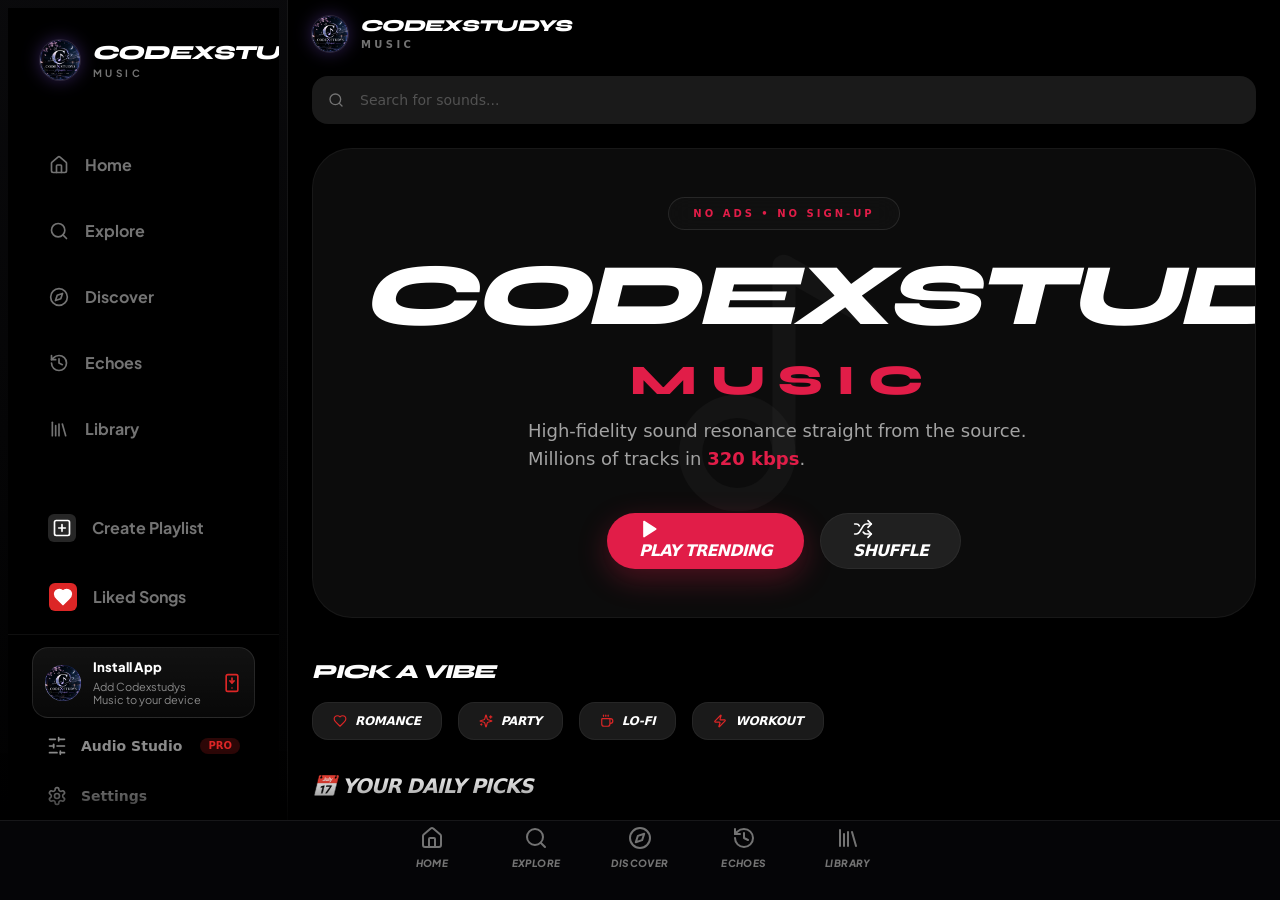
<file: index.html>
<!DOCTYPE html><!--Xupj8hpu9EOj09ljM2Tpg--><html lang="en" class="dark"><head><meta charSet="utf-8"/><meta name="viewport" content="width=device-width, initial-scale=1, viewport-fit=cover"/><link rel="stylesheet" href="/_next/static/css/5de9ea0412bca5a9.css" data-precedence="next"/><link rel="preload" as="script" fetchPriority="low" href="/_next/static/chunks/webpack-ef4996613e330968.js"/><script src="/_next/static/chunks/4bd1b696-21f374d1156f834a.js" async=""></script><script src="/_next/static/chunks/255-99e1d6b668e20fa1.js" async=""></script><script src="/_next/static/chunks/main-app-f9b5d20365cb8be2.js" async=""></script><script src="/_next/static/chunks/ceb9e9aa-7321e1c5d65de52c.js" async=""></script><script src="/_next/static/chunks/bc9e92e6-09dfa10330f82262.js" async=""></script><script src="/_next/static/chunks/830-9cb85eb3d7123755.js" async=""></script><script src="/_next/static/chunks/875-accf4f5b816f99c2.js" async=""></script><script src="/_next/static/chunks/671-54515bdc1e6a6f37.js" async=""></script><script src="/_next/static/chunks/398-cfe49b7c6900870e.js" async=""></script><script src="/_next/static/chunks/552-708b9793a1e28279.js" async=""></script><script src="/_next/static/chunks/619-9168df9c2a29b74b.js" async=""></script><script src="/_next/static/chunks/413-7c1e0265fe8eb18c.js" async=""></script><script src="/_next/static/chunks/402-611cc13401a769c3.js" async=""></script><script src="/_next/static/chunks/app/layout-cx7e2a9p1prem.js" async=""></script><script src="/_next/static/chunks/app/page-c3157a4976007671.js" async=""></script><title>Codexstudys Music - Play, Study, Vibe</title><meta name="description" content="Clean, modern music discovery."/><link rel="manifest" href="/manifest.webmanifest"/><meta name="theme-color" content="#000000"/><link rel="icon" href="/favicon.ico" sizes="48x48"/><link rel="icon" type="image/png" sizes="32x32" href="/icons/favicon-32.png"/><link rel="apple-touch-icon" href="/icons/apple-touch-icon.png"/><meta name="mobile-web-app-capable" content="yes"/><meta name="apple-mobile-web-app-capable" content="yes"/><meta name="apple-mobile-web-app-title" content="Codexstudys"/><meta name="apple-mobile-web-app-status-bar-style" content="black-translucent"/><script src="/_next/static/chunks/polyfills-42372ed130431b0a.js" noModule=""></script><link rel="preconnect" href="https://fonts.googleapis.com"/><link rel="preconnect" href="https://fonts.gstatic.com" crossorigin=""/><link rel="stylesheet" href="https://fonts.googleapis.com/css2?family=Plus+Jakarta+Sans:wght@400;500;600;700;800&amp;family=Syne:wght@700;800&amp;display=swap"/><link rel="stylesheet" href="/cx.css"/><script src="/cx-premium.js"></script><script src="/cx-shell.js"></script></head><body class="antialiased bg-black text-white h-svh overflow-hidden flex flex-col font-sans relative"><div hidden=""><!--$--><!--/$--></div><div class="flex flex-1 overflow-hidden relative"><aside class="hidden md:flex w-72 bg-black flex-col gap-2 p-2 h-full border-r border-white/5 shrink-0 z-40"><div class="flex flex-col gap-2 h-full bg-black overflow-y-auto no-scrollbar pb-24"><div class="p-8 mb-4"><a class="flex items-center gap-3 group" href="/"><img src="/icons/logo-mark-128.png" alt="" width="40" height="40" class="cx-logo cx-logo--lg"/><span class="cx-word"><b>Codexstudys</b><small>Music</small></span></a></div><nav class="flex flex-col gap-2 px-6"><a class="flex items-center gap-4 px-4 py-4 rounded-2xl text-base font-bold transition-all group border text-white bg-white/10 border-white/5" href="/"><svg xmlns="http://www.w3.org/2000/svg" width="24" height="24" viewBox="0 0 24 24" fill="none" stroke="currentColor" stroke-width="2" stroke-linecap="round" stroke-linejoin="round" class="lucide lucide-house h-5 w-5 transition-colors text-primary"><path d="M15 21v-8a1 1 0 0 0-1-1h-4a1 1 0 0 0-1 1v8"></path><path d="M3 10a2 2 0 0 1 .709-1.528l7-5.999a2 2 0 0 1 2.582 0l7 5.999A2 2 0 0 1 21 10v9a2 2 0 0 1-2 2H5a2 2 0 0 1-2-2z"></path></svg>Home</a><a class="flex items-center gap-4 px-4 py-4 rounded-2xl text-base font-bold transition-all group border border-transparent text-neutral-500 hover:text-white hover:bg-white/5" href="/genres"><svg xmlns="http://www.w3.org/2000/svg" width="24" height="24" viewBox="0 0 24 24" fill="none" stroke="currentColor" stroke-width="2" stroke-linecap="round" stroke-linejoin="round" class="lucide lucide-search h-5 w-5 transition-colors text-neutral-500 group-hover:text-white"><circle cx="11" cy="11" r="8"></circle><path d="m21 21-4.3-4.3"></path></svg>Explore</a><a class="flex items-center gap-4 px-4 py-4 rounded-2xl text-base font-bold transition-all group border border-transparent text-neutral-500 hover:text-white hover:bg-white/5" href="/discover"><svg xmlns="http://www.w3.org/2000/svg" width="24" height="24" viewBox="0 0 24 24" fill="none" stroke="currentColor" stroke-width="2" stroke-linecap="round" stroke-linejoin="round" class="lucide lucide-compass h-5 w-5 transition-colors text-neutral-500 group-hover:text-white"><circle cx="12" cy="12" r="10"></circle><polygon points="16.24 7.76 14.12 14.12 7.76 16.24 9.88 9.88 16.24 7.76"></polygon></svg>Discover</a><a class="flex items-center gap-4 px-4 py-4 rounded-2xl text-base font-bold transition-all group border border-transparent text-neutral-500 hover:text-white hover:bg-white/5" href="/insights"><svg xmlns="http://www.w3.org/2000/svg" width="24" height="24" viewBox="0 0 24 24" fill="none" stroke="currentColor" stroke-width="2" stroke-linecap="round" stroke-linejoin="round" class="lucide lucide-history h-5 w-5 transition-colors text-neutral-500 group-hover:text-white"><path d="M3 12a9 9 0 1 0 9-9 9.75 9.75 0 0 0-6.74 2.74L3 8"></path><path d="M3 3v5h5"></path><path d="M12 7v5l4 2"></path></svg>Echoes</a><a class="flex items-center gap-4 px-4 py-4 rounded-2xl text-base font-bold transition-all group border border-transparent text-neutral-500 hover:text-white hover:bg-white/5" href="/library"><svg xmlns="http://www.w3.org/2000/svg" width="24" height="24" viewBox="0 0 24 24" fill="none" stroke="currentColor" stroke-width="2" stroke-linecap="round" stroke-linejoin="round" class="lucide lucide-library h-5 w-5 transition-colors text-neutral-500 group-hover:text-white"><path d="m16 6 4 14"></path><path d="M12 6v14"></path><path d="M8 8v12"></path><path d="M4 4v16"></path></svg>Library</a></nav><div class="mt-8 flex flex-col gap-2 px-6"><button class="flex items-center gap-4 px-4 py-4 rounded-2xl text-base font-bold text-neutral-500 hover:text-white hover:bg-white/5 transition-all group"><div class="bg-neutral-800 text-white p-1 rounded-md group-hover:bg-neutral-700"><svg xmlns="http://www.w3.org/2000/svg" width="24" height="24" viewBox="0 0 24 24" fill="none" stroke="currentColor" stroke-width="2" stroke-linecap="round" stroke-linejoin="round" class="lucide lucide-square-plus h-5 w-5"><rect width="18" height="18" x="3" y="3" rx="2"></rect><path d="M8 12h8"></path><path d="M12 8v8"></path></svg></div>Create Playlist</button><a class="flex items-center gap-4 px-4 py-4 rounded-2xl text-base font-bold transition-all group border border-transparent text-neutral-500 hover:text-white hover:bg-white/5" href="/liked"><div class="bg-gradient-to-br from-primary to-red-600 text-white p-1 rounded-md"><svg xmlns="http://www.w3.org/2000/svg" width="24" height="24" viewBox="0 0 24 24" fill="none" stroke="currentColor" stroke-width="2" stroke-linecap="round" stroke-linejoin="round" class="lucide lucide-heart h-5 w-5 fill-white"><path d="M19 14c1.49-1.46 3-3.21 3-5.5A5.5 5.5 0 0 0 16.5 3c-1.76 0-3 .5-4.5 2-1.5-1.5-2.74-2-4.5-2A5.5 5.5 0 0 0 2 8.5c0 2.3 1.5 4.05 3 5.5l7 7Z"></path></svg></div><span class="flex-1">Liked Songs</span></a></div><div class="mt-4 px-10 flex-1"><p class="text-[10px] text-neutral-600 uppercase font-black tracking-widest mb-4 opacity-50">Playlists</p><div class="space-y-2"></div></div></div></aside><div class="flex-1 flex flex-col overflow-hidden relative"><main class="flex-1 overflow-y-auto relative custom-scrollbar bg-black pb-48"><div class="h-screen flex items-center justify-center bg-black"><svg xmlns="http://www.w3.org/2000/svg" width="24" height="24" viewBox="0 0 24 24" fill="none" stroke="currentColor" stroke-width="2" stroke-linecap="round" stroke-linejoin="round" class="lucide lucide-loader-circle h-8 w-8 text-primary animate-spin"><path d="M21 12a9 9 0 1 1-6.219-8.56"></path></svg></div><!--$--><!--/$--></main></div></div><div class="fixed bottom-0 left-0 right-0 z-[100] flex flex-col bg-black shadow-[0_-20px_40px_rgba(0,0,0,0.8)]"><nav class="h-20 bg-black border-t border-white/5 flex items-center shrink-0 w-full relative z-[100] pb-6 px-6 select-none safe-area-bottom"><div class="flex w-full items-center justify-between gap-2 max-w-lg mx-auto"><a class="flex flex-col items-center gap-1.5 transition-all duration-300 flex-1 py-2 lag-free-tap text-primary" href="/"><svg xmlns="http://www.w3.org/2000/svg" width="24" height="24" viewBox="0 0 24 24" fill="none" stroke="currentColor" stroke-width="2" stroke-linecap="round" stroke-linejoin="round" class="lucide lucide-house h-6 w-6 transition-transform text-primary scale-110"><path d="M15 21v-8a1 1 0 0 0-1-1h-4a1 1 0 0 0-1 1v8"></path><path d="M3 10a2 2 0 0 1 .709-1.528l7-5.999a2 2 0 0 1 2.582 0l7 5.999A2 2 0 0 1 21 10v9a2 2 0 0 1-2 2H5a2 2 0 0 1-2-2z"></path></svg><span class="text-[10px] font-black uppercase tracking-tight italic text-center text-primary">HOME</span></a><a class="flex flex-col items-center gap-1.5 transition-all duration-300 flex-1 py-2 lag-free-tap text-neutral-500 hover:text-neutral-300" href="/genres"><svg xmlns="http://www.w3.org/2000/svg" width="24" height="24" viewBox="0 0 24 24" fill="none" stroke="currentColor" stroke-width="2" stroke-linecap="round" stroke-linejoin="round" class="lucide lucide-search h-6 w-6 transition-transform"><circle cx="11" cy="11" r="8"></circle><path d="m21 21-4.3-4.3"></path></svg><span class="text-[10px] font-black uppercase tracking-tight italic text-center text-neutral-500">EXPLORE</span></a><a class="flex flex-col items-center gap-1.5 transition-all duration-300 flex-1 py-2 lag-free-tap text-neutral-500 hover:text-neutral-300" href="/discover"><svg xmlns="http://www.w3.org/2000/svg" width="24" height="24" viewBox="0 0 24 24" fill="none" stroke="currentColor" stroke-width="2" stroke-linecap="round" stroke-linejoin="round" class="lucide lucide-compass h-6 w-6 transition-transform"><circle cx="12" cy="12" r="10"></circle><polygon points="16.24 7.76 14.12 14.12 7.76 16.24 9.88 9.88 16.24 7.76"></polygon></svg><span class="text-[10px] font-black uppercase tracking-tight italic text-center text-neutral-500">DISCOVER</span></a><a class="flex flex-col items-center gap-1.5 transition-all duration-300 flex-1 py-2 lag-free-tap text-neutral-500 hover:text-neutral-300" href="/insights"><svg xmlns="http://www.w3.org/2000/svg" width="24" height="24" viewBox="0 0 24 24" fill="none" stroke="currentColor" stroke-width="2" stroke-linecap="round" stroke-linejoin="round" class="lucide lucide-history h-6 w-6 transition-transform"><path d="M3 12a9 9 0 1 0 9-9 9.75 9.75 0 0 0-6.74 2.74L3 8"></path><path d="M3 3v5h5"></path><path d="M12 7v5l4 2"></path></svg><span class="text-[10px] font-black uppercase tracking-tight italic text-center text-neutral-500">ECHOES</span></a><a class="flex flex-col items-center gap-1.5 transition-all duration-300 flex-1 py-2 lag-free-tap text-neutral-500 hover:text-neutral-300" href="/library"><svg xmlns="http://www.w3.org/2000/svg" width="24" height="24" viewBox="0 0 24 24" fill="none" stroke="currentColor" stroke-width="2" stroke-linecap="round" stroke-linejoin="round" class="lucide lucide-library h-6 w-6 transition-transform"><path d="m16 6 4 14"></path><path d="M12 6v14"></path><path d="M8 8v12"></path><path d="M4 4v16"></path></svg><span class="text-[10px] font-black uppercase tracking-tight italic text-center text-neutral-500">LIBRARY</span></a></div></nav></div><div role="region" aria-label="Notifications (F8)" tabindex="-1" style="pointer-events:none"><ol tabindex="-1" class="fixed top-0 z-[100] flex max-h-screen w-full flex-col-reverse p-4 sm:bottom-0 sm:right-0 sm:top-auto sm:flex-col md:max-w-[420px]"></ol></div><script src="/_next/static/chunks/webpack-ef4996613e330968.js" id="_R_" async=""></script><script>(self.__next_f=self.__next_f||[]).push([0])</script><script>self.__next_f.push([1,"1:\"$Sreact.fragment\"\n2:I[2038,[\"644\",\"static/chunks/ceb9e9aa-7321e1c5d65de52c.js\",\"992\",\"static/chunks/bc9e92e6-09dfa10330f82262.js\",\"830\",\"static/chunks/830-9cb85eb3d7123755.js\",\"875\",\"static/chunks/875-accf4f5b816f99c2.js\",\"671\",\"static/chunks/671-54515bdc1e6a6f37.js\",\"398\",\"static/chunks/398-cfe49b7c6900870e.js\",\"552\",\"static/chunks/552-708b9793a1e28279.js\",\"619\",\"static/chunks/619-9168df9c2a29b74b.js\",\"413\",\"static/chunks/413-7c1e0265fe8eb18c.js\",\"402\",\"static/chunks/402-611cc13401a769c3.js\",\"177\",\"static/chunks/app/layout-cx7e2a9p1prem.js\"],\"FirebaseClientProvider\"]\n3:I[7078,[\"644\",\"static/chunks/ceb9e9aa-7321e1c5d65de52c.js\",\"992\",\"static/chunks/bc9e92e6-09dfa10330f82262.js\",\"830\",\"static/chunks/830-9cb85eb3d7123755.js\",\"875\",\"static/chunks/875-accf4f5b816f99c2.js\",\"671\",\"static/chunks/671-54515bdc1e6a6f37.js\",\"398\",\"static/chunks/398-cfe49b7c6900870e.js\",\"552\",\"static/chunks/552-708b9793a1e28279.js\",\"619\",\"static/chunks/619-9168df9c2a29b74b.js\",\"413\",\"static/chunks/413-7c1e0265fe8eb18c.js\",\"402\",\"static/chunks/402-611cc13401a769c3.js\",\"177\",\"static/chunks/app/layout-cx7e2a9p1prem.js\"],\"MusicProvider\"]\n4:I[3085,[\"644\",\"static/chunks/ceb9e9aa-7321e1c5d65de52c.js\",\"992\",\"static/chunks/bc9e92e6-09dfa10330f82262.js\",\"830\",\"static/chunks/830-9cb85eb3d7123755.js\",\"875\",\"static/chunks/875-accf4f5b816f99c2.js\",\"671\",\"static/chunks/671-54515bdc1e6a6f37.js\",\"398\",\"static/chunks/398-cfe49b7c6900870e.js\",\"552\",\"static/chunks/552-708b9793a1e28279.js\",\"619\",\"static/chunks/619-9168df9c2a29b74b.js\",\"413\",\"static/chunks/413-7c1e0265fe8eb18c.js\",\"402\",\"static/chunks/402-611cc13401a769c3.js\",\"177\",\"static/chunks/app/layout-cx7e2a9p1prem.js\"],\"Sidebar\"]\n5:I[3085,[\"644\",\"static/chunks/ceb9e9aa-7321e1c5d65de52c.js\",\"992\",\"static/chunks/bc9e92e6-09dfa10330f82262.js\",\"830\",\"static/chunks/830-9cb85eb3d7123755.js\",\"875\",\"static/chunks/875-accf4f5b816f99c2.js\",\"671\",\"static/chunks/671-54515bdc1e6a6f37.js\",\"398\",\"static/chunks/398-cfe49b7c6900870e.js\",\"552\",\"static/chunks/552-708b9793a1e28279.js\",\"619\",\"static/chunks/619-9168df9c2a29b74b.js\",\"413\",\"static/chunks/413-7c1e0265fe8eb18c.js\",\"402\",\"static/chunks/402-611cc13401a769c3.js\",\"177\",\"static/chunks/app/layout-cx7e2a9p1prem.js\"],\"Header\"]\n6:I[9766,[],\"\"]\n7:I[8924,[],\"\"]\n8:I[1372,[\"644\",\"static/chunks/ceb9e9aa-7321e1c5d65de52c.js\",\"992\",\"static/chunks/bc9e92e6-09dfa10330f82262.js\",\"830\",\"static/chunks/830-9cb85eb3d7123755.js\",\"875\",\"static/chunks/875-accf4f5b816f99c2.js\",\"671\",\"static/chunks/671-54515bdc1e6a6f37.js\",\"398\",\"static/chunks/398-cfe49b7c6900870e.js\",\"552\",\"static/chunks/552-708b9793a1e28279.js\",\"619\",\"static/chunks/619-9168df9c2a29b74b.js\",\"413\",\"static/chunks/413-7c1e0265fe8eb18c.js\",\"402\",\"static/chunks/402-611cc13401a769c3.js\",\"177\",\"static/chunks/app/layout-cx7e2a9p1prem.js\"],\"NowPlayingBar\"]\n9:I[5326,[\"644\",\"static/chunks/ceb9e9aa-7321e1c5d65de52c.js\",\"992\",\"static/chunks/bc9e92e6-09dfa10330f82262.js\",\"830\",\"static/chunks/830-9cb85eb3d7123755.js\",\"875\",\"static/chunks/875-accf4f5b816f99c2.js\",\"671\",\"static/chunks/671-54515bdc1e6a6f37.js\",\"398\",\"static/chunks/398-cfe49b7c6900870e.js\",\"552\",\"static/chunks/552-708b9793a1e28279.js\",\"619\",\"static/chunks/619-9168df9c2a29b74b.js\",\"413\",\"static/chunks/413-7c1e0265fe8eb18c.js\",\"402\",\"static/chunks/402-611cc13401a769c3.js\",\"177\",\"static/chunks/app/layout-cx7e2a9p1prem.js\"],\"BottomNav\"]\na:I[8178,[\"644\",\"static/chunks/ceb9e9aa-7321e1c5d65de52c.js\",\"992\",\"static/chunks/bc9e92e6-09dfa10330f82262.js\",\"830\",\"static/chunks/830-9cb85eb3d7123755.js\",\"875\",\"static/chunks/875-accf4f5b816f99c2.js\",\"671\",\"static/chunks/671-54515bdc1e6a6f37.js\",\"398\",\"static/chunks/398-cfe49b7c6900870e.js\",\"552\",\"static/chunks/552-708b9793a1e28279.js\",\"619\",\"static/chunks/619-9168df9c2a29b74b.js\",\"413\",\"static/chunks/413-7c1e0265fe8eb18c.js\",\"402\",\"static/chunks/402-611cc13401a769c3.js\",\"177\",\"static/chunks/app/layout-cx7e2a9p1prem.js\"],\"FullScreenPlayer\"]\nb:I[4427,[\"644\",\"static/chunks/ceb9e9aa-7321e1c5d65de52c.js\",\"992\",\"static/chunks/bc9e92e6-09dfa10330f82262.js\",\"830\",\"static/chunks/830-9cb85eb3d7123755.js\",\"875\",\"static/chunks/875-accf4f5b816f99c2.js\",\"671\",\"static/chunks/671-54515bdc1e6a6f37.js\",\"398\",\"static/chunks/398-cfe49b7c6900870e.js\",\"552\",\"static/chunks/552-708b9793a1e28279.js\",\"619\",\"static/chunks/619-9168df9c2a29b74b.js\",\"413\",\"static/chunks/413-7c1e0265fe8eb18c.js\",\"402\",\"static/chunks/402-611cc13401a769c3.js\",\"177\",\"static/chunks/app/layout-cx7e2a9p1prem.js\"],\"LyricsDrawer\"]\nc:I[3522,[\"644\",\"static/chunks/ceb9e9aa-7321e1c5d65de52c.js\",\"992\",\"static/chunks/bc9e92e6-09dfa10330f82262.js\",\"830\",\"static/chunks/830-9cb85eb3d7123755.js\",\"875\",\"static/chunks/875-accf4f5b816f99c2.js\",\"671\",\"static/chunks/671-54515bdc1e6a6f37.js\",\"398\",\"static/chunks/398-cfe49b7c6900870e.js\",\"552\",\"static/chunks/552-708b9793a1e28279.js\",\"619\",\"static/chunks/619-9168df9c2a29b74b.js\",\"413\",\"static/chunks/413-7c1e0265fe8eb18c.js\",\"402\",\"static/chunks/402-611cc13401a769c3.js\",\"177\",\"static/chunks/app/layout-cx7e2a9p1prem.js\"],\"QueueDrawer\"]\nd:I[8516,[\"644\",\"static/chunks/ceb9e9aa-7321e1c5d65de52c.js\",\"992\",\"static/chunks/bc9e92e6-09dfa10330f82262.js\",\"830\",\"static/chunks/830-9cb85eb3d7123755.js\",\"875\",\"static/chunks/875-accf4f5b816f99c2.js\",\"671\",\"static/chunks/671-54515bdc1e6a6f37.js\",\"398\",\"static/chunks/398-cfe49b7c6900870e.js\",\"552\",\"static/chunks/552-708b9793a1e28279.js\",\"619\",\"static/chunks/619-9168df9c2a29b74b.js\",\"413\",\"static/chunks/413-7c1e0265fe8eb18c.js\",\"402\",\"static/chunks/402-611cc13401a769c3.js\",\"177\",\"static/chunks/app/layout-cx7e2a9p1prem.js\"],\"Toaster\"]\ne:I[1959,[],\"ClientPageRoot\"]\nf:I[6471,[\"830\",\"static/chunks/830-9cb85eb3d7123755.js\",\"875\",\"static/chunks/875-accf4f5b816f99c2.js\",\"402\",\"static/chunks/402-611cc13401a769c3.js\",\"974\",\"static/chunks/app/page-c3157a4976007671.js\"],\"default\"]\n12:I[4431,[],\"OutletBoundary\"]\n14:I[5278,[],\"AsyncMetadataOutlet\"]\n16:I[4431,[],\"ViewportBoundary\"]\n18:I[4431,[],\"MetadataBoundary\"]\n19:\"$Sreact.suspense\"\n1b:I[7150,[],\"\"]\n:HL[\"/_next/static/css/5de9ea0412bca5a9.css\",\"style\"]\n0:{\"P\":null,\"b\":\"Xupj8hpu9EOj09ljM2Tpg\",\"p\":\"\",\"c\":[\"\",\"\"],\"i\":false,\"f\":[[[\"\",{\"children\":[\"__PAGE__\",{}]},\"$undefined\",\"$undefined\",true],[\"\",[\"$\",\"$1\",\"c\",{\"children\":[[[\"$\",\"link\",\"0\",{\"rel\":\"stylesheet\",\"href\":\"/_next/static/css/5de9ea0412bca5a9.css\",\"precedence\":\"next\",\"crossOrigin\":\"$undefined\",\"nonce\":\"$undefined\"}]],[\"$\",\"html\",null,{\"lang\":\"en\",\"className\":\"dark\",\"children\":[\"$\",\"body\",null,{\"className\":\"antialiased bg-black text-white h-svh overflow-hidden flex flex-col font-sans relative\",\"children\":[\"$\",\"$L2\",null,{\"children\":[\"$\",\"$L3\",null,{\"children\":[[\"$\",\"div\",null,{\"className\":\"flex flex-1 overflow-hidden relative\",\"children\":[[\"$\",\"$L4\",null,{}],[\"$\",\"div\",null,{\"className\":\"flex-1 flex flex-col overflow-hidden relative\",\"children\":[[\"$\",\"$L5\",null,{}],[\"$\",\"main\",null,{\"className\":\"flex-1 overflow-y-auto relative custom-scrollbar bg-black pb-48\",\"children\":[\"$\",\"$L6\",null,{\"parallelRouterKey\":\"children\",\"error\":\"$undefined\",\"errorStyles\":\"$undefined\",\"errorScripts\":\"$undefined\",\"template\":[\"$\",\"$L7\",null,{}],\"templateStyles\":\"$undefined\",\"templateScripts\":\"$undefined\",\"notFound\":[[[\"$\",\"title\",null,{\"children\":\"404: This page could not be found.\"}],[\"$\",\"div\",null,{\"style\":{\"fontFamily\":\"system-ui,\\\"Segoe UI\\\",Roboto,Helvetica,Arial,sans-serif,\\\"Apple Color Emoji\\\",\\\"Segoe UI Emoji\\\"\",\"height\":\"100vh\",\"textAlign\":\"center\",\"display\":\"flex\",\"flexDirection\":\"column\",\"alignItems\":\"center\",\"justifyContent\":\"center\"},\"children\":[\"$\",\"div\",null,{\"children\":[[\"$\",\"style\",null,{\"dangerouslySetInnerHTML\":{\"__html\":\"body{color:#000;background:#fff;margin:0}.next-error-h1{border-right:1px solid rgba(0,0,0,.3)}@media (prefers-color-scheme:dark){body{color:#fff;background:#000}.next-error-h1{border-right:1px solid rgba(255,255,255,.3)}}\"}}],[\"$\",\"h1\",null,{\"className\":\"next-error-h1\",\"style\":{\"display\":\"inline-block\",\"margin\":\"0 20px 0 0\",\"padding\":\"0 23px 0 0\",\"fontSize\":24,\"fontWeight\":500,\"verticalAlign\":\"top\",\"lineHeight\":\"49px\"},\"children\":404}],[\"$\",\"div\",null,{\"style\":{\"display\":\"inline-block\"},\"children\":[\"$\",\"h2\",null,{\"style\":{\"fontSize\":14,\"fontWeight\":400,\"lineHeight\":\"49px\",\"margin\":0},\"children\":\"This page could not be found.\"}]}]]}]}]],[]],\"forbidden\":\"$undefined\",\"unauthorized\":\"$undefined\"}]}]]}]]}],[\"$\",\"div\",null,{\"className\":\"fixed bottom-0 left-0 right-0 z-[100] flex flex-col bg-black shadow-[0_-20px_40px_rgba(0,0,0,0.8)]\",\"children\":[[\"$\",\"$L8\",null,{}],[\"$\",\"$L9\",null,{}]]}],[\"$\",\"$La\",null,{}],[\"$\",\"$Lb\",null,{}],[\"$\",\"$Lc\",null,{}],[\"$\",\"$Ld\",null,{}]]}]}]}]}]]}],{\"children\":[\"__PAGE__\",[\"$\",\"$1\",\"c\",{\"children\":[[\"$\",\"$Le\",null,{\"Component\":\"$f\",\"searchParams\":{},\"params\":{},\"promises\":[\"$@10\",\"$@11\"]}],null,[\"$\",\"$L12\",null,{\"children\":[\"$L13\",[\"$\",\"$L14\",null,{\"promise\":\"$@15\"}]]}]]}],{},null,false]},null,false],[\"$\",\"$1\",\"h\",{\"children\":[null,[[\"$\",\"$L16\",null,{\"children\":\"$L17\"}],null],[\"$\",\"$L18\",null,{\"children\":[\"$\",\"div\",null,{\"hidden\":true,\"children\":[\"$\",\"$19\",null,{\"fallback\":null,\"children\":\"$L1a\"}]}]}]]}],false]],\"m\":\"$undefined\",\"G\":[\"$1b\",[]],\"s\":false,\"S\":true}\n10:{}\n11:\"$0:f:0:1:2:children:1:props:children:0:props:params\"\n17:[[\"$\",\"meta\",\"0\",{\"charSet\":\"utf-8\"}],[\"$\",\"meta\",\"1\",{\"name\":\"viewport\",\"content\":\"width=device-width, initial-scale=1, viewport-fit=cover\"}]]\n13:null\n1c:I[622,[],\"IconMark\"]\n15:{\"metadata\":[[\"$\",\"title\",\"0\",{\"children\":\"Codexstudys Music - Play, Study, Vibe\"}],[\"$\",\"meta\",\"1\",{\"name\":\"description\",\"content\":\"Clean, modern music discovery.\"}],[\"$\",\"link\",\"2\",{\"rel\":\"icon\",\"href\":\"/favicon.ico\",\"sizes\":\"48x48\"}],[\"$\",\"link\",\"4\",{\"rel\":\"icon\",\"href\":\"/icons/favicon-32.png\",\"type\":\"image/png\",\"sizes\":\"32x32\"}],[\"$\",\"link\",\"5\",{\"rel\":\"apple-touch-icon\",\"href\":\"/icons/apple-touch-icon.png\"}],[\"$\",\"link\",\"6\",{\"rel\":\"manifest\",\"href\":\"/manifest.webmanifest\"}],[\"$\",\"meta\",\"7\",{\"name\":\"theme-color\",\"content\":\"#000000\"}],[\"$\",\"meta\",\"8\",{\"name\":\"mobile-web-app-capable\",\"content\":\"yes\"}],[\"$\",\"meta\",\"9\",{\"name\":\"apple-mobile-web-app-title\",\"content\":\"Codexstudys\"}],[\"$\",\"$L1c\",\"3\",{}]],\"error\":null,\"digest\":\"$undefined\"}\n1a:\"$15:metadata\"\n"])</script></body></html>
</file>
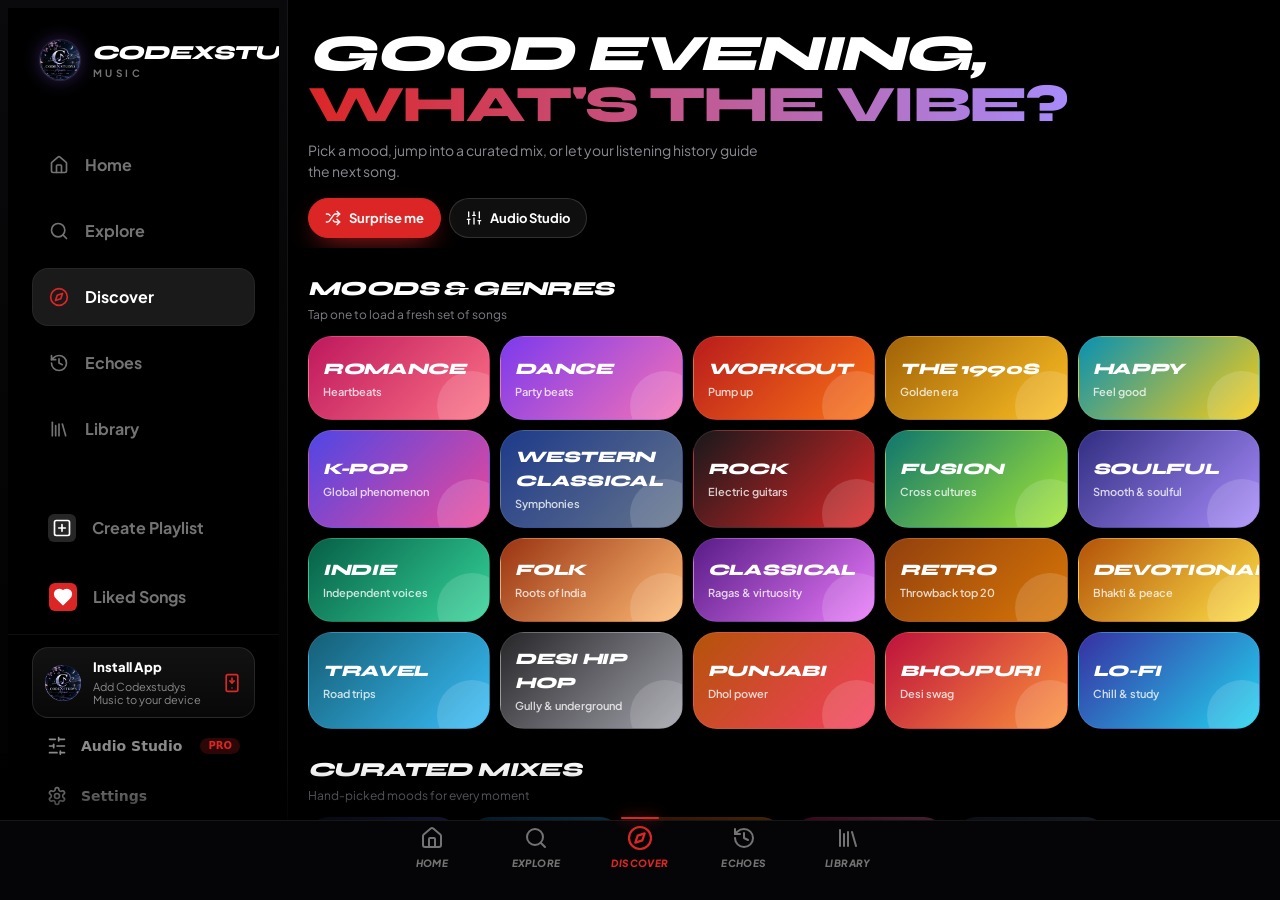
<file: discover.html>
<!DOCTYPE html><!--Xupj8hpu9EOj09ljM2Tpg--><html lang="en" class="dark"><head><meta charSet="utf-8"/><meta name="viewport" content="width=device-width, initial-scale=1, viewport-fit=cover"/><link rel="stylesheet" href="/_next/static/css/5de9ea0412bca5a9.css" data-precedence="next"/><link rel="preload" as="script" fetchPriority="low" href="/_next/static/chunks/webpack-ef4996613e330968.js"/><script src="/_next/static/chunks/4bd1b696-21f374d1156f834a.js" async=""></script><script src="/_next/static/chunks/255-99e1d6b668e20fa1.js" async=""></script><script src="/_next/static/chunks/main-app-f9b5d20365cb8be2.js" async=""></script><script src="/_next/static/chunks/ceb9e9aa-7321e1c5d65de52c.js" async=""></script><script src="/_next/static/chunks/bc9e92e6-09dfa10330f82262.js" async=""></script><script src="/_next/static/chunks/830-9cb85eb3d7123755.js" async=""></script><script src="/_next/static/chunks/875-accf4f5b816f99c2.js" async=""></script><script src="/_next/static/chunks/671-54515bdc1e6a6f37.js" async=""></script><script src="/_next/static/chunks/398-cfe49b7c6900870e.js" async=""></script><script src="/_next/static/chunks/552-708b9793a1e28279.js" async=""></script><script src="/_next/static/chunks/619-9168df9c2a29b74b.js" async=""></script><script src="/_next/static/chunks/413-7c1e0265fe8eb18c.js" async=""></script><script src="/_next/static/chunks/402-611cc13401a769c3.js" async=""></script><script src="/_next/static/chunks/app/layout-cx7e2a9p1prem.js" async=""></script><script src="/_next/static/chunks/825-63f76a7658f4b6c6.js" async=""></script><script src="/_next/static/chunks/622-ee89d23457bfb91b.js" async=""></script><script src="/_next/static/chunks/824-489aeb92f4ce80ab.js" async=""></script><script src="/_next/static/chunks/app/discover/page-cx5c1d0hulk01.js" async=""></script><title>Discover - Codexstudys Music</title><meta name="description" content="Clean, modern music discovery."/><link rel="manifest" href="/manifest.webmanifest"/><meta name="theme-color" content="#000000"/><link rel="icon" href="/favicon.ico" sizes="48x48"/><link rel="icon" type="image/png" sizes="32x32" href="/icons/favicon-32.png"/><link rel="apple-touch-icon" href="/icons/apple-touch-icon.png"/><meta name="mobile-web-app-capable" content="yes"/><meta name="apple-mobile-web-app-capable" content="yes"/><meta name="apple-mobile-web-app-title" content="Codexstudys"/><meta name="apple-mobile-web-app-status-bar-style" content="black-translucent"/><script src="/_next/static/chunks/polyfills-42372ed130431b0a.js" noModule=""></script><link rel="preconnect" href="https://fonts.googleapis.com"/><link rel="preconnect" href="https://fonts.gstatic.com" crossorigin=""/><link rel="stylesheet" href="https://fonts.googleapis.com/css2?family=Plus+Jakarta+Sans:wght@400;500;600;700;800&amp;family=Syne:wght@700;800&amp;display=swap"/><link rel="stylesheet" href="/cx.css"/><script src="/cx-premium.js"></script><script src="/cx-shell.js"></script></head><body class="antialiased bg-black text-white h-svh overflow-hidden flex flex-col font-sans relative"><div hidden=""><!--$--><!--/$--></div><div class="flex flex-1 overflow-hidden relative"><aside class="hidden md:flex w-72 bg-black flex-col gap-2 p-2 h-full border-r border-white/5 shrink-0 z-40"><div class="flex flex-col gap-2 h-full bg-black overflow-y-auto no-scrollbar pb-24"><div class="p-8 mb-4"><a class="flex items-center gap-3 group" href="/"><img src="/icons/logo-mark-128.png" alt="" width="40" height="40" class="cx-logo cx-logo--lg"/><span class="cx-word"><b>Codexstudys</b><small>Music</small></span></a></div><nav class="flex flex-col gap-2 px-6"><a class="flex items-center gap-4 px-4 py-4 rounded-2xl text-base font-bold transition-all group border border-transparent text-neutral-500 hover:text-white hover:bg-white/5" href="/"><svg xmlns="http://www.w3.org/2000/svg" width="24" height="24" viewBox="0 0 24 24" fill="none" stroke="currentColor" stroke-width="2" stroke-linecap="round" stroke-linejoin="round" class="lucide lucide-house h-5 w-5 transition-colors text-neutral-500 group-hover:text-white"><path d="M15 21v-8a1 1 0 0 0-1-1h-4a1 1 0 0 0-1 1v8"></path><path d="M3 10a2 2 0 0 1 .709-1.528l7-5.999a2 2 0 0 1 2.582 0l7 5.999A2 2 0 0 1 21 10v9a2 2 0 0 1-2 2H5a2 2 0 0 1-2-2z"></path></svg>Home</a><a class="flex items-center gap-4 px-4 py-4 rounded-2xl text-base font-bold transition-all group border border-transparent text-neutral-500 hover:text-white hover:bg-white/5" href="/genres"><svg xmlns="http://www.w3.org/2000/svg" width="24" height="24" viewBox="0 0 24 24" fill="none" stroke="currentColor" stroke-width="2" stroke-linecap="round" stroke-linejoin="round" class="lucide lucide-search h-5 w-5 transition-colors text-neutral-500 group-hover:text-white"><circle cx="11" cy="11" r="8"></circle><path d="m21 21-4.3-4.3"></path></svg>Explore</a><a class="flex items-center gap-4 px-4 py-4 rounded-2xl text-base font-bold transition-all group border text-white bg-white/10 border-white/5" href="/discover"><svg xmlns="http://www.w3.org/2000/svg" width="24" height="24" viewBox="0 0 24 24" fill="none" stroke="currentColor" stroke-width="2" stroke-linecap="round" stroke-linejoin="round" class="lucide lucide-compass h-5 w-5 transition-colors text-primary"><circle cx="12" cy="12" r="10"></circle><polygon points="16.24 7.76 14.12 14.12 7.76 16.24 9.88 9.88 16.24 7.76"></polygon></svg>Discover</a><a class="flex items-center gap-4 px-4 py-4 rounded-2xl text-base font-bold transition-all group border border-transparent text-neutral-500 hover:text-white hover:bg-white/5" href="/insights"><svg xmlns="http://www.w3.org/2000/svg" width="24" height="24" viewBox="0 0 24 24" fill="none" stroke="currentColor" stroke-width="2" stroke-linecap="round" stroke-linejoin="round" class="lucide lucide-history h-5 w-5 transition-colors text-neutral-500 group-hover:text-white"><path d="M3 12a9 9 0 1 0 9-9 9.75 9.75 0 0 0-6.74 2.74L3 8"></path><path d="M3 3v5h5"></path><path d="M12 7v5l4 2"></path></svg>Echoes</a><a class="flex items-center gap-4 px-4 py-4 rounded-2xl text-base font-bold transition-all group border border-transparent text-neutral-500 hover:text-white hover:bg-white/5" href="/library"><svg xmlns="http://www.w3.org/2000/svg" width="24" height="24" viewBox="0 0 24 24" fill="none" stroke="currentColor" stroke-width="2" stroke-linecap="round" stroke-linejoin="round" class="lucide lucide-library h-5 w-5 transition-colors text-neutral-500 group-hover:text-white"><path d="m16 6 4 14"></path><path d="M12 6v14"></path><path d="M8 8v12"></path><path d="M4 4v16"></path></svg>Library</a></nav><div class="mt-8 flex flex-col gap-2 px-6"><button class="flex items-center gap-4 px-4 py-4 rounded-2xl text-base font-bold text-neutral-500 hover:text-white hover:bg-white/5 transition-all group"><div class="bg-neutral-800 text-white p-1 rounded-md group-hover:bg-neutral-700"><svg xmlns="http://www.w3.org/2000/svg" width="24" height="24" viewBox="0 0 24 24" fill="none" stroke="currentColor" stroke-width="2" stroke-linecap="round" stroke-linejoin="round" class="lucide lucide-square-plus h-5 w-5"><rect width="18" height="18" x="3" y="3" rx="2"></rect><path d="M8 12h8"></path><path d="M12 8v8"></path></svg></div>Create Playlist</button><a class="flex items-center gap-4 px-4 py-4 rounded-2xl text-base font-bold transition-all group border border-transparent text-neutral-500 hover:text-white hover:bg-white/5" href="/liked"><div class="bg-gradient-to-br from-primary to-red-600 text-white p-1 rounded-md"><svg xmlns="http://www.w3.org/2000/svg" width="24" height="24" viewBox="0 0 24 24" fill="none" stroke="currentColor" stroke-width="2" stroke-linecap="round" stroke-linejoin="round" class="lucide lucide-heart h-5 w-5 fill-white"><path d="M19 14c1.49-1.46 3-3.21 3-5.5A5.5 5.5 0 0 0 16.5 3c-1.76 0-3 .5-4.5 2-1.5-1.5-2.74-2-4.5-2A5.5 5.5 0 0 0 2 8.5c0 2.3 1.5 4.05 3 5.5l7 7Z"></path></svg></div><span class="flex-1">Liked Songs</span></a></div><div class="mt-4 px-10 flex-1"><p class="text-[10px] text-neutral-600 uppercase font-black tracking-widest mb-4 opacity-50">Playlists</p><div class="space-y-2"></div></div></div></aside><div class="flex-1 flex flex-col overflow-hidden relative"><header class="flex md:hidden items-center justify-between p-5 bg-black/90 backdrop-blur-xl border-b border-white/5 sticky top-0 z-[55]"><a class="flex items-center gap-2 group shrink-0" href="/"><img src="/icons/logo-mark-128.png" alt="" width="36" height="36" class="cx-logo"/><span class="cx-word cx-word--sm"><b>Codexstudys</b><small>Music</small></span></a><button class="inline-flex items-center justify-center gap-2 whitespace-nowrap text-sm font-medium ring-offset-background transition-colors focus-visible:outline-none focus-visible:ring-2 focus-visible:ring-ring focus-visible:ring-offset-2 disabled:pointer-events-none disabled:opacity-50 [&amp;_svg]:pointer-events-none [&amp;_svg]:size-4 [&amp;_svg]:shrink-0 hover:text-accent-foreground text-white hover:bg-white/5 rounded-xl h-12 w-12" type="button" aria-haspopup="dialog" aria-expanded="false" aria-controls="radix-_R_j3b_" data-state="closed"><svg xmlns="http://www.w3.org/2000/svg" width="24" height="24" viewBox="0 0 24 24" fill="none" stroke="currentColor" stroke-width="2" stroke-linecap="round" stroke-linejoin="round" class="lucide lucide-menu h-7 w-7"><line x1="4" x2="20" y1="12" y2="12"></line><line x1="4" x2="20" y1="6" y2="6"></line><line x1="4" x2="20" y1="18" y2="18"></line></svg><span class="sr-only">Open menu</span></button></header><main class="flex-1 overflow-y-auto relative custom-scrollbar bg-black pb-48"><div class="dc"></div><!--$--><!--/$--></main></div></div><div class="fixed bottom-0 left-0 right-0 z-[100] flex flex-col bg-black shadow-[0_-20px_40px_rgba(0,0,0,0.8)]"><nav class="h-20 bg-black border-t border-white/5 flex items-center shrink-0 w-full relative z-[100] pb-6 px-6 select-none safe-area-bottom"><div class="flex w-full items-center justify-between gap-2 max-w-lg mx-auto"><a class="flex flex-col items-center gap-1.5 transition-all duration-300 flex-1 py-2 lag-free-tap text-neutral-500 hover:text-neutral-300" href="/"><svg xmlns="http://www.w3.org/2000/svg" width="24" height="24" viewBox="0 0 24 24" fill="none" stroke="currentColor" stroke-width="2" stroke-linecap="round" stroke-linejoin="round" class="lucide lucide-house h-6 w-6 transition-transform"><path d="M15 21v-8a1 1 0 0 0-1-1h-4a1 1 0 0 0-1 1v8"></path><path d="M3 10a2 2 0 0 1 .709-1.528l7-5.999a2 2 0 0 1 2.582 0l7 5.999A2 2 0 0 1 21 10v9a2 2 0 0 1-2 2H5a2 2 0 0 1-2-2z"></path></svg><span class="text-[10px] font-black uppercase tracking-tight italic text-center text-neutral-500">HOME</span></a><a class="flex flex-col items-center gap-1.5 transition-all duration-300 flex-1 py-2 lag-free-tap text-neutral-500 hover:text-neutral-300" href="/genres"><svg xmlns="http://www.w3.org/2000/svg" width="24" height="24" viewBox="0 0 24 24" fill="none" stroke="currentColor" stroke-width="2" stroke-linecap="round" stroke-linejoin="round" class="lucide lucide-search h-6 w-6 transition-transform"><circle cx="11" cy="11" r="8"></circle><path d="m21 21-4.3-4.3"></path></svg><span class="text-[10px] font-black uppercase tracking-tight italic text-center text-neutral-500">EXPLORE</span></a><a class="flex flex-col items-center gap-1.5 transition-all duration-300 flex-1 py-2 lag-free-tap text-primary" href="/discover"><svg xmlns="http://www.w3.org/2000/svg" width="24" height="24" viewBox="0 0 24 24" fill="none" stroke="currentColor" stroke-width="2" stroke-linecap="round" stroke-linejoin="round" class="lucide lucide-compass h-6 w-6 transition-transform text-primary scale-110"><circle cx="12" cy="12" r="10"></circle><polygon points="16.24 7.76 14.12 14.12 7.76 16.24 9.88 9.88 16.24 7.76"></polygon></svg><span class="text-[10px] font-black uppercase tracking-tight italic text-center text-primary">DISCOVER</span></a><a class="flex flex-col items-center gap-1.5 transition-all duration-300 flex-1 py-2 lag-free-tap text-neutral-500 hover:text-neutral-300" href="/insights"><svg xmlns="http://www.w3.org/2000/svg" width="24" height="24" viewBox="0 0 24 24" fill="none" stroke="currentColor" stroke-width="2" stroke-linecap="round" stroke-linejoin="round" class="lucide lucide-history h-6 w-6 transition-transform"><path d="M3 12a9 9 0 1 0 9-9 9.75 9.75 0 0 0-6.74 2.74L3 8"></path><path d="M3 3v5h5"></path><path d="M12 7v5l4 2"></path></svg><span class="text-[10px] font-black uppercase tracking-tight italic text-center text-neutral-500">ECHOES</span></a><a class="flex flex-col items-center gap-1.5 transition-all duration-300 flex-1 py-2 lag-free-tap text-neutral-500 hover:text-neutral-300" href="/library"><svg xmlns="http://www.w3.org/2000/svg" width="24" height="24" viewBox="0 0 24 24" fill="none" stroke="currentColor" stroke-width="2" stroke-linecap="round" stroke-linejoin="round" class="lucide lucide-library h-6 w-6 transition-transform"><path d="m16 6 4 14"></path><path d="M12 6v14"></path><path d="M8 8v12"></path><path d="M4 4v16"></path></svg><span class="text-[10px] font-black uppercase tracking-tight italic text-center text-neutral-500">LIBRARY</span></a></div></nav></div><div role="region" aria-label="Notifications (F8)" tabindex="-1" style="pointer-events:none"><ol tabindex="-1" class="fixed top-0 z-[100] flex max-h-screen w-full flex-col-reverse p-4 sm:bottom-0 sm:right-0 sm:top-auto sm:flex-col md:max-w-[420px]"></ol></div><script src="/_next/static/chunks/webpack-ef4996613e330968.js" id="_R_" async=""></script><script>(self.__next_f=self.__next_f||[]).push([0])</script><script>self.__next_f.push([1,"1:\"$Sreact.fragment\"\n2:I[2038,[\"644\",\"static/chunks/ceb9e9aa-7321e1c5d65de52c.js\",\"992\",\"static/chunks/bc9e92e6-09dfa10330f82262.js\",\"830\",\"static/chunks/830-9cb85eb3d7123755.js\",\"875\",\"static/chunks/875-accf4f5b816f99c2.js\",\"671\",\"static/chunks/671-54515bdc1e6a6f37.js\",\"398\",\"static/chunks/398-cfe49b7c6900870e.js\",\"552\",\"static/chunks/552-708b9793a1e28279.js\",\"619\",\"static/chunks/619-9168df9c2a29b74b.js\",\"413\",\"static/chunks/413-7c1e0265fe8eb18c.js\",\"402\",\"static/chunks/402-611cc13401a769c3.js\",\"177\",\"static/chunks/app/layout-cx7e2a9p1prem.js\"],\"FirebaseClientProvider\"]\n3:I[7078,[\"644\",\"static/chunks/ceb9e9aa-7321e1c5d65de52c.js\",\"992\",\"static/chunks/bc9e92e6-09dfa10330f82262.js\",\"830\",\"static/chunks/830-9cb85eb3d7123755.js\",\"875\",\"static/chunks/875-accf4f5b816f99c2.js\",\"671\",\"static/chunks/671-54515bdc1e6a6f37.js\",\"398\",\"static/chunks/398-cfe49b7c6900870e.js\",\"552\",\"static/chunks/552-708b9793a1e28279.js\",\"619\",\"static/chunks/619-9168df9c2a29b74b.js\",\"413\",\"static/chunks/413-7c1e0265fe8eb18c.js\",\"402\",\"static/chunks/402-611cc13401a769c3.js\",\"177\",\"static/chunks/app/layout-cx7e2a9p1prem.js\"],\"MusicProvider\"]\n4:I[3085,[\"644\",\"static/chunks/ceb9e9aa-7321e1c5d65de52c.js\",\"992\",\"static/chunks/bc9e92e6-09dfa10330f82262.js\",\"830\",\"static/chunks/830-9cb85eb3d7123755.js\",\"875\",\"static/chunks/875-accf4f5b816f99c2.js\",\"671\",\"static/chunks/671-54515bdc1e6a6f37.js\",\"398\",\"static/chunks/398-cfe49b7c6900870e.js\",\"552\",\"static/chunks/552-708b9793a1e28279.js\",\"619\",\"static/chunks/619-9168df9c2a29b74b.js\",\"413\",\"static/chunks/413-7c1e0265fe8eb18c.js\",\"402\",\"static/chunks/402-611cc13401a769c3.js\",\"177\",\"static/chunks/app/layout-cx7e2a9p1prem.js\"],\"Sidebar\"]\n5:I[3085,[\"644\",\"static/chunks/ceb9e9aa-7321e1c5d65de52c.js\",\"992\",\"static/chunks/bc9e92e6-09dfa10330f82262.js\",\"830\",\"static/chunks/830-9cb85eb3d7123755.js\",\"875\",\"static/chunks/875-accf4f5b816f99c2.js\",\"671\",\"static/chunks/671-54515bdc1e6a6f37.js\",\"398\",\"static/chunks/398-cfe49b7c6900870e.js\",\"552\",\"static/chunks/552-708b9793a1e28279.js\",\"619\",\"static/chunks/619-9168df9c2a29b74b.js\",\"413\",\"static/chunks/413-7c1e0265fe8eb18c.js\",\"402\",\"static/chunks/402-611cc13401a769c3.js\",\"177\",\"static/chunks/app/layout-cx7e2a9p1prem.js\"],\"Header\"]\n6:I[9766,[],\"\"]\n7:I[8924,[],\"\"]\n8:I[1372,[\"644\",\"static/chunks/ceb9e9aa-7321e1c5d65de52c.js\",\"992\",\"static/chunks/bc9e92e6-09dfa10330f82262.js\",\"830\",\"static/chunks/830-9cb85eb3d7123755.js\",\"875\",\"static/chunks/875-accf4f5b816f99c2.js\",\"671\",\"static/chunks/671-54515bdc1e6a6f37.js\",\"398\",\"static/chunks/398-cfe49b7c6900870e.js\",\"552\",\"static/chunks/552-708b9793a1e28279.js\",\"619\",\"static/chunks/619-9168df9c2a29b74b.js\",\"413\",\"static/chunks/413-7c1e0265fe8eb18c.js\",\"402\",\"static/chunks/402-611cc13401a769c3.js\",\"177\",\"static/chunks/app/layout-cx7e2a9p1prem.js\"],\"NowPlayingBar\"]\n9:I[5326,[\"644\",\"static/chunks/ceb9e9aa-7321e1c5d65de52c.js\",\"992\",\"static/chunks/bc9e92e6-09dfa10330f82262.js\",\"830\",\"static/chunks/830-9cb85eb3d7123755.js\",\"875\",\"static/chunks/875-accf4f5b816f99c2.js\",\"671\",\"static/chunks/671-54515bdc1e6a6f37.js\",\"398\",\"static/chunks/398-cfe49b7c6900870e.js\",\"552\",\"static/chunks/552-708b9793a1e28279.js\",\"619\",\"static/chunks/619-9168df9c2a29b74b.js\",\"413\",\"static/chunks/413-7c1e0265fe8eb18c.js\",\"402\",\"static/chunks/402-611cc13401a769c3.js\",\"177\",\"static/chunks/app/layout-cx7e2a9p1prem.js\"],\"BottomNav\"]\na:I[8178,[\"644\",\"static/chunks/ceb9e9aa-7321e1c5d65de52c.js\",\"992\",\"static/chunks/bc9e92e6-09dfa10330f82262.js\",\"830\",\"static/chunks/830-9cb85eb3d7123755.js\",\"875\",\"static/chunks/875-accf4f5b816f99c2.js\",\"671\",\"static/chunks/671-54515bdc1e6a6f37.js\",\"398\",\"static/chunks/398-cfe49b7c6900870e.js\",\"552\",\"static/chunks/552-708b9793a1e28279.js\",\"619\",\"static/chunks/619-9168df9c2a29b74b.js\",\"413\",\"static/chunks/413-7c1e0265fe8eb18c.js\",\"402\",\"static/chunks/402-611cc13401a769c3.js\",\"177\",\"static/chunks/app/layout-cx7e2a9p1prem.js\"],\"FullScreenPlayer\"]\nb:I[4427,[\"644\",\"static/chunks/ceb9e9aa-7321e1c5d65de52c.js\",\"992\",\"static/chunks/bc9e92e6-09dfa10330f82262.js\",\"830\",\"static/chunks/830-9cb85eb3d7123755.js\",\"875\",\"static/chunks/875-accf4f5b816f99c2.js\",\"671\",\"static/chunks/671-54515bdc1e6a6f37.js\",\"398\",\"static/chunks/398-cfe49b7c6900870e.js\",\"552\",\"static/chunks/552-708b9793a1e28279.js\",\"619\",\"static/chunks/619-9168df9c2a29b74b.js\",\"413\",\"static/chunks/413-7c1e0265fe8eb18c.js\",\"402\",\"static/chunks/402-611cc13401a769c3.js\",\"177\",\"static/chunks/app/layout-cx7e2a9p1prem.js\"],\"LyricsDrawer\"]\nc:I[3522,[\"644\",\"static/chunks/ceb9e9aa-7321e1c5d65de52c.js\",\"992\",\"static/chunks/bc9e92e6-09dfa10330f82262.js\",\"830\",\"static/chunks/830-9cb85eb3d7123755.js\",\"875\",\"static/chunks/875-accf4f5b816f99c2.js\",\"671\",\"static/chunks/671-54515bdc1e6a6f37.js\",\"398\",\"static/chunks/398-cfe49b7c6900870e.js\",\"552\",\"static/chunks/552-708b9793a1e28279.js\",\"619\",\"static/chunks/619-9168df9c2a29b74b.js\",\"413\",\"static/chunks/413-7c1e0265fe8eb18c.js\",\"402\",\"static/chunks/402-611cc13401a769c3.js\",\"177\",\"static/chunks/app/layout-cx7e2a9p1prem.js\"],\"QueueDrawer\"]\nd:I[8516,[\"644\",\"static/chunks/ceb9e9aa-7321e1c5d65de52c.js\",\"992\",\"static/chunks/bc9e92e6-09dfa10330f82262.js\",\"830\",\"static/chunks/830-9cb85eb3d7123755.js\",\"875\",\"static/chunks/875-accf4f5b816f99c2.js\",\"671\",\"static/chunks/671-54515bdc1e6a6f37.js\",\"398\",\"static/chunks/398-cfe49b7c6900870e.js\",\"552\",\"static/chunks/552-708b9793a1e28279.js\",\"619\",\"static/chunks/619-9168df9c2a29b74b.js\",\"413\",\"static/chunks/413-7c1e0265fe8eb18c.js\",\"402\",\"static/chunks/402-611cc13401a769c3.js\",\"177\",\"static/chunks/app/layout-cx7e2a9p1prem.js\"],\"Toaster\"]\ne:I[1959,[],\"ClientPageRoot\"]\nf:I[9011,[\"830\",\"static/chunks/830-9cb85eb3d7123755.js\",\"875\",\"static/chunks/875-accf4f5b816f99c2.js\",\"671\",\"static/chunks/671-54515bdc1e6a6f37.js\",\"825\",\"static/chunks/825-63f76a7658f4b6c6.js\",\"622\",\"static/chunks/622-ee89d23457bfb91b.js\",\"402\",\"static/chunks/402-611cc13401a769c3.js\",\"824\",\"static/chunks/824-489aeb92f4ce80ab.js\",\"9495\",\"static/chunks/app/discover/page-cx5c1d0hulk01.js\"],\"default\"]\n12:I[4431,[],\"OutletBoundary\"]\n14:I[5278,[],\"AsyncMetadataOutlet\"]\n16:I[4431,[],\"ViewportBoundary\"]\n18:I[4431,[],\"MetadataBoundary\"]\n19:\"$Sreact.suspense\"\n1b:I[7150,[],\"\"]\n:HL[\"/_next/static/css/5de9ea0412bca5a9.css\",\"style\"]\n0:{\"P\":null,\"b\":\"Xupj8hpu9EOj09ljM2Tpg\",\"p\":\"\",\"c\":[\"\",\"discover\"],\"i\":false,\"f\":[[[\"\",{\"children\":[\"discover\",{\"children\":[\"__PAGE__\",{}]}]},\"$undefined\",\"$undefined\",true],[\"\",[\"$\",\"$1\",\"c\",{\"children\":[[[\"$\",\"link\",\"0\",{\"rel\":\"stylesheet\",\"href\":\"/_next/static/css/5de9ea0412bca5a9.css\",\"precedence\":\"next\",\"crossOrigin\":\"$undefined\",\"nonce\":\"$undefined\"}]],[\"$\",\"html\",null,{\"lang\":\"en\",\"className\":\"dark\",\"children\":[\"$\",\"body\",null,{\"className\":\"antialiased bg-black text-white h-svh overflow-hidden flex flex-col font-sans relative\",\"children\":[\"$\",\"$L2\",null,{\"children\":[\"$\",\"$L3\",null,{\"children\":[[\"$\",\"div\",null,{\"className\":\"flex flex-1 overflow-hidden relative\",\"children\":[[\"$\",\"$L4\",null,{}],[\"$\",\"div\",null,{\"className\":\"flex-1 flex flex-col overflow-hidden relative\",\"children\":[[\"$\",\"$L5\",null,{}],[\"$\",\"main\",null,{\"className\":\"flex-1 overflow-y-auto relative custom-scrollbar bg-black pb-48\",\"children\":[\"$\",\"$L6\",null,{\"parallelRouterKey\":\"children\",\"error\":\"$undefined\",\"errorStyles\":\"$undefined\",\"errorScripts\":\"$undefined\",\"template\":[\"$\",\"$L7\",null,{}],\"templateStyles\":\"$undefined\",\"templateScripts\":\"$undefined\",\"notFound\":[[[\"$\",\"title\",null,{\"children\":\"404: This page could not be found.\"}],[\"$\",\"div\",null,{\"style\":{\"fontFamily\":\"system-ui,\\\"Segoe UI\\\",Roboto,Helvetica,Arial,sans-serif,\\\"Apple Color Emoji\\\",\\\"Segoe UI Emoji\\\"\",\"height\":\"100vh\",\"textAlign\":\"center\",\"display\":\"flex\",\"flexDirection\":\"column\",\"alignItems\":\"center\",\"justifyContent\":\"center\"},\"children\":[\"$\",\"div\",null,{\"children\":[[\"$\",\"style\",null,{\"dangerouslySetInnerHTML\":{\"__html\":\"body{color:#000;background:#fff;margin:0}.next-error-h1{border-right:1px solid rgba(0,0,0,.3)}@media (prefers-color-scheme:dark){body{color:#fff;background:#000}.next-error-h1{border-right:1px solid rgba(255,255,255,.3)}}\"}}],[\"$\",\"h1\",null,{\"className\":\"next-error-h1\",\"style\":{\"display\":\"inline-block\",\"margin\":\"0 20px 0 0\",\"padding\":\"0 23px 0 0\",\"fontSize\":24,\"fontWeight\":500,\"verticalAlign\":\"top\",\"lineHeight\":\"49px\"},\"children\":404}],[\"$\",\"div\",null,{\"style\":{\"display\":\"inline-block\"},\"children\":[\"$\",\"h2\",null,{\"style\":{\"fontSize\":14,\"fontWeight\":400,\"lineHeight\":\"49px\",\"margin\":0},\"children\":\"This page could not be found.\"}]}]]}]}]],[]],\"forbidden\":\"$undefined\",\"unauthorized\":\"$undefined\"}]}]]}]]}],[\"$\",\"div\",null,{\"className\":\"fixed bottom-0 left-0 right-0 z-[100] flex flex-col bg-black shadow-[0_-20px_40px_rgba(0,0,0,0.8)]\",\"children\":[[\"$\",\"$L8\",null,{}],[\"$\",\"$L9\",null,{}]]}],[\"$\",\"$La\",null,{}],[\"$\",\"$Lb\",null,{}],[\"$\",\"$Lc\",null,{}],[\"$\",\"$Ld\",null,{}]]}]}]}]}]]}],{\"children\":[\"discover\",[\"$\",\"$1\",\"c\",{\"children\":[null,[\"$\",\"$L6\",null,{\"parallelRouterKey\":\"children\",\"error\":\"$undefined\",\"errorStyles\":\"$undefined\",\"errorScripts\":\"$undefined\",\"template\":[\"$\",\"$L7\",null,{}],\"templateStyles\":\"$undefined\",\"templateScripts\":\"$undefined\",\"notFound\":\"$undefined\",\"forbidden\":\"$undefined\",\"unauthorized\":\"$undefined\"}]]}],{\"children\":[\"__PAGE__\",[\"$\",\"$1\",\"c\",{\"children\":[[\"$\",\"$Le\",null,{\"Component\":\"$f\",\"searchParams\":{},\"params\":{},\"promises\":[\"$@10\",\"$@11\"]}],null,[\"$\",\"$L12\",null,{\"children\":[\"$L13\",[\"$\",\"$L14\",null,{\"promise\":\"$@15\"}]]}]]}],{},null,false]},null,false]},null,false],[\"$\",\"$1\",\"h\",{\"children\":[null,[[\"$\",\"$L16\",null,{\"children\":\"$L17\"}],null],[\"$\",\"$L18\",null,{\"children\":[\"$\",\"div\",null,{\"hidden\":true,\"children\":[\"$\",\"$19\",null,{\"fallback\":null,\"children\":\"$L1a\"}]}]}]]}],false]],\"m\":\"$undefined\",\"G\":[\"$1b\",[]],\"s\":false,\"S\":true}\n10:{}\n11:\"$0:f:0:1:2:children:2:children:1:props:children:0:props:params\"\n17:[[\"$\",\"meta\",\"0\",{\"charSet\":\"utf-8\"}],[\"$\",\"meta\",\"1\",{\"name\":\"viewport\",\"content\":\"width=device-width, initial-scale=1, viewport-fit=cover\"}]]\n13:null\n1c:I[622,[],\"IconMark\"]\n15:{\"metadata\":[[\"$\",\"title\",\"0\",{\"children\":\"Discover - Codexstudys Music\"}],[\"$\",\"meta\",\"1\",{\"name\":\"description\",\"content\":\"Clean, modern music discovery.\"}],[\"$\",\"link\",\"2\",{\"rel\":\"icon\",\"href\":\"/favicon.ico\",\"sizes\":\"48x48\"}],[\"$\",\"link\",\"4\",{\"rel\":\"icon\",\"href\":\"/icons/favicon-32.png\",\"type\":\"image/png\",\"sizes\":\"32x32\"}],[\"$\",\"link\",\"5\",{\"rel\":\"apple-touch-icon\",\"href\":\"/icons/apple-touch-icon.png\"}],[\"$\",\"link\",\"6\",{\"rel\":\"manifest\",\"href\":\"/manifest.webmanifest\"}],[\"$\",\"meta\",\"7\",{\"name\":\"theme-color\",\"content\":\"#000000\"}],[\"$\",\"meta\",\"8\",{\"name\":\"mobile-web-app-capable\",\"content\":\"yes\"}],[\"$\",\"meta\",\"9\",{\"name\":\"apple-mobile-web-app-title\",\"content\":\"Codexstudys\"}],[\"$\",\"$L1c\",\"3\",{}]],\"error\":null,\"digest\":\"$undefined\"}\n1a:\"$15:metadata\"\n"])</script></body></html>
</file>
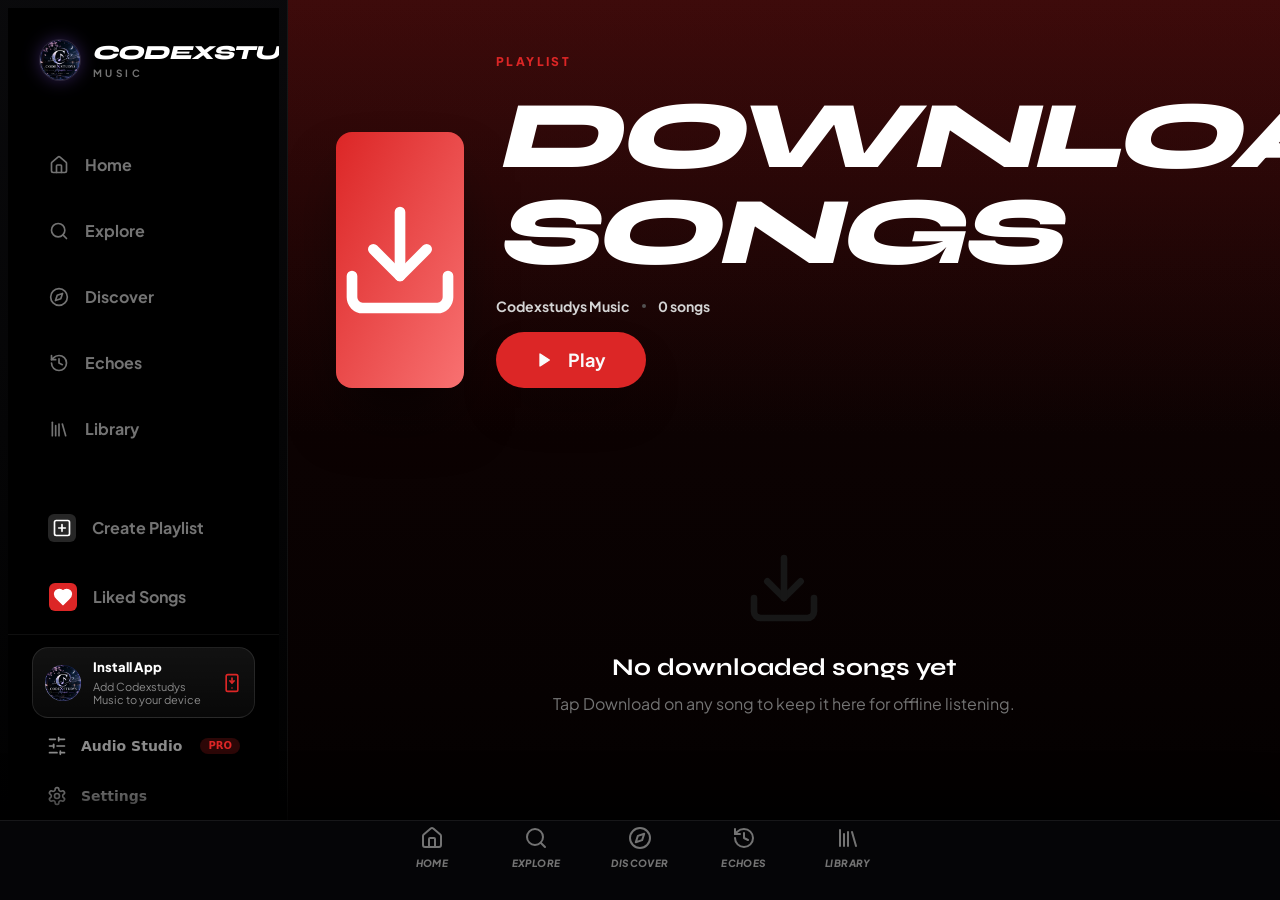
<file: downloads.html>
<!DOCTYPE html><!--Xupj8hpu9EOj09ljM2Tpg--><html lang="en" class="dark"><head><meta charSet="utf-8"/><meta name="viewport" content="width=device-width, initial-scale=1, viewport-fit=cover"/><link rel="stylesheet" href="/_next/static/css/5de9ea0412bca5a9.css" data-precedence="next"/><link rel="preload" as="script" fetchPriority="low" href="/_next/static/chunks/webpack-ef4996613e330968.js"/><script src="/_next/static/chunks/4bd1b696-21f374d1156f834a.js" async=""></script><script src="/_next/static/chunks/255-99e1d6b668e20fa1.js" async=""></script><script src="/_next/static/chunks/main-app-f9b5d20365cb8be2.js" async=""></script><script src="/_next/static/chunks/ceb9e9aa-7321e1c5d65de52c.js" async=""></script><script src="/_next/static/chunks/bc9e92e6-09dfa10330f82262.js" async=""></script><script src="/_next/static/chunks/830-9cb85eb3d7123755.js" async=""></script><script src="/_next/static/chunks/875-accf4f5b816f99c2.js" async=""></script><script src="/_next/static/chunks/671-54515bdc1e6a6f37.js" async=""></script><script src="/_next/static/chunks/398-cfe49b7c6900870e.js" async=""></script><script src="/_next/static/chunks/552-708b9793a1e28279.js" async=""></script><script src="/_next/static/chunks/619-9168df9c2a29b74b.js" async=""></script><script src="/_next/static/chunks/413-7c1e0265fe8eb18c.js" async=""></script><script src="/_next/static/chunks/402-611cc13401a769c3.js" async=""></script><script src="/_next/static/chunks/app/layout-cx7e2a9p1prem.js" async=""></script><script src="/_next/static/chunks/825-63f76a7658f4b6c6.js" async=""></script><script src="/_next/static/chunks/622-ee89d23457bfb91b.js" async=""></script><script src="/_next/static/chunks/824-489aeb92f4ce80ab.js" async=""></script><script src="/_next/static/chunks/app/downloads/page-cx0b1d3f7a9c5e21.js" async=""></script><title>Downloaded Songs - Codexstudys Music</title><meta name="description" content="Clean, modern music discovery."/><link rel="manifest" href="/manifest.webmanifest"/><meta name="theme-color" content="#000000"/><link rel="icon" href="/favicon.ico" sizes="48x48"/><link rel="icon" type="image/png" sizes="32x32" href="/icons/favicon-32.png"/><link rel="apple-touch-icon" href="/icons/apple-touch-icon.png"/><meta name="mobile-web-app-capable" content="yes"/><meta name="apple-mobile-web-app-capable" content="yes"/><meta name="apple-mobile-web-app-title" content="Codexstudys"/><meta name="apple-mobile-web-app-status-bar-style" content="black-translucent"/><script src="/_next/static/chunks/polyfills-42372ed130431b0a.js" noModule=""></script><link rel="preconnect" href="https://fonts.googleapis.com"/><link rel="preconnect" href="https://fonts.gstatic.com" crossorigin=""/><link rel="stylesheet" href="https://fonts.googleapis.com/css2?family=Plus+Jakarta+Sans:wght@400;500;600;700;800&amp;family=Syne:wght@700;800&amp;display=swap"/><link rel="stylesheet" href="/cx.css"/><script src="/cx-premium.js"></script><script src="/cx-shell.js"></script></head><body class="antialiased bg-black text-white h-svh overflow-hidden flex flex-col font-sans relative"><div hidden=""><!--$--><!--/$--></div><div class="flex flex-1 overflow-hidden relative"><aside class="hidden md:flex w-72 bg-black flex-col gap-2 p-2 h-full border-r border-white/5 shrink-0 z-40"><div class="flex flex-col gap-2 h-full bg-black overflow-y-auto no-scrollbar pb-24"><div class="p-8 mb-4"><a class="flex items-center gap-3 group" href="/"><img src="/icons/logo-mark-128.png" alt="" width="40" height="40" class="cx-logo cx-logo--lg"/><span class="cx-word"><b>Codexstudys</b><small>Music</small></span></a></div><nav class="flex flex-col gap-2 px-6"><a class="flex items-center gap-4 px-4 py-4 rounded-2xl text-base font-bold transition-all group border border-transparent text-neutral-500 hover:text-white hover:bg-white/5" href="/"><svg xmlns="http://www.w3.org/2000/svg" width="24" height="24" viewBox="0 0 24 24" fill="none" stroke="currentColor" stroke-width="2" stroke-linecap="round" stroke-linejoin="round" class="lucide lucide-house h-5 w-5 transition-colors text-neutral-500 group-hover:text-white"><path d="M15 21v-8a1 1 0 0 0-1-1h-4a1 1 0 0 0-1 1v8"></path><path d="M3 10a2 2 0 0 1 .709-1.528l7-5.999a2 2 0 0 1 2.582 0l7 5.999A2 2 0 0 1 21 10v9a2 2 0 0 1-2 2H5a2 2 0 0 1-2-2z"></path></svg>Home</a><a class="flex items-center gap-4 px-4 py-4 rounded-2xl text-base font-bold transition-all group border border-transparent text-neutral-500 hover:text-white hover:bg-white/5" href="/genres"><svg xmlns="http://www.w3.org/2000/svg" width="24" height="24" viewBox="0 0 24 24" fill="none" stroke="currentColor" stroke-width="2" stroke-linecap="round" stroke-linejoin="round" class="lucide lucide-search h-5 w-5 transition-colors text-neutral-500 group-hover:text-white"><circle cx="11" cy="11" r="8"></circle><path d="m21 21-4.3-4.3"></path></svg>Explore</a><a class="flex items-center gap-4 px-4 py-4 rounded-2xl text-base font-bold transition-all group border border-transparent text-neutral-500 hover:text-white hover:bg-white/5" href="/discover"><svg xmlns="http://www.w3.org/2000/svg" width="24" height="24" viewBox="0 0 24 24" fill="none" stroke="currentColor" stroke-width="2" stroke-linecap="round" stroke-linejoin="round" class="lucide lucide-compass h-5 w-5 transition-colors text-neutral-500 group-hover:text-white"><circle cx="12" cy="12" r="10"></circle><polygon points="16.24 7.76 14.12 14.12 7.76 16.24 9.88 9.88 16.24 7.76"></polygon></svg>Discover</a><a class="flex items-center gap-4 px-4 py-4 rounded-2xl text-base font-bold transition-all group border border-transparent text-neutral-500 hover:text-white hover:bg-white/5" href="/insights"><svg xmlns="http://www.w3.org/2000/svg" width="24" height="24" viewBox="0 0 24 24" fill="none" stroke="currentColor" stroke-width="2" stroke-linecap="round" stroke-linejoin="round" class="lucide lucide-history h-5 w-5 transition-colors text-neutral-500 group-hover:text-white"><path d="M3 12a9 9 0 1 0 9-9 9.75 9.75 0 0 0-6.74 2.74L3 8"></path><path d="M3 3v5h5"></path><path d="M12 7v5l4 2"></path></svg>Echoes</a><a class="flex items-center gap-4 px-4 py-4 rounded-2xl text-base font-bold transition-all group border border-transparent text-neutral-500 hover:text-white hover:bg-white/5" href="/library"><svg xmlns="http://www.w3.org/2000/svg" width="24" height="24" viewBox="0 0 24 24" fill="none" stroke="currentColor" stroke-width="2" stroke-linecap="round" stroke-linejoin="round" class="lucide lucide-library h-5 w-5 transition-colors text-neutral-500 group-hover:text-white"><path d="m16 6 4 14"></path><path d="M12 6v14"></path><path d="M8 8v12"></path><path d="M4 4v16"></path></svg>Library</a></nav><div class="mt-8 flex flex-col gap-2 px-6"><button class="flex items-center gap-4 px-4 py-4 rounded-2xl text-base font-bold text-neutral-500 hover:text-white hover:bg-white/5 transition-all group"><div class="bg-neutral-800 text-white p-1 rounded-md group-hover:bg-neutral-700"><svg xmlns="http://www.w3.org/2000/svg" width="24" height="24" viewBox="0 0 24 24" fill="none" stroke="currentColor" stroke-width="2" stroke-linecap="round" stroke-linejoin="round" class="lucide lucide-square-plus h-5 w-5"><rect width="18" height="18" x="3" y="3" rx="2"></rect><path d="M8 12h8"></path><path d="M12 8v8"></path></svg></div>Create Playlist</button><a class="flex items-center gap-4 px-4 py-4 rounded-2xl text-base font-bold transition-all group border border-transparent text-neutral-500 hover:text-white hover:bg-white/5" href="/liked"><div class="bg-gradient-to-br from-primary to-red-600 text-white p-1 rounded-md"><svg xmlns="http://www.w3.org/2000/svg" width="24" height="24" viewBox="0 0 24 24" fill="none" stroke="currentColor" stroke-width="2" stroke-linecap="round" stroke-linejoin="round" class="lucide lucide-heart h-5 w-5 fill-white"><path d="M19 14c1.49-1.46 3-3.21 3-5.5A5.5 5.5 0 0 0 16.5 3c-1.76 0-3 .5-4.5 2-1.5-1.5-2.74-2-4.5-2A5.5 5.5 0 0 0 2 8.5c0 2.3 1.5 4.05 3 5.5l7 7Z"></path></svg></div><span class="flex-1">Liked Songs</span></a></div><div class="mt-4 px-10 flex-1"><p class="text-[10px] text-neutral-600 uppercase font-black tracking-widest mb-4 opacity-50">Playlists</p><div class="space-y-2"></div></div></div></aside><div class="flex-1 flex flex-col overflow-hidden relative"><header class="flex md:hidden items-center justify-between p-5 bg-black/90 backdrop-blur-xl border-b border-white/5 sticky top-0 z-[55]"><a class="flex items-center gap-2 group shrink-0" href="/"><img src="/icons/logo-mark-128.png" alt="" width="36" height="36" class="cx-logo"/><span class="cx-word cx-word--sm"><b>Codexstudys</b><small>Music</small></span></a><button class="inline-flex items-center justify-center gap-2 whitespace-nowrap text-sm font-medium ring-offset-background transition-colors focus-visible:outline-none focus-visible:ring-2 focus-visible:ring-ring focus-visible:ring-offset-2 disabled:pointer-events-none disabled:opacity-50 [&amp;_svg]:pointer-events-none [&amp;_svg]:size-4 [&amp;_svg]:shrink-0 hover:text-accent-foreground text-white hover:bg-white/5 rounded-xl h-12 w-12" type="button" aria-haspopup="dialog" aria-expanded="false" aria-controls="radix-_R_j3b_" data-state="closed"><svg xmlns="http://www.w3.org/2000/svg" width="24" height="24" viewBox="0 0 24 24" fill="none" stroke="currentColor" stroke-width="2" stroke-linecap="round" stroke-linejoin="round" class="lucide lucide-menu h-7 w-7"><line x1="4" x2="20" y1="12" y2="12"></line><line x1="4" x2="20" y1="6" y2="6"></line><line x1="4" x2="20" y1="18" y2="18"></line></svg><span class="sr-only">Open menu</span></button></header><main class="flex-1 overflow-y-auto relative custom-scrollbar bg-black pb-48"><div class="pb-32 min-h-full bg-gradient-to-b from-primary/10 to-transparent"><header class="p-8 md:p-12 flex flex-col md:flex-row items-end gap-8 bg-gradient-to-b from-primary/20 to-transparent"><div class="w-48 h-48 md:w-64 md:h-64 shadow-[0_35px_60px_-15px_rgba(0,0,0,0.6)] bg-gradient-to-br from-primary to-red-400 flex items-center justify-center rounded-2xl"><svg xmlns="http://www.w3.org/2000/svg" width="24" height="24" viewBox="0 0 24 24" fill="none" stroke="currentColor" stroke-width="2" stroke-linecap="round" stroke-linejoin="round" class="lucide lucide-download h-24 w-24 md:h-32 md:w-32 text-white"><path d="M21 15v4a2 2 0 0 1-2 2H5a2 2 0 0 1-2-2v-4"></path><polyline points="7 10 12 15 17 10"></polyline><line x1="12" x2="12" y1="15" y2="3"></line></svg></div><div class="space-y-4"><span class="text-xs font-black uppercase tracking-[0.2em] text-primary">Playlist</span><h1 class="text-5xl md:text-8xl font-black tracking-tighter text-white uppercase italic">Downloaded Songs</h1><div class="flex items-center gap-3 text-sm font-bold text-neutral-300"><span>Codexstudys Music</span><div class="h-1 w-1 bg-neutral-600 rounded-full"></div><span>0<!-- --> songs</span></div><button class="inline-flex items-center justify-center gap-2 whitespace-nowrap ring-offset-background focus-visible:outline-none focus-visible:ring-2 focus-visible:ring-ring focus-visible:ring-offset-2 disabled:pointer-events-none disabled:opacity-50 [&amp;_svg]:pointer-events-none [&amp;_svg]:size-4 [&amp;_svg]:shrink-0 bg-primary text-primary-foreground hover:bg-primary/90 rounded-full px-10 h-14 text-lg font-bold shadow-2xl hover:scale-105 transition-transform"><svg xmlns="http://www.w3.org/2000/svg" width="24" height="24" viewBox="0 0 24 24" fill="none" stroke="currentColor" stroke-width="2" stroke-linecap="round" stroke-linejoin="round" class="lucide lucide-play mr-2 h-6 w-6 fill-current"><polygon points="6 3 20 12 6 21 6 3"></polygon></svg>Play</button></div></header><div class="p-8"><div class="py-20 flex flex-col items-center justify-center text-center space-y-6"><svg xmlns="http://www.w3.org/2000/svg" width="24" height="24" viewBox="0 0 24 24" fill="none" stroke="currentColor" stroke-width="2" stroke-linecap="round" stroke-linejoin="round" class="lucide lucide-download h-20 w-20 text-neutral-900"><path d="M21 15v4a2 2 0 0 1-2 2H5a2 2 0 0 1-2-2v-4"></path><polyline points="7 10 12 15 17 10"></polyline><line x1="12" x2="12" y1="15" y2="3"></line></svg><div class="space-y-2"><h2 class="text-2xl font-bold">No downloaded songs yet</h2><p class="text-neutral-500">Tap Download on any song to keep it here for offline listening.</p></div></div></div></div><!--$--><!--/$--></main></div></div><div class="fixed bottom-0 left-0 right-0 z-[100] flex flex-col bg-black shadow-[0_-20px_40px_rgba(0,0,0,0.8)]"><nav class="h-20 bg-black border-t border-white/5 flex items-center shrink-0 w-full relative z-[100] pb-6 px-6 select-none safe-area-bottom"><div class="flex w-full items-center justify-between gap-2 max-w-lg mx-auto"><a class="flex flex-col items-center gap-1.5 transition-all duration-300 flex-1 py-2 lag-free-tap text-neutral-500 hover:text-neutral-300" href="/"><svg xmlns="http://www.w3.org/2000/svg" width="24" height="24" viewBox="0 0 24 24" fill="none" stroke="currentColor" stroke-width="2" stroke-linecap="round" stroke-linejoin="round" class="lucide lucide-house h-6 w-6 transition-transform"><path d="M15 21v-8a1 1 0 0 0-1-1h-4a1 1 0 0 0-1 1v8"></path><path d="M3 10a2 2 0 0 1 .709-1.528l7-5.999a2 2 0 0 1 2.582 0l7 5.999A2 2 0 0 1 21 10v9a2 2 0 0 1-2 2H5a2 2 0 0 1-2-2z"></path></svg><span class="text-[10px] font-black uppercase tracking-tight italic text-center text-neutral-500">HOME</span></a><a class="flex flex-col items-center gap-1.5 transition-all duration-300 flex-1 py-2 lag-free-tap text-neutral-500 hover:text-neutral-300" href="/genres"><svg xmlns="http://www.w3.org/2000/svg" width="24" height="24" viewBox="0 0 24 24" fill="none" stroke="currentColor" stroke-width="2" stroke-linecap="round" stroke-linejoin="round" class="lucide lucide-search h-6 w-6 transition-transform"><circle cx="11" cy="11" r="8"></circle><path d="m21 21-4.3-4.3"></path></svg><span class="text-[10px] font-black uppercase tracking-tight italic text-center text-neutral-500">EXPLORE</span></a><a class="flex flex-col items-center gap-1.5 transition-all duration-300 flex-1 py-2 lag-free-tap text-neutral-500 hover:text-neutral-300" href="/discover"><svg xmlns="http://www.w3.org/2000/svg" width="24" height="24" viewBox="0 0 24 24" fill="none" stroke="currentColor" stroke-width="2" stroke-linecap="round" stroke-linejoin="round" class="lucide lucide-compass h-6 w-6 transition-transform"><circle cx="12" cy="12" r="10"></circle><polygon points="16.24 7.76 14.12 14.12 7.76 16.24 9.88 9.88 16.24 7.76"></polygon></svg><span class="text-[10px] font-black uppercase tracking-tight italic text-center text-neutral-500">DISCOVER</span></a><a class="flex flex-col items-center gap-1.5 transition-all duration-300 flex-1 py-2 lag-free-tap text-neutral-500 hover:text-neutral-300" href="/insights"><svg xmlns="http://www.w3.org/2000/svg" width="24" height="24" viewBox="0 0 24 24" fill="none" stroke="currentColor" stroke-width="2" stroke-linecap="round" stroke-linejoin="round" class="lucide lucide-history h-6 w-6 transition-transform"><path d="M3 12a9 9 0 1 0 9-9 9.75 9.75 0 0 0-6.74 2.74L3 8"></path><path d="M3 3v5h5"></path><path d="M12 7v5l4 2"></path></svg><span class="text-[10px] font-black uppercase tracking-tight italic text-center text-neutral-500">ECHOES</span></a><a class="flex flex-col items-center gap-1.5 transition-all duration-300 flex-1 py-2 lag-free-tap text-neutral-500 hover:text-neutral-300" href="/library"><svg xmlns="http://www.w3.org/2000/svg" width="24" height="24" viewBox="0 0 24 24" fill="none" stroke="currentColor" stroke-width="2" stroke-linecap="round" stroke-linejoin="round" class="lucide lucide-library h-6 w-6 transition-transform"><path d="m16 6 4 14"></path><path d="M12 6v14"></path><path d="M8 8v12"></path><path d="M4 4v16"></path></svg><span class="text-[10px] font-black uppercase tracking-tight italic text-center text-neutral-500">LIBRARY</span></a></div></nav></div><div role="region" aria-label="Notifications (F8)" tabindex="-1" style="pointer-events:none"><ol tabindex="-1" class="fixed top-0 z-[100] flex max-h-screen w-full flex-col-reverse p-4 sm:bottom-0 sm:right-0 sm:top-auto sm:flex-col md:max-w-[420px]"></ol></div><script src="/_next/static/chunks/webpack-ef4996613e330968.js" id="_R_" async=""></script><script>(self.__next_f=self.__next_f||[]).push([0])</script><script>self.__next_f.push([1,"1:\"$Sreact.fragment\"\n2:I[2038,[\"644\",\"static/chunks/ceb9e9aa-7321e1c5d65de52c.js\",\"992\",\"static/chunks/bc9e92e6-09dfa10330f82262.js\",\"830\",\"static/chunks/830-9cb85eb3d7123755.js\",\"875\",\"static/chunks/875-accf4f5b816f99c2.js\",\"671\",\"static/chunks/671-54515bdc1e6a6f37.js\",\"398\",\"static/chunks/398-cfe49b7c6900870e.js\",\"552\",\"static/chunks/552-708b9793a1e28279.js\",\"619\",\"static/chunks/619-9168df9c2a29b74b.js\",\"413\",\"static/chunks/413-7c1e0265fe8eb18c.js\",\"402\",\"static/chunks/402-611cc13401a769c3.js\",\"177\",\"static/chunks/app/layout-cx7e2a9p1prem.js\"],\"FirebaseClientProvider\"]\n3:I[7078,[\"644\",\"static/chunks/ceb9e9aa-7321e1c5d65de52c.js\",\"992\",\"static/chunks/bc9e92e6-09dfa10330f82262.js\",\"830\",\"static/chunks/830-9cb85eb3d7123755.js\",\"875\",\"static/chunks/875-accf4f5b816f99c2.js\",\"671\",\"static/chunks/671-54515bdc1e6a6f37.js\",\"398\",\"static/chunks/398-cfe49b7c6900870e.js\",\"552\",\"static/chunks/552-708b9793a1e28279.js\",\"619\",\"static/chunks/619-9168df9c2a29b74b.js\",\"413\",\"static/chunks/413-7c1e0265fe8eb18c.js\",\"402\",\"static/chunks/402-611cc13401a769c3.js\",\"177\",\"static/chunks/app/layout-cx7e2a9p1prem.js\"],\"MusicProvider\"]\n4:I[3085,[\"644\",\"static/chunks/ceb9e9aa-7321e1c5d65de52c.js\",\"992\",\"static/chunks/bc9e92e6-09dfa10330f82262.js\",\"830\",\"static/chunks/830-9cb85eb3d7123755.js\",\"875\",\"static/chunks/875-accf4f5b816f99c2.js\",\"671\",\"static/chunks/671-54515bdc1e6a6f37.js\",\"398\",\"static/chunks/398-cfe49b7c6900870e.js\",\"552\",\"static/chunks/552-708b9793a1e28279.js\",\"619\",\"static/chunks/619-9168df9c2a29b74b.js\",\"413\",\"static/chunks/413-7c1e0265fe8eb18c.js\",\"402\",\"static/chunks/402-611cc13401a769c3.js\",\"177\",\"static/chunks/app/layout-cx7e2a9p1prem.js\"],\"Sidebar\"]\n5:I[3085,[\"644\",\"static/chunks/ceb9e9aa-7321e1c5d65de52c.js\",\"992\",\"static/chunks/bc9e92e6-09dfa10330f82262.js\",\"830\",\"static/chunks/830-9cb85eb3d7123755.js\",\"875\",\"static/chunks/875-accf4f5b816f99c2.js\",\"671\",\"static/chunks/671-54515bdc1e6a6f37.js\",\"398\",\"static/chunks/398-cfe49b7c6900870e.js\",\"552\",\"static/chunks/552-708b9793a1e28279.js\",\"619\",\"static/chunks/619-9168df9c2a29b74b.js\",\"413\",\"static/chunks/413-7c1e0265fe8eb18c.js\",\"402\",\"static/chunks/402-611cc13401a769c3.js\",\"177\",\"static/chunks/app/layout-cx7e2a9p1prem.js\"],\"Header\"]\n6:I[9766,[],\"\"]\n7:I[8924,[],\"\"]\n8:I[1372,[\"644\",\"static/chunks/ceb9e9aa-7321e1c5d65de52c.js\",\"992\",\"static/chunks/bc9e92e6-09dfa10330f82262.js\",\"830\",\"static/chunks/830-9cb85eb3d7123755.js\",\"875\",\"static/chunks/875-accf4f5b816f99c2.js\",\"671\",\"static/chunks/671-54515bdc1e6a6f37.js\",\"398\",\"static/chunks/398-cfe49b7c6900870e.js\",\"552\",\"static/chunks/552-708b9793a1e28279.js\",\"619\",\"static/chunks/619-9168df9c2a29b74b.js\",\"413\",\"static/chunks/413-7c1e0265fe8eb18c.js\",\"402\",\"static/chunks/402-611cc13401a769c3.js\",\"177\",\"static/chunks/app/layout-cx7e2a9p1prem.js\"],\"NowPlayingBar\"]\n9:I[5326,[\"644\",\"static/chunks/ceb9e9aa-7321e1c5d65de52c.js\",\"992\",\"static/chunks/bc9e92e6-09dfa10330f82262.js\",\"830\",\"static/chunks/830-9cb85eb3d7123755.js\",\"875\",\"static/chunks/875-accf4f5b816f99c2.js\",\"671\",\"static/chunks/671-54515bdc1e6a6f37.js\",\"398\",\"static/chunks/398-cfe49b7c6900870e.js\",\"552\",\"static/chunks/552-708b9793a1e28279.js\",\"619\",\"static/chunks/619-9168df9c2a29b74b.js\",\"413\",\"static/chunks/413-7c1e0265fe8eb18c.js\",\"402\",\"static/chunks/402-611cc13401a769c3.js\",\"177\",\"static/chunks/app/layout-cx7e2a9p1prem.js\"],\"BottomNav\"]\na:I[8178,[\"644\",\"static/chunks/ceb9e9aa-7321e1c5d65de52c.js\",\"992\",\"static/chunks/bc9e92e6-09dfa10330f82262.js\",\"830\",\"static/chunks/830-9cb85eb3d7123755.js\",\"875\",\"static/chunks/875-accf4f5b816f99c2.js\",\"671\",\"static/chunks/671-54515bdc1e6a6f37.js\",\"398\",\"static/chunks/398-cfe49b7c6900870e.js\",\"552\",\"static/chunks/552-708b9793a1e28279.js\",\"619\",\"static/chunks/619-9168df9c2a29b74b.js\",\"413\",\"static/chunks/413-7c1e0265fe8eb18c.js\",\"402\",\"static/chunks/402-611cc13401a769c3.js\",\"177\",\"static/chunks/app/layout-cx7e2a9p1prem.js\"],\"FullScreenPlayer\"]\nb:I[4427,[\"644\",\"static/chunks/ceb9e9aa-7321e1c5d65de52c.js\",\"992\",\"static/chunks/bc9e92e6-09dfa10330f82262.js\",\"830\",\"static/chunks/830-9cb85eb3d7123755.js\",\"875\",\"static/chunks/875-accf4f5b816f99c2.js\",\"671\",\"static/chunks/671-54515bdc1e6a6f37.js\",\"398\",\"static/chunks/398-cfe49b7c6900870e.js\",\"552\",\"static/chunks/552-708b9793a1e28279.js\",\"619\",\"static/chunks/619-9168df9c2a29b74b.js\",\"413\",\"static/chunks/413-7c1e0265fe8eb18c.js\",\"402\",\"static/chunks/402-611cc13401a769c3.js\",\"177\",\"static/chunks/app/layout-cx7e2a9p1prem.js\"],\"LyricsDrawer\"]\nc:I[3522,[\"644\",\"static/chunks/ceb9e9aa-7321e1c5d65de52c.js\",\"992\",\"static/chunks/bc9e92e6-09dfa10330f82262.js\",\"830\",\"static/chunks/830-9cb85eb3d7123755.js\",\"875\",\"static/chunks/875-accf4f5b816f99c2.js\",\"671\",\"static/chunks/671-54515bdc1e6a6f37.js\",\"398\",\"static/chunks/398-cfe49b7c6900870e.js\",\"552\",\"static/chunks/552-708b9793a1e28279.js\",\"619\",\"static/chunks/619-9168df9c2a29b74b.js\",\"413\",\"static/chunks/413-7c1e0265fe8eb18c.js\",\"402\",\"static/chunks/402-611cc13401a769c3.js\",\"177\",\"static/chunks/app/layout-cx7e2a9p1prem.js\"],\"QueueDrawer\"]\nd:I[8516,[\"644\",\"static/chunks/ceb9e9aa-7321e1c5d65de52c.js\",\"992\",\"static/chunks/bc9e92e6-09dfa10330f82262.js\",\"830\",\"static/chunks/830-9cb85eb3d7123755.js\",\"875\",\"static/chunks/875-accf4f5b816f99c2.js\",\"671\",\"static/chunks/671-54515bdc1e6a6f37.js\",\"398\",\"static/chunks/398-cfe49b7c6900870e.js\",\"552\",\"static/chunks/552-708b9793a1e28279.js\",\"619\",\"static/chunks/619-9168df9c2a29b74b.js\",\"413\",\"static/chunks/413-7c1e0265fe8eb18c.js\",\"402\",\"static/chunks/402-611cc13401a769c3.js\",\"177\",\"static/chunks/app/layout-cx7e2a9p1prem.js\"],\"Toaster\"]\ne:I[1959,[],\"ClientPageRoot\"]\nf:I[9001,[\"830\",\"static/chunks/830-9cb85eb3d7123755.js\",\"875\",\"static/chunks/875-accf4f5b816f99c2.js\",\"671\",\"static/chunks/671-54515bdc1e6a6f37.js\",\"825\",\"static/chunks/825-63f76a7658f4b6c6.js\",\"622\",\"static/chunks/622-ee89d23457bfb91b.js\",\"402\",\"static/chunks/402-611cc13401a769c3.js\",\"824\",\"static/chunks/824-489aeb92f4ce80ab.js\",\"9485\",\"static/chunks/app/downloads/page-cx0b1d3f7a9c5e21.js\"],\"default\"]\n12:I[4431,[],\"OutletBoundary\"]\n14:I[5278,[],\"AsyncMetadataOutlet\"]\n16:I[4431,[],\"ViewportBoundary\"]\n18:I[4431,[],\"MetadataBoundary\"]\n19:\"$Sreact.suspense\"\n1b:I[7150,[],\"\"]\n:HL[\"/_next/static/css/5de9ea0412bca5a9.css\",\"style\"]\n0:{\"P\":null,\"b\":\"Xupj8hpu9EOj09ljM2Tpg\",\"p\":\"\",\"c\":[\"\",\"downloads\"],\"i\":false,\"f\":[[[\"\",{\"children\":[\"downloads\",{\"children\":[\"__PAGE__\",{}]}]},\"$undefined\",\"$undefined\",true],[\"\",[\"$\",\"$1\",\"c\",{\"children\":[[[\"$\",\"link\",\"0\",{\"rel\":\"stylesheet\",\"href\":\"/_next/static/css/5de9ea0412bca5a9.css\",\"precedence\":\"next\",\"crossOrigin\":\"$undefined\",\"nonce\":\"$undefined\"}]],[\"$\",\"html\",null,{\"lang\":\"en\",\"className\":\"dark\",\"children\":[\"$\",\"body\",null,{\"className\":\"antialiased bg-black text-white h-svh overflow-hidden flex flex-col font-sans relative\",\"children\":[\"$\",\"$L2\",null,{\"children\":[\"$\",\"$L3\",null,{\"children\":[[\"$\",\"div\",null,{\"className\":\"flex flex-1 overflow-hidden relative\",\"children\":[[\"$\",\"$L4\",null,{}],[\"$\",\"div\",null,{\"className\":\"flex-1 flex flex-col overflow-hidden relative\",\"children\":[[\"$\",\"$L5\",null,{}],[\"$\",\"main\",null,{\"className\":\"flex-1 overflow-y-auto relative custom-scrollbar bg-black pb-48\",\"children\":[\"$\",\"$L6\",null,{\"parallelRouterKey\":\"children\",\"error\":\"$undefined\",\"errorStyles\":\"$undefined\",\"errorScripts\":\"$undefined\",\"template\":[\"$\",\"$L7\",null,{}],\"templateStyles\":\"$undefined\",\"templateScripts\":\"$undefined\",\"notFound\":[[[\"$\",\"title\",null,{\"children\":\"404: This page could not be found.\"}],[\"$\",\"div\",null,{\"style\":{\"fontFamily\":\"system-ui,\\\"Segoe UI\\\",Roboto,Helvetica,Arial,sans-serif,\\\"Apple Color Emoji\\\",\\\"Segoe UI Emoji\\\"\",\"height\":\"100vh\",\"textAlign\":\"center\",\"display\":\"flex\",\"flexDirection\":\"column\",\"alignItems\":\"center\",\"justifyContent\":\"center\"},\"children\":[\"$\",\"div\",null,{\"children\":[[\"$\",\"style\",null,{\"dangerouslySetInnerHTML\":{\"__html\":\"body{color:#000;background:#fff;margin:0}.next-error-h1{border-right:1px solid rgba(0,0,0,.3)}@media (prefers-color-scheme:dark){body{color:#fff;background:#000}.next-error-h1{border-right:1px solid rgba(255,255,255,.3)}}\"}}],[\"$\",\"h1\",null,{\"className\":\"next-error-h1\",\"style\":{\"display\":\"inline-block\",\"margin\":\"0 20px 0 0\",\"padding\":\"0 23px 0 0\",\"fontSize\":24,\"fontWeight\":500,\"verticalAlign\":\"top\",\"lineHeight\":\"49px\"},\"children\":404}],[\"$\",\"div\",null,{\"style\":{\"display\":\"inline-block\"},\"children\":[\"$\",\"h2\",null,{\"style\":{\"fontSize\":14,\"fontWeight\":400,\"lineHeight\":\"49px\",\"margin\":0},\"children\":\"This page could not be found.\"}]}]]}]}]],[]],\"forbidden\":\"$undefined\",\"unauthorized\":\"$undefined\"}]}]]}]]}],[\"$\",\"div\",null,{\"className\":\"fixed bottom-0 left-0 right-0 z-[100] flex flex-col bg-black shadow-[0_-20px_40px_rgba(0,0,0,0.8)]\",\"children\":[[\"$\",\"$L8\",null,{}],[\"$\",\"$L9\",null,{}]]}],[\"$\",\"$La\",null,{}],[\"$\",\"$Lb\",null,{}],[\"$\",\"$Lc\",null,{}],[\"$\",\"$Ld\",null,{}]]}]}]}]}]]}],{\"children\":[\"downloads\",[\"$\",\"$1\",\"c\",{\"children\":[null,[\"$\",\"$L6\",null,{\"parallelRouterKey\":\"children\",\"error\":\"$undefined\",\"errorStyles\":\"$undefined\",\"errorScripts\":\"$undefined\",\"template\":[\"$\",\"$L7\",null,{}],\"templateStyles\":\"$undefined\",\"templateScripts\":\"$undefined\",\"notFound\":\"$undefined\",\"forbidden\":\"$undefined\",\"unauthorized\":\"$undefined\"}]]}],{\"children\":[\"__PAGE__\",[\"$\",\"$1\",\"c\",{\"children\":[[\"$\",\"$Le\",null,{\"Component\":\"$f\",\"searchParams\":{},\"params\":{},\"promises\":[\"$@10\",\"$@11\"]}],null,[\"$\",\"$L12\",null,{\"children\":[\"$L13\",[\"$\",\"$L14\",null,{\"promise\":\"$@15\"}]]}]]}],{},null,false]},null,false]},null,false],[\"$\",\"$1\",\"h\",{\"children\":[null,[[\"$\",\"$L16\",null,{\"children\":\"$L17\"}],null],[\"$\",\"$L18\",null,{\"children\":[\"$\",\"div\",null,{\"hidden\":true,\"children\":[\"$\",\"$19\",null,{\"fallback\":null,\"children\":\"$L1a\"}]}]}]]}],false]],\"m\":\"$undefined\",\"G\":[\"$1b\",[]],\"s\":false,\"S\":true}\n10:{}\n11:\"$0:f:0:1:2:children:2:children:1:props:children:0:props:params\"\n17:[[\"$\",\"meta\",\"0\",{\"charSet\":\"utf-8\"}],[\"$\",\"meta\",\"1\",{\"name\":\"viewport\",\"content\":\"width=device-width, initial-scale=1, viewport-fit=cover\"}]]\n13:null\n1c:I[622,[],\"IconMark\"]\n15:{\"metadata\":[[\"$\",\"title\",\"0\",{\"children\":\"Downloaded Songs - Codexstudys Music\"}],[\"$\",\"meta\",\"1\",{\"name\":\"description\",\"content\":\"Clean, modern music discovery.\"}],[\"$\",\"link\",\"2\",{\"rel\":\"icon\",\"href\":\"/favicon.ico\",\"sizes\":\"48x48\"}],[\"$\",\"link\",\"4\",{\"rel\":\"icon\",\"href\":\"/icons/favicon-32.png\",\"type\":\"image/png\",\"sizes\":\"32x32\"}],[\"$\",\"link\",\"5\",{\"rel\":\"apple-touch-icon\",\"href\":\"/icons/apple-touch-icon.png\"}],[\"$\",\"link\",\"6\",{\"rel\":\"manifest\",\"href\":\"/manifest.webmanifest\"}],[\"$\",\"meta\",\"7\",{\"name\":\"theme-color\",\"content\":\"#000000\"}],[\"$\",\"meta\",\"8\",{\"name\":\"mobile-web-app-capable\",\"content\":\"yes\"}],[\"$\",\"meta\",\"9\",{\"name\":\"apple-mobile-web-app-title\",\"content\":\"Codexstudys\"}],[\"$\",\"$L1c\",\"3\",{}]],\"error\":null,\"digest\":\"$undefined\"}\n1a:\"$15:metadata\"\n"])</script></body></html>
</file>
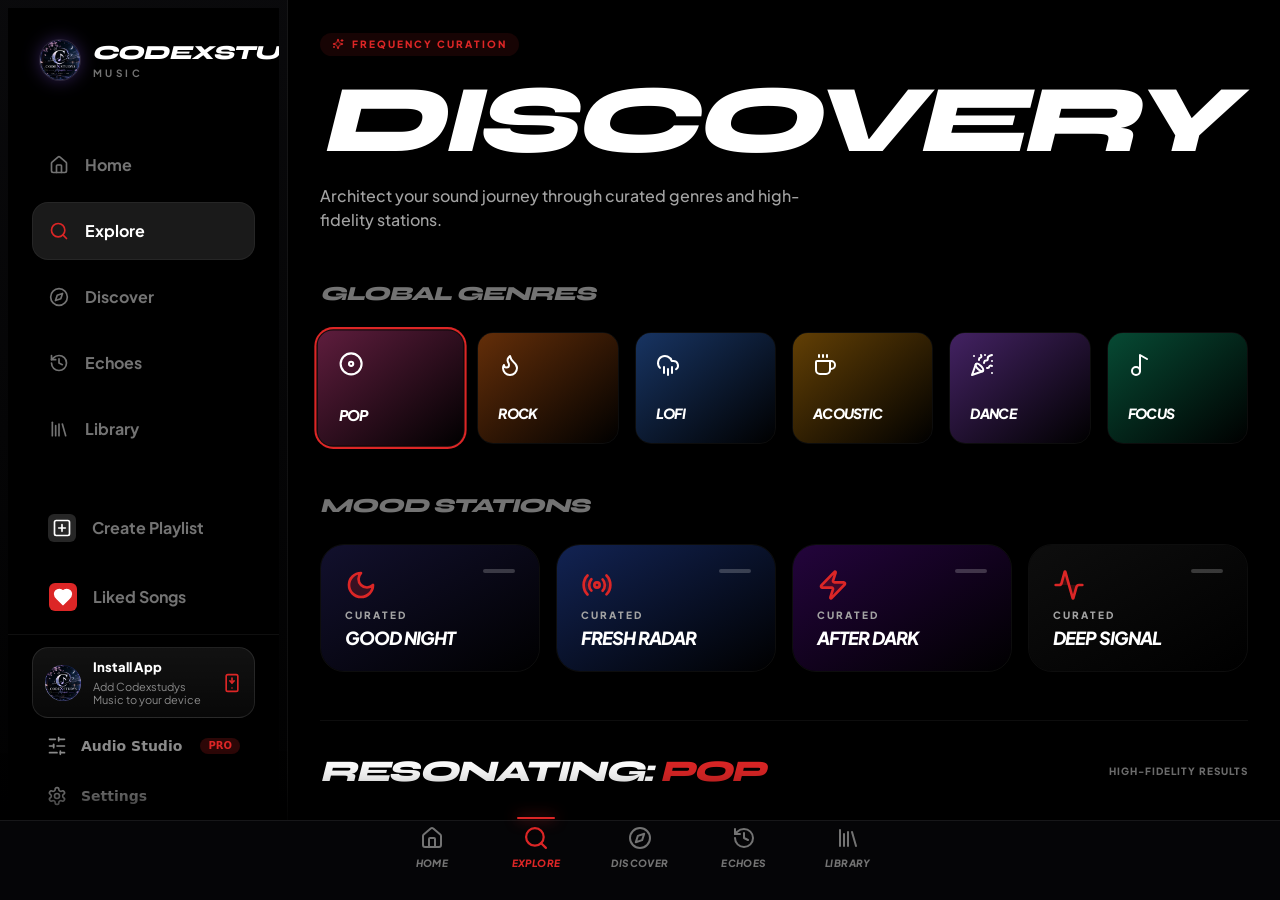
<file: genres.html>
<!DOCTYPE html><!--Xupj8hpu9EOj09ljM2Tpg--><html lang="en" class="dark"><head><meta charSet="utf-8"/><meta name="viewport" content="width=device-width, initial-scale=1, viewport-fit=cover"/><link rel="stylesheet" href="/_next/static/css/5de9ea0412bca5a9.css" data-precedence="next"/><link rel="preload" as="script" fetchPriority="low" href="/_next/static/chunks/webpack-ef4996613e330968.js"/><script src="/_next/static/chunks/4bd1b696-21f374d1156f834a.js" async=""></script><script src="/_next/static/chunks/255-99e1d6b668e20fa1.js" async=""></script><script src="/_next/static/chunks/main-app-f9b5d20365cb8be2.js" async=""></script><script src="/_next/static/chunks/ceb9e9aa-7321e1c5d65de52c.js" async=""></script><script src="/_next/static/chunks/bc9e92e6-09dfa10330f82262.js" async=""></script><script src="/_next/static/chunks/830-9cb85eb3d7123755.js" async=""></script><script src="/_next/static/chunks/875-accf4f5b816f99c2.js" async=""></script><script src="/_next/static/chunks/671-54515bdc1e6a6f37.js" async=""></script><script src="/_next/static/chunks/398-cfe49b7c6900870e.js" async=""></script><script src="/_next/static/chunks/552-708b9793a1e28279.js" async=""></script><script src="/_next/static/chunks/619-9168df9c2a29b74b.js" async=""></script><script src="/_next/static/chunks/413-7c1e0265fe8eb18c.js" async=""></script><script src="/_next/static/chunks/402-611cc13401a769c3.js" async=""></script><script src="/_next/static/chunks/app/layout-cx7e2a9p1prem.js" async=""></script><script src="/_next/static/chunks/825-63f76a7658f4b6c6.js" async=""></script><script src="/_next/static/chunks/622-ee89d23457bfb91b.js" async=""></script><script src="/_next/static/chunks/824-489aeb92f4ce80ab.js" async=""></script><script src="/_next/static/chunks/app/genres/page-0613a665b4bee5d6.js" async=""></script><title>Codexstudys Music - Play, Study, Vibe</title><meta name="description" content="Clean, modern music discovery."/><link rel="manifest" href="/manifest.webmanifest"/><meta name="theme-color" content="#000000"/><link rel="icon" href="/favicon.ico" sizes="48x48"/><link rel="icon" type="image/png" sizes="32x32" href="/icons/favicon-32.png"/><link rel="apple-touch-icon" href="/icons/apple-touch-icon.png"/><meta name="mobile-web-app-capable" content="yes"/><meta name="apple-mobile-web-app-capable" content="yes"/><meta name="apple-mobile-web-app-title" content="Codexstudys"/><meta name="apple-mobile-web-app-status-bar-style" content="black-translucent"/><script src="/_next/static/chunks/polyfills-42372ed130431b0a.js" noModule=""></script><link rel="preconnect" href="https://fonts.googleapis.com"/><link rel="preconnect" href="https://fonts.gstatic.com" crossorigin=""/><link rel="stylesheet" href="https://fonts.googleapis.com/css2?family=Plus+Jakarta+Sans:wght@400;500;600;700;800&amp;family=Syne:wght@700;800&amp;display=swap"/><link rel="stylesheet" href="/cx.css"/><script src="/cx-premium.js"></script><script src="/cx-shell.js"></script></head><body class="antialiased bg-black text-white h-svh overflow-hidden flex flex-col font-sans relative"><div hidden=""><!--$--><!--/$--></div><div class="flex flex-1 overflow-hidden relative"><aside class="hidden md:flex w-72 bg-black flex-col gap-2 p-2 h-full border-r border-white/5 shrink-0 z-40"><div class="flex flex-col gap-2 h-full bg-black overflow-y-auto no-scrollbar pb-24"><div class="p-8 mb-4"><a class="flex items-center gap-3 group" href="/"><img src="/icons/logo-mark-128.png" alt="" width="40" height="40" class="cx-logo cx-logo--lg"/><span class="cx-word"><b>Codexstudys</b><small>Music</small></span></a></div><nav class="flex flex-col gap-2 px-6"><a class="flex items-center gap-4 px-4 py-4 rounded-2xl text-base font-bold transition-all group border border-transparent text-neutral-500 hover:text-white hover:bg-white/5" href="/"><svg xmlns="http://www.w3.org/2000/svg" width="24" height="24" viewBox="0 0 24 24" fill="none" stroke="currentColor" stroke-width="2" stroke-linecap="round" stroke-linejoin="round" class="lucide lucide-house h-5 w-5 transition-colors text-neutral-500 group-hover:text-white"><path d="M15 21v-8a1 1 0 0 0-1-1h-4a1 1 0 0 0-1 1v8"></path><path d="M3 10a2 2 0 0 1 .709-1.528l7-5.999a2 2 0 0 1 2.582 0l7 5.999A2 2 0 0 1 21 10v9a2 2 0 0 1-2 2H5a2 2 0 0 1-2-2z"></path></svg>Home</a><a class="flex items-center gap-4 px-4 py-4 rounded-2xl text-base font-bold transition-all group border text-white bg-white/10 border-white/5" href="/genres"><svg xmlns="http://www.w3.org/2000/svg" width="24" height="24" viewBox="0 0 24 24" fill="none" stroke="currentColor" stroke-width="2" stroke-linecap="round" stroke-linejoin="round" class="lucide lucide-search h-5 w-5 transition-colors text-primary"><circle cx="11" cy="11" r="8"></circle><path d="m21 21-4.3-4.3"></path></svg>Explore</a><a class="flex items-center gap-4 px-4 py-4 rounded-2xl text-base font-bold transition-all group border border-transparent text-neutral-500 hover:text-white hover:bg-white/5" href="/discover"><svg xmlns="http://www.w3.org/2000/svg" width="24" height="24" viewBox="0 0 24 24" fill="none" stroke="currentColor" stroke-width="2" stroke-linecap="round" stroke-linejoin="round" class="lucide lucide-compass h-5 w-5 transition-colors text-neutral-500 group-hover:text-white"><circle cx="12" cy="12" r="10"></circle><polygon points="16.24 7.76 14.12 14.12 7.76 16.24 9.88 9.88 16.24 7.76"></polygon></svg>Discover</a><a class="flex items-center gap-4 px-4 py-4 rounded-2xl text-base font-bold transition-all group border border-transparent text-neutral-500 hover:text-white hover:bg-white/5" href="/insights"><svg xmlns="http://www.w3.org/2000/svg" width="24" height="24" viewBox="0 0 24 24" fill="none" stroke="currentColor" stroke-width="2" stroke-linecap="round" stroke-linejoin="round" class="lucide lucide-history h-5 w-5 transition-colors text-neutral-500 group-hover:text-white"><path d="M3 12a9 9 0 1 0 9-9 9.75 9.75 0 0 0-6.74 2.74L3 8"></path><path d="M3 3v5h5"></path><path d="M12 7v5l4 2"></path></svg>Echoes</a><a class="flex items-center gap-4 px-4 py-4 rounded-2xl text-base font-bold transition-all group border border-transparent text-neutral-500 hover:text-white hover:bg-white/5" href="/library"><svg xmlns="http://www.w3.org/2000/svg" width="24" height="24" viewBox="0 0 24 24" fill="none" stroke="currentColor" stroke-width="2" stroke-linecap="round" stroke-linejoin="round" class="lucide lucide-library h-5 w-5 transition-colors text-neutral-500 group-hover:text-white"><path d="m16 6 4 14"></path><path d="M12 6v14"></path><path d="M8 8v12"></path><path d="M4 4v16"></path></svg>Library</a></nav><div class="mt-8 flex flex-col gap-2 px-6"><button class="flex items-center gap-4 px-4 py-4 rounded-2xl text-base font-bold text-neutral-500 hover:text-white hover:bg-white/5 transition-all group"><div class="bg-neutral-800 text-white p-1 rounded-md group-hover:bg-neutral-700"><svg xmlns="http://www.w3.org/2000/svg" width="24" height="24" viewBox="0 0 24 24" fill="none" stroke="currentColor" stroke-width="2" stroke-linecap="round" stroke-linejoin="round" class="lucide lucide-square-plus h-5 w-5"><rect width="18" height="18" x="3" y="3" rx="2"></rect><path d="M8 12h8"></path><path d="M12 8v8"></path></svg></div>Create Playlist</button><a class="flex items-center gap-4 px-4 py-4 rounded-2xl text-base font-bold transition-all group border border-transparent text-neutral-500 hover:text-white hover:bg-white/5" href="/liked"><div class="bg-gradient-to-br from-primary to-red-600 text-white p-1 rounded-md"><svg xmlns="http://www.w3.org/2000/svg" width="24" height="24" viewBox="0 0 24 24" fill="none" stroke="currentColor" stroke-width="2" stroke-linecap="round" stroke-linejoin="round" class="lucide lucide-heart h-5 w-5 fill-white"><path d="M19 14c1.49-1.46 3-3.21 3-5.5A5.5 5.5 0 0 0 16.5 3c-1.76 0-3 .5-4.5 2-1.5-1.5-2.74-2-4.5-2A5.5 5.5 0 0 0 2 8.5c0 2.3 1.5 4.05 3 5.5l7 7Z"></path></svg></div><span class="flex-1">Liked Songs</span></a></div><div class="mt-4 px-10 flex-1"><p class="text-[10px] text-neutral-600 uppercase font-black tracking-widest mb-4 opacity-50">Playlists</p><div class="space-y-2"></div></div></div></aside><div class="flex-1 flex flex-col overflow-hidden relative"><header class="flex md:hidden items-center justify-between p-5 bg-black/90 backdrop-blur-xl border-b border-white/5 sticky top-0 z-[55]"><a class="flex items-center gap-2 group shrink-0" href="/"><img src="/icons/logo-mark-128.png" alt="" width="36" height="36" class="cx-logo"/><span class="cx-word cx-word--sm"><b>Codexstudys</b><small>Music</small></span></a><button class="inline-flex items-center justify-center gap-2 whitespace-nowrap text-sm font-medium ring-offset-background transition-colors focus-visible:outline-none focus-visible:ring-2 focus-visible:ring-ring focus-visible:ring-offset-2 disabled:pointer-events-none disabled:opacity-50 [&amp;_svg]:pointer-events-none [&amp;_svg]:size-4 [&amp;_svg]:shrink-0 hover:text-accent-foreground text-white hover:bg-white/5 rounded-xl h-12 w-12" type="button" aria-haspopup="dialog" aria-expanded="false" aria-controls="radix-_R_j3b_" data-state="closed"><svg xmlns="http://www.w3.org/2000/svg" width="24" height="24" viewBox="0 0 24 24" fill="none" stroke="currentColor" stroke-width="2" stroke-linecap="round" stroke-linejoin="round" class="lucide lucide-menu h-7 w-7"><line x1="4" x2="20" y1="12" y2="12"></line><line x1="4" x2="20" y1="6" y2="6"></line><line x1="4" x2="20" y1="18" y2="18"></line></svg><span class="sr-only">Open menu</span></button></header><main class="flex-1 overflow-y-auto relative custom-scrollbar bg-black pb-48"><div class="p-8 pb-32 space-y-12 max-w-7xl mx-auto animate-in fade-in duration-700"><header class="space-y-4"><div class="inline-flex items-center gap-2 px-3 py-1 rounded-full bg-primary/10 text-primary text-[10px] font-black tracking-[0.2em] uppercase"><svg xmlns="http://www.w3.org/2000/svg" width="24" height="24" viewBox="0 0 24 24" fill="none" stroke="currentColor" stroke-width="2" stroke-linecap="round" stroke-linejoin="round" class="lucide lucide-sparkles h-3 w-3"><path d="M9.937 15.5A2 2 0 0 0 8.5 14.063l-6.135-1.582a.5.5 0 0 1 0-.962L8.5 9.936A2 2 0 0 0 9.937 8.5l1.582-6.135a.5.5 0 0 1 .963 0L14.063 8.5A2 2 0 0 0 15.5 9.937l6.135 1.581a.5.5 0 0 1 0 .964L15.5 14.063a2 2 0 0 0-1.437 1.437l-1.582 6.135a.5.5 0 0 1-.963 0z"></path><path d="M20 3v4"></path><path d="M22 5h-4"></path><path d="M4 17v2"></path><path d="M5 18H3"></path></svg>Frequency Curation</div><h1 class="text-5xl md:text-8xl font-black tracking-tighter uppercase italic leading-none">Discovery</h1><p class="text-neutral-400 max-w-lg font-medium">Architect your sound journey through curated genres and high-fidelity stations.</p></header><section class="space-y-6"><h2 class="text-xl font-black italic uppercase tracking-tighter text-neutral-500">Global Genres</h2><div class="grid grid-cols-2 md:grid-cols-3 lg:grid-cols-6 gap-4"><button class="relative h-28 rounded-2xl overflow-hidden group transition-all p-5 text-left lag-free-tap border border-white/5 ring-2 ring-primary scale-105"><div class="absolute inset-0 bg-gradient-to-br from-pink-500 to-black opacity-40"></div><div class="relative z-10 flex flex-col justify-between h-full"><svg xmlns="http://www.w3.org/2000/svg" width="24" height="24" viewBox="0 0 24 24" fill="none" stroke="currentColor" stroke-width="2" stroke-linecap="round" stroke-linejoin="round" class="lucide lucide-disc h-6 w-6 text-white"><circle cx="12" cy="12" r="10"></circle><circle cx="12" cy="12" r="2"></circle></svg><span class="font-black uppercase italic text-sm text-white tracking-tighter">Pop</span></div></button><button class="relative h-28 rounded-2xl overflow-hidden group transition-all p-5 text-left lag-free-tap border border-white/5 hover:scale-105 hover:bg-white/5"><div class="absolute inset-0 bg-gradient-to-br from-orange-500 to-black opacity-40"></div><div class="relative z-10 flex flex-col justify-between h-full"><svg xmlns="http://www.w3.org/2000/svg" width="24" height="24" viewBox="0 0 24 24" fill="none" stroke="currentColor" stroke-width="2" stroke-linecap="round" stroke-linejoin="round" class="lucide lucide-flame h-6 w-6 text-white"><path d="M8.5 14.5A2.5 2.5 0 0 0 11 12c0-1.38-.5-2-1-3-1.072-2.143-.224-4.054 2-6 .5 2.5 2 4.9 4 6.5 2 1.6 3 3.5 3 5.5a7 7 0 1 1-14 0c0-1.153.433-2.294 1-3a2.5 2.5 0 0 0 2.5 2.5z"></path></svg><span class="font-black uppercase italic text-sm text-white tracking-tighter">Rock</span></div></button><button class="relative h-28 rounded-2xl overflow-hidden group transition-all p-5 text-left lag-free-tap border border-white/5 hover:scale-105 hover:bg-white/5"><div class="absolute inset-0 bg-gradient-to-br from-blue-500 to-black opacity-40"></div><div class="relative z-10 flex flex-col justify-between h-full"><svg xmlns="http://www.w3.org/2000/svg" width="24" height="24" viewBox="0 0 24 24" fill="none" stroke="currentColor" stroke-width="2" stroke-linecap="round" stroke-linejoin="round" class="lucide lucide-cloud-rain h-6 w-6 text-white"><path d="M4 14.899A7 7 0 1 1 15.71 8h1.79a4.5 4.5 0 0 1 2.5 8.242"></path><path d="M16 14v6"></path><path d="M8 14v6"></path><path d="M12 16v6"></path></svg><span class="font-black uppercase italic text-sm text-white tracking-tighter">Lofi</span></div></button><button class="relative h-28 rounded-2xl overflow-hidden group transition-all p-5 text-left lag-free-tap border border-white/5 hover:scale-105 hover:bg-white/5"><div class="absolute inset-0 bg-gradient-to-br from-amber-500 to-black opacity-40"></div><div class="relative z-10 flex flex-col justify-between h-full"><svg xmlns="http://www.w3.org/2000/svg" width="24" height="24" viewBox="0 0 24 24" fill="none" stroke="currentColor" stroke-width="2" stroke-linecap="round" stroke-linejoin="round" class="lucide lucide-coffee h-6 w-6 text-white"><path d="M10 2v2"></path><path d="M14 2v2"></path><path d="M16 8a1 1 0 0 1 1 1v8a4 4 0 0 1-4 4H7a4 4 0 0 1-4-4V9a1 1 0 0 1 1-1h14a4 4 0 1 1 0 8h-1"></path><path d="M6 2v2"></path></svg><span class="font-black uppercase italic text-sm text-white tracking-tighter">Acoustic</span></div></button><button class="relative h-28 rounded-2xl overflow-hidden group transition-all p-5 text-left lag-free-tap border border-white/5 hover:scale-105 hover:bg-white/5"><div class="absolute inset-0 bg-gradient-to-br from-purple-500 to-black opacity-40"></div><div class="relative z-10 flex flex-col justify-between h-full"><svg xmlns="http://www.w3.org/2000/svg" width="24" height="24" viewBox="0 0 24 24" fill="none" stroke="currentColor" stroke-width="2" stroke-linecap="round" stroke-linejoin="round" class="lucide lucide-party-popper h-6 w-6 text-white"><path d="M5.8 11.3 2 22l10.7-3.79"></path><path d="M4 3h.01"></path><path d="M22 8h.01"></path><path d="M15 2h.01"></path><path d="M22 20h.01"></path><path d="m22 2-2.24.75a2.9 2.9 0 0 0-1.96 3.12c.1.86-.57 1.63-1.45 1.63h-.38c-.86 0-1.6.6-1.76 1.44L14 10"></path><path d="m22 13-.82-.33c-.86-.34-1.82.2-1.98 1.11c-.11.7-.72 1.22-1.43 1.22H17"></path><path d="m11 2 .33.82c.34.86-.2 1.82-1.11 1.98C9.52 4.9 9 5.52 9 6.23V7"></path><path d="M11 13c1.93 1.93 2.83 4.17 2 5-.83.83-3.07-.07-5-2-1.93-1.93-2.83-4.17-2-5 .83-.83 3.07.07 5 2Z"></path></svg><span class="font-black uppercase italic text-sm text-white tracking-tighter">Dance</span></div></button><button class="relative h-28 rounded-2xl overflow-hidden group transition-all p-5 text-left lag-free-tap border border-white/5 hover:scale-105 hover:bg-white/5"><div class="absolute inset-0 bg-gradient-to-br from-emerald-500 to-black opacity-40"></div><div class="relative z-10 flex flex-col justify-between h-full"><svg xmlns="http://www.w3.org/2000/svg" width="24" height="24" viewBox="0 0 24 24" fill="none" stroke="currentColor" stroke-width="2" stroke-linecap="round" stroke-linejoin="round" class="lucide lucide-music2 h-6 w-6 text-white"><circle cx="8" cy="18" r="4"></circle><path d="M12 18V2l7 4"></path></svg><span class="font-black uppercase italic text-sm text-white tracking-tighter">Focus</span></div></button></div></section><section class="space-y-6"><h2 class="text-xl font-black italic uppercase tracking-tighter text-neutral-500">Mood Stations</h2><div class="grid grid-cols-1 sm:grid-cols-2 lg:grid-cols-4 gap-4"><button class="relative h-32 rounded-3xl overflow-hidden group transition-all p-6 text-left lag-free-tap border border-white/5 hover:scale-105 hover:bg-white/5"><div class="absolute inset-0 bg-gradient-to-br from-indigo-950 to-black opacity-60"></div><div class="relative z-10 flex flex-col justify-between h-full"><div class="flex justify-between items-start"><svg xmlns="http://www.w3.org/2000/svg" width="24" height="24" viewBox="0 0 24 24" fill="none" stroke="currentColor" stroke-width="2" stroke-linecap="round" stroke-linejoin="round" class="lucide lucide-moon h-8 w-8 text-primary fill-primary/20"><path d="M12 3a6 6 0 0 0 9 9 9 9 0 1 1-9-9Z"></path></svg><div class="h-1 w-8 bg-white/20 rounded-full"></div></div><div class="space-y-1"><span class="text-[10px] font-black uppercase tracking-[0.2em] text-neutral-400">Curated</span><p class="font-black uppercase italic text-lg text-white tracking-tighter leading-none">Good night</p></div></div></button><button class="relative h-32 rounded-3xl overflow-hidden group transition-all p-6 text-left lag-free-tap border border-white/5 hover:scale-105 hover:bg-white/5"><div class="absolute inset-0 bg-gradient-to-br from-blue-900 to-black opacity-60"></div><div class="relative z-10 flex flex-col justify-between h-full"><div class="flex justify-between items-start"><svg xmlns="http://www.w3.org/2000/svg" width="24" height="24" viewBox="0 0 24 24" fill="none" stroke="currentColor" stroke-width="2" stroke-linecap="round" stroke-linejoin="round" class="lucide lucide-radio h-8 w-8 text-primary fill-primary/20"><path d="M4.9 19.1C1 15.2 1 8.8 4.9 4.9"></path><path d="M7.8 16.2c-2.3-2.3-2.3-6.1 0-8.5"></path><circle cx="12" cy="12" r="2"></circle><path d="M16.2 7.8c2.3 2.3 2.3 6.1 0 8.5"></path><path d="M19.1 4.9C23 8.8 23 15.1 19.1 19"></path></svg><div class="h-1 w-8 bg-white/20 rounded-full"></div></div><div class="space-y-1"><span class="text-[10px] font-black uppercase tracking-[0.2em] text-neutral-400">Curated</span><p class="font-black uppercase italic text-lg text-white tracking-tighter leading-none">Fresh Radar</p></div></div></button><button class="relative h-32 rounded-3xl overflow-hidden group transition-all p-6 text-left lag-free-tap border border-white/5 hover:scale-105 hover:bg-white/5"><div class="absolute inset-0 bg-gradient-to-br from-purple-950 to-black opacity-60"></div><div class="relative z-10 flex flex-col justify-between h-full"><div class="flex justify-between items-start"><svg xmlns="http://www.w3.org/2000/svg" width="24" height="24" viewBox="0 0 24 24" fill="none" stroke="currentColor" stroke-width="2" stroke-linecap="round" stroke-linejoin="round" class="lucide lucide-zap h-8 w-8 text-primary fill-primary/20"><path d="M4 14a1 1 0 0 1-.78-1.63l9.9-10.2a.5.5 0 0 1 .86.46l-1.92 6.02A1 1 0 0 0 13 10h7a1 1 0 0 1 .78 1.63l-9.9 10.2a.5.5 0 0 1-.86-.46l1.92-6.02A1 1 0 0 0 11 14z"></path></svg><div class="h-1 w-8 bg-white/20 rounded-full"></div></div><div class="space-y-1"><span class="text-[10px] font-black uppercase tracking-[0.2em] text-neutral-400">Curated</span><p class="font-black uppercase italic text-lg text-white tracking-tighter leading-none">After Dark</p></div></div></button><button class="relative h-32 rounded-3xl overflow-hidden group transition-all p-6 text-left lag-free-tap border border-white/5 hover:scale-105 hover:bg-white/5"><div class="absolute inset-0 bg-gradient-to-br from-neutral-900 to-black opacity-60"></div><div class="relative z-10 flex flex-col justify-between h-full"><div class="flex justify-between items-start"><svg xmlns="http://www.w3.org/2000/svg" width="24" height="24" viewBox="0 0 24 24" fill="none" stroke="currentColor" stroke-width="2" stroke-linecap="round" stroke-linejoin="round" class="lucide lucide-activity h-8 w-8 text-primary fill-primary/20"><path d="M22 12h-2.48a2 2 0 0 0-1.93 1.46l-2.35 8.36a.25.25 0 0 1-.48 0L9.24 2.18a.25.25 0 0 0-.48 0l-2.35 8.36A2 2 0 0 1 4.49 12H2"></path></svg><div class="h-1 w-8 bg-white/20 rounded-full"></div></div><div class="space-y-1"><span class="text-[10px] font-black uppercase tracking-[0.2em] text-neutral-400">Curated</span><p class="font-black uppercase italic text-lg text-white tracking-tighter leading-none">Deep Signal</p></div></div></button></div></section><section class="space-y-8 pt-8 border-t border-white/5"><div class="flex items-center justify-between"><h2 class="text-3xl font-black italic uppercase tracking-tighter">Resonating: <span class="text-primary">Pop</span></h2><p class="text-[10px] font-black text-neutral-500 uppercase tracking-widest">High-Fidelity Results</p></div><div class="grid grid-cols-2 md:grid-cols-3 lg:grid-cols-4 xl:grid-cols-5 gap-6"></div></section></div><!--$--><!--/$--></main></div></div><div class="fixed bottom-0 left-0 right-0 z-[100] flex flex-col bg-black shadow-[0_-20px_40px_rgba(0,0,0,0.8)]"><nav class="h-20 bg-black border-t border-white/5 flex items-center shrink-0 w-full relative z-[100] pb-6 px-6 select-none safe-area-bottom"><div class="flex w-full items-center justify-between gap-2 max-w-lg mx-auto"><a class="flex flex-col items-center gap-1.5 transition-all duration-300 flex-1 py-2 lag-free-tap text-neutral-500 hover:text-neutral-300" href="/"><svg xmlns="http://www.w3.org/2000/svg" width="24" height="24" viewBox="0 0 24 24" fill="none" stroke="currentColor" stroke-width="2" stroke-linecap="round" stroke-linejoin="round" class="lucide lucide-house h-6 w-6 transition-transform"><path d="M15 21v-8a1 1 0 0 0-1-1h-4a1 1 0 0 0-1 1v8"></path><path d="M3 10a2 2 0 0 1 .709-1.528l7-5.999a2 2 0 0 1 2.582 0l7 5.999A2 2 0 0 1 21 10v9a2 2 0 0 1-2 2H5a2 2 0 0 1-2-2z"></path></svg><span class="text-[10px] font-black uppercase tracking-tight italic text-center text-neutral-500">HOME</span></a><a class="flex flex-col items-center gap-1.5 transition-all duration-300 flex-1 py-2 lag-free-tap text-primary" href="/genres"><svg xmlns="http://www.w3.org/2000/svg" width="24" height="24" viewBox="0 0 24 24" fill="none" stroke="currentColor" stroke-width="2" stroke-linecap="round" stroke-linejoin="round" class="lucide lucide-search h-6 w-6 transition-transform text-primary scale-110"><circle cx="11" cy="11" r="8"></circle><path d="m21 21-4.3-4.3"></path></svg><span class="text-[10px] font-black uppercase tracking-tight italic text-center text-primary">EXPLORE</span></a><a class="flex flex-col items-center gap-1.5 transition-all duration-300 flex-1 py-2 lag-free-tap text-neutral-500 hover:text-neutral-300" href="/discover"><svg xmlns="http://www.w3.org/2000/svg" width="24" height="24" viewBox="0 0 24 24" fill="none" stroke="currentColor" stroke-width="2" stroke-linecap="round" stroke-linejoin="round" class="lucide lucide-compass h-6 w-6 transition-transform"><circle cx="12" cy="12" r="10"></circle><polygon points="16.24 7.76 14.12 14.12 7.76 16.24 9.88 9.88 16.24 7.76"></polygon></svg><span class="text-[10px] font-black uppercase tracking-tight italic text-center text-neutral-500">DISCOVER</span></a><a class="flex flex-col items-center gap-1.5 transition-all duration-300 flex-1 py-2 lag-free-tap text-neutral-500 hover:text-neutral-300" href="/insights"><svg xmlns="http://www.w3.org/2000/svg" width="24" height="24" viewBox="0 0 24 24" fill="none" stroke="currentColor" stroke-width="2" stroke-linecap="round" stroke-linejoin="round" class="lucide lucide-history h-6 w-6 transition-transform"><path d="M3 12a9 9 0 1 0 9-9 9.75 9.75 0 0 0-6.74 2.74L3 8"></path><path d="M3 3v5h5"></path><path d="M12 7v5l4 2"></path></svg><span class="text-[10px] font-black uppercase tracking-tight italic text-center text-neutral-500">ECHOES</span></a><a class="flex flex-col items-center gap-1.5 transition-all duration-300 flex-1 py-2 lag-free-tap text-neutral-500 hover:text-neutral-300" href="/library"><svg xmlns="http://www.w3.org/2000/svg" width="24" height="24" viewBox="0 0 24 24" fill="none" stroke="currentColor" stroke-width="2" stroke-linecap="round" stroke-linejoin="round" class="lucide lucide-library h-6 w-6 transition-transform"><path d="m16 6 4 14"></path><path d="M12 6v14"></path><path d="M8 8v12"></path><path d="M4 4v16"></path></svg><span class="text-[10px] font-black uppercase tracking-tight italic text-center text-neutral-500">LIBRARY</span></a></div></nav></div><div role="region" aria-label="Notifications (F8)" tabindex="-1" style="pointer-events:none"><ol tabindex="-1" class="fixed top-0 z-[100] flex max-h-screen w-full flex-col-reverse p-4 sm:bottom-0 sm:right-0 sm:top-auto sm:flex-col md:max-w-[420px]"></ol></div><script src="/_next/static/chunks/webpack-ef4996613e330968.js" id="_R_" async=""></script><script>(self.__next_f=self.__next_f||[]).push([0])</script><script>self.__next_f.push([1,"1:\"$Sreact.fragment\"\n2:I[2038,[\"644\",\"static/chunks/ceb9e9aa-7321e1c5d65de52c.js\",\"992\",\"static/chunks/bc9e92e6-09dfa10330f82262.js\",\"830\",\"static/chunks/830-9cb85eb3d7123755.js\",\"875\",\"static/chunks/875-accf4f5b816f99c2.js\",\"671\",\"static/chunks/671-54515bdc1e6a6f37.js\",\"398\",\"static/chunks/398-cfe49b7c6900870e.js\",\"552\",\"static/chunks/552-708b9793a1e28279.js\",\"619\",\"static/chunks/619-9168df9c2a29b74b.js\",\"413\",\"static/chunks/413-7c1e0265fe8eb18c.js\",\"402\",\"static/chunks/402-611cc13401a769c3.js\",\"177\",\"static/chunks/app/layout-cx7e2a9p1prem.js\"],\"FirebaseClientProvider\"]\n3:I[7078,[\"644\",\"static/chunks/ceb9e9aa-7321e1c5d65de52c.js\",\"992\",\"static/chunks/bc9e92e6-09dfa10330f82262.js\",\"830\",\"static/chunks/830-9cb85eb3d7123755.js\",\"875\",\"static/chunks/875-accf4f5b816f99c2.js\",\"671\",\"static/chunks/671-54515bdc1e6a6f37.js\",\"398\",\"static/chunks/398-cfe49b7c6900870e.js\",\"552\",\"static/chunks/552-708b9793a1e28279.js\",\"619\",\"static/chunks/619-9168df9c2a29b74b.js\",\"413\",\"static/chunks/413-7c1e0265fe8eb18c.js\",\"402\",\"static/chunks/402-611cc13401a769c3.js\",\"177\",\"static/chunks/app/layout-cx7e2a9p1prem.js\"],\"MusicProvider\"]\n4:I[3085,[\"644\",\"static/chunks/ceb9e9aa-7321e1c5d65de52c.js\",\"992\",\"static/chunks/bc9e92e6-09dfa10330f82262.js\",\"830\",\"static/chunks/830-9cb85eb3d7123755.js\",\"875\",\"static/chunks/875-accf4f5b816f99c2.js\",\"671\",\"static/chunks/671-54515bdc1e6a6f37.js\",\"398\",\"static/chunks/398-cfe49b7c6900870e.js\",\"552\",\"static/chunks/552-708b9793a1e28279.js\",\"619\",\"static/chunks/619-9168df9c2a29b74b.js\",\"413\",\"static/chunks/413-7c1e0265fe8eb18c.js\",\"402\",\"static/chunks/402-611cc13401a769c3.js\",\"177\",\"static/chunks/app/layout-cx7e2a9p1prem.js\"],\"Sidebar\"]\n5:I[3085,[\"644\",\"static/chunks/ceb9e9aa-7321e1c5d65de52c.js\",\"992\",\"static/chunks/bc9e92e6-09dfa10330f82262.js\",\"830\",\"static/chunks/830-9cb85eb3d7123755.js\",\"875\",\"static/chunks/875-accf4f5b816f99c2.js\",\"671\",\"static/chunks/671-54515bdc1e6a6f37.js\",\"398\",\"static/chunks/398-cfe49b7c6900870e.js\",\"552\",\"static/chunks/552-708b9793a1e28279.js\",\"619\",\"static/chunks/619-9168df9c2a29b74b.js\",\"413\",\"static/chunks/413-7c1e0265fe8eb18c.js\",\"402\",\"static/chunks/402-611cc13401a769c3.js\",\"177\",\"static/chunks/app/layout-cx7e2a9p1prem.js\"],\"Header\"]\n6:I[9766,[],\"\"]\n7:I[8924,[],\"\"]\n8:I[1372,[\"644\",\"static/chunks/ceb9e9aa-7321e1c5d65de52c.js\",\"992\",\"static/chunks/bc9e92e6-09dfa10330f82262.js\",\"830\",\"static/chunks/830-9cb85eb3d7123755.js\",\"875\",\"static/chunks/875-accf4f5b816f99c2.js\",\"671\",\"static/chunks/671-54515bdc1e6a6f37.js\",\"398\",\"static/chunks/398-cfe49b7c6900870e.js\",\"552\",\"static/chunks/552-708b9793a1e28279.js\",\"619\",\"static/chunks/619-9168df9c2a29b74b.js\",\"413\",\"static/chunks/413-7c1e0265fe8eb18c.js\",\"402\",\"static/chunks/402-611cc13401a769c3.js\",\"177\",\"static/chunks/app/layout-cx7e2a9p1prem.js\"],\"NowPlayingBar\"]\n9:I[5326,[\"644\",\"static/chunks/ceb9e9aa-7321e1c5d65de52c.js\",\"992\",\"static/chunks/bc9e92e6-09dfa10330f82262.js\",\"830\",\"static/chunks/830-9cb85eb3d7123755.js\",\"875\",\"static/chunks/875-accf4f5b816f99c2.js\",\"671\",\"static/chunks/671-54515bdc1e6a6f37.js\",\"398\",\"static/chunks/398-cfe49b7c6900870e.js\",\"552\",\"static/chunks/552-708b9793a1e28279.js\",\"619\",\"static/chunks/619-9168df9c2a29b74b.js\",\"413\",\"static/chunks/413-7c1e0265fe8eb18c.js\",\"402\",\"static/chunks/402-611cc13401a769c3.js\",\"177\",\"static/chunks/app/layout-cx7e2a9p1prem.js\"],\"BottomNav\"]\na:I[8178,[\"644\",\"static/chunks/ceb9e9aa-7321e1c5d65de52c.js\",\"992\",\"static/chunks/bc9e92e6-09dfa10330f82262.js\",\"830\",\"static/chunks/830-9cb85eb3d7123755.js\",\"875\",\"static/chunks/875-accf4f5b816f99c2.js\",\"671\",\"static/chunks/671-54515bdc1e6a6f37.js\",\"398\",\"static/chunks/398-cfe49b7c6900870e.js\",\"552\",\"static/chunks/552-708b9793a1e28279.js\",\"619\",\"static/chunks/619-9168df9c2a29b74b.js\",\"413\",\"static/chunks/413-7c1e0265fe8eb18c.js\",\"402\",\"static/chunks/402-611cc13401a769c3.js\",\"177\",\"static/chunks/app/layout-cx7e2a9p1prem.js\"],\"FullScreenPlayer\"]\nb:I[4427,[\"644\",\"static/chunks/ceb9e9aa-7321e1c5d65de52c.js\",\"992\",\"static/chunks/bc9e92e6-09dfa10330f82262.js\",\"830\",\"static/chunks/830-9cb85eb3d7123755.js\",\"875\",\"static/chunks/875-accf4f5b816f99c2.js\",\"671\",\"static/chunks/671-54515bdc1e6a6f37.js\",\"398\",\"static/chunks/398-cfe49b7c6900870e.js\",\"552\",\"static/chunks/552-708b9793a1e28279.js\",\"619\",\"static/chunks/619-9168df9c2a29b74b.js\",\"413\",\"static/chunks/413-7c1e0265fe8eb18c.js\",\"402\",\"static/chunks/402-611cc13401a769c3.js\",\"177\",\"static/chunks/app/layout-cx7e2a9p1prem.js\"],\"LyricsDrawer\"]\nc:I[3522,[\"644\",\"static/chunks/ceb9e9aa-7321e1c5d65de52c.js\",\"992\",\"static/chunks/bc9e92e6-09dfa10330f82262.js\",\"830\",\"static/chunks/830-9cb85eb3d7123755.js\",\"875\",\"static/chunks/875-accf4f5b816f99c2.js\",\"671\",\"static/chunks/671-54515bdc1e6a6f37.js\",\"398\",\"static/chunks/398-cfe49b7c6900870e.js\",\"552\",\"static/chunks/552-708b9793a1e28279.js\",\"619\",\"static/chunks/619-9168df9c2a29b74b.js\",\"413\",\"static/chunks/413-7c1e0265fe8eb18c.js\",\"402\",\"static/chunks/402-611cc13401a769c3.js\",\"177\",\"static/chunks/app/layout-cx7e2a9p1prem.js\"],\"QueueDrawer\"]\nd:I[8516,[\"644\",\"static/chunks/ceb9e9aa-7321e1c5d65de52c.js\",\"992\",\"static/chunks/bc9e92e6-09dfa10330f82262.js\",\"830\",\"static/chunks/830-9cb85eb3d7123755.js\",\"875\",\"static/chunks/875-accf4f5b816f99c2.js\",\"671\",\"static/chunks/671-54515bdc1e6a6f37.js\",\"398\",\"static/chunks/398-cfe49b7c6900870e.js\",\"552\",\"static/chunks/552-708b9793a1e28279.js\",\"619\",\"static/chunks/619-9168df9c2a29b74b.js\",\"413\",\"static/chunks/413-7c1e0265fe8eb18c.js\",\"402\",\"static/chunks/402-611cc13401a769c3.js\",\"177\",\"static/chunks/app/layout-cx7e2a9p1prem.js\"],\"Toaster\"]\ne:I[1959,[],\"ClientPageRoot\"]\nf:I[4920,[\"830\",\"static/chunks/830-9cb85eb3d7123755.js\",\"875\",\"static/chunks/875-accf4f5b816f99c2.js\",\"671\",\"static/chunks/671-54515bdc1e6a6f37.js\",\"825\",\"static/chunks/825-63f76a7658f4b6c6.js\",\"622\",\"static/chunks/622-ee89d23457bfb91b.js\",\"402\",\"static/chunks/402-611cc13401a769c3.js\",\"824\",\"static/chunks/824-489aeb92f4ce80ab.js\",\"367\",\"static/chunks/app/genres/page-0613a665b4bee5d6.js\"],\"default\"]\n12:I[4431,[],\"OutletBoundary\"]\n14:I[5278,[],\"AsyncMetadataOutlet\"]\n16:I[4431,[],\"ViewportBoundary\"]\n18:I[4431,[],\"MetadataBoundary\"]\n19:\"$Sreact.suspense\"\n1b:I[7150,[],\"\"]\n:HL[\"/_next/static/css/5de9ea0412bca5a9.css\",\"style\"]\n0:{\"P\":null,\"b\":\"Xupj8hpu9EOj09ljM2Tpg\",\"p\":\"\",\"c\":[\"\",\"genres\"],\"i\":false,\"f\":[[[\"\",{\"children\":[\"genres\",{\"children\":[\"__PAGE__\",{}]}]},\"$undefined\",\"$undefined\",true],[\"\",[\"$\",\"$1\",\"c\",{\"children\":[[[\"$\",\"link\",\"0\",{\"rel\":\"stylesheet\",\"href\":\"/_next/static/css/5de9ea0412bca5a9.css\",\"precedence\":\"next\",\"crossOrigin\":\"$undefined\",\"nonce\":\"$undefined\"}]],[\"$\",\"html\",null,{\"lang\":\"en\",\"className\":\"dark\",\"children\":[\"$\",\"body\",null,{\"className\":\"antialiased bg-black text-white h-svh overflow-hidden flex flex-col font-sans relative\",\"children\":[\"$\",\"$L2\",null,{\"children\":[\"$\",\"$L3\",null,{\"children\":[[\"$\",\"div\",null,{\"className\":\"flex flex-1 overflow-hidden relative\",\"children\":[[\"$\",\"$L4\",null,{}],[\"$\",\"div\",null,{\"className\":\"flex-1 flex flex-col overflow-hidden relative\",\"children\":[[\"$\",\"$L5\",null,{}],[\"$\",\"main\",null,{\"className\":\"flex-1 overflow-y-auto relative custom-scrollbar bg-black pb-48\",\"children\":[\"$\",\"$L6\",null,{\"parallelRouterKey\":\"children\",\"error\":\"$undefined\",\"errorStyles\":\"$undefined\",\"errorScripts\":\"$undefined\",\"template\":[\"$\",\"$L7\",null,{}],\"templateStyles\":\"$undefined\",\"templateScripts\":\"$undefined\",\"notFound\":[[[\"$\",\"title\",null,{\"children\":\"404: This page could not be found.\"}],[\"$\",\"div\",null,{\"style\":{\"fontFamily\":\"system-ui,\\\"Segoe UI\\\",Roboto,Helvetica,Arial,sans-serif,\\\"Apple Color Emoji\\\",\\\"Segoe UI Emoji\\\"\",\"height\":\"100vh\",\"textAlign\":\"center\",\"display\":\"flex\",\"flexDirection\":\"column\",\"alignItems\":\"center\",\"justifyContent\":\"center\"},\"children\":[\"$\",\"div\",null,{\"children\":[[\"$\",\"style\",null,{\"dangerouslySetInnerHTML\":{\"__html\":\"body{color:#000;background:#fff;margin:0}.next-error-h1{border-right:1px solid rgba(0,0,0,.3)}@media (prefers-color-scheme:dark){body{color:#fff;background:#000}.next-error-h1{border-right:1px solid rgba(255,255,255,.3)}}\"}}],[\"$\",\"h1\",null,{\"className\":\"next-error-h1\",\"style\":{\"display\":\"inline-block\",\"margin\":\"0 20px 0 0\",\"padding\":\"0 23px 0 0\",\"fontSize\":24,\"fontWeight\":500,\"verticalAlign\":\"top\",\"lineHeight\":\"49px\"},\"children\":404}],[\"$\",\"div\",null,{\"style\":{\"display\":\"inline-block\"},\"children\":[\"$\",\"h2\",null,{\"style\":{\"fontSize\":14,\"fontWeight\":400,\"lineHeight\":\"49px\",\"margin\":0},\"children\":\"This page could not be found.\"}]}]]}]}]],[]],\"forbidden\":\"$undefined\",\"unauthorized\":\"$undefined\"}]}]]}]]}],[\"$\",\"div\",null,{\"className\":\"fixed bottom-0 left-0 right-0 z-[100] flex flex-col bg-black shadow-[0_-20px_40px_rgba(0,0,0,0.8)]\",\"children\":[[\"$\",\"$L8\",null,{}],[\"$\",\"$L9\",null,{}]]}],[\"$\",\"$La\",null,{}],[\"$\",\"$Lb\",null,{}],[\"$\",\"$Lc\",null,{}],[\"$\",\"$Ld\",null,{}]]}]}]}]}]]}],{\"children\":[\"genres\",[\"$\",\"$1\",\"c\",{\"children\":[null,[\"$\",\"$L6\",null,{\"parallelRouterKey\":\"children\",\"error\":\"$undefined\",\"errorStyles\":\"$undefined\",\"errorScripts\":\"$undefined\",\"template\":[\"$\",\"$L7\",null,{}],\"templateStyles\":\"$undefined\",\"templateScripts\":\"$undefined\",\"notFound\":\"$undefined\",\"forbidden\":\"$undefined\",\"unauthorized\":\"$undefined\"}]]}],{\"children\":[\"__PAGE__\",[\"$\",\"$1\",\"c\",{\"children\":[[\"$\",\"$Le\",null,{\"Component\":\"$f\",\"searchParams\":{},\"params\":{},\"promises\":[\"$@10\",\"$@11\"]}],null,[\"$\",\"$L12\",null,{\"children\":[\"$L13\",[\"$\",\"$L14\",null,{\"promise\":\"$@15\"}]]}]]}],{},null,false]},null,false]},null,false],[\"$\",\"$1\",\"h\",{\"children\":[null,[[\"$\",\"$L16\",null,{\"children\":\"$L17\"}],null],[\"$\",\"$L18\",null,{\"children\":[\"$\",\"div\",null,{\"hidden\":true,\"children\":[\"$\",\"$19\",null,{\"fallback\":null,\"children\":\"$L1a\"}]}]}]]}],false]],\"m\":\"$undefined\",\"G\":[\"$1b\",[]],\"s\":false,\"S\":true}\n10:{}\n11:\"$0:f:0:1:2:children:2:children:1:props:children:0:props:params\"\n17:[[\"$\",\"meta\",\"0\",{\"charSet\":\"utf-8\"}],[\"$\",\"meta\",\"1\",{\"name\":\"viewport\",\"content\":\"width=device-width, initial-scale=1, viewport-fit=cover\"}]]\n13:null\n1c:I[622,[],\"IconMark\"]\n15:{\"metadata\":[[\"$\",\"title\",\"0\",{\"children\":\"Codexstudys Music - Play, Study, Vibe\"}],[\"$\",\"meta\",\"1\",{\"name\":\"description\",\"content\":\"Clean, modern music discovery.\"}],[\"$\",\"link\",\"2\",{\"rel\":\"icon\",\"href\":\"/favicon.ico\",\"sizes\":\"48x48\"}],[\"$\",\"link\",\"4\",{\"rel\":\"icon\",\"href\":\"/icons/favicon-32.png\",\"type\":\"image/png\",\"sizes\":\"32x32\"}],[\"$\",\"link\",\"5\",{\"rel\":\"apple-touch-icon\",\"href\":\"/icons/apple-touch-icon.png\"}],[\"$\",\"link\",\"6\",{\"rel\":\"manifest\",\"href\":\"/manifest.webmanifest\"}],[\"$\",\"meta\",\"7\",{\"name\":\"theme-color\",\"content\":\"#000000\"}],[\"$\",\"meta\",\"8\",{\"name\":\"mobile-web-app-capable\",\"content\":\"yes\"}],[\"$\",\"meta\",\"9\",{\"name\":\"apple-mobile-web-app-title\",\"content\":\"Codexstudys\"}],[\"$\",\"$L1c\",\"3\",{}]],\"error\":null,\"digest\":\"$undefined\"}\n1a:\"$15:metadata\"\n"])</script></body></html>
</file>
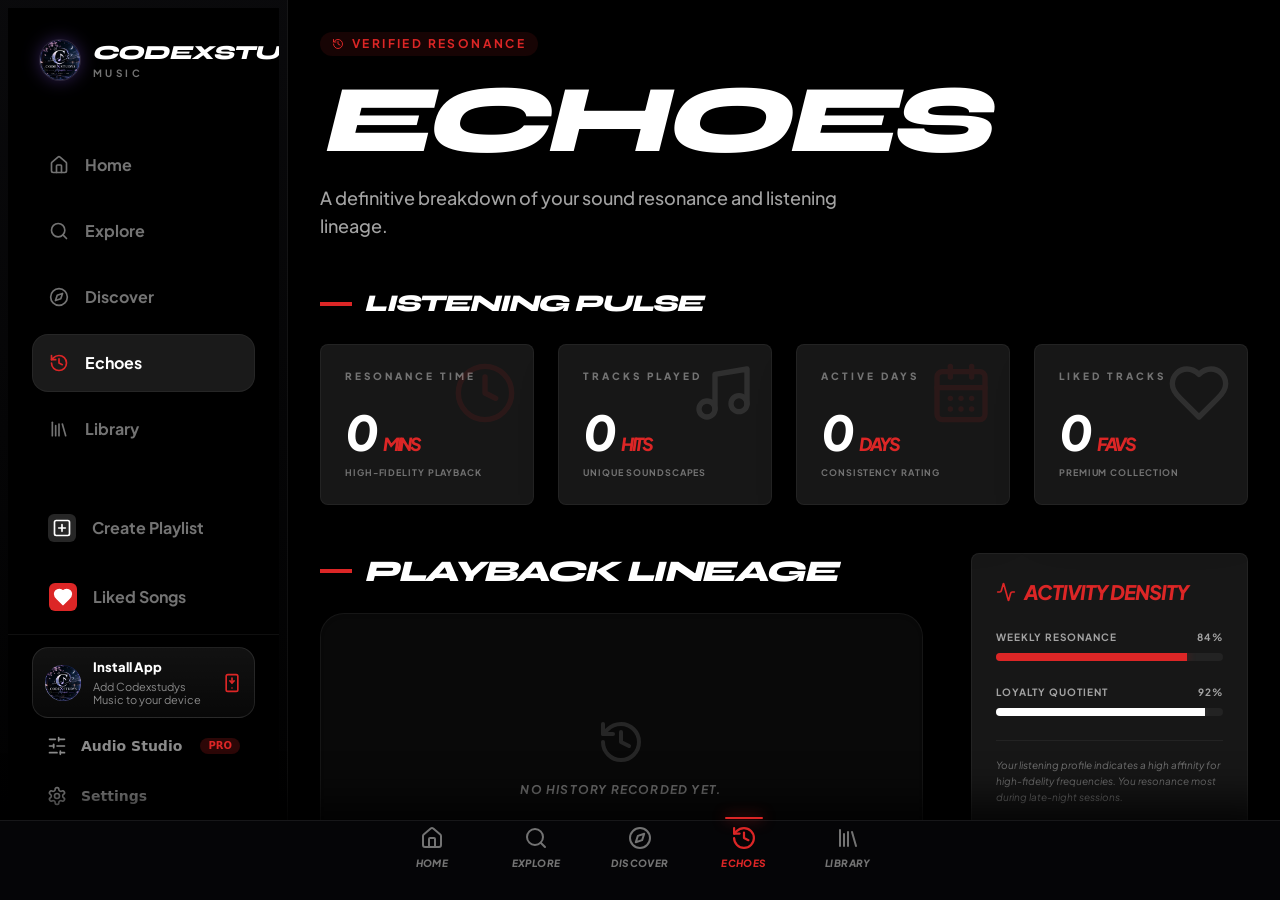
<file: insights.html>
<!DOCTYPE html><!--Xupj8hpu9EOj09ljM2Tpg--><html lang="en" class="dark"><head><meta charSet="utf-8"/><meta name="viewport" content="width=device-width, initial-scale=1, viewport-fit=cover"/><link rel="stylesheet" href="/_next/static/css/5de9ea0412bca5a9.css" data-precedence="next"/><link rel="preload" as="script" fetchPriority="low" href="/_next/static/chunks/webpack-ef4996613e330968.js"/><script src="/_next/static/chunks/4bd1b696-21f374d1156f834a.js" async=""></script><script src="/_next/static/chunks/255-99e1d6b668e20fa1.js" async=""></script><script src="/_next/static/chunks/main-app-f9b5d20365cb8be2.js" async=""></script><script src="/_next/static/chunks/ceb9e9aa-7321e1c5d65de52c.js" async=""></script><script src="/_next/static/chunks/bc9e92e6-09dfa10330f82262.js" async=""></script><script src="/_next/static/chunks/830-9cb85eb3d7123755.js" async=""></script><script src="/_next/static/chunks/875-accf4f5b816f99c2.js" async=""></script><script src="/_next/static/chunks/671-54515bdc1e6a6f37.js" async=""></script><script src="/_next/static/chunks/398-cfe49b7c6900870e.js" async=""></script><script src="/_next/static/chunks/552-708b9793a1e28279.js" async=""></script><script src="/_next/static/chunks/619-9168df9c2a29b74b.js" async=""></script><script src="/_next/static/chunks/413-7c1e0265fe8eb18c.js" async=""></script><script src="/_next/static/chunks/402-611cc13401a769c3.js" async=""></script><script src="/_next/static/chunks/app/layout-cx7e2a9p1prem.js" async=""></script><script src="/_next/static/chunks/961-dea247be10c78b6d.js" async=""></script><script src="/_next/static/chunks/app/insights/page-0bc343efd342d4ec.js" async=""></script><title>Codexstudys Music - Play, Study, Vibe</title><meta name="description" content="Clean, modern music discovery."/><link rel="manifest" href="/manifest.webmanifest"/><meta name="theme-color" content="#000000"/><link rel="icon" href="/favicon.ico" sizes="48x48"/><link rel="icon" type="image/png" sizes="32x32" href="/icons/favicon-32.png"/><link rel="apple-touch-icon" href="/icons/apple-touch-icon.png"/><meta name="mobile-web-app-capable" content="yes"/><meta name="apple-mobile-web-app-capable" content="yes"/><meta name="apple-mobile-web-app-title" content="Codexstudys"/><meta name="apple-mobile-web-app-status-bar-style" content="black-translucent"/><script src="/_next/static/chunks/polyfills-42372ed130431b0a.js" noModule=""></script><link rel="preconnect" href="https://fonts.googleapis.com"/><link rel="preconnect" href="https://fonts.gstatic.com" crossorigin=""/><link rel="stylesheet" href="https://fonts.googleapis.com/css2?family=Plus+Jakarta+Sans:wght@400;500;600;700;800&amp;family=Syne:wght@700;800&amp;display=swap"/><link rel="stylesheet" href="/cx.css"/><script src="/cx-premium.js"></script><script src="/cx-shell.js"></script></head><body class="antialiased bg-black text-white h-svh overflow-hidden flex flex-col font-sans relative"><div hidden=""><!--$--><!--/$--></div><div class="flex flex-1 overflow-hidden relative"><aside class="hidden md:flex w-72 bg-black flex-col gap-2 p-2 h-full border-r border-white/5 shrink-0 z-40"><div class="flex flex-col gap-2 h-full bg-black overflow-y-auto no-scrollbar pb-24"><div class="p-8 mb-4"><a class="flex items-center gap-3 group" href="/"><img src="/icons/logo-mark-128.png" alt="" width="40" height="40" class="cx-logo cx-logo--lg"/><span class="cx-word"><b>Codexstudys</b><small>Music</small></span></a></div><nav class="flex flex-col gap-2 px-6"><a class="flex items-center gap-4 px-4 py-4 rounded-2xl text-base font-bold transition-all group border border-transparent text-neutral-500 hover:text-white hover:bg-white/5" href="/"><svg xmlns="http://www.w3.org/2000/svg" width="24" height="24" viewBox="0 0 24 24" fill="none" stroke="currentColor" stroke-width="2" stroke-linecap="round" stroke-linejoin="round" class="lucide lucide-house h-5 w-5 transition-colors text-neutral-500 group-hover:text-white"><path d="M15 21v-8a1 1 0 0 0-1-1h-4a1 1 0 0 0-1 1v8"></path><path d="M3 10a2 2 0 0 1 .709-1.528l7-5.999a2 2 0 0 1 2.582 0l7 5.999A2 2 0 0 1 21 10v9a2 2 0 0 1-2 2H5a2 2 0 0 1-2-2z"></path></svg>Home</a><a class="flex items-center gap-4 px-4 py-4 rounded-2xl text-base font-bold transition-all group border border-transparent text-neutral-500 hover:text-white hover:bg-white/5" href="/genres"><svg xmlns="http://www.w3.org/2000/svg" width="24" height="24" viewBox="0 0 24 24" fill="none" stroke="currentColor" stroke-width="2" stroke-linecap="round" stroke-linejoin="round" class="lucide lucide-search h-5 w-5 transition-colors text-neutral-500 group-hover:text-white"><circle cx="11" cy="11" r="8"></circle><path d="m21 21-4.3-4.3"></path></svg>Explore</a><a class="flex items-center gap-4 px-4 py-4 rounded-2xl text-base font-bold transition-all group border border-transparent text-neutral-500 hover:text-white hover:bg-white/5" href="/discover"><svg xmlns="http://www.w3.org/2000/svg" width="24" height="24" viewBox="0 0 24 24" fill="none" stroke="currentColor" stroke-width="2" stroke-linecap="round" stroke-linejoin="round" class="lucide lucide-compass h-5 w-5 transition-colors text-neutral-500 group-hover:text-white"><circle cx="12" cy="12" r="10"></circle><polygon points="16.24 7.76 14.12 14.12 7.76 16.24 9.88 9.88 16.24 7.76"></polygon></svg>Discover</a><a class="flex items-center gap-4 px-4 py-4 rounded-2xl text-base font-bold transition-all group border text-white bg-white/10 border-white/5" href="/insights"><svg xmlns="http://www.w3.org/2000/svg" width="24" height="24" viewBox="0 0 24 24" fill="none" stroke="currentColor" stroke-width="2" stroke-linecap="round" stroke-linejoin="round" class="lucide lucide-history h-5 w-5 transition-colors text-primary"><path d="M3 12a9 9 0 1 0 9-9 9.75 9.75 0 0 0-6.74 2.74L3 8"></path><path d="M3 3v5h5"></path><path d="M12 7v5l4 2"></path></svg>Echoes</a><a class="flex items-center gap-4 px-4 py-4 rounded-2xl text-base font-bold transition-all group border border-transparent text-neutral-500 hover:text-white hover:bg-white/5" href="/library"><svg xmlns="http://www.w3.org/2000/svg" width="24" height="24" viewBox="0 0 24 24" fill="none" stroke="currentColor" stroke-width="2" stroke-linecap="round" stroke-linejoin="round" class="lucide lucide-library h-5 w-5 transition-colors text-neutral-500 group-hover:text-white"><path d="m16 6 4 14"></path><path d="M12 6v14"></path><path d="M8 8v12"></path><path d="M4 4v16"></path></svg>Library</a></nav><div class="mt-8 flex flex-col gap-2 px-6"><button class="flex items-center gap-4 px-4 py-4 rounded-2xl text-base font-bold text-neutral-500 hover:text-white hover:bg-white/5 transition-all group"><div class="bg-neutral-800 text-white p-1 rounded-md group-hover:bg-neutral-700"><svg xmlns="http://www.w3.org/2000/svg" width="24" height="24" viewBox="0 0 24 24" fill="none" stroke="currentColor" stroke-width="2" stroke-linecap="round" stroke-linejoin="round" class="lucide lucide-square-plus h-5 w-5"><rect width="18" height="18" x="3" y="3" rx="2"></rect><path d="M8 12h8"></path><path d="M12 8v8"></path></svg></div>Create Playlist</button><a class="flex items-center gap-4 px-4 py-4 rounded-2xl text-base font-bold transition-all group border border-transparent text-neutral-500 hover:text-white hover:bg-white/5" href="/liked"><div class="bg-gradient-to-br from-primary to-red-600 text-white p-1 rounded-md"><svg xmlns="http://www.w3.org/2000/svg" width="24" height="24" viewBox="0 0 24 24" fill="none" stroke="currentColor" stroke-width="2" stroke-linecap="round" stroke-linejoin="round" class="lucide lucide-heart h-5 w-5 fill-white"><path d="M19 14c1.49-1.46 3-3.21 3-5.5A5.5 5.5 0 0 0 16.5 3c-1.76 0-3 .5-4.5 2-1.5-1.5-2.74-2-4.5-2A5.5 5.5 0 0 0 2 8.5c0 2.3 1.5 4.05 3 5.5l7 7Z"></path></svg></div><span class="flex-1">Liked Songs</span></a></div><div class="mt-4 px-10 flex-1"><p class="text-[10px] text-neutral-600 uppercase font-black tracking-widest mb-4 opacity-50">Playlists</p><div class="space-y-2"></div></div></div></aside><div class="flex-1 flex flex-col overflow-hidden relative"><header class="flex md:hidden items-center justify-between p-5 bg-black/90 backdrop-blur-xl border-b border-white/5 sticky top-0 z-[55]"><a class="flex items-center gap-2 group shrink-0" href="/"><img src="/icons/logo-mark-128.png" alt="" width="36" height="36" class="cx-logo"/><span class="cx-word cx-word--sm"><b>Codexstudys</b><small>Music</small></span></a><button class="inline-flex items-center justify-center gap-2 whitespace-nowrap text-sm font-medium ring-offset-background transition-colors focus-visible:outline-none focus-visible:ring-2 focus-visible:ring-ring focus-visible:ring-offset-2 disabled:pointer-events-none disabled:opacity-50 [&amp;_svg]:pointer-events-none [&amp;_svg]:size-4 [&amp;_svg]:shrink-0 hover:text-accent-foreground text-white hover:bg-white/5 rounded-xl h-12 w-12" type="button" aria-haspopup="dialog" aria-expanded="false" aria-controls="radix-_R_j3b_" data-state="closed"><svg xmlns="http://www.w3.org/2000/svg" width="24" height="24" viewBox="0 0 24 24" fill="none" stroke="currentColor" stroke-width="2" stroke-linecap="round" stroke-linejoin="round" class="lucide lucide-menu h-7 w-7"><line x1="4" x2="20" y1="12" y2="12"></line><line x1="4" x2="20" y1="6" y2="6"></line><line x1="4" x2="20" y1="18" y2="18"></line></svg><span class="sr-only">Open menu</span></button></header><main class="flex-1 overflow-y-auto relative custom-scrollbar bg-black pb-48"><div class="p-8 pb-48 max-w-6xl mx-auto space-y-12 animate-in fade-in duration-700"><header class="space-y-4"><div class="inline-flex items-center gap-2 px-3 py-1 rounded-full bg-primary/10 text-primary text-xs font-bold tracking-[0.2em] uppercase"><svg xmlns="http://www.w3.org/2000/svg" width="24" height="24" viewBox="0 0 24 24" fill="none" stroke="currentColor" stroke-width="2" stroke-linecap="round" stroke-linejoin="round" class="lucide lucide-history h-3 w-3"><path d="M3 12a9 9 0 1 0 9-9 9.75 9.75 0 0 0-6.74 2.74L3 8"></path><path d="M3 3v5h5"></path><path d="M12 7v5l4 2"></path></svg>Verified Resonance</div><h1 class="text-5xl md:text-8xl font-black tracking-tighter text-white uppercase italic leading-none">Echoes</h1><p class="text-neutral-400 max-w-xl text-lg font-medium">A definitive breakdown of your sound resonance and listening lineage.</p></header><section class="space-y-6"><div class="flex items-center gap-3"><div class="h-1 w-8 bg-primary"></div><h2 class="text-2xl font-black italic uppercase tracking-tighter">Listening Pulse</h2></div><div class="grid grid-cols-1 md:grid-cols-2 lg:grid-cols-4 gap-6"><div class="rounded-lg border text-card-foreground bg-neutral-900 border-white/5 shadow-2xl overflow-hidden relative group"><div class="absolute top-0 right-0 p-4 opacity-10 group-hover:opacity-20 transition-opacity"><svg xmlns="http://www.w3.org/2000/svg" width="24" height="24" viewBox="0 0 24 24" fill="none" stroke="currentColor" stroke-width="2" stroke-linecap="round" stroke-linejoin="round" class="lucide lucide-clock h-16 w-16 text-primary"><circle cx="12" cy="12" r="10"></circle><polyline points="12 6 12 12 16 14"></polyline></svg></div><div class="flex flex-col space-y-1.5 p-6"><div class="text-[10px] font-black uppercase tracking-[0.3em] text-neutral-500">Resonance Time</div></div><div class="p-6 pt-0"><div class="text-5xl font-black italic text-white uppercase tracking-tighter">0<!-- --> <span class="text-primary text-lg">MINS</span></div><p class="text-[9px] text-neutral-500 mt-2 font-bold uppercase tracking-widest">High-fidelity playback</p></div></div><div class="rounded-lg border text-card-foreground bg-neutral-900 border-white/5 shadow-2xl overflow-hidden relative group"><div class="absolute top-0 right-0 p-4 opacity-10 group-hover:opacity-20 transition-opacity"><svg xmlns="http://www.w3.org/2000/svg" width="24" height="24" viewBox="0 0 24 24" fill="none" stroke="currentColor" stroke-width="2" stroke-linecap="round" stroke-linejoin="round" class="lucide lucide-music h-16 w-16 text-white"><path d="M9 18V5l12-2v13"></path><circle cx="6" cy="18" r="3"></circle><circle cx="18" cy="16" r="3"></circle></svg></div><div class="flex flex-col space-y-1.5 p-6"><div class="text-[10px] font-black uppercase tracking-[0.3em] text-neutral-500">Tracks Played</div></div><div class="p-6 pt-0"><div class="text-5xl font-black italic text-white uppercase tracking-tighter">0<!-- --> <span class="text-primary text-lg">HITS</span></div><p class="text-[9px] text-neutral-500 mt-2 font-bold uppercase tracking-widest">Unique soundscapes</p></div></div><div class="rounded-lg border text-card-foreground bg-neutral-900 border-white/5 shadow-2xl overflow-hidden relative group"><div class="absolute top-0 right-0 p-4 opacity-10 group-hover:opacity-20 transition-opacity"><svg xmlns="http://www.w3.org/2000/svg" width="24" height="24" viewBox="0 0 24 24" fill="none" stroke="currentColor" stroke-width="2" stroke-linecap="round" stroke-linejoin="round" class="lucide lucide-calendar-days h-16 w-16 text-primary"><path d="M8 2v4"></path><path d="M16 2v4"></path><rect width="18" height="18" x="3" y="4" rx="2"></rect><path d="M3 10h18"></path><path d="M8 14h.01"></path><path d="M12 14h.01"></path><path d="M16 14h.01"></path><path d="M8 18h.01"></path><path d="M12 18h.01"></path><path d="M16 18h.01"></path></svg></div><div class="flex flex-col space-y-1.5 p-6"><div class="text-[10px] font-black uppercase tracking-[0.3em] text-neutral-500">Active Days</div></div><div class="p-6 pt-0"><div class="text-5xl font-black italic text-white uppercase tracking-tighter">0<!-- --> <span class="text-primary text-lg">DAYS</span></div><p class="text-[9px] text-neutral-500 mt-2 font-bold uppercase tracking-widest">Consistency rating</p></div></div><div class="rounded-lg border text-card-foreground bg-neutral-900 border-white/5 shadow-2xl overflow-hidden relative group"><div class="absolute top-0 right-0 p-4 opacity-10 group-hover:opacity-20 transition-opacity"><svg xmlns="http://www.w3.org/2000/svg" width="24" height="24" viewBox="0 0 24 24" fill="none" stroke="currentColor" stroke-width="2" stroke-linecap="round" stroke-linejoin="round" class="lucide lucide-heart h-16 w-16 text-white"><path d="M19 14c1.49-1.46 3-3.21 3-5.5A5.5 5.5 0 0 0 16.5 3c-1.76 0-3 .5-4.5 2-1.5-1.5-2.74-2-4.5-2A5.5 5.5 0 0 0 2 8.5c0 2.3 1.5 4.05 3 5.5l7 7Z"></path></svg></div><div class="flex flex-col space-y-1.5 p-6"><div class="text-[10px] font-black uppercase tracking-[0.3em] text-neutral-500">Liked Tracks</div></div><div class="p-6 pt-0"><div class="text-5xl font-black italic text-white uppercase tracking-tighter">0<!-- --> <span class="text-primary text-lg">FAVS</span></div><p class="text-[9px] text-neutral-500 mt-2 font-bold uppercase tracking-widest">Premium collection</p></div></div></div></section><div class="grid grid-cols-1 lg:grid-cols-12 gap-12"><section class="lg:col-span-8 space-y-6"><div class="flex items-center justify-between"><div class="flex items-center gap-3"><div class="h-1 w-8 bg-primary"></div><h2 class="text-3xl font-black italic uppercase tracking-tighter">Playback Lineage</h2></div></div><div dir="ltr" class="relative overflow-hidden h-[500px] rounded-3xl border border-white/5 bg-neutral-900/40 p-6 shadow-inner" style="position:relative;--radix-scroll-area-corner-width:0px;--radix-scroll-area-corner-height:0px"><style>[data-radix-scroll-area-viewport]{scrollbar-width:none;-ms-overflow-style:none;-webkit-overflow-scrolling:touch;}[data-radix-scroll-area-viewport]::-webkit-scrollbar{display:none}</style><div data-radix-scroll-area-viewport="" class="h-full w-full rounded-[inherit]" style="overflow-x:hidden;overflow-y:hidden"><div style="min-width:100%;display:table"><div class="space-y-3"><div class="py-20 flex flex-col items-center justify-center text-center space-y-4"><svg xmlns="http://www.w3.org/2000/svg" width="24" height="24" viewBox="0 0 24 24" fill="none" stroke="currentColor" stroke-width="2" stroke-linecap="round" stroke-linejoin="round" class="lucide lucide-history h-12 w-12 text-neutral-800"><path d="M3 12a9 9 0 1 0 9-9 9.75 9.75 0 0 0-6.74 2.74L3 8"></path><path d="M3 3v5h5"></path><path d="M12 7v5l4 2"></path></svg><p class="text-neutral-500 font-bold uppercase italic tracking-widest text-xs">No history recorded yet.</p></div></div></div></div></div></section><div class="lg:col-span-4 space-y-6"><div class="rounded-lg border text-card-foreground bg-neutral-900 border-white/5 shadow-2xl"><div class="flex flex-col space-y-1.5 p-6"><div class="text-xl font-black italic uppercase tracking-tighter flex items-center gap-2 text-primary"><svg xmlns="http://www.w3.org/2000/svg" width="24" height="24" viewBox="0 0 24 24" fill="none" stroke="currentColor" stroke-width="2" stroke-linecap="round" stroke-linejoin="round" class="lucide lucide-activity h-5 w-5"><path d="M22 12h-2.48a2 2 0 0 0-1.93 1.46l-2.35 8.36a.25.25 0 0 1-.48 0L9.24 2.18a.25.25 0 0 0-.48 0l-2.35 8.36A2 2 0 0 1 4.49 12H2"></path></svg>Activity Density</div></div><div class="p-6 pt-0 space-y-6"><div class="space-y-2"><div class="flex justify-between text-[10px] font-bold uppercase tracking-widest text-neutral-400"><span>Weekly Resonance</span><span>84%</span></div><div class="h-2 w-full bg-white/5 rounded-full overflow-hidden"><div class="h-full w-[84%] bg-primary shadow-[0_0_10px_rgba(255,0,0,0.3)]"></div></div></div><div class="space-y-2"><div class="flex justify-between text-[10px] font-bold uppercase tracking-widest text-neutral-400"><span>Loyalty Quotient</span><span>92%</span></div><div class="h-2 w-full bg-white/5 rounded-full overflow-hidden"><div class="h-full w-[92%] bg-white shadow-[0_0_10px_rgba(255,255,255,0.1)]"></div></div></div><p class="text-[10px] text-neutral-500 italic leading-relaxed pt-4 border-t border-white/5">Your listening profile indicates a high affinity for high-fidelity frequencies. You resonance most during late-night sessions.</p></div></div></div></div></div><!--$--><!--/$--></main></div></div><div class="fixed bottom-0 left-0 right-0 z-[100] flex flex-col bg-black shadow-[0_-20px_40px_rgba(0,0,0,0.8)]"><nav class="h-20 bg-black border-t border-white/5 flex items-center shrink-0 w-full relative z-[100] pb-6 px-6 select-none safe-area-bottom"><div class="flex w-full items-center justify-between gap-2 max-w-lg mx-auto"><a class="flex flex-col items-center gap-1.5 transition-all duration-300 flex-1 py-2 lag-free-tap text-neutral-500 hover:text-neutral-300" href="/"><svg xmlns="http://www.w3.org/2000/svg" width="24" height="24" viewBox="0 0 24 24" fill="none" stroke="currentColor" stroke-width="2" stroke-linecap="round" stroke-linejoin="round" class="lucide lucide-house h-6 w-6 transition-transform"><path d="M15 21v-8a1 1 0 0 0-1-1h-4a1 1 0 0 0-1 1v8"></path><path d="M3 10a2 2 0 0 1 .709-1.528l7-5.999a2 2 0 0 1 2.582 0l7 5.999A2 2 0 0 1 21 10v9a2 2 0 0 1-2 2H5a2 2 0 0 1-2-2z"></path></svg><span class="text-[10px] font-black uppercase tracking-tight italic text-center text-neutral-500">HOME</span></a><a class="flex flex-col items-center gap-1.5 transition-all duration-300 flex-1 py-2 lag-free-tap text-neutral-500 hover:text-neutral-300" href="/genres"><svg xmlns="http://www.w3.org/2000/svg" width="24" height="24" viewBox="0 0 24 24" fill="none" stroke="currentColor" stroke-width="2" stroke-linecap="round" stroke-linejoin="round" class="lucide lucide-search h-6 w-6 transition-transform"><circle cx="11" cy="11" r="8"></circle><path d="m21 21-4.3-4.3"></path></svg><span class="text-[10px] font-black uppercase tracking-tight italic text-center text-neutral-500">EXPLORE</span></a><a class="flex flex-col items-center gap-1.5 transition-all duration-300 flex-1 py-2 lag-free-tap text-neutral-500 hover:text-neutral-300" href="/discover"><svg xmlns="http://www.w3.org/2000/svg" width="24" height="24" viewBox="0 0 24 24" fill="none" stroke="currentColor" stroke-width="2" stroke-linecap="round" stroke-linejoin="round" class="lucide lucide-compass h-6 w-6 transition-transform"><circle cx="12" cy="12" r="10"></circle><polygon points="16.24 7.76 14.12 14.12 7.76 16.24 9.88 9.88 16.24 7.76"></polygon></svg><span class="text-[10px] font-black uppercase tracking-tight italic text-center text-neutral-500">DISCOVER</span></a><a class="flex flex-col items-center gap-1.5 transition-all duration-300 flex-1 py-2 lag-free-tap text-primary" href="/insights"><svg xmlns="http://www.w3.org/2000/svg" width="24" height="24" viewBox="0 0 24 24" fill="none" stroke="currentColor" stroke-width="2" stroke-linecap="round" stroke-linejoin="round" class="lucide lucide-history h-6 w-6 transition-transform text-primary scale-110"><path d="M3 12a9 9 0 1 0 9-9 9.75 9.75 0 0 0-6.74 2.74L3 8"></path><path d="M3 3v5h5"></path><path d="M12 7v5l4 2"></path></svg><span class="text-[10px] font-black uppercase tracking-tight italic text-center text-primary">ECHOES</span></a><a class="flex flex-col items-center gap-1.5 transition-all duration-300 flex-1 py-2 lag-free-tap text-neutral-500 hover:text-neutral-300" href="/library"><svg xmlns="http://www.w3.org/2000/svg" width="24" height="24" viewBox="0 0 24 24" fill="none" stroke="currentColor" stroke-width="2" stroke-linecap="round" stroke-linejoin="round" class="lucide lucide-library h-6 w-6 transition-transform"><path d="m16 6 4 14"></path><path d="M12 6v14"></path><path d="M8 8v12"></path><path d="M4 4v16"></path></svg><span class="text-[10px] font-black uppercase tracking-tight italic text-center text-neutral-500">LIBRARY</span></a></div></nav></div><div role="region" aria-label="Notifications (F8)" tabindex="-1" style="pointer-events:none"><ol tabindex="-1" class="fixed top-0 z-[100] flex max-h-screen w-full flex-col-reverse p-4 sm:bottom-0 sm:right-0 sm:top-auto sm:flex-col md:max-w-[420px]"></ol></div><script src="/_next/static/chunks/webpack-ef4996613e330968.js" id="_R_" async=""></script><script>(self.__next_f=self.__next_f||[]).push([0])</script><script>self.__next_f.push([1,"1:\"$Sreact.fragment\"\n2:I[2038,[\"644\",\"static/chunks/ceb9e9aa-7321e1c5d65de52c.js\",\"992\",\"static/chunks/bc9e92e6-09dfa10330f82262.js\",\"830\",\"static/chunks/830-9cb85eb3d7123755.js\",\"875\",\"static/chunks/875-accf4f5b816f99c2.js\",\"671\",\"static/chunks/671-54515bdc1e6a6f37.js\",\"398\",\"static/chunks/398-cfe49b7c6900870e.js\",\"552\",\"static/chunks/552-708b9793a1e28279.js\",\"619\",\"static/chunks/619-9168df9c2a29b74b.js\",\"413\",\"static/chunks/413-7c1e0265fe8eb18c.js\",\"402\",\"static/chunks/402-611cc13401a769c3.js\",\"177\",\"static/chunks/app/layout-cx7e2a9p1prem.js\"],\"FirebaseClientProvider\"]\n3:I[7078,[\"644\",\"static/chunks/ceb9e9aa-7321e1c5d65de52c.js\",\"992\",\"static/chunks/bc9e92e6-09dfa10330f82262.js\",\"830\",\"static/chunks/830-9cb85eb3d7123755.js\",\"875\",\"static/chunks/875-accf4f5b816f99c2.js\",\"671\",\"static/chunks/671-54515bdc1e6a6f37.js\",\"398\",\"static/chunks/398-cfe49b7c6900870e.js\",\"552\",\"static/chunks/552-708b9793a1e28279.js\",\"619\",\"static/chunks/619-9168df9c2a29b74b.js\",\"413\",\"static/chunks/413-7c1e0265fe8eb18c.js\",\"402\",\"static/chunks/402-611cc13401a769c3.js\",\"177\",\"static/chunks/app/layout-cx7e2a9p1prem.js\"],\"MusicProvider\"]\n4:I[3085,[\"644\",\"static/chunks/ceb9e9aa-7321e1c5d65de52c.js\",\"992\",\"static/chunks/bc9e92e6-09dfa10330f82262.js\",\"830\",\"static/chunks/830-9cb85eb3d7123755.js\",\"875\",\"static/chunks/875-accf4f5b816f99c2.js\",\"671\",\"static/chunks/671-54515bdc1e6a6f37.js\",\"398\",\"static/chunks/398-cfe49b7c6900870e.js\",\"552\",\"static/chunks/552-708b9793a1e28279.js\",\"619\",\"static/chunks/619-9168df9c2a29b74b.js\",\"413\",\"static/chunks/413-7c1e0265fe8eb18c.js\",\"402\",\"static/chunks/402-611cc13401a769c3.js\",\"177\",\"static/chunks/app/layout-cx7e2a9p1prem.js\"],\"Sidebar\"]\n5:I[3085,[\"644\",\"static/chunks/ceb9e9aa-7321e1c5d65de52c.js\",\"992\",\"static/chunks/bc9e92e6-09dfa10330f82262.js\",\"830\",\"static/chunks/830-9cb85eb3d7123755.js\",\"875\",\"static/chunks/875-accf4f5b816f99c2.js\",\"671\",\"static/chunks/671-54515bdc1e6a6f37.js\",\"398\",\"static/chunks/398-cfe49b7c6900870e.js\",\"552\",\"static/chunks/552-708b9793a1e28279.js\",\"619\",\"static/chunks/619-9168df9c2a29b74b.js\",\"413\",\"static/chunks/413-7c1e0265fe8eb18c.js\",\"402\",\"static/chunks/402-611cc13401a769c3.js\",\"177\",\"static/chunks/app/layout-cx7e2a9p1prem.js\"],\"Header\"]\n6:I[9766,[],\"\"]\n7:I[8924,[],\"\"]\n8:I[1372,[\"644\",\"static/chunks/ceb9e9aa-7321e1c5d65de52c.js\",\"992\",\"static/chunks/bc9e92e6-09dfa10330f82262.js\",\"830\",\"static/chunks/830-9cb85eb3d7123755.js\",\"875\",\"static/chunks/875-accf4f5b816f99c2.js\",\"671\",\"static/chunks/671-54515bdc1e6a6f37.js\",\"398\",\"static/chunks/398-cfe49b7c6900870e.js\",\"552\",\"static/chunks/552-708b9793a1e28279.js\",\"619\",\"static/chunks/619-9168df9c2a29b74b.js\",\"413\",\"static/chunks/413-7c1e0265fe8eb18c.js\",\"402\",\"static/chunks/402-611cc13401a769c3.js\",\"177\",\"static/chunks/app/layout-cx7e2a9p1prem.js\"],\"NowPlayingBar\"]\n9:I[5326,[\"644\",\"static/chunks/ceb9e9aa-7321e1c5d65de52c.js\",\"992\",\"static/chunks/bc9e92e6-09dfa10330f82262.js\",\"830\",\"static/chunks/830-9cb85eb3d7123755.js\",\"875\",\"static/chunks/875-accf4f5b816f99c2.js\",\"671\",\"static/chunks/671-54515bdc1e6a6f37.js\",\"398\",\"static/chunks/398-cfe49b7c6900870e.js\",\"552\",\"static/chunks/552-708b9793a1e28279.js\",\"619\",\"static/chunks/619-9168df9c2a29b74b.js\",\"413\",\"static/chunks/413-7c1e0265fe8eb18c.js\",\"402\",\"static/chunks/402-611cc13401a769c3.js\",\"177\",\"static/chunks/app/layout-cx7e2a9p1prem.js\"],\"BottomNav\"]\na:I[8178,[\"644\",\"static/chunks/ceb9e9aa-7321e1c5d65de52c.js\",\"992\",\"static/chunks/bc9e92e6-09dfa10330f82262.js\",\"830\",\"static/chunks/830-9cb85eb3d7123755.js\",\"875\",\"static/chunks/875-accf4f5b816f99c2.js\",\"671\",\"static/chunks/671-54515bdc1e6a6f37.js\",\"398\",\"static/chunks/398-cfe49b7c6900870e.js\",\"552\",\"static/chunks/552-708b9793a1e28279.js\",\"619\",\"static/chunks/619-9168df9c2a29b74b.js\",\"413\",\"static/chunks/413-7c1e0265fe8eb18c.js\",\"402\",\"static/chunks/402-611cc13401a769c3.js\",\"177\",\"static/chunks/app/layout-cx7e2a9p1prem.js\"],\"FullScreenPlayer\"]\nb:I[4427,[\"644\",\"static/chunks/ceb9e9aa-7321e1c5d65de52c.js\",\"992\",\"static/chunks/bc9e92e6-09dfa10330f82262.js\",\"830\",\"static/chunks/830-9cb85eb3d7123755.js\",\"875\",\"static/chunks/875-accf4f5b816f99c2.js\",\"671\",\"static/chunks/671-54515bdc1e6a6f37.js\",\"398\",\"static/chunks/398-cfe49b7c6900870e.js\",\"552\",\"static/chunks/552-708b9793a1e28279.js\",\"619\",\"static/chunks/619-9168df9c2a29b74b.js\",\"413\",\"static/chunks/413-7c1e0265fe8eb18c.js\",\"402\",\"static/chunks/402-611cc13401a769c3.js\",\"177\",\"static/chunks/app/layout-cx7e2a9p1prem.js\"],\"LyricsDrawer\"]\nc:I[3522,[\"644\",\"static/chunks/ceb9e9aa-7321e1c5d65de52c.js\",\"992\",\"static/chunks/bc9e92e6-09dfa10330f82262.js\",\"830\",\"static/chunks/830-9cb85eb3d7123755.js\",\"875\",\"static/chunks/875-accf4f5b816f99c2.js\",\"671\",\"static/chunks/671-54515bdc1e6a6f37.js\",\"398\",\"static/chunks/398-cfe49b7c6900870e.js\",\"552\",\"static/chunks/552-708b9793a1e28279.js\",\"619\",\"static/chunks/619-9168df9c2a29b74b.js\",\"413\",\"static/chunks/413-7c1e0265fe8eb18c.js\",\"402\",\"static/chunks/402-611cc13401a769c3.js\",\"177\",\"static/chunks/app/layout-cx7e2a9p1prem.js\"],\"QueueDrawer\"]\nd:I[8516,[\"644\",\"static/chunks/ceb9e9aa-7321e1c5d65de52c.js\",\"992\",\"static/chunks/bc9e92e6-09dfa10330f82262.js\",\"830\",\"static/chunks/830-9cb85eb3d7123755.js\",\"875\",\"static/chunks/875-accf4f5b816f99c2.js\",\"671\",\"static/chunks/671-54515bdc1e6a6f37.js\",\"398\",\"static/chunks/398-cfe49b7c6900870e.js\",\"552\",\"static/chunks/552-708b9793a1e28279.js\",\"619\",\"static/chunks/619-9168df9c2a29b74b.js\",\"413\",\"static/chunks/413-7c1e0265fe8eb18c.js\",\"402\",\"static/chunks/402-611cc13401a769c3.js\",\"177\",\"static/chunks/app/layout-cx7e2a9p1prem.js\"],\"Toaster\"]\ne:I[1959,[],\"ClientPageRoot\"]\nf:I[2746,[\"830\",\"static/chunks/830-9cb85eb3d7123755.js\",\"961\",\"static/chunks/961-dea247be10c78b6d.js\",\"402\",\"static/chunks/402-611cc13401a769c3.js\",\"214\",\"static/chunks/app/insights/page-0bc343efd342d4ec.js\"],\"default\"]\n12:I[4431,[],\"OutletBoundary\"]\n14:I[5278,[],\"AsyncMetadataOutlet\"]\n16:I[4431,[],\"ViewportBoundary\"]\n18:I[4431,[],\"MetadataBoundary\"]\n19:\"$Sreact.suspense\"\n1b:I[7150,[],\"\"]\n:HL[\"/_next/static/css/5de9ea0412bca5a9.css\",\"style\"]\n0:{\"P\":null,\"b\":\"Xupj8hpu9EOj09ljM2Tpg\",\"p\":\"\",\"c\":[\"\",\"insights\"],\"i\":false,\"f\":[[[\"\",{\"children\":[\"insights\",{\"children\":[\"__PAGE__\",{}]}]},\"$undefined\",\"$undefined\",true],[\"\",[\"$\",\"$1\",\"c\",{\"children\":[[[\"$\",\"link\",\"0\",{\"rel\":\"stylesheet\",\"href\":\"/_next/static/css/5de9ea0412bca5a9.css\",\"precedence\":\"next\",\"crossOrigin\":\"$undefined\",\"nonce\":\"$undefined\"}]],[\"$\",\"html\",null,{\"lang\":\"en\",\"className\":\"dark\",\"children\":[\"$\",\"body\",null,{\"className\":\"antialiased bg-black text-white h-svh overflow-hidden flex flex-col font-sans relative\",\"children\":[\"$\",\"$L2\",null,{\"children\":[\"$\",\"$L3\",null,{\"children\":[[\"$\",\"div\",null,{\"className\":\"flex flex-1 overflow-hidden relative\",\"children\":[[\"$\",\"$L4\",null,{}],[\"$\",\"div\",null,{\"className\":\"flex-1 flex flex-col overflow-hidden relative\",\"children\":[[\"$\",\"$L5\",null,{}],[\"$\",\"main\",null,{\"className\":\"flex-1 overflow-y-auto relative custom-scrollbar bg-black pb-48\",\"children\":[\"$\",\"$L6\",null,{\"parallelRouterKey\":\"children\",\"error\":\"$undefined\",\"errorStyles\":\"$undefined\",\"errorScripts\":\"$undefined\",\"template\":[\"$\",\"$L7\",null,{}],\"templateStyles\":\"$undefined\",\"templateScripts\":\"$undefined\",\"notFound\":[[[\"$\",\"title\",null,{\"children\":\"404: This page could not be found.\"}],[\"$\",\"div\",null,{\"style\":{\"fontFamily\":\"system-ui,\\\"Segoe UI\\\",Roboto,Helvetica,Arial,sans-serif,\\\"Apple Color Emoji\\\",\\\"Segoe UI Emoji\\\"\",\"height\":\"100vh\",\"textAlign\":\"center\",\"display\":\"flex\",\"flexDirection\":\"column\",\"alignItems\":\"center\",\"justifyContent\":\"center\"},\"children\":[\"$\",\"div\",null,{\"children\":[[\"$\",\"style\",null,{\"dangerouslySetInnerHTML\":{\"__html\":\"body{color:#000;background:#fff;margin:0}.next-error-h1{border-right:1px solid rgba(0,0,0,.3)}@media (prefers-color-scheme:dark){body{color:#fff;background:#000}.next-error-h1{border-right:1px solid rgba(255,255,255,.3)}}\"}}],[\"$\",\"h1\",null,{\"className\":\"next-error-h1\",\"style\":{\"display\":\"inline-block\",\"margin\":\"0 20px 0 0\",\"padding\":\"0 23px 0 0\",\"fontSize\":24,\"fontWeight\":500,\"verticalAlign\":\"top\",\"lineHeight\":\"49px\"},\"children\":404}],[\"$\",\"div\",null,{\"style\":{\"display\":\"inline-block\"},\"children\":[\"$\",\"h2\",null,{\"style\":{\"fontSize\":14,\"fontWeight\":400,\"lineHeight\":\"49px\",\"margin\":0},\"children\":\"This page could not be found.\"}]}]]}]}]],[]],\"forbidden\":\"$undefined\",\"unauthorized\":\"$undefined\"}]}]]}]]}],[\"$\",\"div\",null,{\"className\":\"fixed bottom-0 left-0 right-0 z-[100] flex flex-col bg-black shadow-[0_-20px_40px_rgba(0,0,0,0.8)]\",\"children\":[[\"$\",\"$L8\",null,{}],[\"$\",\"$L9\",null,{}]]}],[\"$\",\"$La\",null,{}],[\"$\",\"$Lb\",null,{}],[\"$\",\"$Lc\",null,{}],[\"$\",\"$Ld\",null,{}]]}]}]}]}]]}],{\"children\":[\"insights\",[\"$\",\"$1\",\"c\",{\"children\":[null,[\"$\",\"$L6\",null,{\"parallelRouterKey\":\"children\",\"error\":\"$undefined\",\"errorStyles\":\"$undefined\",\"errorScripts\":\"$undefined\",\"template\":[\"$\",\"$L7\",null,{}],\"templateStyles\":\"$undefined\",\"templateScripts\":\"$undefined\",\"notFound\":\"$undefined\",\"forbidden\":\"$undefined\",\"unauthorized\":\"$undefined\"}]]}],{\"children\":[\"__PAGE__\",[\"$\",\"$1\",\"c\",{\"children\":[[\"$\",\"$Le\",null,{\"Component\":\"$f\",\"searchParams\":{},\"params\":{},\"promises\":[\"$@10\",\"$@11\"]}],null,[\"$\",\"$L12\",null,{\"children\":[\"$L13\",[\"$\",\"$L14\",null,{\"promise\":\"$@15\"}]]}]]}],{},null,false]},null,false]},null,false],[\"$\",\"$1\",\"h\",{\"children\":[null,[[\"$\",\"$L16\",null,{\"children\":\"$L17\"}],null],[\"$\",\"$L18\",null,{\"children\":[\"$\",\"div\",null,{\"hidden\":true,\"children\":[\"$\",\"$19\",null,{\"fallback\":null,\"children\":\"$L1a\"}]}]}]]}],false]],\"m\":\"$undefined\",\"G\":[\"$1b\",[]],\"s\":false,\"S\":true}\n10:{}\n11:\"$0:f:0:1:2:children:2:children:1:props:children:0:props:params\"\n17:[[\"$\",\"meta\",\"0\",{\"charSet\":\"utf-8\"}],[\"$\",\"meta\",\"1\",{\"name\":\"viewport\",\"content\":\"width=device-width, initial-scale=1, viewport-fit=cover\"}]]\n13:null\n1c:I[622,[],\"IconMark\"]\n15:{\"metadata\":[[\"$\",\"title\",\"0\",{\"children\":\"Codexstudys Music - Play, Study, Vibe\"}],[\"$\",\"meta\",\"1\",{\"name\":\"description\",\"content\":\"Clean, modern music discovery.\"}],[\"$\",\"link\",\"2\",{\"rel\":\"icon\",\"href\":\"/favicon.ico\",\"sizes\":\"48x48\"}],[\"$\",\"link\",\"4\",{\"rel\":\"icon\",\"href\":\"/icons/favicon-32.png\",\"type\":\"image/png\",\"sizes\":\"32x32\"}],[\"$\",\"link\",\"5\",{\"rel\":\"apple-touch-icon\",\"href\":\"/icons/apple-touch-icon.png\"}],[\"$\",\"link\",\"6\",{\"rel\":\"manifest\",\"href\":\"/manifest.webmanifest\"}],[\"$\",\"meta\",\"7\",{\"name\":\"theme-color\",\"content\":\"#000000\"}],[\"$\",\"meta\",\"8\",{\"name\":\"mobile-web-app-capable\",\"content\":\"yes\"}],[\"$\",\"meta\",\"9\",{\"name\":\"apple-mobile-web-app-title\",\"content\":\"Codexstudys\"}],[\"$\",\"$L1c\",\"3\",{}]],\"error\":null,\"digest\":\"$undefined\"}\n1a:\"$15:metadata\"\n"])</script></body></html>
</file>
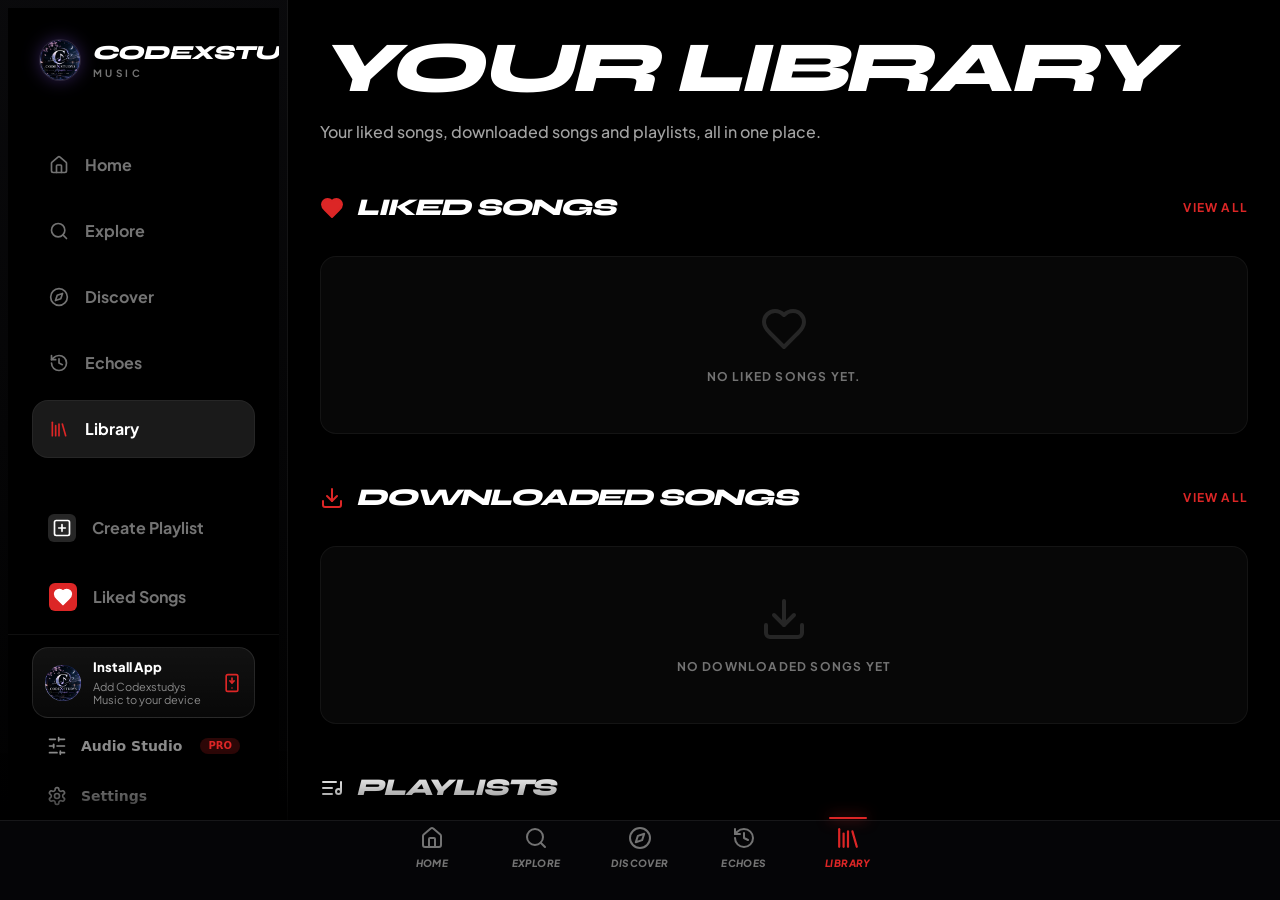
<file: library.html>
<!DOCTYPE html><!--Xupj8hpu9EOj09ljM2Tpg--><html lang="en" class="dark"><head><meta charSet="utf-8"/><meta name="viewport" content="width=device-width, initial-scale=1, viewport-fit=cover"/><link rel="stylesheet" href="/_next/static/css/5de9ea0412bca5a9.css" data-precedence="next"/><link rel="preload" as="script" fetchPriority="low" href="/_next/static/chunks/webpack-ef4996613e330968.js"/><script src="/_next/static/chunks/4bd1b696-21f374d1156f834a.js" async=""></script><script src="/_next/static/chunks/255-99e1d6b668e20fa1.js" async=""></script><script src="/_next/static/chunks/main-app-f9b5d20365cb8be2.js" async=""></script><script src="/_next/static/chunks/ceb9e9aa-7321e1c5d65de52c.js" async=""></script><script src="/_next/static/chunks/bc9e92e6-09dfa10330f82262.js" async=""></script><script src="/_next/static/chunks/830-9cb85eb3d7123755.js" async=""></script><script src="/_next/static/chunks/875-accf4f5b816f99c2.js" async=""></script><script src="/_next/static/chunks/671-54515bdc1e6a6f37.js" async=""></script><script src="/_next/static/chunks/398-cfe49b7c6900870e.js" async=""></script><script src="/_next/static/chunks/552-708b9793a1e28279.js" async=""></script><script src="/_next/static/chunks/619-9168df9c2a29b74b.js" async=""></script><script src="/_next/static/chunks/413-7c1e0265fe8eb18c.js" async=""></script><script src="/_next/static/chunks/402-611cc13401a769c3.js" async=""></script><script src="/_next/static/chunks/app/layout-cx7e2a9p1prem.js" async=""></script><script src="/_next/static/chunks/825-63f76a7658f4b6c6.js" async=""></script><script src="/_next/static/chunks/622-ee89d23457bfb91b.js" async=""></script><script src="/_next/static/chunks/824-489aeb92f4ce80ab.js" async=""></script><script src="/_next/static/chunks/app/library/page-d022253eae668e22.js" async=""></script><title>Codexstudys Music - Play, Study, Vibe</title><meta name="description" content="Clean, modern music discovery."/><link rel="manifest" href="/manifest.webmanifest"/><meta name="theme-color" content="#000000"/><link rel="icon" href="/favicon.ico" sizes="48x48"/><link rel="icon" type="image/png" sizes="32x32" href="/icons/favicon-32.png"/><link rel="apple-touch-icon" href="/icons/apple-touch-icon.png"/><meta name="mobile-web-app-capable" content="yes"/><meta name="apple-mobile-web-app-capable" content="yes"/><meta name="apple-mobile-web-app-title" content="Codexstudys"/><meta name="apple-mobile-web-app-status-bar-style" content="black-translucent"/><script src="/_next/static/chunks/polyfills-42372ed130431b0a.js" noModule=""></script><link rel="preconnect" href="https://fonts.googleapis.com"/><link rel="preconnect" href="https://fonts.gstatic.com" crossorigin=""/><link rel="stylesheet" href="https://fonts.googleapis.com/css2?family=Plus+Jakarta+Sans:wght@400;500;600;700;800&amp;family=Syne:wght@700;800&amp;display=swap"/><link rel="stylesheet" href="/cx.css"/><script src="/cx-premium.js"></script><script src="/cx-shell.js"></script></head><body class="antialiased bg-black text-white h-svh overflow-hidden flex flex-col font-sans relative"><div hidden=""><!--$--><!--/$--></div><div class="flex flex-1 overflow-hidden relative"><aside class="hidden md:flex w-72 bg-black flex-col gap-2 p-2 h-full border-r border-white/5 shrink-0 z-40"><div class="flex flex-col gap-2 h-full bg-black overflow-y-auto no-scrollbar pb-24"><div class="p-8 mb-4"><a class="flex items-center gap-3 group" href="/"><img src="/icons/logo-mark-128.png" alt="" width="40" height="40" class="cx-logo cx-logo--lg"/><span class="cx-word"><b>Codexstudys</b><small>Music</small></span></a></div><nav class="flex flex-col gap-2 px-6"><a class="flex items-center gap-4 px-4 py-4 rounded-2xl text-base font-bold transition-all group border border-transparent text-neutral-500 hover:text-white hover:bg-white/5" href="/"><svg xmlns="http://www.w3.org/2000/svg" width="24" height="24" viewBox="0 0 24 24" fill="none" stroke="currentColor" stroke-width="2" stroke-linecap="round" stroke-linejoin="round" class="lucide lucide-house h-5 w-5 transition-colors text-neutral-500 group-hover:text-white"><path d="M15 21v-8a1 1 0 0 0-1-1h-4a1 1 0 0 0-1 1v8"></path><path d="M3 10a2 2 0 0 1 .709-1.528l7-5.999a2 2 0 0 1 2.582 0l7 5.999A2 2 0 0 1 21 10v9a2 2 0 0 1-2 2H5a2 2 0 0 1-2-2z"></path></svg>Home</a><a class="flex items-center gap-4 px-4 py-4 rounded-2xl text-base font-bold transition-all group border border-transparent text-neutral-500 hover:text-white hover:bg-white/5" href="/genres"><svg xmlns="http://www.w3.org/2000/svg" width="24" height="24" viewBox="0 0 24 24" fill="none" stroke="currentColor" stroke-width="2" stroke-linecap="round" stroke-linejoin="round" class="lucide lucide-search h-5 w-5 transition-colors text-neutral-500 group-hover:text-white"><circle cx="11" cy="11" r="8"></circle><path d="m21 21-4.3-4.3"></path></svg>Explore</a><a class="flex items-center gap-4 px-4 py-4 rounded-2xl text-base font-bold transition-all group border border-transparent text-neutral-500 hover:text-white hover:bg-white/5" href="/discover"><svg xmlns="http://www.w3.org/2000/svg" width="24" height="24" viewBox="0 0 24 24" fill="none" stroke="currentColor" stroke-width="2" stroke-linecap="round" stroke-linejoin="round" class="lucide lucide-compass h-5 w-5 transition-colors text-neutral-500 group-hover:text-white"><circle cx="12" cy="12" r="10"></circle><polygon points="16.24 7.76 14.12 14.12 7.76 16.24 9.88 9.88 16.24 7.76"></polygon></svg>Discover</a><a class="flex items-center gap-4 px-4 py-4 rounded-2xl text-base font-bold transition-all group border border-transparent text-neutral-500 hover:text-white hover:bg-white/5" href="/insights"><svg xmlns="http://www.w3.org/2000/svg" width="24" height="24" viewBox="0 0 24 24" fill="none" stroke="currentColor" stroke-width="2" stroke-linecap="round" stroke-linejoin="round" class="lucide lucide-history h-5 w-5 transition-colors text-neutral-500 group-hover:text-white"><path d="M3 12a9 9 0 1 0 9-9 9.75 9.75 0 0 0-6.74 2.74L3 8"></path><path d="M3 3v5h5"></path><path d="M12 7v5l4 2"></path></svg>Echoes</a><a class="flex items-center gap-4 px-4 py-4 rounded-2xl text-base font-bold transition-all group border text-white bg-white/10 border-white/5" href="/library"><svg xmlns="http://www.w3.org/2000/svg" width="24" height="24" viewBox="0 0 24 24" fill="none" stroke="currentColor" stroke-width="2" stroke-linecap="round" stroke-linejoin="round" class="lucide lucide-library h-5 w-5 transition-colors text-primary"><path d="m16 6 4 14"></path><path d="M12 6v14"></path><path d="M8 8v12"></path><path d="M4 4v16"></path></svg>Library</a></nav><div class="mt-8 flex flex-col gap-2 px-6"><button class="flex items-center gap-4 px-4 py-4 rounded-2xl text-base font-bold text-neutral-500 hover:text-white hover:bg-white/5 transition-all group"><div class="bg-neutral-800 text-white p-1 rounded-md group-hover:bg-neutral-700"><svg xmlns="http://www.w3.org/2000/svg" width="24" height="24" viewBox="0 0 24 24" fill="none" stroke="currentColor" stroke-width="2" stroke-linecap="round" stroke-linejoin="round" class="lucide lucide-square-plus h-5 w-5"><rect width="18" height="18" x="3" y="3" rx="2"></rect><path d="M8 12h8"></path><path d="M12 8v8"></path></svg></div>Create Playlist</button><a class="flex items-center gap-4 px-4 py-4 rounded-2xl text-base font-bold transition-all group border border-transparent text-neutral-500 hover:text-white hover:bg-white/5" href="/liked"><div class="bg-gradient-to-br from-primary to-red-600 text-white p-1 rounded-md"><svg xmlns="http://www.w3.org/2000/svg" width="24" height="24" viewBox="0 0 24 24" fill="none" stroke="currentColor" stroke-width="2" stroke-linecap="round" stroke-linejoin="round" class="lucide lucide-heart h-5 w-5 fill-white"><path d="M19 14c1.49-1.46 3-3.21 3-5.5A5.5 5.5 0 0 0 16.5 3c-1.76 0-3 .5-4.5 2-1.5-1.5-2.74-2-4.5-2A5.5 5.5 0 0 0 2 8.5c0 2.3 1.5 4.05 3 5.5l7 7Z"></path></svg></div><span class="flex-1">Liked Songs</span></a></div><div class="mt-4 px-10 flex-1"><p class="text-[10px] text-neutral-600 uppercase font-black tracking-widest mb-4 opacity-50">Playlists</p><div class="space-y-2"></div></div></div></aside><div class="flex-1 flex flex-col overflow-hidden relative"><header class="flex md:hidden items-center justify-between p-5 bg-black/90 backdrop-blur-xl border-b border-white/5 sticky top-0 z-[55]"><a class="flex items-center gap-2 group shrink-0" href="/"><img src="/icons/logo-mark-128.png" alt="" width="36" height="36" class="cx-logo"/><span class="cx-word cx-word--sm"><b>Codexstudys</b><small>Music</small></span></a><button class="inline-flex items-center justify-center gap-2 whitespace-nowrap text-sm font-medium ring-offset-background transition-colors focus-visible:outline-none focus-visible:ring-2 focus-visible:ring-ring focus-visible:ring-offset-2 disabled:pointer-events-none disabled:opacity-50 [&amp;_svg]:pointer-events-none [&amp;_svg]:size-4 [&amp;_svg]:shrink-0 hover:text-accent-foreground text-white hover:bg-white/5 rounded-xl h-12 w-12" type="button" aria-haspopup="dialog" aria-expanded="false" aria-controls="radix-_R_j3b_" data-state="closed"><svg xmlns="http://www.w3.org/2000/svg" width="24" height="24" viewBox="0 0 24 24" fill="none" stroke="currentColor" stroke-width="2" stroke-linecap="round" stroke-linejoin="round" class="lucide lucide-menu h-7 w-7"><line x1="4" x2="20" y1="12" y2="12"></line><line x1="4" x2="20" y1="6" y2="6"></line><line x1="4" x2="20" y1="18" y2="18"></line></svg><span class="sr-only">Open menu</span></button></header><main class="flex-1 overflow-y-auto relative custom-scrollbar bg-black pb-48"><div class="p-8 pb-32 space-y-12 max-w-7xl mx-auto"><header class="space-y-4"><h1 class="text-5xl md:text-7xl font-black tracking-tighter text-white uppercase italic leading-none">Your Library</h1><p class="text-neutral-400 max-w-xl font-medium">Your liked songs, downloaded songs and playlists, all in one place.</p></header><section><div class="flex items-center justify-between mb-8"><h2 class="text-2xl font-black italic uppercase tracking-tighter flex items-center gap-3"><svg xmlns="http://www.w3.org/2000/svg" width="24" height="24" viewBox="0 0 24 24" fill="none" stroke="currentColor" stroke-width="2" stroke-linecap="round" stroke-linejoin="round" class="lucide lucide-heart h-6 w-6 text-primary fill-primary"><path d="M19 14c1.49-1.46 3-3.21 3-5.5A5.5 5.5 0 0 0 16.5 3c-1.76 0-3 .5-4.5 2-1.5-1.5-2.74-2-4.5-2A5.5 5.5 0 0 0 2 8.5c0 2.3 1.5 4.05 3 5.5l7 7Z"></path></svg>Liked Songs</h2><a class="text-xs font-bold uppercase tracking-widest text-primary hover:underline" href="/liked">View All</a></div><div class="bg-neutral-900/30 border border-white/5 p-12 rounded-2xl text-center space-y-4"><svg xmlns="http://www.w3.org/2000/svg" width="24" height="24" viewBox="0 0 24 24" fill="none" stroke="currentColor" stroke-width="2" stroke-linecap="round" stroke-linejoin="round" class="lucide lucide-heart h-12 w-12 text-neutral-800 mx-auto"><path d="M19 14c1.49-1.46 3-3.21 3-5.5A5.5 5.5 0 0 0 16.5 3c-1.76 0-3 .5-4.5 2-1.5-1.5-2.74-2-4.5-2A5.5 5.5 0 0 0 2 8.5c0 2.3 1.5 4.05 3 5.5l7 7Z"></path></svg><p class="text-neutral-500 font-bold uppercase tracking-widest text-xs">No liked songs yet.</p></div></section><section><div class="flex items-center justify-between mb-8"><h2 class="text-2xl font-black italic uppercase tracking-tighter flex items-center gap-3"><svg xmlns="http://www.w3.org/2000/svg" width="24" height="24" viewBox="0 0 24 24" fill="none" stroke="currentColor" stroke-width="2" stroke-linecap="round" stroke-linejoin="round" class="lucide lucide-download h-6 w-6 text-primary"><path d="M21 15v4a2 2 0 0 1-2 2H5a2 2 0 0 1-2-2v-4"></path><polyline points="7 10 12 15 17 10"></polyline><line x1="12" x2="12" y1="15" y2="3"></line></svg>Downloaded Songs</h2><a class="text-xs font-bold uppercase tracking-widest text-primary hover:underline" href="/downloads">View All</a></div><div class="bg-neutral-900/30 border border-white/5 p-12 rounded-2xl text-center space-y-4"><svg xmlns="http://www.w3.org/2000/svg" width="24" height="24" viewBox="0 0 24 24" fill="none" stroke="currentColor" stroke-width="2" stroke-linecap="round" stroke-linejoin="round" class="lucide lucide-download h-12 w-12 text-neutral-800 mx-auto"><path d="M21 15v4a2 2 0 0 1-2 2H5a2 2 0 0 1-2-2v-4"></path><polyline points="7 10 12 15 17 10"></polyline><line x1="12" x2="12" y1="15" y2="3"></line></svg><p class="text-neutral-500 font-bold uppercase tracking-widest text-xs">No downloaded songs yet</p></div></section><section><div class="flex items-center justify-between mb-8"><h2 class="text-2xl font-black italic uppercase tracking-tighter flex items-center gap-3"><svg xmlns="http://www.w3.org/2000/svg" width="24" height="24" viewBox="0 0 24 24" fill="none" stroke="currentColor" stroke-width="2" stroke-linecap="round" stroke-linejoin="round" class="lucide lucide-list-music h-6 w-6 text-white"><path d="M21 15V6"></path><path d="M18.5 18a2.5 2.5 0 1 0 0-5 2.5 2.5 0 0 0 0 5Z"></path><path d="M12 12H3"></path><path d="M16 6H3"></path><path d="M12 18H3"></path></svg>Playlists</h2></div><div class="bg-neutral-900/30 border border-white/5 p-12 rounded-2xl text-center space-y-4"><svg xmlns="http://www.w3.org/2000/svg" width="24" height="24" viewBox="0 0 24 24" fill="none" stroke="currentColor" stroke-width="2" stroke-linecap="round" stroke-linejoin="round" class="lucide lucide-music2 h-12 w-12 text-neutral-800 mx-auto"><circle cx="8" cy="18" r="4"></circle><path d="M12 18V2l7 4"></path></svg><p class="text-neutral-500 font-bold uppercase tracking-widest text-xs">No playlists created.</p></div></section></div><!--$--><!--/$--></main></div></div><div class="fixed bottom-0 left-0 right-0 z-[100] flex flex-col bg-black shadow-[0_-20px_40px_rgba(0,0,0,0.8)]"><nav class="h-20 bg-black border-t border-white/5 flex items-center shrink-0 w-full relative z-[100] pb-6 px-6 select-none safe-area-bottom"><div class="flex w-full items-center justify-between gap-2 max-w-lg mx-auto"><a class="flex flex-col items-center gap-1.5 transition-all duration-300 flex-1 py-2 lag-free-tap text-neutral-500 hover:text-neutral-300" href="/"><svg xmlns="http://www.w3.org/2000/svg" width="24" height="24" viewBox="0 0 24 24" fill="none" stroke="currentColor" stroke-width="2" stroke-linecap="round" stroke-linejoin="round" class="lucide lucide-house h-6 w-6 transition-transform"><path d="M15 21v-8a1 1 0 0 0-1-1h-4a1 1 0 0 0-1 1v8"></path><path d="M3 10a2 2 0 0 1 .709-1.528l7-5.999a2 2 0 0 1 2.582 0l7 5.999A2 2 0 0 1 21 10v9a2 2 0 0 1-2 2H5a2 2 0 0 1-2-2z"></path></svg><span class="text-[10px] font-black uppercase tracking-tight italic text-center text-neutral-500">HOME</span></a><a class="flex flex-col items-center gap-1.5 transition-all duration-300 flex-1 py-2 lag-free-tap text-neutral-500 hover:text-neutral-300" href="/genres"><svg xmlns="http://www.w3.org/2000/svg" width="24" height="24" viewBox="0 0 24 24" fill="none" stroke="currentColor" stroke-width="2" stroke-linecap="round" stroke-linejoin="round" class="lucide lucide-search h-6 w-6 transition-transform"><circle cx="11" cy="11" r="8"></circle><path d="m21 21-4.3-4.3"></path></svg><span class="text-[10px] font-black uppercase tracking-tight italic text-center text-neutral-500">EXPLORE</span></a><a class="flex flex-col items-center gap-1.5 transition-all duration-300 flex-1 py-2 lag-free-tap text-neutral-500 hover:text-neutral-300" href="/discover"><svg xmlns="http://www.w3.org/2000/svg" width="24" height="24" viewBox="0 0 24 24" fill="none" stroke="currentColor" stroke-width="2" stroke-linecap="round" stroke-linejoin="round" class="lucide lucide-compass h-6 w-6 transition-transform"><circle cx="12" cy="12" r="10"></circle><polygon points="16.24 7.76 14.12 14.12 7.76 16.24 9.88 9.88 16.24 7.76"></polygon></svg><span class="text-[10px] font-black uppercase tracking-tight italic text-center text-neutral-500">DISCOVER</span></a><a class="flex flex-col items-center gap-1.5 transition-all duration-300 flex-1 py-2 lag-free-tap text-neutral-500 hover:text-neutral-300" href="/insights"><svg xmlns="http://www.w3.org/2000/svg" width="24" height="24" viewBox="0 0 24 24" fill="none" stroke="currentColor" stroke-width="2" stroke-linecap="round" stroke-linejoin="round" class="lucide lucide-history h-6 w-6 transition-transform"><path d="M3 12a9 9 0 1 0 9-9 9.75 9.75 0 0 0-6.74 2.74L3 8"></path><path d="M3 3v5h5"></path><path d="M12 7v5l4 2"></path></svg><span class="text-[10px] font-black uppercase tracking-tight italic text-center text-neutral-500">ECHOES</span></a><a class="flex flex-col items-center gap-1.5 transition-all duration-300 flex-1 py-2 lag-free-tap text-primary" href="/library"><svg xmlns="http://www.w3.org/2000/svg" width="24" height="24" viewBox="0 0 24 24" fill="none" stroke="currentColor" stroke-width="2" stroke-linecap="round" stroke-linejoin="round" class="lucide lucide-library h-6 w-6 transition-transform text-primary scale-110"><path d="m16 6 4 14"></path><path d="M12 6v14"></path><path d="M8 8v12"></path><path d="M4 4v16"></path></svg><span class="text-[10px] font-black uppercase tracking-tight italic text-center text-primary">LIBRARY</span></a></div></nav></div><div role="region" aria-label="Notifications (F8)" tabindex="-1" style="pointer-events:none"><ol tabindex="-1" class="fixed top-0 z-[100] flex max-h-screen w-full flex-col-reverse p-4 sm:bottom-0 sm:right-0 sm:top-auto sm:flex-col md:max-w-[420px]"></ol></div><script src="/_next/static/chunks/webpack-ef4996613e330968.js" id="_R_" async=""></script><script>(self.__next_f=self.__next_f||[]).push([0])</script><script>self.__next_f.push([1,"1:\"$Sreact.fragment\"\n2:I[2038,[\"644\",\"static/chunks/ceb9e9aa-7321e1c5d65de52c.js\",\"992\",\"static/chunks/bc9e92e6-09dfa10330f82262.js\",\"830\",\"static/chunks/830-9cb85eb3d7123755.js\",\"875\",\"static/chunks/875-accf4f5b816f99c2.js\",\"671\",\"static/chunks/671-54515bdc1e6a6f37.js\",\"398\",\"static/chunks/398-cfe49b7c6900870e.js\",\"552\",\"static/chunks/552-708b9793a1e28279.js\",\"619\",\"static/chunks/619-9168df9c2a29b74b.js\",\"413\",\"static/chunks/413-7c1e0265fe8eb18c.js\",\"402\",\"static/chunks/402-611cc13401a769c3.js\",\"177\",\"static/chunks/app/layout-cx7e2a9p1prem.js\"],\"FirebaseClientProvider\"]\n3:I[7078,[\"644\",\"static/chunks/ceb9e9aa-7321e1c5d65de52c.js\",\"992\",\"static/chunks/bc9e92e6-09dfa10330f82262.js\",\"830\",\"static/chunks/830-9cb85eb3d7123755.js\",\"875\",\"static/chunks/875-accf4f5b816f99c2.js\",\"671\",\"static/chunks/671-54515bdc1e6a6f37.js\",\"398\",\"static/chunks/398-cfe49b7c6900870e.js\",\"552\",\"static/chunks/552-708b9793a1e28279.js\",\"619\",\"static/chunks/619-9168df9c2a29b74b.js\",\"413\",\"static/chunks/413-7c1e0265fe8eb18c.js\",\"402\",\"static/chunks/402-611cc13401a769c3.js\",\"177\",\"static/chunks/app/layout-cx7e2a9p1prem.js\"],\"MusicProvider\"]\n4:I[3085,[\"644\",\"static/chunks/ceb9e9aa-7321e1c5d65de52c.js\",\"992\",\"static/chunks/bc9e92e6-09dfa10330f82262.js\",\"830\",\"static/chunks/830-9cb85eb3d7123755.js\",\"875\",\"static/chunks/875-accf4f5b816f99c2.js\",\"671\",\"static/chunks/671-54515bdc1e6a6f37.js\",\"398\",\"static/chunks/398-cfe49b7c6900870e.js\",\"552\",\"static/chunks/552-708b9793a1e28279.js\",\"619\",\"static/chunks/619-9168df9c2a29b74b.js\",\"413\",\"static/chunks/413-7c1e0265fe8eb18c.js\",\"402\",\"static/chunks/402-611cc13401a769c3.js\",\"177\",\"static/chunks/app/layout-cx7e2a9p1prem.js\"],\"Sidebar\"]\n5:I[3085,[\"644\",\"static/chunks/ceb9e9aa-7321e1c5d65de52c.js\",\"992\",\"static/chunks/bc9e92e6-09dfa10330f82262.js\",\"830\",\"static/chunks/830-9cb85eb3d7123755.js\",\"875\",\"static/chunks/875-accf4f5b816f99c2.js\",\"671\",\"static/chunks/671-54515bdc1e6a6f37.js\",\"398\",\"static/chunks/398-cfe49b7c6900870e.js\",\"552\",\"static/chunks/552-708b9793a1e28279.js\",\"619\",\"static/chunks/619-9168df9c2a29b74b.js\",\"413\",\"static/chunks/413-7c1e0265fe8eb18c.js\",\"402\",\"static/chunks/402-611cc13401a769c3.js\",\"177\",\"static/chunks/app/layout-cx7e2a9p1prem.js\"],\"Header\"]\n6:I[9766,[],\"\"]\n7:I[8924,[],\"\"]\n8:I[1372,[\"644\",\"static/chunks/ceb9e9aa-7321e1c5d65de52c.js\",\"992\",\"static/chunks/bc9e92e6-09dfa10330f82262.js\",\"830\",\"static/chunks/830-9cb85eb3d7123755.js\",\"875\",\"static/chunks/875-accf4f5b816f99c2.js\",\"671\",\"static/chunks/671-54515bdc1e6a6f37.js\",\"398\",\"static/chunks/398-cfe49b7c6900870e.js\",\"552\",\"static/chunks/552-708b9793a1e28279.js\",\"619\",\"static/chunks/619-9168df9c2a29b74b.js\",\"413\",\"static/chunks/413-7c1e0265fe8eb18c.js\",\"402\",\"static/chunks/402-611cc13401a769c3.js\",\"177\",\"static/chunks/app/layout-cx7e2a9p1prem.js\"],\"NowPlayingBar\"]\n9:I[5326,[\"644\",\"static/chunks/ceb9e9aa-7321e1c5d65de52c.js\",\"992\",\"static/chunks/bc9e92e6-09dfa10330f82262.js\",\"830\",\"static/chunks/830-9cb85eb3d7123755.js\",\"875\",\"static/chunks/875-accf4f5b816f99c2.js\",\"671\",\"static/chunks/671-54515bdc1e6a6f37.js\",\"398\",\"static/chunks/398-cfe49b7c6900870e.js\",\"552\",\"static/chunks/552-708b9793a1e28279.js\",\"619\",\"static/chunks/619-9168df9c2a29b74b.js\",\"413\",\"static/chunks/413-7c1e0265fe8eb18c.js\",\"402\",\"static/chunks/402-611cc13401a769c3.js\",\"177\",\"static/chunks/app/layout-cx7e2a9p1prem.js\"],\"BottomNav\"]\na:I[8178,[\"644\",\"static/chunks/ceb9e9aa-7321e1c5d65de52c.js\",\"992\",\"static/chunks/bc9e92e6-09dfa10330f82262.js\",\"830\",\"static/chunks/830-9cb85eb3d7123755.js\",\"875\",\"static/chunks/875-accf4f5b816f99c2.js\",\"671\",\"static/chunks/671-54515bdc1e6a6f37.js\",\"398\",\"static/chunks/398-cfe49b7c6900870e.js\",\"552\",\"static/chunks/552-708b9793a1e28279.js\",\"619\",\"static/chunks/619-9168df9c2a29b74b.js\",\"413\",\"static/chunks/413-7c1e0265fe8eb18c.js\",\"402\",\"static/chunks/402-611cc13401a769c3.js\",\"177\",\"static/chunks/app/layout-cx7e2a9p1prem.js\"],\"FullScreenPlayer\"]\nb:I[4427,[\"644\",\"static/chunks/ceb9e9aa-7321e1c5d65de52c.js\",\"992\",\"static/chunks/bc9e92e6-09dfa10330f82262.js\",\"830\",\"static/chunks/830-9cb85eb3d7123755.js\",\"875\",\"static/chunks/875-accf4f5b816f99c2.js\",\"671\",\"static/chunks/671-54515bdc1e6a6f37.js\",\"398\",\"static/chunks/398-cfe49b7c6900870e.js\",\"552\",\"static/chunks/552-708b9793a1e28279.js\",\"619\",\"static/chunks/619-9168df9c2a29b74b.js\",\"413\",\"static/chunks/413-7c1e0265fe8eb18c.js\",\"402\",\"static/chunks/402-611cc13401a769c3.js\",\"177\",\"static/chunks/app/layout-cx7e2a9p1prem.js\"],\"LyricsDrawer\"]\nc:I[3522,[\"644\",\"static/chunks/ceb9e9aa-7321e1c5d65de52c.js\",\"992\",\"static/chunks/bc9e92e6-09dfa10330f82262.js\",\"830\",\"static/chunks/830-9cb85eb3d7123755.js\",\"875\",\"static/chunks/875-accf4f5b816f99c2.js\",\"671\",\"static/chunks/671-54515bdc1e6a6f37.js\",\"398\",\"static/chunks/398-cfe49b7c6900870e.js\",\"552\",\"static/chunks/552-708b9793a1e28279.js\",\"619\",\"static/chunks/619-9168df9c2a29b74b.js\",\"413\",\"static/chunks/413-7c1e0265fe8eb18c.js\",\"402\",\"static/chunks/402-611cc13401a769c3.js\",\"177\",\"static/chunks/app/layout-cx7e2a9p1prem.js\"],\"QueueDrawer\"]\nd:I[8516,[\"644\",\"static/chunks/ceb9e9aa-7321e1c5d65de52c.js\",\"992\",\"static/chunks/bc9e92e6-09dfa10330f82262.js\",\"830\",\"static/chunks/830-9cb85eb3d7123755.js\",\"875\",\"static/chunks/875-accf4f5b816f99c2.js\",\"671\",\"static/chunks/671-54515bdc1e6a6f37.js\",\"398\",\"static/chunks/398-cfe49b7c6900870e.js\",\"552\",\"static/chunks/552-708b9793a1e28279.js\",\"619\",\"static/chunks/619-9168df9c2a29b74b.js\",\"413\",\"static/chunks/413-7c1e0265fe8eb18c.js\",\"402\",\"static/chunks/402-611cc13401a769c3.js\",\"177\",\"static/chunks/app/layout-cx7e2a9p1prem.js\"],\"Toaster\"]\ne:I[1959,[],\"ClientPageRoot\"]\nf:I[7295,[\"830\",\"static/chunks/830-9cb85eb3d7123755.js\",\"875\",\"static/chunks/875-accf4f5b816f99c2.js\",\"671\",\"static/chunks/671-54515bdc1e6a6f37.js\",\"825\",\"static/chunks/825-63f76a7658f4b6c6.js\",\"622\",\"static/chunks/622-ee89d23457bfb91b.js\",\"619\",\"static/chunks/619-9168df9c2a29b74b.js\",\"402\",\"static/chunks/402-611cc13401a769c3.js\",\"824\",\"static/chunks/824-489aeb92f4ce80ab.js\",\"382\",\"static/chunks/app/library/page-d022253eae668e22.js\"],\"default\"]\n12:I[4431,[],\"OutletBoundary\"]\n14:I[5278,[],\"AsyncMetadataOutlet\"]\n16:I[4431,[],\"ViewportBoundary\"]\n18:I[4431,[],\"MetadataBoundary\"]\n19:\"$Sreact.suspense\"\n1b:I[7150,[],\"\"]\n:HL[\"/_next/static/css/5de9ea0412bca5a9.css\",\"style\"]\n0:{\"P\":null,\"b\":\"Xupj8hpu9EOj09ljM2Tpg\",\"p\":\"\",\"c\":[\"\",\"library\"],\"i\":false,\"f\":[[[\"\",{\"children\":[\"library\",{\"children\":[\"__PAGE__\",{}]}]},\"$undefined\",\"$undefined\",true],[\"\",[\"$\",\"$1\",\"c\",{\"children\":[[[\"$\",\"link\",\"0\",{\"rel\":\"stylesheet\",\"href\":\"/_next/static/css/5de9ea0412bca5a9.css\",\"precedence\":\"next\",\"crossOrigin\":\"$undefined\",\"nonce\":\"$undefined\"}]],[\"$\",\"html\",null,{\"lang\":\"en\",\"className\":\"dark\",\"children\":[\"$\",\"body\",null,{\"className\":\"antialiased bg-black text-white h-svh overflow-hidden flex flex-col font-sans relative\",\"children\":[\"$\",\"$L2\",null,{\"children\":[\"$\",\"$L3\",null,{\"children\":[[\"$\",\"div\",null,{\"className\":\"flex flex-1 overflow-hidden relative\",\"children\":[[\"$\",\"$L4\",null,{}],[\"$\",\"div\",null,{\"className\":\"flex-1 flex flex-col overflow-hidden relative\",\"children\":[[\"$\",\"$L5\",null,{}],[\"$\",\"main\",null,{\"className\":\"flex-1 overflow-y-auto relative custom-scrollbar bg-black pb-48\",\"children\":[\"$\",\"$L6\",null,{\"parallelRouterKey\":\"children\",\"error\":\"$undefined\",\"errorStyles\":\"$undefined\",\"errorScripts\":\"$undefined\",\"template\":[\"$\",\"$L7\",null,{}],\"templateStyles\":\"$undefined\",\"templateScripts\":\"$undefined\",\"notFound\":[[[\"$\",\"title\",null,{\"children\":\"404: This page could not be found.\"}],[\"$\",\"div\",null,{\"style\":{\"fontFamily\":\"system-ui,\\\"Segoe UI\\\",Roboto,Helvetica,Arial,sans-serif,\\\"Apple Color Emoji\\\",\\\"Segoe UI Emoji\\\"\",\"height\":\"100vh\",\"textAlign\":\"center\",\"display\":\"flex\",\"flexDirection\":\"column\",\"alignItems\":\"center\",\"justifyContent\":\"center\"},\"children\":[\"$\",\"div\",null,{\"children\":[[\"$\",\"style\",null,{\"dangerouslySetInnerHTML\":{\"__html\":\"body{color:#000;background:#fff;margin:0}.next-error-h1{border-right:1px solid rgba(0,0,0,.3)}@media (prefers-color-scheme:dark){body{color:#fff;background:#000}.next-error-h1{border-right:1px solid rgba(255,255,255,.3)}}\"}}],[\"$\",\"h1\",null,{\"className\":\"next-error-h1\",\"style\":{\"display\":\"inline-block\",\"margin\":\"0 20px 0 0\",\"padding\":\"0 23px 0 0\",\"fontSize\":24,\"fontWeight\":500,\"verticalAlign\":\"top\",\"lineHeight\":\"49px\"},\"children\":404}],[\"$\",\"div\",null,{\"style\":{\"display\":\"inline-block\"},\"children\":[\"$\",\"h2\",null,{\"style\":{\"fontSize\":14,\"fontWeight\":400,\"lineHeight\":\"49px\",\"margin\":0},\"children\":\"This page could not be found.\"}]}]]}]}]],[]],\"forbidden\":\"$undefined\",\"unauthorized\":\"$undefined\"}]}]]}]]}],[\"$\",\"div\",null,{\"className\":\"fixed bottom-0 left-0 right-0 z-[100] flex flex-col bg-black shadow-[0_-20px_40px_rgba(0,0,0,0.8)]\",\"children\":[[\"$\",\"$L8\",null,{}],[\"$\",\"$L9\",null,{}]]}],[\"$\",\"$La\",null,{}],[\"$\",\"$Lb\",null,{}],[\"$\",\"$Lc\",null,{}],[\"$\",\"$Ld\",null,{}]]}]}]}]}]]}],{\"children\":[\"library\",[\"$\",\"$1\",\"c\",{\"children\":[null,[\"$\",\"$L6\",null,{\"parallelRouterKey\":\"children\",\"error\":\"$undefined\",\"errorStyles\":\"$undefined\",\"errorScripts\":\"$undefined\",\"template\":[\"$\",\"$L7\",null,{}],\"templateStyles\":\"$undefined\",\"templateScripts\":\"$undefined\",\"notFound\":\"$undefined\",\"forbidden\":\"$undefined\",\"unauthorized\":\"$undefined\"}]]}],{\"children\":[\"__PAGE__\",[\"$\",\"$1\",\"c\",{\"children\":[[\"$\",\"$Le\",null,{\"Component\":\"$f\",\"searchParams\":{},\"params\":{},\"promises\":[\"$@10\",\"$@11\"]}],null,[\"$\",\"$L12\",null,{\"children\":[\"$L13\",[\"$\",\"$L14\",null,{\"promise\":\"$@15\"}]]}]]}],{},null,false]},null,false]},null,false],[\"$\",\"$1\",\"h\",{\"children\":[null,[[\"$\",\"$L16\",null,{\"children\":\"$L17\"}],null],[\"$\",\"$L18\",null,{\"children\":[\"$\",\"div\",null,{\"hidden\":true,\"children\":[\"$\",\"$19\",null,{\"fallback\":null,\"children\":\"$L1a\"}]}]}]]}],false]],\"m\":\"$undefined\",\"G\":[\"$1b\",[]],\"s\":false,\"S\":true}\n10:{}\n11:\"$0:f:0:1:2:children:2:children:1:props:children:0:props:params\"\n17:[[\"$\",\"meta\",\"0\",{\"charSet\":\"utf-8\"}],[\"$\",\"meta\",\"1\",{\"name\":\"viewport\",\"content\":\"width=device-width, initial-scale=1, viewport-fit=cover\"}]]\n13:null\n1c:I[622,[],\"IconMark\"]\n15:{\"metadata\":[[\"$\",\"title\",\"0\",{\"children\":\"Codexstudys Music - Play, Study, Vibe\"}],[\"$\",\"meta\",\"1\",{\"name\":\"description\",\"content\":\"Clean, modern music discovery.\"}],[\"$\",\"link\",\"2\",{\"rel\":\"icon\",\"href\":\"/favicon.ico\",\"sizes\":\"48x48\"}],[\"$\",\"link\",\"4\",{\"rel\":\"icon\",\"href\":\"/icons/favicon-32.png\",\"type\":\"image/png\",\"sizes\":\"32x32\"}],[\"$\",\"link\",\"5\",{\"rel\":\"apple-touch-icon\",\"href\":\"/icons/apple-touch-icon.png\"}],[\"$\",\"link\",\"6\",{\"rel\":\"manifest\",\"href\":\"/manifest.webmanifest\"}],[\"$\",\"meta\",\"7\",{\"name\":\"theme-color\",\"content\":\"#000000\"}],[\"$\",\"meta\",\"8\",{\"name\":\"mobile-web-app-capable\",\"content\":\"yes\"}],[\"$\",\"meta\",\"9\",{\"name\":\"apple-mobile-web-app-title\",\"content\":\"Codexstudys\"}],[\"$\",\"$L1c\",\"3\",{}]],\"error\":null,\"digest\":\"$undefined\"}\n1a:\"$15:metadata\"\n"])</script></body></html>
</file>
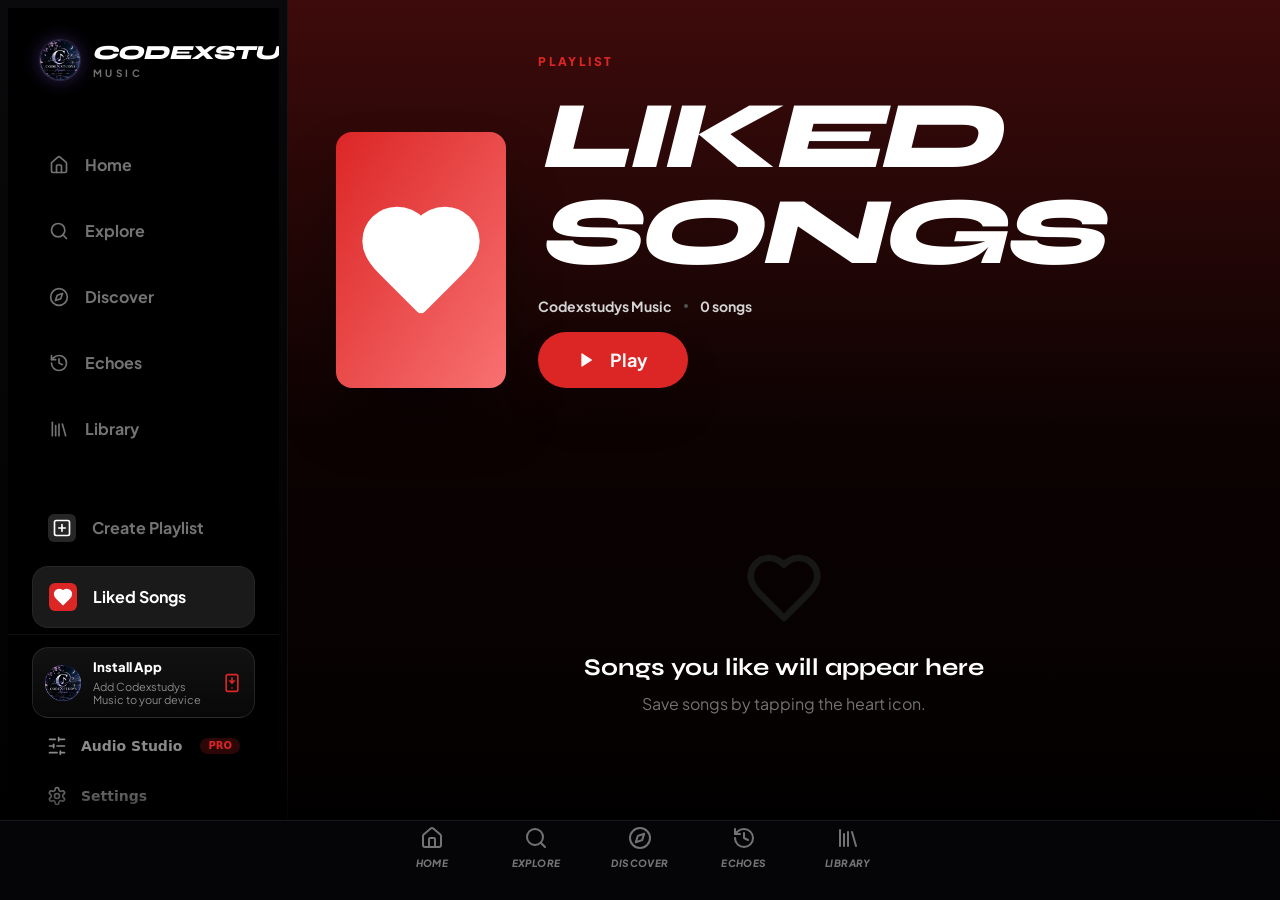
<file: liked.html>
<!DOCTYPE html><!--Xupj8hpu9EOj09ljM2Tpg--><html lang="en" class="dark"><head><meta charSet="utf-8"/><meta name="viewport" content="width=device-width, initial-scale=1, viewport-fit=cover"/><link rel="stylesheet" href="/_next/static/css/5de9ea0412bca5a9.css" data-precedence="next"/><link rel="preload" as="script" fetchPriority="low" href="/_next/static/chunks/webpack-ef4996613e330968.js"/><script src="/_next/static/chunks/4bd1b696-21f374d1156f834a.js" async=""></script><script src="/_next/static/chunks/255-99e1d6b668e20fa1.js" async=""></script><script src="/_next/static/chunks/main-app-f9b5d20365cb8be2.js" async=""></script><script src="/_next/static/chunks/ceb9e9aa-7321e1c5d65de52c.js" async=""></script><script src="/_next/static/chunks/bc9e92e6-09dfa10330f82262.js" async=""></script><script src="/_next/static/chunks/830-9cb85eb3d7123755.js" async=""></script><script src="/_next/static/chunks/875-accf4f5b816f99c2.js" async=""></script><script src="/_next/static/chunks/671-54515bdc1e6a6f37.js" async=""></script><script src="/_next/static/chunks/398-cfe49b7c6900870e.js" async=""></script><script src="/_next/static/chunks/552-708b9793a1e28279.js" async=""></script><script src="/_next/static/chunks/619-9168df9c2a29b74b.js" async=""></script><script src="/_next/static/chunks/413-7c1e0265fe8eb18c.js" async=""></script><script src="/_next/static/chunks/402-611cc13401a769c3.js" async=""></script><script src="/_next/static/chunks/app/layout-cx7e2a9p1prem.js" async=""></script><script src="/_next/static/chunks/825-63f76a7658f4b6c6.js" async=""></script><script src="/_next/static/chunks/622-ee89d23457bfb91b.js" async=""></script><script src="/_next/static/chunks/824-489aeb92f4ce80ab.js" async=""></script><script src="/_next/static/chunks/app/liked/page-4e73176e246dcb6a.js" async=""></script><title>Codexstudys Music - Play, Study, Vibe</title><meta name="description" content="Clean, modern music discovery."/><link rel="manifest" href="/manifest.webmanifest"/><meta name="theme-color" content="#000000"/><link rel="icon" href="/favicon.ico" sizes="48x48"/><link rel="icon" type="image/png" sizes="32x32" href="/icons/favicon-32.png"/><link rel="apple-touch-icon" href="/icons/apple-touch-icon.png"/><meta name="mobile-web-app-capable" content="yes"/><meta name="apple-mobile-web-app-capable" content="yes"/><meta name="apple-mobile-web-app-title" content="Codexstudys"/><meta name="apple-mobile-web-app-status-bar-style" content="black-translucent"/><script src="/_next/static/chunks/polyfills-42372ed130431b0a.js" noModule=""></script><link rel="preconnect" href="https://fonts.googleapis.com"/><link rel="preconnect" href="https://fonts.gstatic.com" crossorigin=""/><link rel="stylesheet" href="https://fonts.googleapis.com/css2?family=Plus+Jakarta+Sans:wght@400;500;600;700;800&amp;family=Syne:wght@700;800&amp;display=swap"/><link rel="stylesheet" href="/cx.css"/><script src="/cx-premium.js"></script><script src="/cx-shell.js"></script></head><body class="antialiased bg-black text-white h-svh overflow-hidden flex flex-col font-sans relative"><div hidden=""><!--$--><!--/$--></div><div class="flex flex-1 overflow-hidden relative"><aside class="hidden md:flex w-72 bg-black flex-col gap-2 p-2 h-full border-r border-white/5 shrink-0 z-40"><div class="flex flex-col gap-2 h-full bg-black overflow-y-auto no-scrollbar pb-24"><div class="p-8 mb-4"><a class="flex items-center gap-3 group" href="/"><img src="/icons/logo-mark-128.png" alt="" width="40" height="40" class="cx-logo cx-logo--lg"/><span class="cx-word"><b>Codexstudys</b><small>Music</small></span></a></div><nav class="flex flex-col gap-2 px-6"><a class="flex items-center gap-4 px-4 py-4 rounded-2xl text-base font-bold transition-all group border border-transparent text-neutral-500 hover:text-white hover:bg-white/5" href="/"><svg xmlns="http://www.w3.org/2000/svg" width="24" height="24" viewBox="0 0 24 24" fill="none" stroke="currentColor" stroke-width="2" stroke-linecap="round" stroke-linejoin="round" class="lucide lucide-house h-5 w-5 transition-colors text-neutral-500 group-hover:text-white"><path d="M15 21v-8a1 1 0 0 0-1-1h-4a1 1 0 0 0-1 1v8"></path><path d="M3 10a2 2 0 0 1 .709-1.528l7-5.999a2 2 0 0 1 2.582 0l7 5.999A2 2 0 0 1 21 10v9a2 2 0 0 1-2 2H5a2 2 0 0 1-2-2z"></path></svg>Home</a><a class="flex items-center gap-4 px-4 py-4 rounded-2xl text-base font-bold transition-all group border border-transparent text-neutral-500 hover:text-white hover:bg-white/5" href="/genres"><svg xmlns="http://www.w3.org/2000/svg" width="24" height="24" viewBox="0 0 24 24" fill="none" stroke="currentColor" stroke-width="2" stroke-linecap="round" stroke-linejoin="round" class="lucide lucide-search h-5 w-5 transition-colors text-neutral-500 group-hover:text-white"><circle cx="11" cy="11" r="8"></circle><path d="m21 21-4.3-4.3"></path></svg>Explore</a><a class="flex items-center gap-4 px-4 py-4 rounded-2xl text-base font-bold transition-all group border border-transparent text-neutral-500 hover:text-white hover:bg-white/5" href="/discover"><svg xmlns="http://www.w3.org/2000/svg" width="24" height="24" viewBox="0 0 24 24" fill="none" stroke="currentColor" stroke-width="2" stroke-linecap="round" stroke-linejoin="round" class="lucide lucide-compass h-5 w-5 transition-colors text-neutral-500 group-hover:text-white"><circle cx="12" cy="12" r="10"></circle><polygon points="16.24 7.76 14.12 14.12 7.76 16.24 9.88 9.88 16.24 7.76"></polygon></svg>Discover</a><a class="flex items-center gap-4 px-4 py-4 rounded-2xl text-base font-bold transition-all group border border-transparent text-neutral-500 hover:text-white hover:bg-white/5" href="/insights"><svg xmlns="http://www.w3.org/2000/svg" width="24" height="24" viewBox="0 0 24 24" fill="none" stroke="currentColor" stroke-width="2" stroke-linecap="round" stroke-linejoin="round" class="lucide lucide-history h-5 w-5 transition-colors text-neutral-500 group-hover:text-white"><path d="M3 12a9 9 0 1 0 9-9 9.75 9.75 0 0 0-6.74 2.74L3 8"></path><path d="M3 3v5h5"></path><path d="M12 7v5l4 2"></path></svg>Echoes</a><a class="flex items-center gap-4 px-4 py-4 rounded-2xl text-base font-bold transition-all group border border-transparent text-neutral-500 hover:text-white hover:bg-white/5" href="/library"><svg xmlns="http://www.w3.org/2000/svg" width="24" height="24" viewBox="0 0 24 24" fill="none" stroke="currentColor" stroke-width="2" stroke-linecap="round" stroke-linejoin="round" class="lucide lucide-library h-5 w-5 transition-colors text-neutral-500 group-hover:text-white"><path d="m16 6 4 14"></path><path d="M12 6v14"></path><path d="M8 8v12"></path><path d="M4 4v16"></path></svg>Library</a></nav><div class="mt-8 flex flex-col gap-2 px-6"><button class="flex items-center gap-4 px-4 py-4 rounded-2xl text-base font-bold text-neutral-500 hover:text-white hover:bg-white/5 transition-all group"><div class="bg-neutral-800 text-white p-1 rounded-md group-hover:bg-neutral-700"><svg xmlns="http://www.w3.org/2000/svg" width="24" height="24" viewBox="0 0 24 24" fill="none" stroke="currentColor" stroke-width="2" stroke-linecap="round" stroke-linejoin="round" class="lucide lucide-square-plus h-5 w-5"><rect width="18" height="18" x="3" y="3" rx="2"></rect><path d="M8 12h8"></path><path d="M12 8v8"></path></svg></div>Create Playlist</button><a class="flex items-center gap-4 px-4 py-4 rounded-2xl text-base font-bold transition-all group border text-white bg-white/10 border-white/5" href="/liked"><div class="bg-gradient-to-br from-primary to-red-600 text-white p-1 rounded-md"><svg xmlns="http://www.w3.org/2000/svg" width="24" height="24" viewBox="0 0 24 24" fill="none" stroke="currentColor" stroke-width="2" stroke-linecap="round" stroke-linejoin="round" class="lucide lucide-heart h-5 w-5 fill-white"><path d="M19 14c1.49-1.46 3-3.21 3-5.5A5.5 5.5 0 0 0 16.5 3c-1.76 0-3 .5-4.5 2-1.5-1.5-2.74-2-4.5-2A5.5 5.5 0 0 0 2 8.5c0 2.3 1.5 4.05 3 5.5l7 7Z"></path></svg></div><span class="flex-1">Liked Songs</span></a></div><div class="mt-4 px-10 flex-1"><p class="text-[10px] text-neutral-600 uppercase font-black tracking-widest mb-4 opacity-50">Playlists</p><div class="space-y-2"></div></div></div></aside><div class="flex-1 flex flex-col overflow-hidden relative"><header class="flex md:hidden items-center justify-between p-5 bg-black/90 backdrop-blur-xl border-b border-white/5 sticky top-0 z-[55]"><a class="flex items-center gap-2 group shrink-0" href="/"><img src="/icons/logo-mark-128.png" alt="" width="36" height="36" class="cx-logo"/><span class="cx-word cx-word--sm"><b>Codexstudys</b><small>Music</small></span></a><button class="inline-flex items-center justify-center gap-2 whitespace-nowrap text-sm font-medium ring-offset-background transition-colors focus-visible:outline-none focus-visible:ring-2 focus-visible:ring-ring focus-visible:ring-offset-2 disabled:pointer-events-none disabled:opacity-50 [&amp;_svg]:pointer-events-none [&amp;_svg]:size-4 [&amp;_svg]:shrink-0 hover:text-accent-foreground text-white hover:bg-white/5 rounded-xl h-12 w-12" type="button" aria-haspopup="dialog" aria-expanded="false" aria-controls="radix-_R_j3b_" data-state="closed"><svg xmlns="http://www.w3.org/2000/svg" width="24" height="24" viewBox="0 0 24 24" fill="none" stroke="currentColor" stroke-width="2" stroke-linecap="round" stroke-linejoin="round" class="lucide lucide-menu h-7 w-7"><line x1="4" x2="20" y1="12" y2="12"></line><line x1="4" x2="20" y1="6" y2="6"></line><line x1="4" x2="20" y1="18" y2="18"></line></svg><span class="sr-only">Open menu</span></button></header><main class="flex-1 overflow-y-auto relative custom-scrollbar bg-black pb-48"><div class="pb-32 min-h-full bg-gradient-to-b from-primary/10 to-transparent"><header class="p-8 md:p-12 flex flex-col md:flex-row items-end gap-8 bg-gradient-to-b from-primary/20 to-transparent"><div class="w-48 h-48 md:w-64 md:h-64 shadow-[0_35px_60px_-15px_rgba(0,0,0,0.6)] bg-gradient-to-br from-primary to-red-400 flex items-center justify-center rounded-2xl"><svg xmlns="http://www.w3.org/2000/svg" width="24" height="24" viewBox="0 0 24 24" fill="none" stroke="currentColor" stroke-width="2" stroke-linecap="round" stroke-linejoin="round" class="lucide lucide-heart h-24 w-24 md:h-32 md:w-32 fill-white text-white"><path d="M19 14c1.49-1.46 3-3.21 3-5.5A5.5 5.5 0 0 0 16.5 3c-1.76 0-3 .5-4.5 2-1.5-1.5-2.74-2-4.5-2A5.5 5.5 0 0 0 2 8.5c0 2.3 1.5 4.05 3 5.5l7 7Z"></path></svg></div><div class="space-y-4"><span class="text-xs font-black uppercase tracking-[0.2em] text-primary">Playlist</span><h1 class="text-5xl md:text-8xl font-black tracking-tighter text-white uppercase italic">Liked Songs</h1><div class="flex items-center gap-3 text-sm font-bold text-neutral-300"><span>Codexstudys Music</span><div class="h-1 w-1 bg-neutral-600 rounded-full"></div><span>0<!-- --> songs</span></div><button class="inline-flex items-center justify-center gap-2 whitespace-nowrap ring-offset-background focus-visible:outline-none focus-visible:ring-2 focus-visible:ring-ring focus-visible:ring-offset-2 disabled:pointer-events-none disabled:opacity-50 [&amp;_svg]:pointer-events-none [&amp;_svg]:size-4 [&amp;_svg]:shrink-0 bg-primary text-primary-foreground hover:bg-primary/90 rounded-full px-10 h-14 text-lg font-bold shadow-2xl hover:scale-105 transition-transform"><svg xmlns="http://www.w3.org/2000/svg" width="24" height="24" viewBox="0 0 24 24" fill="none" stroke="currentColor" stroke-width="2" stroke-linecap="round" stroke-linejoin="round" class="lucide lucide-play mr-2 h-6 w-6 fill-current"><polygon points="6 3 20 12 6 21 6 3"></polygon></svg>Play</button></div></header><div class="p-8"><div class="py-20 flex flex-col items-center justify-center text-center space-y-6"><svg xmlns="http://www.w3.org/2000/svg" width="24" height="24" viewBox="0 0 24 24" fill="none" stroke="currentColor" stroke-width="2" stroke-linecap="round" stroke-linejoin="round" class="lucide lucide-heart h-20 w-20 text-neutral-900"><path d="M19 14c1.49-1.46 3-3.21 3-5.5A5.5 5.5 0 0 0 16.5 3c-1.76 0-3 .5-4.5 2-1.5-1.5-2.74-2-4.5-2A5.5 5.5 0 0 0 2 8.5c0 2.3 1.5 4.05 3 5.5l7 7Z"></path></svg><div class="space-y-2"><h2 class="text-2xl font-bold">Songs you like will appear here</h2><p class="text-neutral-500">Save songs by tapping the heart icon.</p></div></div></div></div><!--$--><!--/$--></main></div></div><div class="fixed bottom-0 left-0 right-0 z-[100] flex flex-col bg-black shadow-[0_-20px_40px_rgba(0,0,0,0.8)]"><nav class="h-20 bg-black border-t border-white/5 flex items-center shrink-0 w-full relative z-[100] pb-6 px-6 select-none safe-area-bottom"><div class="flex w-full items-center justify-between gap-2 max-w-lg mx-auto"><a class="flex flex-col items-center gap-1.5 transition-all duration-300 flex-1 py-2 lag-free-tap text-neutral-500 hover:text-neutral-300" href="/"><svg xmlns="http://www.w3.org/2000/svg" width="24" height="24" viewBox="0 0 24 24" fill="none" stroke="currentColor" stroke-width="2" stroke-linecap="round" stroke-linejoin="round" class="lucide lucide-house h-6 w-6 transition-transform"><path d="M15 21v-8a1 1 0 0 0-1-1h-4a1 1 0 0 0-1 1v8"></path><path d="M3 10a2 2 0 0 1 .709-1.528l7-5.999a2 2 0 0 1 2.582 0l7 5.999A2 2 0 0 1 21 10v9a2 2 0 0 1-2 2H5a2 2 0 0 1-2-2z"></path></svg><span class="text-[10px] font-black uppercase tracking-tight italic text-center text-neutral-500">HOME</span></a><a class="flex flex-col items-center gap-1.5 transition-all duration-300 flex-1 py-2 lag-free-tap text-neutral-500 hover:text-neutral-300" href="/genres"><svg xmlns="http://www.w3.org/2000/svg" width="24" height="24" viewBox="0 0 24 24" fill="none" stroke="currentColor" stroke-width="2" stroke-linecap="round" stroke-linejoin="round" class="lucide lucide-search h-6 w-6 transition-transform"><circle cx="11" cy="11" r="8"></circle><path d="m21 21-4.3-4.3"></path></svg><span class="text-[10px] font-black uppercase tracking-tight italic text-center text-neutral-500">EXPLORE</span></a><a class="flex flex-col items-center gap-1.5 transition-all duration-300 flex-1 py-2 lag-free-tap text-neutral-500 hover:text-neutral-300" href="/discover"><svg xmlns="http://www.w3.org/2000/svg" width="24" height="24" viewBox="0 0 24 24" fill="none" stroke="currentColor" stroke-width="2" stroke-linecap="round" stroke-linejoin="round" class="lucide lucide-compass h-6 w-6 transition-transform"><circle cx="12" cy="12" r="10"></circle><polygon points="16.24 7.76 14.12 14.12 7.76 16.24 9.88 9.88 16.24 7.76"></polygon></svg><span class="text-[10px] font-black uppercase tracking-tight italic text-center text-neutral-500">DISCOVER</span></a><a class="flex flex-col items-center gap-1.5 transition-all duration-300 flex-1 py-2 lag-free-tap text-neutral-500 hover:text-neutral-300" href="/insights"><svg xmlns="http://www.w3.org/2000/svg" width="24" height="24" viewBox="0 0 24 24" fill="none" stroke="currentColor" stroke-width="2" stroke-linecap="round" stroke-linejoin="round" class="lucide lucide-history h-6 w-6 transition-transform"><path d="M3 12a9 9 0 1 0 9-9 9.75 9.75 0 0 0-6.74 2.74L3 8"></path><path d="M3 3v5h5"></path><path d="M12 7v5l4 2"></path></svg><span class="text-[10px] font-black uppercase tracking-tight italic text-center text-neutral-500">ECHOES</span></a><a class="flex flex-col items-center gap-1.5 transition-all duration-300 flex-1 py-2 lag-free-tap text-neutral-500 hover:text-neutral-300" href="/library"><svg xmlns="http://www.w3.org/2000/svg" width="24" height="24" viewBox="0 0 24 24" fill="none" stroke="currentColor" stroke-width="2" stroke-linecap="round" stroke-linejoin="round" class="lucide lucide-library h-6 w-6 transition-transform"><path d="m16 6 4 14"></path><path d="M12 6v14"></path><path d="M8 8v12"></path><path d="M4 4v16"></path></svg><span class="text-[10px] font-black uppercase tracking-tight italic text-center text-neutral-500">LIBRARY</span></a></div></nav></div><div role="region" aria-label="Notifications (F8)" tabindex="-1" style="pointer-events:none"><ol tabindex="-1" class="fixed top-0 z-[100] flex max-h-screen w-full flex-col-reverse p-4 sm:bottom-0 sm:right-0 sm:top-auto sm:flex-col md:max-w-[420px]"></ol></div><script src="/_next/static/chunks/webpack-ef4996613e330968.js" id="_R_" async=""></script><script>(self.__next_f=self.__next_f||[]).push([0])</script><script>self.__next_f.push([1,"1:\"$Sreact.fragment\"\n2:I[2038,[\"644\",\"static/chunks/ceb9e9aa-7321e1c5d65de52c.js\",\"992\",\"static/chunks/bc9e92e6-09dfa10330f82262.js\",\"830\",\"static/chunks/830-9cb85eb3d7123755.js\",\"875\",\"static/chunks/875-accf4f5b816f99c2.js\",\"671\",\"static/chunks/671-54515bdc1e6a6f37.js\",\"398\",\"static/chunks/398-cfe49b7c6900870e.js\",\"552\",\"static/chunks/552-708b9793a1e28279.js\",\"619\",\"static/chunks/619-9168df9c2a29b74b.js\",\"413\",\"static/chunks/413-7c1e0265fe8eb18c.js\",\"402\",\"static/chunks/402-611cc13401a769c3.js\",\"177\",\"static/chunks/app/layout-cx7e2a9p1prem.js\"],\"FirebaseClientProvider\"]\n3:I[7078,[\"644\",\"static/chunks/ceb9e9aa-7321e1c5d65de52c.js\",\"992\",\"static/chunks/bc9e92e6-09dfa10330f82262.js\",\"830\",\"static/chunks/830-9cb85eb3d7123755.js\",\"875\",\"static/chunks/875-accf4f5b816f99c2.js\",\"671\",\"static/chunks/671-54515bdc1e6a6f37.js\",\"398\",\"static/chunks/398-cfe49b7c6900870e.js\",\"552\",\"static/chunks/552-708b9793a1e28279.js\",\"619\",\"static/chunks/619-9168df9c2a29b74b.js\",\"413\",\"static/chunks/413-7c1e0265fe8eb18c.js\",\"402\",\"static/chunks/402-611cc13401a769c3.js\",\"177\",\"static/chunks/app/layout-cx7e2a9p1prem.js\"],\"MusicProvider\"]\n4:I[3085,[\"644\",\"static/chunks/ceb9e9aa-7321e1c5d65de52c.js\",\"992\",\"static/chunks/bc9e92e6-09dfa10330f82262.js\",\"830\",\"static/chunks/830-9cb85eb3d7123755.js\",\"875\",\"static/chunks/875-accf4f5b816f99c2.js\",\"671\",\"static/chunks/671-54515bdc1e6a6f37.js\",\"398\",\"static/chunks/398-cfe49b7c6900870e.js\",\"552\",\"static/chunks/552-708b9793a1e28279.js\",\"619\",\"static/chunks/619-9168df9c2a29b74b.js\",\"413\",\"static/chunks/413-7c1e0265fe8eb18c.js\",\"402\",\"static/chunks/402-611cc13401a769c3.js\",\"177\",\"static/chunks/app/layout-cx7e2a9p1prem.js\"],\"Sidebar\"]\n5:I[3085,[\"644\",\"static/chunks/ceb9e9aa-7321e1c5d65de52c.js\",\"992\",\"static/chunks/bc9e92e6-09dfa10330f82262.js\",\"830\",\"static/chunks/830-9cb85eb3d7123755.js\",\"875\",\"static/chunks/875-accf4f5b816f99c2.js\",\"671\",\"static/chunks/671-54515bdc1e6a6f37.js\",\"398\",\"static/chunks/398-cfe49b7c6900870e.js\",\"552\",\"static/chunks/552-708b9793a1e28279.js\",\"619\",\"static/chunks/619-9168df9c2a29b74b.js\",\"413\",\"static/chunks/413-7c1e0265fe8eb18c.js\",\"402\",\"static/chunks/402-611cc13401a769c3.js\",\"177\",\"static/chunks/app/layout-cx7e2a9p1prem.js\"],\"Header\"]\n6:I[9766,[],\"\"]\n7:I[8924,[],\"\"]\n8:I[1372,[\"644\",\"static/chunks/ceb9e9aa-7321e1c5d65de52c.js\",\"992\",\"static/chunks/bc9e92e6-09dfa10330f82262.js\",\"830\",\"static/chunks/830-9cb85eb3d7123755.js\",\"875\",\"static/chunks/875-accf4f5b816f99c2.js\",\"671\",\"static/chunks/671-54515bdc1e6a6f37.js\",\"398\",\"static/chunks/398-cfe49b7c6900870e.js\",\"552\",\"static/chunks/552-708b9793a1e28279.js\",\"619\",\"static/chunks/619-9168df9c2a29b74b.js\",\"413\",\"static/chunks/413-7c1e0265fe8eb18c.js\",\"402\",\"static/chunks/402-611cc13401a769c3.js\",\"177\",\"static/chunks/app/layout-cx7e2a9p1prem.js\"],\"NowPlayingBar\"]\n9:I[5326,[\"644\",\"static/chunks/ceb9e9aa-7321e1c5d65de52c.js\",\"992\",\"static/chunks/bc9e92e6-09dfa10330f82262.js\",\"830\",\"static/chunks/830-9cb85eb3d7123755.js\",\"875\",\"static/chunks/875-accf4f5b816f99c2.js\",\"671\",\"static/chunks/671-54515bdc1e6a6f37.js\",\"398\",\"static/chunks/398-cfe49b7c6900870e.js\",\"552\",\"static/chunks/552-708b9793a1e28279.js\",\"619\",\"static/chunks/619-9168df9c2a29b74b.js\",\"413\",\"static/chunks/413-7c1e0265fe8eb18c.js\",\"402\",\"static/chunks/402-611cc13401a769c3.js\",\"177\",\"static/chunks/app/layout-cx7e2a9p1prem.js\"],\"BottomNav\"]\na:I[8178,[\"644\",\"static/chunks/ceb9e9aa-7321e1c5d65de52c.js\",\"992\",\"static/chunks/bc9e92e6-09dfa10330f82262.js\",\"830\",\"static/chunks/830-9cb85eb3d7123755.js\",\"875\",\"static/chunks/875-accf4f5b816f99c2.js\",\"671\",\"static/chunks/671-54515bdc1e6a6f37.js\",\"398\",\"static/chunks/398-cfe49b7c6900870e.js\",\"552\",\"static/chunks/552-708b9793a1e28279.js\",\"619\",\"static/chunks/619-9168df9c2a29b74b.js\",\"413\",\"static/chunks/413-7c1e0265fe8eb18c.js\",\"402\",\"static/chunks/402-611cc13401a769c3.js\",\"177\",\"static/chunks/app/layout-cx7e2a9p1prem.js\"],\"FullScreenPlayer\"]\nb:I[4427,[\"644\",\"static/chunks/ceb9e9aa-7321e1c5d65de52c.js\",\"992\",\"static/chunks/bc9e92e6-09dfa10330f82262.js\",\"830\",\"static/chunks/830-9cb85eb3d7123755.js\",\"875\",\"static/chunks/875-accf4f5b816f99c2.js\",\"671\",\"static/chunks/671-54515bdc1e6a6f37.js\",\"398\",\"static/chunks/398-cfe49b7c6900870e.js\",\"552\",\"static/chunks/552-708b9793a1e28279.js\",\"619\",\"static/chunks/619-9168df9c2a29b74b.js\",\"413\",\"static/chunks/413-7c1e0265fe8eb18c.js\",\"402\",\"static/chunks/402-611cc13401a769c3.js\",\"177\",\"static/chunks/app/layout-cx7e2a9p1prem.js\"],\"LyricsDrawer\"]\nc:I[3522,[\"644\",\"static/chunks/ceb9e9aa-7321e1c5d65de52c.js\",\"992\",\"static/chunks/bc9e92e6-09dfa10330f82262.js\",\"830\",\"static/chunks/830-9cb85eb3d7123755.js\",\"875\",\"static/chunks/875-accf4f5b816f99c2.js\",\"671\",\"static/chunks/671-54515bdc1e6a6f37.js\",\"398\",\"static/chunks/398-cfe49b7c6900870e.js\",\"552\",\"static/chunks/552-708b9793a1e28279.js\",\"619\",\"static/chunks/619-9168df9c2a29b74b.js\",\"413\",\"static/chunks/413-7c1e0265fe8eb18c.js\",\"402\",\"static/chunks/402-611cc13401a769c3.js\",\"177\",\"static/chunks/app/layout-cx7e2a9p1prem.js\"],\"QueueDrawer\"]\nd:I[8516,[\"644\",\"static/chunks/ceb9e9aa-7321e1c5d65de52c.js\",\"992\",\"static/chunks/bc9e92e6-09dfa10330f82262.js\",\"830\",\"static/chunks/830-9cb85eb3d7123755.js\",\"875\",\"static/chunks/875-accf4f5b816f99c2.js\",\"671\",\"static/chunks/671-54515bdc1e6a6f37.js\",\"398\",\"static/chunks/398-cfe49b7c6900870e.js\",\"552\",\"static/chunks/552-708b9793a1e28279.js\",\"619\",\"static/chunks/619-9168df9c2a29b74b.js\",\"413\",\"static/chunks/413-7c1e0265fe8eb18c.js\",\"402\",\"static/chunks/402-611cc13401a769c3.js\",\"177\",\"static/chunks/app/layout-cx7e2a9p1prem.js\"],\"Toaster\"]\ne:I[1959,[],\"ClientPageRoot\"]\nf:I[6745,[\"830\",\"static/chunks/830-9cb85eb3d7123755.js\",\"875\",\"static/chunks/875-accf4f5b816f99c2.js\",\"671\",\"static/chunks/671-54515bdc1e6a6f37.js\",\"825\",\"static/chunks/825-63f76a7658f4b6c6.js\",\"622\",\"static/chunks/622-ee89d23457bfb91b.js\",\"402\",\"static/chunks/402-611cc13401a769c3.js\",\"824\",\"static/chunks/824-489aeb92f4ce80ab.js\",\"484\",\"static/chunks/app/liked/page-4e73176e246dcb6a.js\"],\"default\"]\n12:I[4431,[],\"OutletBoundary\"]\n14:I[5278,[],\"AsyncMetadataOutlet\"]\n16:I[4431,[],\"ViewportBoundary\"]\n18:I[4431,[],\"MetadataBoundary\"]\n19:\"$Sreact.suspense\"\n1b:I[7150,[],\"\"]\n:HL[\"/_next/static/css/5de9ea0412bca5a9.css\",\"style\"]\n0:{\"P\":null,\"b\":\"Xupj8hpu9EOj09ljM2Tpg\",\"p\":\"\",\"c\":[\"\",\"liked\"],\"i\":false,\"f\":[[[\"\",{\"children\":[\"liked\",{\"children\":[\"__PAGE__\",{}]}]},\"$undefined\",\"$undefined\",true],[\"\",[\"$\",\"$1\",\"c\",{\"children\":[[[\"$\",\"link\",\"0\",{\"rel\":\"stylesheet\",\"href\":\"/_next/static/css/5de9ea0412bca5a9.css\",\"precedence\":\"next\",\"crossOrigin\":\"$undefined\",\"nonce\":\"$undefined\"}]],[\"$\",\"html\",null,{\"lang\":\"en\",\"className\":\"dark\",\"children\":[\"$\",\"body\",null,{\"className\":\"antialiased bg-black text-white h-svh overflow-hidden flex flex-col font-sans relative\",\"children\":[\"$\",\"$L2\",null,{\"children\":[\"$\",\"$L3\",null,{\"children\":[[\"$\",\"div\",null,{\"className\":\"flex flex-1 overflow-hidden relative\",\"children\":[[\"$\",\"$L4\",null,{}],[\"$\",\"div\",null,{\"className\":\"flex-1 flex flex-col overflow-hidden relative\",\"children\":[[\"$\",\"$L5\",null,{}],[\"$\",\"main\",null,{\"className\":\"flex-1 overflow-y-auto relative custom-scrollbar bg-black pb-48\",\"children\":[\"$\",\"$L6\",null,{\"parallelRouterKey\":\"children\",\"error\":\"$undefined\",\"errorStyles\":\"$undefined\",\"errorScripts\":\"$undefined\",\"template\":[\"$\",\"$L7\",null,{}],\"templateStyles\":\"$undefined\",\"templateScripts\":\"$undefined\",\"notFound\":[[[\"$\",\"title\",null,{\"children\":\"404: This page could not be found.\"}],[\"$\",\"div\",null,{\"style\":{\"fontFamily\":\"system-ui,\\\"Segoe UI\\\",Roboto,Helvetica,Arial,sans-serif,\\\"Apple Color Emoji\\\",\\\"Segoe UI Emoji\\\"\",\"height\":\"100vh\",\"textAlign\":\"center\",\"display\":\"flex\",\"flexDirection\":\"column\",\"alignItems\":\"center\",\"justifyContent\":\"center\"},\"children\":[\"$\",\"div\",null,{\"children\":[[\"$\",\"style\",null,{\"dangerouslySetInnerHTML\":{\"__html\":\"body{color:#000;background:#fff;margin:0}.next-error-h1{border-right:1px solid rgba(0,0,0,.3)}@media (prefers-color-scheme:dark){body{color:#fff;background:#000}.next-error-h1{border-right:1px solid rgba(255,255,255,.3)}}\"}}],[\"$\",\"h1\",null,{\"className\":\"next-error-h1\",\"style\":{\"display\":\"inline-block\",\"margin\":\"0 20px 0 0\",\"padding\":\"0 23px 0 0\",\"fontSize\":24,\"fontWeight\":500,\"verticalAlign\":\"top\",\"lineHeight\":\"49px\"},\"children\":404}],[\"$\",\"div\",null,{\"style\":{\"display\":\"inline-block\"},\"children\":[\"$\",\"h2\",null,{\"style\":{\"fontSize\":14,\"fontWeight\":400,\"lineHeight\":\"49px\",\"margin\":0},\"children\":\"This page could not be found.\"}]}]]}]}]],[]],\"forbidden\":\"$undefined\",\"unauthorized\":\"$undefined\"}]}]]}]]}],[\"$\",\"div\",null,{\"className\":\"fixed bottom-0 left-0 right-0 z-[100] flex flex-col bg-black shadow-[0_-20px_40px_rgba(0,0,0,0.8)]\",\"children\":[[\"$\",\"$L8\",null,{}],[\"$\",\"$L9\",null,{}]]}],[\"$\",\"$La\",null,{}],[\"$\",\"$Lb\",null,{}],[\"$\",\"$Lc\",null,{}],[\"$\",\"$Ld\",null,{}]]}]}]}]}]]}],{\"children\":[\"liked\",[\"$\",\"$1\",\"c\",{\"children\":[null,[\"$\",\"$L6\",null,{\"parallelRouterKey\":\"children\",\"error\":\"$undefined\",\"errorStyles\":\"$undefined\",\"errorScripts\":\"$undefined\",\"template\":[\"$\",\"$L7\",null,{}],\"templateStyles\":\"$undefined\",\"templateScripts\":\"$undefined\",\"notFound\":\"$undefined\",\"forbidden\":\"$undefined\",\"unauthorized\":\"$undefined\"}]]}],{\"children\":[\"__PAGE__\",[\"$\",\"$1\",\"c\",{\"children\":[[\"$\",\"$Le\",null,{\"Component\":\"$f\",\"searchParams\":{},\"params\":{},\"promises\":[\"$@10\",\"$@11\"]}],null,[\"$\",\"$L12\",null,{\"children\":[\"$L13\",[\"$\",\"$L14\",null,{\"promise\":\"$@15\"}]]}]]}],{},null,false]},null,false]},null,false],[\"$\",\"$1\",\"h\",{\"children\":[null,[[\"$\",\"$L16\",null,{\"children\":\"$L17\"}],null],[\"$\",\"$L18\",null,{\"children\":[\"$\",\"div\",null,{\"hidden\":true,\"children\":[\"$\",\"$19\",null,{\"fallback\":null,\"children\":\"$L1a\"}]}]}]]}],false]],\"m\":\"$undefined\",\"G\":[\"$1b\",[]],\"s\":false,\"S\":true}\n10:{}\n11:\"$0:f:0:1:2:children:2:children:1:props:children:0:props:params\"\n17:[[\"$\",\"meta\",\"0\",{\"charSet\":\"utf-8\"}],[\"$\",\"meta\",\"1\",{\"name\":\"viewport\",\"content\":\"width=device-width, initial-scale=1, viewport-fit=cover\"}]]\n13:null\n1c:I[622,[],\"IconMark\"]\n15:{\"metadata\":[[\"$\",\"title\",\"0\",{\"children\":\"Codexstudys Music - Play, Study, Vibe\"}],[\"$\",\"meta\",\"1\",{\"name\":\"description\",\"content\":\"Clean, modern music discovery.\"}],[\"$\",\"link\",\"2\",{\"rel\":\"icon\",\"href\":\"/favicon.ico\",\"sizes\":\"48x48\"}],[\"$\",\"link\",\"4\",{\"rel\":\"icon\",\"href\":\"/icons/favicon-32.png\",\"type\":\"image/png\",\"sizes\":\"32x32\"}],[\"$\",\"link\",\"5\",{\"rel\":\"apple-touch-icon\",\"href\":\"/icons/apple-touch-icon.png\"}],[\"$\",\"link\",\"6\",{\"rel\":\"manifest\",\"href\":\"/manifest.webmanifest\"}],[\"$\",\"meta\",\"7\",{\"name\":\"theme-color\",\"content\":\"#000000\"}],[\"$\",\"meta\",\"8\",{\"name\":\"mobile-web-app-capable\",\"content\":\"yes\"}],[\"$\",\"meta\",\"9\",{\"name\":\"apple-mobile-web-app-title\",\"content\":\"Codexstudys\"}],[\"$\",\"$L1c\",\"3\",{}]],\"error\":null,\"digest\":\"$undefined\"}\n1a:\"$15:metadata\"\n"])</script></body></html>
</file>
<file: _next/static/css/5de9ea0412bca5a9.css>
*,:after,:before{--tw-border-spacing-x:0;--tw-border-spacing-y:0;--tw-translate-x:0;--tw-translate-y:0;--tw-rotate:0;--tw-skew-x:0;--tw-skew-y:0;--tw-scale-x:1;--tw-scale-y:1;--tw-pan-x: ;--tw-pan-y: ;--tw-pinch-zoom: ;--tw-scroll-snap-strictness:proximity;--tw-gradient-from-position: ;--tw-gradient-via-position: ;--tw-gradient-to-position: ;--tw-ordinal: ;--tw-slashed-zero: ;--tw-numeric-figure: ;--tw-numeric-spacing: ;--tw-numeric-fraction: ;--tw-ring-inset: ;--tw-ring-offset-width:0px;--tw-ring-offset-color:#fff;--tw-ring-color:rgb(59 130 246/0.5);--tw-ring-offset-shadow:0 0 #0000;--tw-ring-shadow:0 0 #0000;--tw-shadow:0 0 #0000;--tw-shadow-colored:0 0 #0000;--tw-blur: ;--tw-brightness: ;--tw-contrast: ;--tw-grayscale: ;--tw-hue-rotate: ;--tw-invert: ;--tw-saturate: ;--tw-sepia: ;--tw-drop-shadow: ;--tw-backdrop-blur: ;--tw-backdrop-brightness: ;--tw-backdrop-contrast: ;--tw-backdrop-grayscale: ;--tw-backdrop-hue-rotate: ;--tw-backdrop-invert: ;--tw-backdrop-opacity: ;--tw-backdrop-saturate: ;--tw-backdrop-sepia: ;--tw-contain-size: ;--tw-contain-layout: ;--tw-contain-paint: ;--tw-contain-style: }::backdrop{--tw-border-spacing-x:0;--tw-border-spacing-y:0;--tw-translate-x:0;--tw-translate-y:0;--tw-rotate:0;--tw-skew-x:0;--tw-skew-y:0;--tw-scale-x:1;--tw-scale-y:1;--tw-pan-x: ;--tw-pan-y: ;--tw-pinch-zoom: ;--tw-scroll-snap-strictness:proximity;--tw-gradient-from-position: ;--tw-gradient-via-position: ;--tw-gradient-to-position: ;--tw-ordinal: ;--tw-slashed-zero: ;--tw-numeric-figure: ;--tw-numeric-spacing: ;--tw-numeric-fraction: ;--tw-ring-inset: ;--tw-ring-offset-width:0px;--tw-ring-offset-color:#fff;--tw-ring-color:rgb(59 130 246/0.5);--tw-ring-offset-shadow:0 0 #0000;--tw-ring-shadow:0 0 #0000;--tw-shadow:0 0 #0000;--tw-shadow-colored:0 0 #0000;--tw-blur: ;--tw-brightness: ;--tw-contrast: ;--tw-grayscale: ;--tw-hue-rotate: ;--tw-invert: ;--tw-saturate: ;--tw-sepia: ;--tw-drop-shadow: ;--tw-backdrop-blur: ;--tw-backdrop-brightness: ;--tw-backdrop-contrast: ;--tw-backdrop-grayscale: ;--tw-backdrop-hue-rotate: ;--tw-backdrop-invert: ;--tw-backdrop-opacity: ;--tw-backdrop-saturate: ;--tw-backdrop-sepia: ;--tw-contain-size: ;--tw-contain-layout: ;--tw-contain-paint: ;--tw-contain-style: }/*
! tailwindcss v3.4.17 | MIT License | https://tailwindcss.com
*/*,:after,:before{box-sizing:border-box;border:0 solid #e5e7eb}:after,:before{--tw-content:""}:host,html{line-height:1.5;-webkit-text-size-adjust:100%;-moz-tab-size:4;tab-size:4;font-family:ui-sans-serif,system-ui,sans-serif,Apple Color Emoji,Segoe UI Emoji,Segoe UI Symbol,Noto Color Emoji;font-feature-settings:normal;font-variation-settings:normal;-webkit-tap-highlight-color:transparent}body{margin:0;line-height:inherit}hr{height:0;color:inherit;border-top-width:1px}abbr:where([title]){text-decoration:underline dotted}h1,h2,h3,h4,h5,h6{font-size:inherit;font-weight:inherit}a{color:inherit;text-decoration:inherit}b,strong{font-weight:bolder}code,kbd,pre,samp{font-family:ui-monospace,SFMono-Regular,Menlo,Monaco,Consolas,Liberation Mono,Courier New,monospace;font-feature-settings:normal;font-variation-settings:normal;font-size:1em}small{font-size:80%}sub,sup{font-size:75%;line-height:0;position:relative;vertical-align:baseline}sub{bottom:-.25em}sup{top:-.5em}table{text-indent:0;border-color:inherit;border-collapse:collapse}button,input,optgroup,select,textarea{font-family:inherit;font-feature-settings:inherit;font-variation-settings:inherit;font-size:100%;font-weight:inherit;line-height:inherit;letter-spacing:inherit;color:inherit;margin:0;padding:0}button,select{text-transform:none}button,input:where([type=button]),input:where([type=reset]),input:where([type=submit]){-webkit-appearance:button;background-color:transparent;background-image:none}:-moz-focusring{outline:auto}:-moz-ui-invalid{box-shadow:none}progress{vertical-align:baseline}::-webkit-inner-spin-button,::-webkit-outer-spin-button{height:auto}[type=search]{-webkit-appearance:textfield;outline-offset:-2px}::-webkit-search-decoration{-webkit-appearance:none}::-webkit-file-upload-button{-webkit-appearance:button;font:inherit}summary{display:list-item}blockquote,dd,dl,figure,h1,h2,h3,h4,h5,h6,hr,p,pre{margin:0}fieldset{margin:0}fieldset,legend{padding:0}menu,ol,ul{list-style:none;margin:0;padding:0}dialog{padding:0}textarea{resize:vertical}input::placeholder,textarea::placeholder{opacity:1;color:#9ca3af}[role=button],button{cursor:pointer}:disabled{cursor:default}audio,canvas,embed,iframe,img,object,svg,video{display:block;vertical-align:middle}img,video{max-width:100%;height:auto}[hidden]:where(:not([hidden=until-found])){display:none}:root{--background:0 0% 0%;--foreground:0 0% 98%;--card:0 0% 8%;--card-foreground:0 0% 98%;--popover:0 0% 3.9%;--popover-foreground:0 0% 98%;--primary:0 72.2% 50.6%;--primary-foreground:0 0% 98%;--secondary:0 0% 12%;--secondary-foreground:0 0% 98%;--muted:0 0% 12%;--muted-foreground:0 0% 63.9%;--accent:0 0% 12%;--accent-foreground:0 0% 98%;--destructive:0 62.8% 30.6%;--destructive-foreground:0 0% 98%;--border:0 0% 12%;--input:0 0% 12%;--ring:0 72.2% 50.6%;--radius:0.5rem}*{border-color:hsl(var(--border))}body{--tw-bg-opacity:1;background-color:rgb(0 0 0/var(--tw-bg-opacity,1));color:hsl(var(--foreground));-webkit-font-smoothing:antialiased;-moz-osx-font-smoothing:grayscale}body ::selection{background-color:hsl(var(--primary)/.3)}body::selection{background-color:hsl(var(--primary)/.3)}.sr-only{position:absolute;width:1px;height:1px;padding:0;margin:-1px;overflow:hidden;clip:rect(0,0,0,0);white-space:nowrap;border-width:0}.pointer-events-none{pointer-events:none}.pointer-events-auto{pointer-events:auto}.invisible{visibility:hidden}.fixed{position:fixed}.absolute{position:absolute}.relative{position:relative}.sticky{position:sticky}.inset-0{inset:0}.inset-x-0{left:0;right:0}.inset-y-0{top:0;bottom:0}.-bottom-12{bottom:-3rem}.-left-12{left:-3rem}.-right-12{right:-3rem}.-top-12{top:-3rem}.bottom-0{bottom:0}.bottom-6{bottom:1.5rem}.left-0{left:0}.left-1{left:.25rem}.left-1\/2{left:50%}.left-2{left:.5rem}.left-4{left:1rem}.left-5{left:1.25rem}.left-6{left:1.5rem}.left-\[50\%\]{left:50%}.right-0{right:0}.right-1{right:.25rem}.right-2{right:.5rem}.right-3{right:.75rem}.right-4{right:1rem}.right-5{right:1.25rem}.top-0{top:0}.top-1\.5{top:.375rem}.top-1\/2{top:50%}.top-2{top:.5rem}.top-3{top:.75rem}.top-3\.5{top:.875rem}.top-4{top:1rem}.top-\[50\%\]{top:50%}.-z-10{z-index:-10}.z-10{z-index:10}.z-20{z-index:20}.z-40{z-index:40}.z-50{z-index:50}.z-\[100\]{z-index:100}.z-\[200\]{z-index:200}.z-\[300\]{z-index:300}.z-\[55\]{z-index:55}.z-\[60\]{z-index:60}.col-span-full{grid-column:1/-1}.m-auto{margin:auto}.-mx-1{margin-left:-.25rem;margin-right:-.25rem}.mx-2{margin-left:.5rem;margin-right:.5rem}.mx-3\.5{margin-left:.875rem;margin-right:.875rem}.mx-4{margin-left:1rem;margin-right:1rem}.mx-auto{margin-left:auto;margin-right:auto}.my-0\.5{margin-top:.125rem;margin-bottom:.125rem}.my-1{margin-top:.25rem;margin-bottom:.25rem}.-ml-4{margin-left:-1rem}.-mt-4{margin-top:-1rem}.mb-1{margin-bottom:.25rem}.mb-2{margin-bottom:.5rem}.mb-3{margin-bottom:.75rem}.mb-4{margin-bottom:1rem}.mb-6{margin-bottom:1.5rem}.mb-8{margin-bottom:2rem}.ml-0\.5{margin-left:.125rem}.ml-1{margin-left:.25rem}.ml-1\.5{margin-left:.375rem}.ml-2{margin-left:.5rem}.ml-6{margin-left:1.5rem}.ml-auto{margin-left:auto}.mr-2{margin-right:.5rem}.mt-0\.5{margin-top:.125rem}.mt-1{margin-top:.25rem}.mt-2{margin-top:.5rem}.mt-4{margin-top:1rem}.mt-6{margin-top:1.5rem}.mt-8{margin-top:2rem}.mt-auto{margin-top:auto}.line-clamp-2{overflow:hidden;display:-webkit-box;-webkit-box-orient:vertical;-webkit-line-clamp:2}.block{display:block}.flex{display:flex}.inline-flex{display:inline-flex}.table{display:table}.grid{display:grid}.hidden{display:none}.aspect-\[4\/5\]{aspect-ratio:4/5}.aspect-auto{aspect-ratio:auto}.aspect-square{aspect-ratio:1/1}.aspect-video{aspect-ratio:16/9}.size-4{width:1rem;height:1rem}.h-1{height:.25rem}.h-10{height:2.5rem}.h-11{height:2.75rem}.h-12{height:3rem}.h-14{height:3.5rem}.h-16{height:4rem}.h-2{height:.5rem}.h-2\.5{height:.625rem}.h-20{height:5rem}.h-24{height:6rem}.h-28{height:7rem}.h-3{height:.75rem}.h-3\.5{height:.875rem}.h-32{height:8rem}.h-36{height:9rem}.h-4{height:1rem}.h-40{height:10rem}.h-48{height:12rem}.h-5{height:1.25rem}.h-6{height:1.5rem}.h-64{height:16rem}.h-7{height:1.75rem}.h-8{height:2rem}.h-9{height:2.25rem}.h-96{height:24rem}.h-\[1px\]{height:1px}.h-\[240px\]{height:240px}.h-\[4px\]{height:4px}.h-\[500px\]{height:500px}.h-\[85vh\]{height:85vh}.h-\[var\(--radix-select-trigger-height\)\]{height:var(--radix-select-trigger-height)}.h-auto{height:auto}.h-full{height:100%}.h-px{height:1px}.h-screen{height:100vh}.h-svh{height:100svh}.max-h-96{max-height:24rem}.max-h-\[90vh\]{max-height:90vh}.max-h-screen{max-height:100vh}.min-h-0{min-height:0}.min-h-\[280px\]{min-height:280px}.min-h-\[400px\]{min-height:400px}.min-h-\[80px\]{min-height:80px}.min-h-full{min-height:100%}.min-h-screen{min-height:100vh}.min-h-svh{min-height:100svh}.w-0{width:0}.w-0\.5{width:.125rem}.w-1{width:.25rem}.w-10{width:2.5rem}.w-11{width:2.75rem}.w-12{width:3rem}.w-14{width:3.5rem}.w-16{width:4rem}.w-2{width:.5rem}.w-2\.5{width:.625rem}.w-20{width:5rem}.w-24{width:6rem}.w-3{width:.75rem}.w-3\.5{width:.875rem}.w-3\/4{width:75%}.w-32{width:8rem}.w-36{width:9rem}.w-4{width:1rem}.w-40{width:10rem}.w-44{width:11rem}.w-48{width:12rem}.w-5{width:1.25rem}.w-56{width:14rem}.w-6{width:1.5rem}.w-64{width:16rem}.w-7{width:1.75rem}.w-72{width:18rem}.w-8{width:2rem}.w-9{width:2.25rem}.w-\[--sidebar-width\]{width:var(--sidebar-width)}.w-\[1px\]{width:1px}.w-\[240px\]{width:240px}.w-\[300px\]{width:300px}.w-\[84\%\]{width:84%}.w-\[92\%\]{width:92%}.w-auto{width:auto}.w-full{width:100%}.min-w-0{min-width:0}.min-w-5{min-width:1.25rem}.min-w-\[12rem\]{min-width:12rem}.min-w-\[8rem\]{min-width:8rem}.min-w-\[var\(--radix-select-trigger-width\)\]{min-width:var(--radix-select-trigger-width)}.max-w-2xl{max-width:42rem}.max-w-3xl{max-width:48rem}.max-w-4xl{max-width:56rem}.max-w-6xl{max-width:72rem}.max-w-7xl{max-width:80rem}.max-w-\[--skeleton-width\]{max-width:var(--skeleton-width)}.max-w-\[100px\]{max-width:100px}.max-w-\[120px\]{max-width:120px}.max-w-\[200px\]{max-width:200px}.max-w-\[260px\]{max-width:260px}.max-w-\[400px\]{max-width:400px}.max-w-lg{max-width:32rem}.max-w-md{max-width:28rem}.max-w-sm{max-width:24rem}.max-w-xl{max-width:36rem}.max-w-xs{max-width:20rem}.flex-1{flex:1 1 0%}.flex-shrink-0,.shrink-0{flex-shrink:0}.grow{flex-grow:1}.grow-0{flex-grow:0}.basis-full{flex-basis:100%}.caption-bottom{caption-side:bottom}.border-collapse{border-collapse:collapse}.origin-center{transform-origin:center}.-translate-x-1\/2{--tw-translate-x:-50%}.-translate-x-1\/2,.-translate-x-px{transform:translate(var(--tw-translate-x),var(--tw-translate-y)) rotate(var(--tw-rotate)) skewX(var(--tw-skew-x)) skewY(var(--tw-skew-y)) scaleX(var(--tw-scale-x)) scaleY(var(--tw-scale-y))}.-translate-x-px{--tw-translate-x:-1px}.-translate-y-1\/2{--tw-translate-y:-50%}.-translate-y-1\/2,.translate-x-\[-50\%\]{transform:translate(var(--tw-translate-x),var(--tw-translate-y)) rotate(var(--tw-rotate)) skewX(var(--tw-skew-x)) skewY(var(--tw-skew-y)) scaleX(var(--tw-scale-x)) scaleY(var(--tw-scale-y))}.translate-x-\[-50\%\]{--tw-translate-x:-50%}.translate-x-px{--tw-translate-x:1px}.translate-x-px,.translate-y-\[-50\%\]{transform:translate(var(--tw-translate-x),var(--tw-translate-y)) rotate(var(--tw-rotate)) skewX(var(--tw-skew-x)) skewY(var(--tw-skew-y)) scaleX(var(--tw-scale-x)) scaleY(var(--tw-scale-y))}.translate-y-\[-50\%\]{--tw-translate-y:-50%}.rotate-2{--tw-rotate:2deg}.rotate-2,.rotate-90{transform:translate(var(--tw-translate-x),var(--tw-translate-y)) rotate(var(--tw-rotate)) skewX(var(--tw-skew-x)) skewY(var(--tw-skew-y)) scaleX(var(--tw-scale-x)) scaleY(var(--tw-scale-y))}.rotate-90{--tw-rotate:90deg}.scale-100{--tw-scale-x:1;--tw-scale-y:1}.scale-100,.scale-105{transform:translate(var(--tw-translate-x),var(--tw-translate-y)) rotate(var(--tw-rotate)) skewX(var(--tw-skew-x)) skewY(var(--tw-skew-y)) scaleX(var(--tw-scale-x)) scaleY(var(--tw-scale-y))}.scale-105{--tw-scale-x:1.05;--tw-scale-y:1.05}.scale-110{--tw-scale-x:1.1;--tw-scale-y:1.1}.scale-110,.scale-90{transform:translate(var(--tw-translate-x),var(--tw-translate-y)) rotate(var(--tw-rotate)) skewX(var(--tw-skew-x)) skewY(var(--tw-skew-y)) scaleX(var(--tw-scale-x)) scaleY(var(--tw-scale-y))}.scale-90{--tw-scale-x:.9;--tw-scale-y:.9}.transform{transform:translate(var(--tw-translate-x),var(--tw-translate-y)) rotate(var(--tw-rotate)) skewX(var(--tw-skew-x)) skewY(var(--tw-skew-y)) scaleX(var(--tw-scale-x)) scaleY(var(--tw-scale-y))}.animate-\[bounce_0\.6s_infinite_0\.2s\]{animation:bounce .6s .2s infinite}.animate-\[bounce_0\.6s_infinite_0\.4s\]{animation:bounce .6s .4s infinite}@keyframes bounce{0%,to{transform:translateY(-25%);animation-timing-function:cubic-bezier(.8,0,1,1)}50%{transform:none;animation-timing-function:cubic-bezier(0,0,.2,1)}}.animate-\[bounce_0\.6s_infinite_0s\]{animation:bounce .6s 0s infinite}@keyframes pulse{50%{opacity:.5}}.animate-pulse{animation:pulse 2s cubic-bezier(.4,0,.6,1) infinite}@keyframes spin{to{transform:rotate(1turn)}}.animate-spin{animation:spin 1s linear infinite}.cursor-default{cursor:default}.cursor-pointer{cursor:pointer}.cursor-zoom-in{cursor:zoom-in}.touch-none{touch-action:none}.select-none{user-select:none}.grid-cols-1{grid-template-columns:repeat(1,minmax(0,1fr))}.grid-cols-2{grid-template-columns:repeat(2,minmax(0,1fr))}.grid-cols-3{grid-template-columns:repeat(3,minmax(0,1fr))}.flex-row{flex-direction:row}.flex-col{flex-direction:column}.flex-col-reverse{flex-direction:column-reverse}.flex-wrap{flex-wrap:wrap}.items-start{align-items:flex-start}.items-end{align-items:flex-end}.items-center{align-items:center}.items-stretch{align-items:stretch}.justify-start{justify-content:flex-start}.justify-center{justify-content:center}.justify-between{justify-content:space-between}.justify-around{justify-content:space-around}.gap-0\.5{gap:.125rem}.gap-1{gap:.25rem}.gap-1\.5{gap:.375rem}.gap-12{gap:3rem}.gap-2{gap:.5rem}.gap-3{gap:.75rem}.gap-4{gap:1rem}.gap-5{gap:1.25rem}.gap-6{gap:1.5rem}.gap-8{gap:2rem}.space-x-1>:not([hidden])~:not([hidden]){--tw-space-x-reverse:0;margin-right:calc(.25rem * var(--tw-space-x-reverse));margin-left:calc(.25rem * calc(1 - var(--tw-space-x-reverse)))}.space-x-4>:not([hidden])~:not([hidden]){--tw-space-x-reverse:0;margin-right:calc(1rem * var(--tw-space-x-reverse));margin-left:calc(1rem * calc(1 - var(--tw-space-x-reverse)))}.space-y-0>:not([hidden])~:not([hidden]){--tw-space-y-reverse:0;margin-top:calc(0px * calc(1 - var(--tw-space-y-reverse)));margin-bottom:calc(0px * var(--tw-space-y-reverse))}.space-y-1>:not([hidden])~:not([hidden]){--tw-space-y-reverse:0;margin-top:calc(.25rem * calc(1 - var(--tw-space-y-reverse)));margin-bottom:calc(.25rem * var(--tw-space-y-reverse))}.space-y-1\.5>:not([hidden])~:not([hidden]){--tw-space-y-reverse:0;margin-top:calc(.375rem * calc(1 - var(--tw-space-y-reverse)));margin-bottom:calc(.375rem * var(--tw-space-y-reverse))}.space-y-10>:not([hidden])~:not([hidden]){--tw-space-y-reverse:0;margin-top:calc(2.5rem * calc(1 - var(--tw-space-y-reverse)));margin-bottom:calc(2.5rem * var(--tw-space-y-reverse))}.space-y-12>:not([hidden])~:not([hidden]){--tw-space-y-reverse:0;margin-top:calc(3rem * calc(1 - var(--tw-space-y-reverse)));margin-bottom:calc(3rem * var(--tw-space-y-reverse))}.space-y-2>:not([hidden])~:not([hidden]){--tw-space-y-reverse:0;margin-top:calc(.5rem * calc(1 - var(--tw-space-y-reverse)));margin-bottom:calc(.5rem * var(--tw-space-y-reverse))}.space-y-24>:not([hidden])~:not([hidden]){--tw-space-y-reverse:0;margin-top:calc(6rem * calc(1 - var(--tw-space-y-reverse)));margin-bottom:calc(6rem * var(--tw-space-y-reverse))}.space-y-3>:not([hidden])~:not([hidden]){--tw-space-y-reverse:0;margin-top:calc(.75rem * calc(1 - var(--tw-space-y-reverse)));margin-bottom:calc(.75rem * var(--tw-space-y-reverse))}.space-y-4>:not([hidden])~:not([hidden]){--tw-space-y-reverse:0;margin-top:calc(1rem * calc(1 - var(--tw-space-y-reverse)));margin-bottom:calc(1rem * var(--tw-space-y-reverse))}.space-y-6>:not([hidden])~:not([hidden]){--tw-space-y-reverse:0;margin-top:calc(1.5rem * calc(1 - var(--tw-space-y-reverse)));margin-bottom:calc(1.5rem * var(--tw-space-y-reverse))}.space-y-8>:not([hidden])~:not([hidden]){--tw-space-y-reverse:0;margin-top:calc(2rem * calc(1 - var(--tw-space-y-reverse)));margin-bottom:calc(2rem * var(--tw-space-y-reverse))}.overflow-auto{overflow:auto}.overflow-hidden{overflow:hidden}.overflow-x-auto{overflow-x:auto}.overflow-y-auto{overflow-y:auto}.scroll-smooth{scroll-behavior:smooth}.truncate{overflow:hidden;text-overflow:ellipsis}.truncate,.whitespace-nowrap{white-space:nowrap}.whitespace-pre-wrap{white-space:pre-wrap}.rounded{border-radius:.25rem}.rounded-2xl{border-radius:1rem}.rounded-3xl{border-radius:1.5rem}.rounded-\[1\.2rem\]{border-radius:1.2rem}.rounded-\[2px\]{border-radius:2px}.rounded-\[2rem\]{border-radius:2rem}.rounded-\[inherit\]{border-radius:inherit}.rounded-full{border-radius:9999px}.rounded-lg{border-radius:var(--radius)}.rounded-md{border-radius:calc(var(--radius) - 2px)}.rounded-sm{border-radius:calc(var(--radius) - 4px)}.rounded-xl{border-radius:.75rem}.rounded-t-\[2\.5rem\]{border-top-left-radius:2.5rem;border-top-right-radius:2.5rem}.border{border-width:1px}.border-2{border-width:2px}.border-4{border-width:4px}.border-\[1\.5px\]{border-width:1.5px}.border-b{border-bottom-width:1px}.border-l{border-left-width:1px}.border-r{border-right-width:1px}.border-t{border-top-width:1px}.border-dashed{border-style:dashed}.border-none{border-style:none}.border-\[--color-border\]{border-color:var(--color-border)}.border-accent\/30{border-color:hsl(var(--accent)/.3)}.border-border\/50{border-color:hsl(var(--border)/.5)}.border-destructive{border-color:hsl(var(--destructive))}.border-destructive\/50{border-color:hsl(var(--destructive)/.5)}.border-input{border-color:hsl(var(--input))}.border-primary{border-color:hsl(var(--primary))}.border-primary\/10{border-color:hsl(var(--primary)/.1)}.border-primary\/20{border-color:hsl(var(--primary)/.2)}.border-primary\/30{border-color:hsl(var(--primary)/.3)}.border-sidebar-border{border-color:hsl(var(--sidebar-border))}.border-transparent{border-color:transparent}.border-white\/10{border-color:rgb(255 255 255/.1)}.border-white\/5{border-color:rgb(255 255 255/.05)}.border-l-transparent{border-left-color:transparent}.border-t-transparent{border-top-color:transparent}.bg-\[\#00c853\]\/90{background-color:rgb(0 200 83/.9)}.bg-\[\#0a0a0a\]{--tw-bg-opacity:1;background-color:rgb(10 10 10/var(--tw-bg-opacity,1))}.bg-\[\#0c0c0c\]{--tw-bg-opacity:1;background-color:rgb(12 12 12/var(--tw-bg-opacity,1))}.bg-\[\#121212\]{--tw-bg-opacity:1;background-color:rgb(18 18 18/var(--tw-bg-opacity,1))}.bg-\[\#1a1a1a\]{--tw-bg-opacity:1;background-color:rgb(26 26 26/var(--tw-bg-opacity,1))}.bg-\[\#4d4d4d\]{--tw-bg-opacity:1;background-color:rgb(77 77 77/var(--tw-bg-opacity,1))}.bg-\[\#e11d48\]{--tw-bg-opacity:1;background-color:rgb(225 29 72/var(--tw-bg-opacity,1))}.bg-\[--color-bg\]{background-color:var(--color-bg)}.bg-accent{background-color:hsl(var(--accent))}.bg-background{background-color:hsl(var(--background))}.bg-background\/95{background-color:hsl(var(--background)/.95)}.bg-black{--tw-bg-opacity:1;background-color:rgb(0 0 0/var(--tw-bg-opacity,1))}.bg-black\/0{background-color:rgb(0 0 0/0)}.bg-black\/40{background-color:rgb(0 0 0/.4)}.bg-black\/60{background-color:rgb(0 0 0/.6)}.bg-black\/80{background-color:rgb(0 0 0/.8)}.bg-black\/90{background-color:rgb(0 0 0/.9)}.bg-border{background-color:hsl(var(--border))}.bg-card{background-color:hsl(var(--card))}.bg-destructive{background-color:hsl(var(--destructive))}.bg-gray-100{--tw-bg-opacity:1;background-color:rgb(243 244 246/var(--tw-bg-opacity,1))}.bg-green-500{--tw-bg-opacity:1;background-color:rgb(34 197 94/var(--tw-bg-opacity,1))}.bg-muted{background-color:hsl(var(--muted))}.bg-muted\/50{background-color:hsl(var(--muted)/.5)}.bg-neutral-600{--tw-bg-opacity:1;background-color:rgb(82 82 82/var(--tw-bg-opacity,1))}.bg-neutral-700{--tw-bg-opacity:1;background-color:rgb(64 64 64/var(--tw-bg-opacity,1))}.bg-neutral-800{--tw-bg-opacity:1;background-color:rgb(38 38 38/var(--tw-bg-opacity,1))}.bg-neutral-800\/80{background-color:rgb(38 38 38/.8)}.bg-neutral-900{--tw-bg-opacity:1;background-color:rgb(23 23 23/var(--tw-bg-opacity,1))}.bg-neutral-900\/20{background-color:rgb(23 23 23/.2)}.bg-neutral-900\/30{background-color:rgb(23 23 23/.3)}.bg-neutral-900\/40{background-color:rgb(23 23 23/.4)}.bg-neutral-900\/50{background-color:rgb(23 23 23/.5)}.bg-neutral-900\/90{background-color:rgb(23 23 23/.9)}.bg-neutral-950{--tw-bg-opacity:1;background-color:rgb(10 10 10/var(--tw-bg-opacity,1))}.bg-popover{background-color:hsl(var(--popover))}.bg-primary{background-color:hsl(var(--primary))}.bg-primary\/10{background-color:hsl(var(--primary)/.1)}.bg-primary\/20{background-color:hsl(var(--primary)/.2)}.bg-primary\/30{background-color:hsl(var(--primary)/.3)}.bg-primary\/5{background-color:hsl(var(--primary)/.05)}.bg-primary\/90{background-color:hsl(var(--primary)/.9)}.bg-secondary{background-color:hsl(var(--secondary))}.bg-secondary\/20{background-color:hsl(var(--secondary)/.2)}.bg-secondary\/30{background-color:hsl(var(--secondary)/.3)}.bg-sidebar{background-color:hsl(var(--sidebar-background))}.bg-sidebar-border{background-color:hsl(var(--sidebar-border))}.bg-transparent{background-color:transparent}.bg-white{--tw-bg-opacity:1;background-color:rgb(255 255 255/var(--tw-bg-opacity,1))}.bg-white\/10{background-color:rgb(255 255 255/.1)}.bg-white\/20{background-color:rgb(255 255 255/.2)}.bg-white\/5{background-color:rgb(255 255 255/.05)}.bg-white\/\[0\.02\]{background-color:rgb(255 255 255/.02)}.bg-gradient-to-b{background-image:linear-gradient(to bottom,var(--tw-gradient-stops))}.bg-gradient-to-br{background-image:linear-gradient(to bottom right,var(--tw-gradient-stops))}.bg-gradient-to-t{background-image:linear-gradient(to top,var(--tw-gradient-stops))}.from-amber-500{--tw-gradient-from:#f59e0b var(--tw-gradient-from-position);--tw-gradient-to:rgb(245 158 11/0) var(--tw-gradient-to-position);--tw-gradient-stops:var(--tw-gradient-from),var(--tw-gradient-to)}.from-black\/80{--tw-gradient-from:rgb(0 0 0/0.8) var(--tw-gradient-from-position);--tw-gradient-to:rgb(0 0 0/0) var(--tw-gradient-to-position);--tw-gradient-stops:var(--tw-gradient-from),var(--tw-gradient-to)}.from-blue-500{--tw-gradient-from:#3b82f6 var(--tw-gradient-from-position);--tw-gradient-to:rgb(59 130 246/0) var(--tw-gradient-to-position);--tw-gradient-stops:var(--tw-gradient-from),var(--tw-gradient-to)}.from-blue-900{--tw-gradient-from:#1e3a8a var(--tw-gradient-from-position);--tw-gradient-to:rgb(30 58 138/0) var(--tw-gradient-to-position);--tw-gradient-stops:var(--tw-gradient-from),var(--tw-gradient-to)}.from-emerald-500{--tw-gradient-from:#10b981 var(--tw-gradient-from-position);--tw-gradient-to:rgb(16 185 129/0) var(--tw-gradient-to-position);--tw-gradient-stops:var(--tw-gradient-from),var(--tw-gradient-to)}.from-indigo-950{--tw-gradient-from:#1e1b4b var(--tw-gradient-from-position);--tw-gradient-to:rgb(30 27 75/0) var(--tw-gradient-to-position);--tw-gradient-stops:var(--tw-gradient-from),var(--tw-gradient-to)}.from-neutral-800{--tw-gradient-from:#262626 var(--tw-gradient-from-position);--tw-gradient-to:rgb(38 38 38/0) var(--tw-gradient-to-position);--tw-gradient-stops:var(--tw-gradient-from),var(--tw-gradient-to)}.from-neutral-900{--tw-gradient-from:#171717 var(--tw-gradient-from-position);--tw-gradient-to:rgb(23 23 23/0) var(--tw-gradient-to-position);--tw-gradient-stops:var(--tw-gradient-from),var(--tw-gradient-to)}.from-orange-500{--tw-gradient-from:#f97316 var(--tw-gradient-from-position);--tw-gradient-to:rgb(249 115 22/0) var(--tw-gradient-to-position);--tw-gradient-stops:var(--tw-gradient-from),var(--tw-gradient-to)}.from-pink-500{--tw-gradient-from:#ec4899 var(--tw-gradient-from-position);--tw-gradient-to:rgb(236 72 153/0) var(--tw-gradient-to-position);--tw-gradient-stops:var(--tw-gradient-from),var(--tw-gradient-to)}.from-primary{--tw-gradient-from:hsl(var(--primary)) var(--tw-gradient-from-position);--tw-gradient-to:hsl(var(--primary)/0) var(--tw-gradient-to-position);--tw-gradient-stops:var(--tw-gradient-from),var(--tw-gradient-to)}.from-primary\/10{--tw-gradient-from:hsl(var(--primary)/0.1) var(--tw-gradient-from-position);--tw-gradient-to:hsl(var(--primary)/0) var(--tw-gradient-to-position);--tw-gradient-stops:var(--tw-gradient-from),var(--tw-gradient-to)}.from-primary\/20{--tw-gradient-from:hsl(var(--primary)/0.2) var(--tw-gradient-from-position);--tw-gradient-to:hsl(var(--primary)/0) var(--tw-gradient-to-position);--tw-gradient-stops:var(--tw-gradient-from),var(--tw-gradient-to)}.from-purple-500{--tw-gradient-from:#a855f7 var(--tw-gradient-from-position);--tw-gradient-to:rgb(168 85 247/0) var(--tw-gradient-to-position);--tw-gradient-stops:var(--tw-gradient-from),var(--tw-gradient-to)}.from-purple-950{--tw-gradient-from:#3b0764 var(--tw-gradient-from-position);--tw-gradient-to:rgb(59 7 100/0) var(--tw-gradient-to-position);--tw-gradient-stops:var(--tw-gradient-from),var(--tw-gradient-to)}.via-black{--tw-gradient-to:rgb(0 0 0/0) var(--tw-gradient-to-position);--tw-gradient-stops:var(--tw-gradient-from),#000 var(--tw-gradient-via-position),var(--tw-gradient-to)}.to-black{--tw-gradient-to:#000 var(--tw-gradient-to-position)}.to-red-400{--tw-gradient-to:#f87171 var(--tw-gradient-to-position)}.to-red-600{--tw-gradient-to:#dc2626 var(--tw-gradient-to-position)}.to-transparent{--tw-gradient-to:transparent var(--tw-gradient-to-position)}.fill-current{fill:currentColor}.fill-primary{fill:hsl(var(--primary))}.fill-primary\/20{fill:hsl(var(--primary)/.2)}.fill-white{fill:#fff}.object-cover{object-fit:cover}.p-0{padding:0}.p-1{padding:.25rem}.p-1\.5{padding:.375rem}.p-10{padding:2.5rem}.p-12{padding:3rem}.p-2{padding:.5rem}.p-3{padding:.75rem}.p-4{padding:1rem}.p-5{padding:1.25rem}.p-6{padding:1.5rem}.p-8{padding:2rem}.p-\[1px\]{padding:1px}.px-1{padding-left:.25rem;padding-right:.25rem}.px-10{padding-left:2.5rem;padding-right:2.5rem}.px-12{padding-left:3rem;padding-right:3rem}.px-2{padding-left:.5rem;padding-right:.5rem}.px-2\.5{padding-left:.625rem;padding-right:.625rem}.px-3{padding-left:.75rem;padding-right:.75rem}.px-4{padding-left:1rem;padding-right:1rem}.px-5{padding-left:1.25rem;padding-right:1.25rem}.px-6{padding-left:1.5rem;padding-right:1.5rem}.px-8{padding-left:2rem;padding-right:2rem}.py-0\.5{padding-top:.125rem;padding-bottom:.125rem}.py-1{padding-top:.25rem;padding-bottom:.25rem}.py-1\.5{padding-top:.375rem;padding-bottom:.375rem}.py-12{padding-top:3rem;padding-bottom:3rem}.py-16{padding-top:4rem;padding-bottom:4rem}.py-2{padding-top:.5rem;padding-bottom:.5rem}.py-2\.5{padding-top:.625rem;padding-bottom:.625rem}.py-20{padding-top:5rem;padding-bottom:5rem}.py-24{padding-top:6rem;padding-bottom:6rem}.py-3{padding-top:.75rem;padding-bottom:.75rem}.py-4{padding-top:1rem;padding-bottom:1rem}.py-6{padding-top:1.5rem;padding-bottom:1.5rem}.py-8{padding-top:2rem;padding-bottom:2rem}.pb-1{padding-bottom:.25rem}.pb-10{padding-bottom:2.5rem}.pb-2{padding-bottom:.5rem}.pb-20{padding-bottom:5rem}.pb-3{padding-bottom:.75rem}.pb-32{padding-bottom:8rem}.pb-4{padding-bottom:1rem}.pb-40{padding-bottom:10rem}.pb-44{padding-bottom:11rem}.pb-48{padding-bottom:12rem}.pb-6{padding-bottom:1.5rem}.pl-12{padding-left:3rem}.pl-14{padding-left:3.5rem}.pl-4{padding-left:1rem}.pl-8{padding-left:2rem}.pr-10{padding-right:2.5rem}.pr-2{padding-right:.5rem}.pr-4{padding-right:1rem}.pr-8{padding-right:2rem}.pt-0{padding-top:0}.pt-1{padding-top:.25rem}.pt-2{padding-top:.5rem}.pt-3{padding-top:.75rem}.pt-4{padding-top:1rem}.pt-8{padding-top:2rem}.text-left{text-align:left}.text-center{text-align:center}.text-right{text-align:right}.align-middle{vertical-align:middle}.font-headline{font-family:Playfair Display,serif}.font-mono{font-family:ui-monospace,SFMono-Regular,Menlo,Monaco,Consolas,Liberation Mono,Courier New,monospace}.font-sans{font-family:ui-sans-serif,system-ui,sans-serif,Apple Color Emoji,Segoe UI Emoji,Segoe UI Symbol,Noto Color Emoji}.text-2xl{font-size:1.5rem;line-height:2rem}.text-3xl{font-size:1.875rem;line-height:2.25rem}.text-4xl{font-size:2.25rem;line-height:2.5rem}.text-5xl{font-size:3rem;line-height:1}.text-\[0\.8rem\]{font-size:.8rem}.text-\[10px\]{font-size:10px}.text-\[11px\]{font-size:11px}.text-\[7px\]{font-size:7px}.text-\[8px\]{font-size:8px}.text-\[9px\]{font-size:9px}.text-base{font-size:1rem;line-height:1.5rem}.text-lg{font-size:1.125rem;line-height:1.75rem}.text-sm{font-size:.875rem;line-height:1.25rem}.text-xl{font-size:1.25rem;line-height:1.75rem}.text-xs{font-size:.75rem;line-height:1rem}.font-black{font-weight:900}.font-bold{font-weight:700}.font-medium{font-weight:500}.font-normal{font-weight:400}.font-semibold{font-weight:600}.uppercase{text-transform:uppercase}.italic{font-style:italic}.tabular-nums{--tw-numeric-spacing:tabular-nums;font-variant-numeric:var(--tw-ordinal) var(--tw-slashed-zero) var(--tw-numeric-figure) var(--tw-numeric-spacing) var(--tw-numeric-fraction)}.leading-none{line-height:1}.leading-relaxed{line-height:1.625}.leading-snug{line-height:1.375}.leading-tight{line-height:1.25}.tracking-\[0\.1em\]{letter-spacing:.1em}.tracking-\[0\.2em\]{letter-spacing:.2em}.tracking-\[0\.3em\]{letter-spacing:.3em}.tracking-tight{letter-spacing:-.025em}.tracking-tighter{letter-spacing:-.05em}.tracking-wider{letter-spacing:.05em}.tracking-widest{letter-spacing:.1em}.text-\[\#e11d48\]{--tw-text-opacity:1;color:rgb(225 29 72/var(--tw-text-opacity,1))}.text-accent{color:hsl(var(--accent))}.text-accent-foreground{color:hsl(var(--accent-foreground))}.text-black{--tw-text-opacity:1;color:rgb(0 0 0/var(--tw-text-opacity,1))}.text-card-foreground{color:hsl(var(--card-foreground))}.text-current{color:currentColor}.text-destructive{color:hsl(var(--destructive))}.text-destructive-foreground{color:hsl(var(--destructive-foreground))}.text-foreground{color:hsl(var(--foreground))}.text-foreground\/50{color:hsl(var(--foreground)/.5)}.text-gray-500{--tw-text-opacity:1;color:rgb(107 114 128/var(--tw-text-opacity,1))}.text-gray-600{--tw-text-opacity:1;color:rgb(75 85 99/var(--tw-text-opacity,1))}.text-gray-800{--tw-text-opacity:1;color:rgb(31 41 55/var(--tw-text-opacity,1))}.text-gray-900{--tw-text-opacity:1;color:rgb(17 24 39/var(--tw-text-opacity,1))}.text-muted-foreground{color:hsl(var(--muted-foreground))}.text-neutral-300{--tw-text-opacity:1;color:rgb(212 212 212/var(--tw-text-opacity,1))}.text-neutral-400{--tw-text-opacity:1;color:rgb(163 163 163/var(--tw-text-opacity,1))}.text-neutral-500{--tw-text-opacity:1;color:rgb(115 115 115/var(--tw-text-opacity,1))}.text-neutral-600{--tw-text-opacity:1;color:rgb(82 82 82/var(--tw-text-opacity,1))}.text-neutral-700{--tw-text-opacity:1;color:rgb(64 64 64/var(--tw-text-opacity,1))}.text-neutral-800{--tw-text-opacity:1;color:rgb(38 38 38/var(--tw-text-opacity,1))}.text-neutral-900{--tw-text-opacity:1;color:rgb(23 23 23/var(--tw-text-opacity,1))}.text-popover-foreground{color:hsl(var(--popover-foreground))}.text-primary{color:hsl(var(--primary))}.text-primary-foreground{color:hsl(var(--primary-foreground))}.text-primary\/20{color:hsl(var(--primary)/.2)}.text-red-600{--tw-text-opacity:1;color:rgb(220 38 38/var(--tw-text-opacity,1))}.text-secondary-foreground{color:hsl(var(--secondary-foreground))}.text-sidebar-foreground{color:hsl(var(--sidebar-foreground))}.text-sidebar-foreground\/70{color:hsl(var(--sidebar-foreground)/.7)}.text-white{--tw-text-opacity:1;color:rgb(255 255 255/var(--tw-text-opacity,1))}.text-white\/80{color:rgb(255 255 255/.8)}.text-white\/\[0\.03\]{color:rgb(255 255 255/.03)}.underline-offset-4{text-underline-offset:4px}.antialiased{-webkit-font-smoothing:antialiased;-moz-osx-font-smoothing:grayscale}.opacity-0{opacity:0}.opacity-10{opacity:.1}.opacity-100{opacity:1}.opacity-30{opacity:.3}.opacity-40{opacity:.4}.opacity-50{opacity:.5}.opacity-60{opacity:.6}.opacity-70{opacity:.7}.opacity-90{opacity:.9}.shadow-2xl{--tw-shadow:0 25px 50px -12px rgb(0 0 0/0.25);--tw-shadow-colored:0 25px 50px -12px var(--tw-shadow-color)}.shadow-2xl,.shadow-\[0_-20px_40px_rgba\(0\2c 0\2c 0\2c 0\.8\)\]{box-shadow:var(--tw-ring-offset-shadow,0 0 #0000),var(--tw-ring-shadow,0 0 #0000),var(--tw-shadow)}.shadow-\[0_-20px_40px_rgba\(0\2c 0\2c 0\2c 0\.8\)\]{--tw-shadow:0 -20px 40px rgba(0,0,0,0.8);--tw-shadow-colored:0 -20px 40px var(--tw-shadow-color)}.shadow-\[0_-20px_50px_rgba\(0\2c 0\2c 0\2c 0\.5\)\]{--tw-shadow:0 -20px 50px rgba(0,0,0,0.5);--tw-shadow-colored:0 -20px 50px var(--tw-shadow-color);box-shadow:var(--tw-ring-offset-shadow,0 0 #0000),var(--tw-ring-shadow,0 0 #0000),var(--tw-shadow)}.shadow-\[0_0_0_1px_hsl\(var\(--sidebar-border\)\)\]{--tw-shadow:0 0 0 1px hsl(var(--sidebar-border));--tw-shadow-colored:0 0 0 1px var(--tw-shadow-color);box-shadow:var(--tw-ring-offset-shadow,0 0 #0000),var(--tw-ring-shadow,0 0 #0000),var(--tw-shadow)}.shadow-\[0_0_10px_rgba\(255\2c 0\2c 0\2c 0\.3\)\]{--tw-shadow:0 0 10px rgba(255,0,0,0.3);--tw-shadow-colored:0 0 10px var(--tw-shadow-color);box-shadow:var(--tw-ring-offset-shadow,0 0 #0000),var(--tw-ring-shadow,0 0 #0000),var(--tw-shadow)}.shadow-\[0_0_10px_rgba\(255\2c 255\2c 255\2c 0\.1\)\]{--tw-shadow:0 0 10px rgba(255,255,255,0.1);--tw-shadow-colored:0 0 10px var(--tw-shadow-color);box-shadow:var(--tw-ring-offset-shadow,0 0 #0000),var(--tw-ring-shadow,0 0 #0000),var(--tw-shadow)}.shadow-\[0_0_15px_rgba\(255\2c 0\2c 0\2c 0\.5\)\]{--tw-shadow:0 0 15px rgba(255,0,0,0.5);--tw-shadow-colored:0 0 15px var(--tw-shadow-color);box-shadow:var(--tw-ring-offset-shadow,0 0 #0000),var(--tw-ring-shadow,0 0 #0000),var(--tw-shadow)}.shadow-\[0_0_20px_rgba\(225\2c 29\2c 72\2c 0\.3\)\]{--tw-shadow:0 0 20px rgba(225,29,72,0.3);--tw-shadow-colored:0 0 20px var(--tw-shadow-color);box-shadow:var(--tw-ring-offset-shadow,0 0 #0000),var(--tw-ring-shadow,0 0 #0000),var(--tw-shadow)}.shadow-\[0_0_30px_rgba\(255\2c 0\2c 0\2c 0\.3\)\]{--tw-shadow:0 0 30px rgba(255,0,0,0.3);--tw-shadow-colored:0 0 30px var(--tw-shadow-color);box-shadow:var(--tw-ring-offset-shadow,0 0 #0000),var(--tw-ring-shadow,0 0 #0000),var(--tw-shadow)}.shadow-\[0_10px_30px_rgba\(225\2c 29\2c 72\2c 0\.3\)\]{--tw-shadow:0 10px 30px rgba(225,29,72,0.3);--tw-shadow-colored:0 10px 30px var(--tw-shadow-color);box-shadow:var(--tw-ring-offset-shadow,0 0 #0000),var(--tw-ring-shadow,0 0 #0000),var(--tw-shadow)}.shadow-\[0_35px_60px_-15px_rgba\(0\2c 0\2c 0\2c 0\.6\)\]{--tw-shadow:0 35px 60px -15px rgba(0,0,0,0.6);--tw-shadow-colored:0 35px 60px -15px var(--tw-shadow-color);box-shadow:var(--tw-ring-offset-shadow,0 0 #0000),var(--tw-ring-shadow,0 0 #0000),var(--tw-shadow)}.shadow-\[0_40px_100px_-15px_rgba\(255\2c 0\2c 0\2c 0\.2\)\]{--tw-shadow:0 40px 100px -15px rgba(255,0,0,0.2);--tw-shadow-colored:0 40px 100px -15px var(--tw-shadow-color)}.shadow-\[0_40px_100px_-15px_rgba\(255\2c 0\2c 0\2c 0\.2\)\],.shadow-inner{box-shadow:var(--tw-ring-offset-shadow,0 0 #0000),var(--tw-ring-shadow,0 0 #0000),var(--tw-shadow)}.shadow-inner{--tw-shadow:inset 0 2px 4px 0 rgb(0 0 0/0.05);--tw-shadow-colored:inset 0 2px 4px 0 var(--tw-shadow-color)}.shadow-lg{--tw-shadow:0 10px 15px -3px rgb(0 0 0/0.1),0 4px 6px -4px rgb(0 0 0/0.1);--tw-shadow-colored:0 10px 15px -3px var(--tw-shadow-color),0 4px 6px -4px var(--tw-shadow-color)}.shadow-lg,.shadow-md{box-shadow:var(--tw-ring-offset-shadow,0 0 #0000),var(--tw-ring-shadow,0 0 #0000),var(--tw-shadow)}.shadow-md{--tw-shadow:0 4px 6px -1px rgb(0 0 0/0.1),0 2px 4px -2px rgb(0 0 0/0.1);--tw-shadow-colored:0 4px 6px -1px var(--tw-shadow-color),0 2px 4px -2px var(--tw-shadow-color)}.shadow-none{--tw-shadow:0 0 #0000;--tw-shadow-colored:0 0 #0000}.shadow-none,.shadow-sm{box-shadow:var(--tw-ring-offset-shadow,0 0 #0000),var(--tw-ring-shadow,0 0 #0000),var(--tw-shadow)}.shadow-sm{--tw-shadow:0 1px 2px 0 rgb(0 0 0/0.05);--tw-shadow-colored:0 1px 2px 0 var(--tw-shadow-color)}.shadow-xl{--tw-shadow:0 20px 25px -5px rgb(0 0 0/0.1),0 8px 10px -6px rgb(0 0 0/0.1);--tw-shadow-colored:0 20px 25px -5px var(--tw-shadow-color),0 8px 10px -6px var(--tw-shadow-color);box-shadow:var(--tw-ring-offset-shadow,0 0 #0000),var(--tw-ring-shadow,0 0 #0000),var(--tw-shadow)}.shadow-primary\/20{--tw-shadow-color:hsl(var(--primary)/0.2);--tw-shadow:var(--tw-shadow-colored)}.shadow-primary\/30{--tw-shadow-color:hsl(var(--primary)/0.3);--tw-shadow:var(--tw-shadow-colored)}.outline-none{outline:2px solid transparent;outline-offset:2px}.outline{outline-style:solid}.ring-0{--tw-ring-offset-shadow:var(--tw-ring-inset) 0 0 0 var(--tw-ring-offset-width) var(--tw-ring-offset-color);--tw-ring-shadow:var(--tw-ring-inset) 0 0 0 calc(0px + var(--tw-ring-offset-width)) var(--tw-ring-color)}.ring-0,.ring-2{box-shadow:var(--tw-ring-offset-shadow),var(--tw-ring-shadow),var(--tw-shadow,0 0 #0000)}.ring-2{--tw-ring-offset-shadow:var(--tw-ring-inset) 0 0 0 var(--tw-ring-offset-width) var(--tw-ring-offset-color);--tw-ring-shadow:var(--tw-ring-inset) 0 0 0 calc(2px + var(--tw-ring-offset-width)) var(--tw-ring-color)}.ring-primary{--tw-ring-color:hsl(var(--primary))}.ring-sidebar-ring{--tw-ring-color:hsl(var(--sidebar-ring))}.ring-offset-background{--tw-ring-offset-color:hsl(var(--background))}.blur-0{--tw-blur:blur(0)}.blur-0,.blur-\[100px\]{filter:var(--tw-blur) var(--tw-brightness) var(--tw-contrast) var(--tw-grayscale) var(--tw-hue-rotate) var(--tw-invert) var(--tw-saturate) var(--tw-sepia) var(--tw-drop-shadow)}.blur-\[100px\]{--tw-blur:blur(100px)}.blur-sm{--tw-blur:blur(4px)}.blur-sm,.filter{filter:var(--tw-blur) var(--tw-brightness) var(--tw-contrast) var(--tw-grayscale) var(--tw-hue-rotate) var(--tw-invert) var(--tw-saturate) var(--tw-sepia) var(--tw-drop-shadow)}.backdrop-blur-2xl{--tw-backdrop-blur:blur(40px)}.backdrop-blur-2xl,.backdrop-blur-\[2px\]{-webkit-backdrop-filter:var(--tw-backdrop-blur) var(--tw-backdrop-brightness) var(--tw-backdrop-contrast) var(--tw-backdrop-grayscale) var(--tw-backdrop-hue-rotate) var(--tw-backdrop-invert) var(--tw-backdrop-opacity) var(--tw-backdrop-saturate) var(--tw-backdrop-sepia);backdrop-filter:var(--tw-backdrop-blur) var(--tw-backdrop-brightness) var(--tw-backdrop-contrast) var(--tw-backdrop-grayscale) var(--tw-backdrop-hue-rotate) var(--tw-backdrop-invert) var(--tw-backdrop-opacity) var(--tw-backdrop-saturate) var(--tw-backdrop-sepia)}.backdrop-blur-\[2px\]{--tw-backdrop-blur:blur(2px)}.backdrop-blur-md{--tw-backdrop-blur:blur(12px)}.backdrop-blur-md,.backdrop-blur-sm{-webkit-backdrop-filter:var(--tw-backdrop-blur) var(--tw-backdrop-brightness) var(--tw-backdrop-contrast) var(--tw-backdrop-grayscale) var(--tw-backdrop-hue-rotate) var(--tw-backdrop-invert) var(--tw-backdrop-opacity) var(--tw-backdrop-saturate) var(--tw-backdrop-sepia);backdrop-filter:var(--tw-backdrop-blur) var(--tw-backdrop-brightness) var(--tw-backdrop-contrast) var(--tw-backdrop-grayscale) var(--tw-backdrop-hue-rotate) var(--tw-backdrop-invert) var(--tw-backdrop-opacity) var(--tw-backdrop-saturate) var(--tw-backdrop-sepia)}.backdrop-blur-sm{--tw-backdrop-blur:blur(4px)}.backdrop-blur-xl{--tw-backdrop-blur:blur(24px);-webkit-backdrop-filter:var(--tw-backdrop-blur) var(--tw-backdrop-brightness) var(--tw-backdrop-contrast) var(--tw-backdrop-grayscale) var(--tw-backdrop-hue-rotate) var(--tw-backdrop-invert) var(--tw-backdrop-opacity) var(--tw-backdrop-saturate) var(--tw-backdrop-sepia);backdrop-filter:var(--tw-backdrop-blur) var(--tw-backdrop-brightness) var(--tw-backdrop-contrast) var(--tw-backdrop-grayscale) var(--tw-backdrop-hue-rotate) var(--tw-backdrop-invert) var(--tw-backdrop-opacity) var(--tw-backdrop-saturate) var(--tw-backdrop-sepia)}.transition{transition-property:color,background-color,border-color,text-decoration-color,fill,stroke,opacity,box-shadow,transform,filter,backdrop-filter;transition-timing-function:cubic-bezier(.4,0,.2,1);transition-duration:.15s}.transition-\[left\2c right\2c width\]{transition-property:left,right,width;transition-timing-function:cubic-bezier(.4,0,.2,1);transition-duration:.15s}.transition-\[margin\2c opa\]{transition-property:margin,opa;transition-timing-function:cubic-bezier(.4,0,.2,1);transition-duration:.15s}.transition-\[width\2c height\2c padding\]{transition-property:width,height,padding;transition-timing-function:cubic-bezier(.4,0,.2,1);transition-duration:.15s}.transition-\[width\]{transition-property:width;transition-timing-function:cubic-bezier(.4,0,.2,1);transition-duration:.15s}.transition-all{transition-property:all;transition-timing-function:cubic-bezier(.4,0,.2,1);transition-duration:.15s}.transition-colors{transition-property:color,background-color,border-color,text-decoration-color,fill,stroke;transition-timing-function:cubic-bezier(.4,0,.2,1);transition-duration:.15s}.transition-opacity{transition-property:opacity;transition-timing-function:cubic-bezier(.4,0,.2,1);transition-duration:.15s}.transition-shadow{transition-property:box-shadow;transition-timing-function:cubic-bezier(.4,0,.2,1);transition-duration:.15s}.transition-transform{transition-property:transform;transition-timing-function:cubic-bezier(.4,0,.2,1);transition-duration:.15s}.duration-1000{transition-duration:1s}.duration-200{transition-duration:.2s}.duration-300{transition-duration:.3s}.duration-500{transition-duration:.5s}.duration-700{transition-duration:.7s}.ease-in-out{transition-timing-function:cubic-bezier(.4,0,.2,1)}.ease-linear{transition-timing-function:linear}@keyframes enter{0%{opacity:var(--tw-enter-opacity,1);transform:translate3d(var(--tw-enter-translate-x,0),var(--tw-enter-translate-y,0),0) scale3d(var(--tw-enter-scale,1),var(--tw-enter-scale,1),var(--tw-enter-scale,1)) rotate(var(--tw-enter-rotate,0))}}@keyframes exit{to{opacity:var(--tw-exit-opacity,1);transform:translate3d(var(--tw-exit-translate-x,0),var(--tw-exit-translate-y,0),0) scale3d(var(--tw-exit-scale,1),var(--tw-exit-scale,1),var(--tw-exit-scale,1)) rotate(var(--tw-exit-rotate,0))}}.animate-in{animation-name:enter;animation-duration:.15s;--tw-enter-opacity:initial;--tw-enter-scale:initial;--tw-enter-rotate:initial;--tw-enter-translate-x:initial;--tw-enter-translate-y:initial}.fade-in,.fade-in-0{--tw-enter-opacity:0}.zoom-in-95{--tw-enter-scale:.95}.slide-in-from-bottom{--tw-enter-translate-y:100%}.slide-in-from-bottom-4{--tw-enter-translate-y:1rem}.slide-in-from-right-4{--tw-enter-translate-x:1rem}.duration-1000{animation-duration:1s}.duration-200{animation-duration:.2s}.duration-300{animation-duration:.3s}.duration-500{animation-duration:.5s}.duration-700{animation-duration:.7s}.ease-in-out{animation-timing-function:cubic-bezier(.4,0,.2,1)}.ease-linear{animation-timing-function:linear}.paused{animation-play-state:paused}.custom-scrollbar::-webkit-scrollbar{width:6px;height:6px}.custom-scrollbar::-webkit-scrollbar-track{background:transparent}.custom-scrollbar::-webkit-scrollbar-thumb{background:rgba(255,255,255,.1);border-radius:10px}.custom-scrollbar::-webkit-scrollbar-thumb:hover{background:rgba(255,255,255,.2)}.no-scrollbar::-webkit-scrollbar{display:none}.no-scrollbar{-ms-overflow-style:none;scrollbar-width:none}.close-btn{position:absolute;top:8px;right:12px;background:none;border:none;color:#888;font-size:20px;cursor:pointer;padding:4px;touch-action:manipulation;z-index:10;transition:all .2s}.close-btn:active,.close-btn:hover{color:var(--primary);transform:scale(1.1)}.glass-card{background:rgba(24,24,24,.7);backdrop-filter:blur(10px);border:1px solid rgba(255,255,255,.05)}.neon-glow{text-shadow:0 0 10px rgba(255,0,0,.8),0 0 20px rgba(255,0,0,.5)}.lag-free-tap{-webkit-tap-highlight-color:transparent;user-select:none}.file\:border-0::file-selector-button{border-width:0}.file\:bg-transparent::file-selector-button{background-color:transparent}.file\:text-sm::file-selector-button{font-size:.875rem;line-height:1.25rem}.file\:font-medium::file-selector-button{font-weight:500}.file\:text-foreground::file-selector-button{color:hsl(var(--foreground))}.placeholder\:text-muted-foreground::placeholder{color:hsl(var(--muted-foreground))}.placeholder\:text-neutral-600::placeholder{--tw-text-opacity:1;color:rgb(82 82 82/var(--tw-text-opacity,1))}.after\:absolute:after{content:var(--tw-content);position:absolute}.after\:-inset-2:after{content:var(--tw-content);inset:-.5rem}.after\:inset-y-0:after{content:var(--tw-content);top:0;bottom:0}.after\:left-1\/2:after{content:var(--tw-content);left:50%}.after\:w-\[2px\]:after{content:var(--tw-content);width:2px}.focus-within\:relative:focus-within{position:relative}.focus-within\:z-20:focus-within{z-index:20}.hover\:rotate-0:hover{--tw-rotate:0deg}.hover\:rotate-0:hover,.hover\:scale-105:hover{transform:translate(var(--tw-translate-x),var(--tw-translate-y)) rotate(var(--tw-rotate)) skewX(var(--tw-skew-x)) skewY(var(--tw-skew-y)) scaleX(var(--tw-scale-x)) scaleY(var(--tw-scale-y))}.hover\:scale-105:hover{--tw-scale-x:1.05;--tw-scale-y:1.05}.hover\:scale-125:hover{--tw-scale-x:1.25;--tw-scale-y:1.25;transform:translate(var(--tw-translate-x),var(--tw-translate-y)) rotate(var(--tw-rotate)) skewX(var(--tw-skew-x)) skewY(var(--tw-skew-y)) scaleX(var(--tw-scale-x)) scaleY(var(--tw-scale-y))}.hover\:bg-accent:hover{background-color:hsl(var(--accent))}.hover\:bg-black\/30:hover{background-color:rgb(0 0 0/.3)}.hover\:bg-black\/80:hover{background-color:rgb(0 0 0/.8)}.hover\:bg-destructive\/80:hover{background-color:hsl(var(--destructive)/.8)}.hover\:bg-destructive\/90:hover{background-color:hsl(var(--destructive)/.9)}.hover\:bg-muted:hover{background-color:hsl(var(--muted))}.hover\:bg-muted\/50:hover{background-color:hsl(var(--muted)/.5)}.hover\:bg-neutral-800:hover{--tw-bg-opacity:1;background-color:rgb(38 38 38/var(--tw-bg-opacity,1))}.hover\:bg-neutral-800\/50:hover{background-color:rgb(38 38 38/.5)}.hover\:bg-primary:hover{background-color:hsl(var(--primary))}.hover\:bg-primary\/10:hover{background-color:hsl(var(--primary)/.1)}.hover\:bg-primary\/20:hover{background-color:hsl(var(--primary)/.2)}.hover\:bg-primary\/5:hover{background-color:hsl(var(--primary)/.05)}.hover\:bg-primary\/80:hover{background-color:hsl(var(--primary)/.8)}.hover\:bg-primary\/90:hover{background-color:hsl(var(--primary)/.9)}.hover\:bg-secondary:hover{background-color:hsl(var(--secondary))}.hover\:bg-secondary\/80:hover{background-color:hsl(var(--secondary)/.8)}.hover\:bg-sidebar-accent:hover{background-color:hsl(var(--sidebar-accent))}.hover\:bg-white\/10:hover{background-color:rgb(255 255 255/.1)}.hover\:bg-white\/5:hover{background-color:rgb(255 255 255/.05)}.hover\:bg-white\/\[0\.03\]:hover{background-color:rgb(255 255 255/.03)}.hover\:text-accent-foreground:hover{color:hsl(var(--accent-foreground))}.hover\:text-destructive:hover{color:hsl(var(--destructive))}.hover\:text-foreground:hover{color:hsl(var(--foreground))}.hover\:text-neutral-300:hover{--tw-text-opacity:1;color:rgb(212 212 212/var(--tw-text-opacity,1))}.hover\:text-primary:hover{color:hsl(var(--primary))}.hover\:text-primary-foreground:hover{color:hsl(var(--primary-foreground))}.hover\:text-red-500:hover{--tw-text-opacity:1;color:rgb(239 68 68/var(--tw-text-opacity,1))}.hover\:text-sidebar-accent-foreground:hover{color:hsl(var(--sidebar-accent-foreground))}.hover\:text-white:hover{--tw-text-opacity:1;color:rgb(255 255 255/var(--tw-text-opacity,1))}.hover\:underline:hover{text-decoration-line:underline}.hover\:opacity-100:hover{opacity:1}.hover\:shadow-\[0_0_0_1px_hsl\(var\(--sidebar-accent\)\)\]:hover{--tw-shadow:0 0 0 1px hsl(var(--sidebar-accent));--tw-shadow-colored:0 0 0 1px var(--tw-shadow-color)}.hover\:shadow-\[0_0_0_1px_hsl\(var\(--sidebar-accent\)\)\]:hover,.hover\:shadow-md:hover{box-shadow:var(--tw-ring-offset-shadow,0 0 #0000),var(--tw-ring-shadow,0 0 #0000),var(--tw-shadow)}.hover\:shadow-md:hover{--tw-shadow:0 4px 6px -1px rgb(0 0 0/0.1),0 2px 4px -2px rgb(0 0 0/0.1);--tw-shadow-colored:0 4px 6px -1px var(--tw-shadow-color),0 2px 4px -2px var(--tw-shadow-color)}.hover\:brightness-105:hover{--tw-brightness:brightness(1.05);filter:var(--tw-blur) var(--tw-brightness) var(--tw-contrast) var(--tw-grayscale) var(--tw-hue-rotate) var(--tw-invert) var(--tw-saturate) var(--tw-sepia) var(--tw-drop-shadow)}.hover\:after\:bg-sidebar-border:hover:after{content:var(--tw-content);background-color:hsl(var(--sidebar-border))}.focus\:bg-accent:focus{background-color:hsl(var(--accent))}.focus\:bg-primary:focus{background-color:hsl(var(--primary))}.focus\:text-accent-foreground:focus{color:hsl(var(--accent-foreground))}.focus\:text-primary-foreground:focus{color:hsl(var(--primary-foreground))}.focus\:opacity-100:focus{opacity:1}.focus\:outline-none:focus{outline:2px solid transparent;outline-offset:2px}.focus\:ring-2:focus{--tw-ring-offset-shadow:var(--tw-ring-inset) 0 0 0 var(--tw-ring-offset-width) var(--tw-ring-offset-color);--tw-ring-shadow:var(--tw-ring-inset) 0 0 0 calc(2px + var(--tw-ring-offset-width)) var(--tw-ring-color);box-shadow:var(--tw-ring-offset-shadow),var(--tw-ring-shadow),var(--tw-shadow,0 0 #0000)}.focus\:ring-primary:focus{--tw-ring-color:hsl(var(--primary))}.focus\:ring-ring:focus{--tw-ring-color:hsl(var(--ring))}.focus\:ring-offset-2:focus{--tw-ring-offset-width:2px}.focus-visible\:outline-none:focus-visible{outline:2px solid transparent;outline-offset:2px}.focus-visible\:ring-0:focus-visible{--tw-ring-offset-shadow:var(--tw-ring-inset) 0 0 0 var(--tw-ring-offset-width) var(--tw-ring-offset-color);--tw-ring-shadow:var(--tw-ring-inset) 0 0 0 calc(0px + var(--tw-ring-offset-width)) var(--tw-ring-color);box-shadow:var(--tw-ring-offset-shadow),var(--tw-ring-shadow),var(--tw-shadow,0 0 #0000)}.focus-visible\:ring-2:focus-visible{--tw-ring-offset-shadow:var(--tw-ring-inset) 0 0 0 var(--tw-ring-offset-width) var(--tw-ring-offset-color);--tw-ring-shadow:var(--tw-ring-inset) 0 0 0 calc(2px + var(--tw-ring-offset-width)) var(--tw-ring-color);box-shadow:var(--tw-ring-offset-shadow),var(--tw-ring-shadow),var(--tw-shadow,0 0 #0000)}.focus-visible\:ring-primary\/40:focus-visible{--tw-ring-color:hsl(var(--primary)/0.4)}.focus-visible\:ring-primary\/50:focus-visible{--tw-ring-color:hsl(var(--primary)/0.5)}.focus-visible\:ring-ring:focus-visible{--tw-ring-color:hsl(var(--ring))}.focus-visible\:ring-sidebar-ring:focus-visible{--tw-ring-color:hsl(var(--sidebar-ring))}.focus-visible\:ring-offset-2:focus-visible{--tw-ring-offset-width:2px}.focus-visible\:ring-offset-background:focus-visible{--tw-ring-offset-color:hsl(var(--background))}.active\:scale-90:active{--tw-scale-x:.9;--tw-scale-y:.9}.active\:scale-90:active,.active\:scale-95:active{transform:translate(var(--tw-translate-x),var(--tw-translate-y)) rotate(var(--tw-rotate)) skewX(var(--tw-skew-x)) skewY(var(--tw-skew-y)) scaleX(var(--tw-scale-x)) scaleY(var(--tw-scale-y))}.active\:scale-95:active{--tw-scale-x:.95;--tw-scale-y:.95}.active\:bg-sidebar-accent:active{background-color:hsl(var(--sidebar-accent))}.active\:bg-white\/5:active{background-color:rgb(255 255 255/.05)}.active\:text-sidebar-accent-foreground:active{color:hsl(var(--sidebar-accent-foreground))}.disabled\:pointer-events-none:disabled{pointer-events:none}.disabled\:cursor-not-allowed:disabled{cursor:not-allowed}.disabled\:opacity-50:disabled{opacity:.5}.group\/menu-item:focus-within .group-focus-within\/menu-item\:opacity-100{opacity:1}.group:hover .group-hover\:translate-x-1{--tw-translate-x:0.25rem}.group:hover .group-hover\:scale-105,.group:hover .group-hover\:translate-x-1{transform:translate(var(--tw-translate-x),var(--tw-translate-y)) rotate(var(--tw-rotate)) skewX(var(--tw-skew-x)) skewY(var(--tw-skew-y)) scaleX(var(--tw-scale-x)) scaleY(var(--tw-scale-y))}.group:hover .group-hover\:scale-105{--tw-scale-x:1.05;--tw-scale-y:1.05}.group:hover .group-hover\:scale-110{--tw-scale-x:1.1;--tw-scale-y:1.1;transform:translate(var(--tw-translate-x),var(--tw-translate-y)) rotate(var(--tw-rotate)) skewX(var(--tw-skew-x)) skewY(var(--tw-skew-y)) scaleX(var(--tw-scale-x)) scaleY(var(--tw-scale-y))}.group:hover .group-hover\:border-primary{border-color:hsl(var(--primary))}.group:hover .group-hover\:bg-neutral-700{--tw-bg-opacity:1;background-color:rgb(64 64 64/var(--tw-bg-opacity,1))}.group:hover .group-hover\:text-primary{color:hsl(var(--primary))}.group:hover .group-hover\:text-white{--tw-text-opacity:1;color:rgb(255 255 255/var(--tw-text-opacity,1))}.group:hover .group-hover\:opacity-100,.group\/menu-item:hover .group-hover\/menu-item\:opacity-100{opacity:1}.group:hover .group-hover\:opacity-20{opacity:.2}.group:hover .group-hover\:opacity-40{opacity:.4}.group.destructive .group-\[\.destructive\]\:border-muted\/40{border-color:hsl(var(--muted)/.4)}.group.destructive .group-\[\.destructive\]\:text-red-300{--tw-text-opacity:1;color:rgb(252 165 165/var(--tw-text-opacity,1))}.group.destructive .group-\[\.destructive\]\:hover\:border-destructive\/30:hover{border-color:hsl(var(--destructive)/.3)}.group.destructive .group-\[\.destructive\]\:hover\:bg-destructive:hover{background-color:hsl(var(--destructive))}.group.destructive .group-\[\.destructive\]\:hover\:text-destructive-foreground:hover{color:hsl(var(--destructive-foreground))}.group.destructive .group-\[\.destructive\]\:hover\:text-red-50:hover{--tw-text-opacity:1;color:rgb(254 242 242/var(--tw-text-opacity,1))}.group.destructive .group-\[\.destructive\]\:focus\:ring-destructive:focus{--tw-ring-color:hsl(var(--destructive))}.group.destructive .group-\[\.destructive\]\:focus\:ring-red-400:focus{--tw-ring-opacity:1;--tw-ring-color:rgb(248 113 113/var(--tw-ring-opacity,1))}.group.destructive .group-\[\.destructive\]\:focus\:ring-offset-red-600:focus{--tw-ring-offset-color:#dc2626}.peer\/menu-button:hover~.peer-hover\/menu-button\:text-sidebar-accent-foreground{color:hsl(var(--sidebar-accent-foreground))}.peer:disabled~.peer-disabled\:cursor-not-allowed{cursor:not-allowed}.peer:disabled~.peer-disabled\:opacity-70{opacity:.7}.has-\[\[data-variant\=inset\]\]\:bg-sidebar:has([data-variant=inset]){background-color:hsl(var(--sidebar-background))}.group\/menu-item:has([data-sidebar=menu-action]) .group-has-\[\[data-sidebar\=menu-action\]\]\/menu-item\:pr-8{padding-right:2rem}.aria-disabled\:pointer-events-none[aria-disabled=true]{pointer-events:none}.aria-disabled\:opacity-50[aria-disabled=true]{opacity:.5}.aria-selected\:bg-accent[aria-selected=true]{background-color:hsl(var(--accent))}.aria-selected\:bg-accent\/50[aria-selected=true]{background-color:hsl(var(--accent)/.5)}.aria-selected\:text-accent-foreground[aria-selected=true]{color:hsl(var(--accent-foreground))}.aria-selected\:text-muted-foreground[aria-selected=true]{color:hsl(var(--muted-foreground))}.aria-selected\:opacity-100[aria-selected=true]{opacity:1}.data-\[disabled\]\:pointer-events-none[data-disabled]{pointer-events:none}.data-\[side\=bottom\]\:translate-y-1[data-side=bottom]{--tw-translate-y:0.25rem}.data-\[side\=bottom\]\:translate-y-1[data-side=bottom],.data-\[side\=left\]\:-translate-x-1[data-side=left]{transform:translate(var(--tw-translate-x),var(--tw-translate-y)) rotate(var(--tw-rotate)) skewX(var(--tw-skew-x)) skewY(var(--tw-skew-y)) scaleX(var(--tw-scale-x)) scaleY(var(--tw-scale-y))}.data-\[side\=left\]\:-translate-x-1[data-side=left]{--tw-translate-x:-0.25rem}.data-\[side\=right\]\:translate-x-1[data-side=right]{--tw-translate-x:0.25rem}.data-\[side\=right\]\:translate-x-1[data-side=right],.data-\[side\=top\]\:-translate-y-1[data-side=top]{transform:translate(var(--tw-translate-x),var(--tw-translate-y)) rotate(var(--tw-rotate)) skewX(var(--tw-skew-x)) skewY(var(--tw-skew-y)) scaleX(var(--tw-scale-x)) scaleY(var(--tw-scale-y))}.data-\[side\=top\]\:-translate-y-1[data-side=top]{--tw-translate-y:-0.25rem}.data-\[state\=checked\]\:translate-x-5[data-state=checked]{--tw-translate-x:1.25rem}.data-\[state\=checked\]\:translate-x-5[data-state=checked],.data-\[state\=unchecked\]\:translate-x-0[data-state=unchecked]{transform:translate(var(--tw-translate-x),var(--tw-translate-y)) rotate(var(--tw-rotate)) skewX(var(--tw-skew-x)) skewY(var(--tw-skew-y)) scaleX(var(--tw-scale-x)) scaleY(var(--tw-scale-y))}.data-\[state\=unchecked\]\:translate-x-0[data-state=unchecked]{--tw-translate-x:0px}.data-\[swipe\=cancel\]\:translate-x-0[data-swipe=cancel]{--tw-translate-x:0px}.data-\[swipe\=cancel\]\:translate-x-0[data-swipe=cancel],.data-\[swipe\=end\]\:translate-x-\[var\(--radix-toast-swipe-end-x\)\][data-swipe=end]{transform:translate(var(--tw-translate-x),var(--tw-translate-y)) rotate(var(--tw-rotate)) skewX(var(--tw-skew-x)) skewY(var(--tw-skew-y)) scaleX(var(--tw-scale-x)) scaleY(var(--tw-scale-y))}.data-\[swipe\=end\]\:translate-x-\[var\(--radix-toast-swipe-end-x\)\][data-swipe=end]{--tw-translate-x:var(--radix-toast-swipe-end-x)}.data-\[swipe\=move\]\:translate-x-\[var\(--radix-toast-swipe-move-x\)\][data-swipe=move]{--tw-translate-x:var(--radix-toast-swipe-move-x);transform:translate(var(--tw-translate-x),var(--tw-translate-y)) rotate(var(--tw-rotate)) skewX(var(--tw-skew-x)) skewY(var(--tw-skew-y)) scaleX(var(--tw-scale-x)) scaleY(var(--tw-scale-y))}@keyframes accordion-up{0%{height:var(--radix-accordion-content-height)}to{height:0}}.data-\[state\=closed\]\:animate-accordion-up[data-state=closed]{animation:accordion-up .2s ease-out}@keyframes accordion-down{0%{height:0}to{height:var(--radix-accordion-content-height)}}.data-\[state\=open\]\:animate-accordion-down[data-state=open]{animation:accordion-down .2s ease-out}.data-\[active\=true\]\:bg-sidebar-accent[data-active=true]{background-color:hsl(var(--sidebar-accent))}.data-\[state\=active\]\:bg-background[data-state=active]{background-color:hsl(var(--background))}.data-\[state\=active\]\:bg-primary[data-state=active],.data-\[state\=checked\]\:bg-primary[data-state=checked]{background-color:hsl(var(--primary))}.data-\[state\=open\]\:bg-accent[data-state=open]{background-color:hsl(var(--accent))}.data-\[state\=open\]\:bg-secondary[data-state=open]{background-color:hsl(var(--secondary))}.data-\[state\=selected\]\:bg-muted[data-state=selected]{background-color:hsl(var(--muted))}.data-\[state\=unchecked\]\:bg-input[data-state=unchecked]{background-color:hsl(var(--input))}.data-\[active\=true\]\:font-medium[data-active=true]{font-weight:500}.data-\[active\=true\]\:text-sidebar-accent-foreground[data-active=true]{color:hsl(var(--sidebar-accent-foreground))}.data-\[state\=active\]\:text-foreground[data-state=active]{color:hsl(var(--foreground))}.data-\[state\=checked\]\:text-primary-foreground[data-state=checked]{color:hsl(var(--primary-foreground))}.data-\[state\=open\]\:text-accent-foreground[data-state=open]{color:hsl(var(--accent-foreground))}.data-\[state\=open\]\:text-muted-foreground[data-state=open]{color:hsl(var(--muted-foreground))}.data-\[disabled\]\:opacity-50[data-disabled]{opacity:.5}.data-\[state\=open\]\:opacity-100[data-state=open]{opacity:1}.data-\[state\=active\]\:shadow-sm[data-state=active]{--tw-shadow:0 1px 2px 0 rgb(0 0 0/0.05);--tw-shadow-colored:0 1px 2px 0 var(--tw-shadow-color);box-shadow:var(--tw-ring-offset-shadow,0 0 #0000),var(--tw-ring-shadow,0 0 #0000),var(--tw-shadow)}.data-\[swipe\=move\]\:transition-none[data-swipe=move]{transition-property:none}.data-\[state\=closed\]\:duration-300[data-state=closed]{transition-duration:.3s}.data-\[state\=open\]\:duration-500[data-state=open]{transition-duration:.5s}.data-\[state\=open\]\:animate-in[data-state=open]{animation-name:enter;animation-duration:.15s;--tw-enter-opacity:initial;--tw-enter-scale:initial;--tw-enter-rotate:initial;--tw-enter-translate-x:initial;--tw-enter-translate-y:initial}.data-\[state\=closed\]\:animate-out[data-state=closed],.data-\[swipe\=end\]\:animate-out[data-swipe=end]{animation-name:exit;animation-duration:.15s;--tw-exit-opacity:initial;--tw-exit-scale:initial;--tw-exit-rotate:initial;--tw-exit-translate-x:initial;--tw-exit-translate-y:initial}.data-\[state\=closed\]\:fade-out-0[data-state=closed]{--tw-exit-opacity:0}.data-\[state\=closed\]\:fade-out-80[data-state=closed]{--tw-exit-opacity:0.8}.data-\[state\=open\]\:fade-in-0[data-state=open]{--tw-enter-opacity:0}.data-\[state\=closed\]\:zoom-out-95[data-state=closed]{--tw-exit-scale:.95}.data-\[state\=open\]\:zoom-in-95[data-state=open]{--tw-enter-scale:.95}.data-\[side\=bottom\]\:slide-in-from-top-2[data-side=bottom]{--tw-enter-translate-y:-0.5rem}.data-\[side\=left\]\:slide-in-from-right-2[data-side=left]{--tw-enter-translate-x:0.5rem}.data-\[side\=right\]\:slide-in-from-left-2[data-side=right]{--tw-enter-translate-x:-0.5rem}.data-\[side\=top\]\:slide-in-from-bottom-2[data-side=top]{--tw-enter-translate-y:0.5rem}.data-\[state\=closed\]\:slide-out-to-bottom[data-state=closed]{--tw-exit-translate-y:100%}.data-\[state\=closed\]\:slide-out-to-left[data-state=closed]{--tw-exit-translate-x:-100%}.data-\[state\=closed\]\:slide-out-to-left-1\/2[data-state=closed]{--tw-exit-translate-x:-50%}.data-\[state\=closed\]\:slide-out-to-right-full[data-state=closed],.data-\[state\=closed\]\:slide-out-to-right[data-state=closed]{--tw-exit-translate-x:100%}.data-\[state\=closed\]\:slide-out-to-top[data-state=closed]{--tw-exit-translate-y:-100%}.data-\[state\=closed\]\:slide-out-to-top-\[48\%\][data-state=closed]{--tw-exit-translate-y:-48%}.data-\[state\=open\]\:slide-in-from-bottom[data-state=open]{--tw-enter-translate-y:100%}.data-\[state\=open\]\:slide-in-from-left[data-state=open]{--tw-enter-translate-x:-100%}.data-\[state\=open\]\:slide-in-from-left-1\/2[data-state=open]{--tw-enter-translate-x:-50%}.data-\[state\=open\]\:slide-in-from-right[data-state=open]{--tw-enter-translate-x:100%}.data-\[state\=open\]\:slide-in-from-top[data-state=open]{--tw-enter-translate-y:-100%}.data-\[state\=open\]\:slide-in-from-top-\[48\%\][data-state=open]{--tw-enter-translate-y:-48%}.data-\[state\=open\]\:slide-in-from-top-full[data-state=open]{--tw-enter-translate-y:-100%}.data-\[state\=closed\]\:duration-300[data-state=closed]{animation-duration:.3s}.data-\[state\=open\]\:duration-500[data-state=open]{animation-duration:.5s}.data-\[state\=open\]\:hover\:bg-sidebar-accent:hover[data-state=open]{background-color:hsl(var(--sidebar-accent))}.data-\[state\=open\]\:hover\:text-sidebar-accent-foreground:hover[data-state=open]{color:hsl(var(--sidebar-accent-foreground))}.group[data-collapsible=offcanvas] .group-data-\[collapsible\=offcanvas\]\:left-\[calc\(var\(--sidebar-width\)\*-1\)\]{left:calc(var(--sidebar-width) * -1)}.group[data-collapsible=offcanvas] .group-data-\[collapsible\=offcanvas\]\:right-\[calc\(var\(--sidebar-width\)\*-1\)\]{right:calc(var(--sidebar-width) * -1)}.group[data-side=left] .group-data-\[side\=left\]\:-right-4{right:-1rem}.group[data-side=right] .group-data-\[side\=right\]\:left-0{left:0}.group[data-collapsible=icon] .group-data-\[collapsible\=icon\]\:-mt-8{margin-top:-2rem}.group[data-collapsible=icon] .group-data-\[collapsible\=icon\]\:hidden{display:none}.group[data-collapsible=icon] .group-data-\[collapsible\=icon\]\:\!size-8{width:2rem!important;height:2rem!important}.group[data-collapsible=icon] .group-data-\[collapsible\=icon\]\:w-\[--sidebar-width-icon\]{width:var(--sidebar-width-icon)}.group[data-collapsible=icon] .group-data-\[collapsible\=icon\]\:w-\[calc\(var\(--sidebar-width-icon\)_\+_theme\(spacing\.4\)\)\]{width:calc(var(--sidebar-width-icon) + 1rem)}.group[data-collapsible=icon] .group-data-\[collapsible\=icon\]\:w-\[calc\(var\(--sidebar-width-icon\)_\+_theme\(spacing\.4\)_\+2px\)\]{width:calc(var(--sidebar-width-icon) + 1rem + 2px)}.group[data-collapsible=offcanvas] .group-data-\[collapsible\=offcanvas\]\:w-0{width:0}.group[data-collapsible=offcanvas] .group-data-\[collapsible\=offcanvas\]\:translate-x-0{--tw-translate-x:0px}.group[data-collapsible=offcanvas] .group-data-\[collapsible\=offcanvas\]\:translate-x-0,.group[data-side=right] .group-data-\[side\=right\]\:rotate-180{transform:translate(var(--tw-translate-x),var(--tw-translate-y)) rotate(var(--tw-rotate)) skewX(var(--tw-skew-x)) skewY(var(--tw-skew-y)) scaleX(var(--tw-scale-x)) scaleY(var(--tw-scale-y))}.group[data-side=right] .group-data-\[side\=right\]\:rotate-180{--tw-rotate:180deg}.group[data-collapsible=icon] .group-data-\[collapsible\=icon\]\:overflow-hidden{overflow:hidden}.group[data-variant=floating] .group-data-\[variant\=floating\]\:rounded-lg{border-radius:var(--radius)}.group[data-variant=floating] .group-data-\[variant\=floating\]\:border{border-width:1px}.group[data-side=left] .group-data-\[side\=left\]\:border-r{border-right-width:1px}.group[data-side=right] .group-data-\[side\=right\]\:border-l{border-left-width:1px}.group[data-variant=floating] .group-data-\[variant\=floating\]\:border-sidebar-border{border-color:hsl(var(--sidebar-border))}.group[data-collapsible=icon] .group-data-\[collapsible\=icon\]\:\!p-0{padding:0!important}.group[data-collapsible=icon] .group-data-\[collapsible\=icon\]\:\!p-2{padding:.5rem!important}.group[data-collapsible=icon] .group-data-\[collapsible\=icon\]\:opacity-0{opacity:0}.group[data-variant=floating] .group-data-\[variant\=floating\]\:shadow{--tw-shadow:0 1px 3px 0 rgb(0 0 0/0.1),0 1px 2px -1px rgb(0 0 0/0.1);--tw-shadow-colored:0 1px 3px 0 var(--tw-shadow-color),0 1px 2px -1px var(--tw-shadow-color);box-shadow:var(--tw-ring-offset-shadow,0 0 #0000),var(--tw-ring-shadow,0 0 #0000),var(--tw-shadow)}.group[data-collapsible=offcanvas] .group-data-\[collapsible\=offcanvas\]\:after\:left-full:after{content:var(--tw-content);left:100%}.group[data-collapsible=offcanvas] .group-data-\[collapsible\=offcanvas\]\:hover\:bg-sidebar:hover{background-color:hsl(var(--sidebar-background))}.peer\/menu-button[data-size=default]~.peer-data-\[size\=default\]\/menu-button\:top-1\.5{top:.375rem}.peer\/menu-button[data-size=lg]~.peer-data-\[size\=lg\]\/menu-button\:top-2\.5{top:.625rem}.peer\/menu-button[data-size=sm]~.peer-data-\[size\=sm\]\/menu-button\:top-1{top:.25rem}.peer[data-variant=inset]~.peer-data-\[variant\=inset\]\:min-h-\[calc\(100svh-theme\(spacing\.4\)\)\]{min-height:calc(100svh - 1rem)}.peer\/menu-button[data-active=true]~.peer-data-\[active\=true\]\/menu-button\:text-sidebar-accent-foreground{color:hsl(var(--sidebar-accent-foreground))}.dark\:border-destructive:is(.dark *){border-color:hsl(var(--destructive))}.dark\:bg-gray-700:is(.dark *){--tw-bg-opacity:1;background-color:rgb(55 65 81/var(--tw-bg-opacity,1))}.dark\:bg-gray-800:is(.dark *){--tw-bg-opacity:1;background-color:rgb(31 41 55/var(--tw-bg-opacity,1))}.dark\:text-gray-100:is(.dark *){--tw-text-opacity:1;color:rgb(243 244 246/var(--tw-text-opacity,1))}.dark\:text-gray-200:is(.dark *){--tw-text-opacity:1;color:rgb(229 231 235/var(--tw-text-opacity,1))}.dark\:text-gray-300:is(.dark *){--tw-text-opacity:1;color:rgb(209 213 219/var(--tw-text-opacity,1))}@media (min-width:640px){.sm\:bottom-0{bottom:0}.sm\:right-0{right:0}.sm\:top-auto{top:auto}.sm\:mt-0{margin-top:0}.sm\:flex{display:flex}.sm\:max-w-md{max-width:28rem}.sm\:max-w-sm{max-width:24rem}.sm\:grid-cols-2{grid-template-columns:repeat(2,minmax(0,1fr))}.sm\:grid-cols-3{grid-template-columns:repeat(3,minmax(0,1fr))}.sm\:flex-row{flex-direction:row}.sm\:flex-col{flex-direction:column}.sm\:justify-end{justify-content:flex-end}.sm\:space-x-2>:not([hidden])~:not([hidden]){--tw-space-x-reverse:0;margin-right:calc(.5rem * var(--tw-space-x-reverse));margin-left:calc(.5rem * calc(1 - var(--tw-space-x-reverse)))}.sm\:space-x-4>:not([hidden])~:not([hidden]){--tw-space-x-reverse:0;margin-right:calc(1rem * var(--tw-space-x-reverse));margin-left:calc(1rem * calc(1 - var(--tw-space-x-reverse)))}.sm\:space-y-0>:not([hidden])~:not([hidden]){--tw-space-y-reverse:0;margin-top:calc(0px * calc(1 - var(--tw-space-y-reverse)));margin-bottom:calc(0px * var(--tw-space-y-reverse))}.sm\:rounded-lg{border-radius:var(--radius)}.sm\:text-left{text-align:left}.data-\[state\=open\]\:sm\:slide-in-from-bottom-full[data-state=open]{--tw-enter-translate-y:100%}}@media (min-width:768px){.md\:mx-6{margin-left:1.5rem;margin-right:1.5rem}.md\:mb-6{margin-bottom:1.5rem}.md\:mt-10{margin-top:2.5rem}.md\:mt-8{margin-top:2rem}.md\:block{display:block}.md\:flex{display:flex}.md\:hidden{display:none}.md\:h-12{height:3rem}.md\:h-14{height:3.5rem}.md\:h-24{height:6rem}.md\:h-32{height:8rem}.md\:h-4{height:1rem}.md\:h-5{height:1.25rem}.md\:h-64{height:16rem}.md\:h-\[280px\]{height:280px}.md\:w-1{width:.25rem}.md\:w-1\/2{width:50%}.md\:w-14{width:3.5rem}.md\:w-24{width:6rem}.md\:w-32{width:8rem}.md\:w-5{width:1.25rem}.md\:w-64{width:16rem}.md\:w-\[280px\]{width:280px}.md\:max-w-\[400px\]{max-width:400px}.md\:max-w-\[420px\]{max-width:420px}.md\:origin-left{transform-origin:left}.md\:grid-cols-2{grid-template-columns:repeat(2,minmax(0,1fr))}.md\:grid-cols-3{grid-template-columns:repeat(3,minmax(0,1fr))}.md\:grid-cols-4{grid-template-columns:repeat(4,minmax(0,1fr))}.md\:flex-row{flex-direction:row}.md\:gap-10{gap:2.5rem}.md\:gap-2{gap:.5rem}.md\:gap-3{gap:.75rem}.md\:gap-4{gap:1rem}.md\:space-y-12>:not([hidden])~:not([hidden]){--tw-space-y-reverse:0;margin-top:calc(3rem * calc(1 - var(--tw-space-y-reverse)));margin-bottom:calc(3rem * var(--tw-space-y-reverse))}.md\:space-y-4>:not([hidden])~:not([hidden]){--tw-space-y-reverse:0;margin-top:calc(1rem * calc(1 - var(--tw-space-y-reverse)));margin-bottom:calc(1rem * var(--tw-space-y-reverse))}.md\:rounded-\[1\.5rem\]{border-radius:1.5rem}.md\:rounded-\[2\.5rem\]{border-radius:2.5rem}.md\:p-12{padding:3rem}.md\:p-2{padding:.5rem}.md\:p-4{padding:1rem}.md\:px-16{padding-left:4rem;padding-right:4rem}.md\:px-6{padding-left:1.5rem;padding-right:1.5rem}.md\:px-8{padding-left:2rem;padding-right:2rem}.md\:py-2{padding-top:.5rem;padding-bottom:.5rem}.md\:text-left{text-align:left}.md\:text-2xl{font-size:1.5rem;line-height:2rem}.md\:text-3xl{font-size:1.875rem;line-height:2.25rem}.md\:text-4xl{font-size:2.25rem;line-height:2.5rem}.md\:text-5xl{font-size:3rem;line-height:1}.md\:text-7xl{font-size:4.5rem;line-height:1}.md\:text-8xl{font-size:6rem;line-height:1}.md\:text-\[10px\]{font-size:10px}.md\:text-lg{font-size:1.125rem;line-height:1.75rem}.md\:text-sm{font-size:.875rem;line-height:1.25rem}.md\:text-xl{font-size:1.25rem;line-height:1.75rem}.md\:text-xs{font-size:.75rem;line-height:1rem}.md\:tracking-\[0\.15em\]{letter-spacing:.15em}.md\:tracking-\[0\.3em\]{letter-spacing:.3em}.md\:opacity-0{opacity:0}.after\:md\:hidden:after{content:var(--tw-content);display:none}.peer[data-variant=inset]~.md\:peer-data-\[variant\=inset\]\:m-2{margin:.5rem}.peer[data-state=collapsed][data-variant=inset]~.md\:peer-data-\[state\=collapsed\]\:peer-data-\[variant\=inset\]\:ml-2{margin-left:.5rem}.peer[data-variant=inset]~.md\:peer-data-\[variant\=inset\]\:ml-0{margin-left:0}.peer[data-variant=inset]~.md\:peer-data-\[variant\=inset\]\:rounded-xl{border-radius:.75rem}.peer[data-variant=inset]~.md\:peer-data-\[variant\=inset\]\:shadow{--tw-shadow:0 1px 3px 0 rgb(0 0 0/0.1),0 1px 2px -1px rgb(0 0 0/0.1);--tw-shadow-colored:0 1px 3px 0 var(--tw-shadow-color),0 1px 2px -1px var(--tw-shadow-color);box-shadow:var(--tw-ring-offset-shadow,0 0 #0000),var(--tw-ring-shadow,0 0 #0000),var(--tw-shadow)}}@media (min-width:1024px){.lg\:col-span-4{grid-column:span 4/span 4}.lg\:col-span-5{grid-column:span 5/span 5}.lg\:col-span-7{grid-column:span 7/span 7}.lg\:col-span-8{grid-column:span 8/span 8}.lg\:block{display:block}.lg\:grid-cols-12{grid-template-columns:repeat(12,minmax(0,1fr))}.lg\:grid-cols-4{grid-template-columns:repeat(4,minmax(0,1fr))}.lg\:grid-cols-5{grid-template-columns:repeat(5,minmax(0,1fr))}.lg\:grid-cols-6{grid-template-columns:repeat(6,minmax(0,1fr))}}@media (min-width:1280px){.xl\:grid-cols-5{grid-template-columns:repeat(5,minmax(0,1fr))}.xl\:grid-cols-6{grid-template-columns:repeat(6,minmax(0,1fr))}}.\[\&\:has\(\[aria-selected\]\)\]\:bg-accent:has([aria-selected]){background-color:hsl(var(--accent))}.first\:\[\&\:has\(\[aria-selected\]\)\]\:rounded-l-md:has([aria-selected]):first-child{border-top-left-radius:calc(var(--radius) - 2px);border-bottom-left-radius:calc(var(--radius) - 2px)}.last\:\[\&\:has\(\[aria-selected\]\)\]\:rounded-r-md:has([aria-selected]):last-child{border-top-right-radius:calc(var(--radius) - 2px);border-bottom-right-radius:calc(var(--radius) - 2px)}.\[\&\:has\(\[aria-selected\]\.day-outside\)\]\:bg-accent\/50:has([aria-selected].day-outside){background-color:hsl(var(--accent)/.5)}.\[\&\:has\(\[aria-selected\]\.day-range-end\)\]\:rounded-r-md:has([aria-selected].day-range-end){border-top-right-radius:calc(var(--radius) - 2px);border-bottom-right-radius:calc(var(--radius) - 2px)}.\[\&\:has\(\[role\=checkbox\]\)\]\:pr-0:has([role=checkbox]){padding-right:0}.\[\&\>button\]\:hidden>button{display:none}.\[\&\>span\:last-child\]\:truncate>span:last-child{overflow:hidden;text-overflow:ellipsis;white-space:nowrap}.\[\&\>span\]\:line-clamp-1>span{overflow:hidden;display:-webkit-box;-webkit-box-orient:vertical;-webkit-line-clamp:1}.\[\&\>svg\+div\]\:translate-y-\[-3px\]>svg+div{--tw-translate-y:-3px;transform:translate(var(--tw-translate-x),var(--tw-translate-y)) rotate(var(--tw-rotate)) skewX(var(--tw-skew-x)) skewY(var(--tw-skew-y)) scaleX(var(--tw-scale-x)) scaleY(var(--tw-scale-y))}.\[\&\>svg\]\:absolute>svg{position:absolute}.\[\&\>svg\]\:left-4>svg{left:1rem}.\[\&\>svg\]\:top-4>svg{top:1rem}.\[\&\>svg\]\:size-4>svg{width:1rem;height:1rem}.\[\&\>svg\]\:h-2\.5>svg{height:.625rem}.\[\&\>svg\]\:h-3>svg{height:.75rem}.\[\&\>svg\]\:w-2\.5>svg{width:.625rem}.\[\&\>svg\]\:w-3>svg{width:.75rem}.\[\&\>svg\]\:shrink-0>svg{flex-shrink:0}.\[\&\>svg\]\:text-destructive>svg{color:hsl(var(--destructive))}.\[\&\>svg\]\:text-foreground>svg{color:hsl(var(--foreground))}.\[\&\>svg\]\:text-muted-foreground>svg{color:hsl(var(--muted-foreground))}.\[\&\>svg\]\:text-sidebar-accent-foreground>svg{color:hsl(var(--sidebar-accent-foreground))}.\[\&\>svg\~\*\]\:pl-7>svg~*{padding-left:1.75rem}.\[\&\>tr\]\:last\:border-b-0:last-child>tr{border-bottom-width:0}.\[\&\[data-state\=open\]\>svg\]\:rotate-180[data-state=open]>svg{--tw-rotate:180deg;transform:translate(var(--tw-translate-x),var(--tw-translate-y)) rotate(var(--tw-rotate)) skewX(var(--tw-skew-x)) skewY(var(--tw-skew-y)) scaleX(var(--tw-scale-x)) scaleY(var(--tw-scale-y))}.\[\&_\.recharts-cartesian-axis-tick_text\]\:fill-muted-foreground .recharts-cartesian-axis-tick text{fill:hsl(var(--muted-foreground))}.\[\&_\.recharts-cartesian-grid_line\[stroke\=\'\#ccc\'\]\]\:stroke-border\/50 .recharts-cartesian-grid line[stroke="#ccc"]{stroke:hsl(var(--border)/.5)}.\[\&_\.recharts-curve\.recharts-tooltip-cursor\]\:stroke-border .recharts-curve.recharts-tooltip-cursor{stroke:hsl(var(--border))}.\[\&_\.recharts-dot\[stroke\=\'\#fff\'\]\]\:stroke-transparent .recharts-dot[stroke="#fff"]{stroke:transparent}.\[\&_\.recharts-layer\]\:outline-none .recharts-layer{outline:2px solid transparent;outline-offset:2px}.\[\&_\.recharts-polar-grid_\[stroke\=\'\#ccc\'\]\]\:stroke-border .recharts-polar-grid [stroke="#ccc"]{stroke:hsl(var(--border))}.\[\&_\.recharts-radial-bar-background-sector\]\:fill-muted .recharts-radial-bar-background-sector,.\[\&_\.recharts-rectangle\.recharts-tooltip-cursor\]\:fill-muted .recharts-rectangle.recharts-tooltip-cursor{fill:hsl(var(--muted))}.\[\&_\.recharts-reference-line_\[stroke\=\'\#ccc\'\]\]\:stroke-border .recharts-reference-line [stroke="#ccc"]{stroke:hsl(var(--border))}.\[\&_\.recharts-sector\[stroke\=\'\#fff\'\]\]\:stroke-transparent .recharts-sector[stroke="#fff"]{stroke:transparent}.\[\&_\.recharts-sector\]\:outline-none .recharts-sector,.\[\&_\.recharts-surface\]\:outline-none .recharts-surface{outline:2px solid transparent;outline-offset:2px}.\[\&_p\]\:leading-relaxed p{line-height:1.625}.\[\&_svg\]\:pointer-events-none svg{pointer-events:none}.\[\&_svg\]\:size-4 svg{width:1rem;height:1rem}.\[\&_svg\]\:shrink-0 svg{flex-shrink:0}.\[\&_tr\:last-child\]\:border-0 tr:last-child{border-width:0}.\[\&_tr\]\:border-b tr{border-bottom-width:1px}[data-side=left][data-collapsible=offcanvas] .\[\[data-side\=left\]\[data-collapsible\=offcanvas\]_\&\]\:-right-2{right:-.5rem}[data-side=left][data-state=collapsed] .\[\[data-side\=left\]\[data-state\=collapsed\]_\&\]\:cursor-e-resize{cursor:e-resize}[data-side=left] .\[\[data-side\=left\]_\&\]\:cursor-w-resize{cursor:w-resize}[data-side=right][data-collapsible=offcanvas] .\[\[data-side\=right\]\[data-collapsible\=offcanvas\]_\&\]\:-left-2{left:-.5rem}[data-side=right][data-state=collapsed] .\[\[data-side\=right\]\[data-state\=collapsed\]_\&\]\:cursor-w-resize{cursor:w-resize}[data-side=right] .\[\[data-side\=right\]_\&\]\:cursor-e-resize{cursor:e-resize}
</file>
<file: cx.css>
/* Codexstudys Music — additions layered on the compiled Tailwind build */
.cx-logo{width:36px;height:36px;border-radius:9999px;flex:none;object-fit:cover;box-shadow:0 0 0 1px rgba(255,255,255,.1),0 0 18px rgba(139,92,246,.35)}
.cx-logo--lg{width:40px;height:40px}
.cx-word{display:flex;flex-direction:column;line-height:1;min-width:0}
.cx-word b{font-weight:900;letter-spacing:-.04em;text-transform:uppercase;font-style:italic;color:#fff;font-size:1.25rem}
.cx-word--sm b{font-size:1.05rem}
.cx-word small{margin-top:5px;font-size:10px;font-weight:700;letter-spacing:.34em;text-transform:uppercase;color:#737373;padding-left:1px}
.cx-hero-title{font-weight:900;font-style:italic;letter-spacing:-.05em;text-transform:uppercase;line-height:.95;color:#fff;font-size:clamp(1.7rem,8.6vw,2.9rem);text-align:center;max-width:100%}
.cx-hero-title span{display:block;font-size:.48em;letter-spacing:.32em;color:#e11d48;margin-top:.55em;font-style:normal;font-weight:800}
@media(min-width:768px){.cx-hero-title{font-size:5.5rem}}
/* drawers & dialogs must sit above the sticky header (z-60) and the fixed bottom nav (z-100) */
.fixed.inset-0.z-50{z-index:399!important}
.fixed.z-50:not(.inset-0){z-index:400!important}

/* install: compact pill (header) */
.cx-pill{display:inline-flex;align-items:center;gap:6px;height:34px;padding:0 12px 0 10px;margin-right:4px;border-radius:9999px;border:1px solid rgba(255,255,255,.14);background:rgba(255,255,255,.06);color:#fff;font:700 11px/1 system-ui,-apple-system,Segoe UI,sans-serif;letter-spacing:.06em;text-transform:uppercase;white-space:nowrap;cursor:pointer;transition:background .15s,border-color .15s,transform .1s;-webkit-tap-highlight-color:transparent}
.cx-pill:hover{background:rgba(255,255,255,.12);border-color:rgba(255,255,255,.24)}
.cx-pill:active{transform:scale(.96)}
.cx-pill svg{width:15px;height:15px;color:hsl(var(--primary))}
@media(min-width:768px){.cx-pill--mobile{display:none}}
@media(max-width:359px){.cx-pill span{display:none}.cx-pill{padding:0 9px}}

/* install: card row (drawer, sidebar, settings) */
.cx-install{display:flex;align-items:center;gap:12px;width:100%;padding:10px 12px;border-radius:16px;border:1px solid rgba(255,255,255,.1);background:linear-gradient(180deg,rgba(255,255,255,.07),rgba(255,255,255,.03));color:#fff;text-align:left;cursor:pointer;transition:background .15s,border-color .15s,transform .1s;-webkit-tap-highlight-color:transparent}
.cx-install:hover{background:rgba(255,255,255,.1);border-color:rgba(255,255,255,.2)}
.cx-install:active{transform:scale(.985)}
.cx-install__logo{width:36px;height:36px;border-radius:10px;flex:none;object-fit:cover}
.cx-install__txt{display:flex;flex-direction:column;min-width:0;flex:1;gap:2px}
.cx-install__txt b{font-size:13px;font-weight:800;letter-spacing:.01em}
.cx-install__txt small{font-size:11px;color:#8a8a8a;line-height:1.25}
.cx-install__ic{width:20px;height:20px;flex:none;color:hsl(var(--primary))}
.cx-install--done{cursor:default;color:#a3a3a3;font-size:12px;font-weight:700;gap:8px;padding:12px 14px;background:transparent}
.cx-install--done:hover{background:transparent;border-color:rgba(255,255,255,.1)}
.cx-install--done svg{width:16px;height:16px;color:#22c55e}

/* drawer / sidebar footer */
.cx-foot{position:sticky;bottom:0;background:#000;z-index:2;display:flex;flex-direction:column;gap:6px;padding:12px 24px 24px;border-top:1px solid rgba(255,255,255,.06);margin-top:8px}
.cx-row{display:flex;align-items:center;gap:14px;width:100%;padding:11px 14px;border-radius:14px;border:1px solid transparent;background:none;color:#8a8a8a;font:700 14px/1.2 system-ui,-apple-system,Segoe UI,sans-serif;cursor:pointer;text-align:left;transition:background .15s,color .15s}
.cx-row:hover{background:rgba(255,255,255,.05);color:#fff}
.cx-row svg{width:20px;height:20px;flex:none}
.cx-row--danger:hover{background:rgba(225,29,72,.12);color:#fb7185}
.cx-badge{font-size:10px;font-weight:900;color:hsl(var(--primary));background:hsl(var(--primary)/.2);padding:2px 8px;border-radius:9999px}
.cx-ico-tile{padding:4px;border-radius:6px;background:#262626;color:#fff;display:inline-flex}
.cx-ico-tile--dl{background:linear-gradient(135deg,#4c1d95,#7c3aed)}

/* dialogs */
.cx-dialog{background:#0b0b0d!important;border:1px solid rgba(255,255,255,.1)!important;color:#fff!important;border-radius:20px!important;max-width:min(92vw,440px)!important;padding:22px!important}
.cx-dialog h2{font-size:18px;font-weight:900;letter-spacing:-.02em;text-transform:uppercase;font-style:italic}
.cx-dialog p{color:#a3a3a3;font-size:14px;line-height:1.55}
.cx-dialog__sec{display:flex;flex-direction:column;gap:10px;margin-top:6px}
.cx-dialog__lab{font-size:10px;font-weight:800;letter-spacing:.2em;text-transform:uppercase;color:#6b6b6b;margin-top:8px}
.cx-stat{display:flex;justify-content:space-between;gap:12px;font-size:13px;color:#d4d4d4;padding:10px 12px;border-radius:12px;background:rgba(255,255,255,.04)}
.cx-stat span:last-child{color:#fff;font-weight:700}
.cx-actions{display:flex;gap:10px;justify-content:flex-end;margin-top:14px}
.cx-btn{height:40px;padding:0 18px;border-radius:12px;border:1px solid rgba(255,255,255,.14);background:rgba(255,255,255,.06);color:#fff;font:700 13px system-ui,-apple-system,sans-serif;cursor:pointer;transition:background .15s}
.cx-btn:hover{background:rgba(255,255,255,.12)}
.cx-btn:disabled{opacity:.5;cursor:default}
.cx-btn--danger{background:#be123c;border-color:#be123c}
.cx-btn--danger:hover{background:#e11d48}
.cx-btn--danger-outline{border-color:rgba(225,29,72,.5);color:#fb7185;background:rgba(225,29,72,.08);width:100%}
.cx-steps{margin:6px 0 0;padding-left:20px;color:#d4d4d4;font-size:14px;line-height:1.7}
.cx-steps li::marker{color:hsl(var(--primary));font-weight:800}

/* song card ⋯ menu: always reachable on touch, hover-reveal on desktop */
.cx-card-menu{transition:opacity .15s}
@media(min-width:768px){.cx-card-menu{opacity:0}.group:hover .cx-card-menu,.cx-card-menu:focus-within{opacity:1}}

/* player extras */
.cx-dl-done{color:hsl(var(--primary))!important}
.safe-area-bottom{padding-bottom:calc(1.5rem + env(safe-area-inset-bottom,0px))}
html,body{overscroll-behavior-y:none}

/* =====================================================================
   PREMIUM LAYER — typography, glass, motion, Audio Studio, Discover
   ===================================================================== */
:root{--cx-accent:#dc2626;--cx-font:"Plus Jakarta Sans",system-ui,-apple-system,"Segoe UI",Roboto,sans-serif;--cx-display:"Syne","Plus Jakarta Sans",system-ui,sans-serif}
body{font-family:var(--cx-font)!important;-webkit-font-smoothing:antialiased;text-rendering:optimizeLegibility}
h1,h2,.cx-hero-title,.cx-word b,.cx-dialog h2{font-family:var(--cx-display)}
::selection{background:hsl(var(--primary)/.85);color:#fff}
*{scrollbar-width:thin;scrollbar-color:rgba(255,255,255,.14) transparent}
*::-webkit-scrollbar{width:8px;height:8px}*::-webkit-scrollbar-thumb{background:rgba(255,255,255,.12);border-radius:99px}
button,a{-webkit-tap-highlight-color:transparent}
:focus-visible{outline:2px solid hsl(var(--primary));outline-offset:2px;border-radius:10px}

/* ambient aurora behind the app */
body::before{content:"";position:fixed;inset:-20% -10% auto -10%;height:60vh;pointer-events:none;z-index:-1;
  background:radial-gradient(60% 60% at 20% 0%,hsl(var(--primary)/.14),transparent 70%),radial-gradient(50% 55% at 85% 0%,rgba(99,102,241,.10),transparent 70%);filter:blur(10px)}

/* glass bottom navigation + sidebar */
nav.safe-area-bottom{background:rgba(8,8,10,.72)!important;backdrop-filter:saturate(1.6) blur(22px);-webkit-backdrop-filter:saturate(1.6) blur(22px);border-top:1px solid rgba(255,255,255,.07)!important}
nav.safe-area-bottom a{position:relative}
nav.safe-area-bottom a.text-primary::after{content:"";position:absolute;top:-1px;left:30%;right:30%;height:2px;border-radius:99px;background:hsl(var(--primary));box-shadow:0 0 14px hsl(var(--primary)/.9)}
nav.safe-area-bottom a span{letter-spacing:.04em}
aside{background:linear-gradient(180deg,rgba(10,10,12,.96),#000)!important}

/* cards & rows: lift, glow, smooth */
img{transition:opacity .35s ease}
main,.cx-page{animation:cxFade .45s cubic-bezier(.2,.8,.2,1) both}
@keyframes cxFade{from{opacity:0;transform:translateY(8px)}to{opacity:1;transform:none}}
@media (prefers-reduced-motion:reduce){*,*::before,*::after{animation-duration:.001ms!important;transition-duration:.001ms!important}}
.cx-skel{position:relative;overflow:hidden;background:rgba(255,255,255,.05);border-radius:16px}
.cx-skel::after{content:"";position:absolute;inset:0;transform:translateX(-100%);background:linear-gradient(90deg,transparent,rgba(255,255,255,.08),transparent);animation:cxShim 1.3s infinite}
@keyframes cxShim{to{transform:translateX(100%)}}

/* ---------- Audio Studio (bottom sheet) ---------- */
.cxp{position:fixed;inset:0;z-index:600;pointer-events:none;font-family:var(--cx-font)}
.cxp-scrim{position:absolute;inset:0;background:rgba(0,0,0,.6);backdrop-filter:blur(6px);-webkit-backdrop-filter:blur(6px);opacity:0;transition:opacity .25s}
.cxp-sheet{position:absolute;left:50%;bottom:0;width:min(100%,520px);max-height:88vh;overflow:auto;transform:translate(-50%,102%);transition:transform .38s cubic-bezier(.2,.9,.2,1);
  background:linear-gradient(180deg,#141418,#0a0a0c);border:1px solid rgba(255,255,255,.09);border-bottom:0;border-radius:26px 26px 0 0;padding:10px 20px calc(env(safe-area-inset-bottom,0px) + 22px);color:#fff;box-shadow:0 -30px 80px -20px rgba(0,0,0,.9)}
.cxp.is-open{pointer-events:auto}.cxp.is-open .cxp-scrim{opacity:1}.cxp.is-open .cxp-sheet{transform:translate(-50%,0)}
@media(min-width:768px){.cxp-sheet{bottom:50%;border-radius:26px;border-bottom:1px solid rgba(255,255,255,.09);transform:translate(-50%,60%);opacity:0;transition:transform .3s,opacity .25s}.cxp.is-open .cxp-sheet{transform:translate(-50%,50%);opacity:1}}
.cxp-grab{width:42px;height:4px;border-radius:99px;background:rgba(255,255,255,.18);margin:0 auto 12px}
.cxp-head{display:flex;justify-content:space-between;align-items:flex-start;gap:12px;margin-bottom:6px}
.cxp-head h2{font-family:var(--cx-display);font-size:22px;font-weight:800;letter-spacing:-.02em}
.cxp-head p{font-size:12px;color:#8a8a93;margin-top:2px}
.cxp-x{width:34px;height:34px;border-radius:99px;border:1px solid rgba(255,255,255,.12);background:rgba(255,255,255,.06);color:#fff;font-size:20px;line-height:1;cursor:pointer}
.cxp-sec{margin-top:18px}.cxp-h{font-size:11px;font-weight:800;letter-spacing:.18em;text-transform:uppercase;color:#7c7c86}.cxp-p{font-size:12px;color:#6b6b74;margin:4px 0 10px}
.cxp-row{display:flex;flex-wrap:wrap;gap:8px;margin-top:10px}.cxp-p+.cxp-row{margin-top:0}
.cxp-chip{height:36px;padding:0 14px;border-radius:99px;border:1px solid rgba(255,255,255,.12);background:rgba(255,255,255,.05);color:#d4d4d8;font:700 12.5px var(--cx-font);cursor:pointer;transition:all .18s}
.cxp-chip:hover{background:rgba(255,255,255,.1)}
.cxp-chip.is-on{background:hsl(var(--primary));border-color:hsl(var(--primary));color:hsl(var(--primary-foreground));box-shadow:0 8px 24px -8px hsl(var(--primary)/.9)}
.cxp-chip--ghost{color:#8a8a93}
.cxp-status{font-size:12px;color:hsl(var(--primary));font-weight:700;margin-top:10px;min-height:16px}
.cxp-stats{display:grid;grid-template-columns:1fr 1fr 1.4fr;gap:8px;margin-top:10px}
.cxp-stat{padding:12px;border-radius:16px;background:rgba(255,255,255,.045);border:1px solid rgba(255,255,255,.07);min-width:0}
.cxp-stat b{display:block;font-family:var(--cx-display);font-size:18px;font-weight:800;white-space:nowrap;overflow:hidden;text-overflow:ellipsis}
.cxp-stat span{font-size:10px;letter-spacing:.1em;text-transform:uppercase;color:#7c7c86;font-weight:700}
.cxp-eq{display:flex;gap:10px;align-items:flex-end;height:70px;margin-top:14px;padding:0 6px}
.cxp-band{flex:1;display:flex;flex-direction:column;align-items:center;justify-content:flex-end;height:100%;gap:6px}
.cxp-band i{display:block;width:100%;max-width:34px;border-radius:8px;background:linear-gradient(180deg,hsl(var(--primary)),hsl(var(--primary)/.25));transition:height .3s cubic-bezier(.2,.9,.2,1)}
.cxp-band span{font-size:10px;color:#6b6b74;font-weight:700}
.cxp-row--sw{gap:12px}.cxp-sw{width:34px;height:34px;border-radius:99px;border:2px solid transparent;cursor:pointer;box-shadow:inset 0 0 0 2px rgba(0,0,0,.35);transition:transform .15s}
.cxp-sw.is-on{border-color:#fff;transform:scale(1.12)}

/* ---------- Discover page ---------- */
.dc{padding-bottom:9rem}
.dc-hero{position:relative;padding:28px 20px 10px;overflow:hidden}
.dc-hero h1{font-family:var(--cx-display);font-weight:900;font-style:italic;text-transform:uppercase;letter-spacing:-.04em;font-size:clamp(1.8rem,8vw,3.2rem);line-height:1;color:#fff}
.dc-hero h1 em{font-style:normal;background:linear-gradient(90deg,hsl(var(--primary)),#a78bfa);-webkit-background-clip:text;background-clip:text;color:transparent}
.dc-hero p{color:#8a8a93;font-size:14px;margin-top:10px;max-width:46ch}
.dc-tools{display:flex;gap:8px;margin-top:16px;flex-wrap:wrap}
.dc-btn{display:inline-flex;align-items:center;gap:8px;height:40px;padding:0 16px;border-radius:99px;border:1px solid rgba(255,255,255,.14);background:rgba(255,255,255,.06);color:#fff;font:700 13px var(--cx-font);cursor:pointer;transition:all .18s}
.dc-btn:hover{background:rgba(255,255,255,.12)}.dc-btn--pri{background:hsl(var(--primary));color:hsl(var(--primary-foreground));border-color:hsl(var(--primary));box-shadow:0 10px 28px -10px hsl(var(--primary)/.9)}
.dc-sec{margin-top:26px;padding:0 20px}
.dc-sec>h2,.dc-head h2{font-family:var(--cx-display);font-size:20px;font-weight:900;font-style:italic;text-transform:uppercase;letter-spacing:-.03em;color:#fff}
.dc-sec>small{display:block;color:#7c7c86;font-size:12px;margin:2px 0 12px}
.dc-moods{display:grid;grid-template-columns:repeat(2,1fr);gap:10px}
@media(min-width:640px){.dc-moods{grid-template-columns:repeat(3,1fr)}}@media(min-width:1024px){.dc-moods{grid-template-columns:repeat(5,1fr)}}
.dc-mood{position:relative;overflow:hidden;text-align:left;min-height:84px;padding:14px;border-radius:20px;border:1px solid rgba(255,255,255,.08);color:#fff;cursor:pointer;transition:transform .22s cubic-bezier(.2,.8,.2,1),border-color .2s;background:var(--g,#1a1a1f)}
.dc-mood:hover{transform:translateY(-3px);border-color:rgba(255,255,255,.22)}
.dc-mood.is-on{outline:2px solid #fff;outline-offset:-2px}
.dc-mood b{display:block;font-family:var(--cx-display);font-size:16px;font-weight:800;letter-spacing:-.01em}
.dc-mood span{display:block;font-size:11px;opacity:.78;margin-top:3px;font-weight:600}
.dc-mood::after{content:"";position:absolute;right:-18px;bottom:-22px;width:70px;height:70px;border-radius:99px;background:rgba(255,255,255,.14)}
.dc-row{display:flex;gap:12px;overflow-x:auto;padding-bottom:6px;scroll-snap-type:x proximity}.dc-row>*{flex:0 0 auto;scroll-snap-align:start}
.dc-pl{width:150px;text-align:left;border:0;background:none;color:#fff;cursor:pointer;padding:0}
.dc-pl i{display:block;width:150px;height:150px;border-radius:20px;background:var(--g);position:relative;overflow:hidden;box-shadow:0 18px 40px -22px rgba(0,0,0,.9);transition:transform .25s}
.dc-pl:hover i{transform:translateY(-4px) scale(1.02)}
.dc-pl i::after{content:"";position:absolute;inset:auto -20px -26px auto;width:90px;height:90px;border-radius:99px;background:rgba(255,255,255,.16)}
.dc-pl i svg{position:absolute;left:12px;top:12px;width:26px;height:26px;opacity:.9}
.dc-pl b{display:block;margin-top:9px;font-size:13px;font-weight:800;line-height:1.25}
.dc-pl span{display:block;font-size:11px;color:#7c7c86;margin-top:2px}
.dc-grid{display:grid;grid-template-columns:repeat(2,minmax(0,1fr));gap:16px}
@media(min-width:768px){.dc-grid{grid-template-columns:repeat(4,minmax(0,1fr))}}@media(min-width:1280px){.dc-grid{grid-template-columns:repeat(6,minmax(0,1fr))}}
.dc-head{display:flex;justify-content:space-between;align-items:flex-end;gap:12px;margin-bottom:12px}
.dc-empty{padding:26px;border-radius:20px;border:1px dashed rgba(255,255,255,.12);color:#7c7c86;font-size:13px;text-align:center}
.dc-skel{display:grid;grid-template-columns:repeat(2,1fr);gap:16px}.dc-skel .cx-skel{height:190px}

.dc-mood b,.dc-pl b{font-style:italic;text-transform:uppercase;letter-spacing:-.02em;font-weight:900}
.dc-mood{border-radius:24px}
</file>
